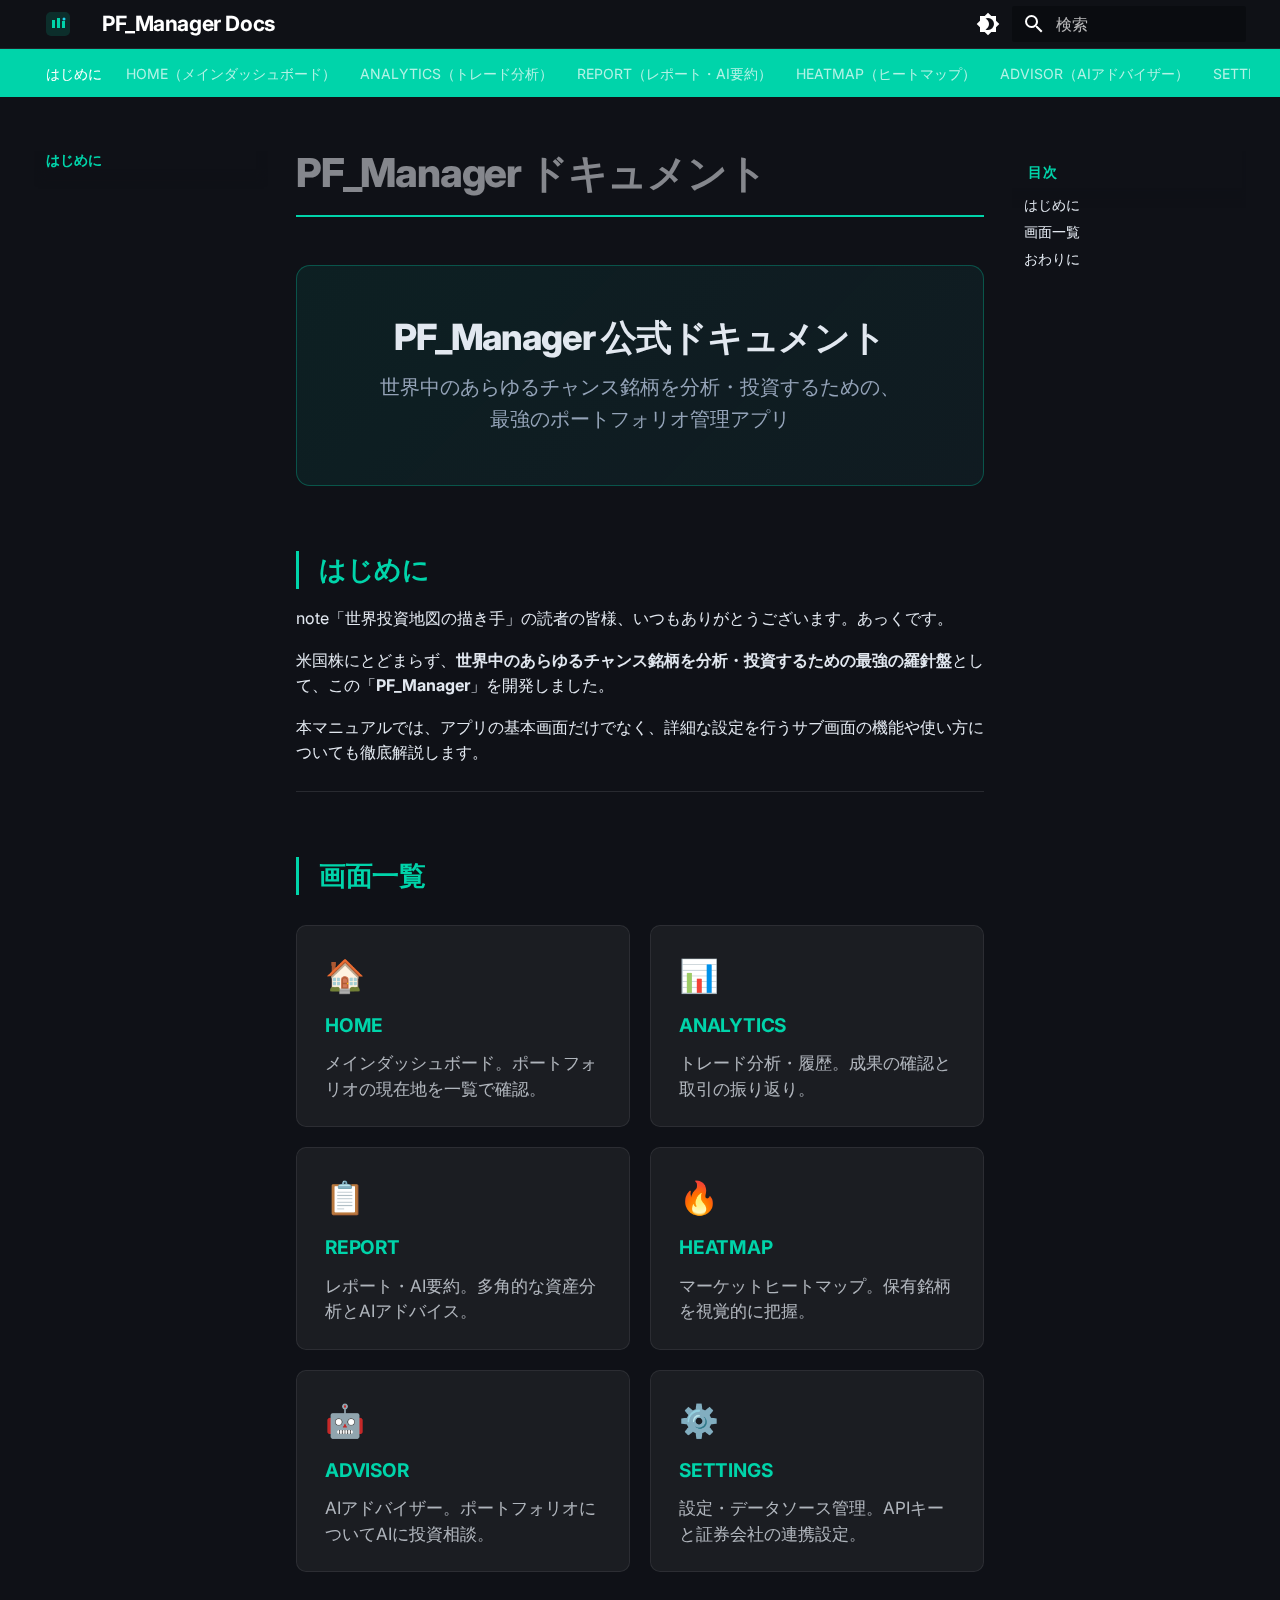
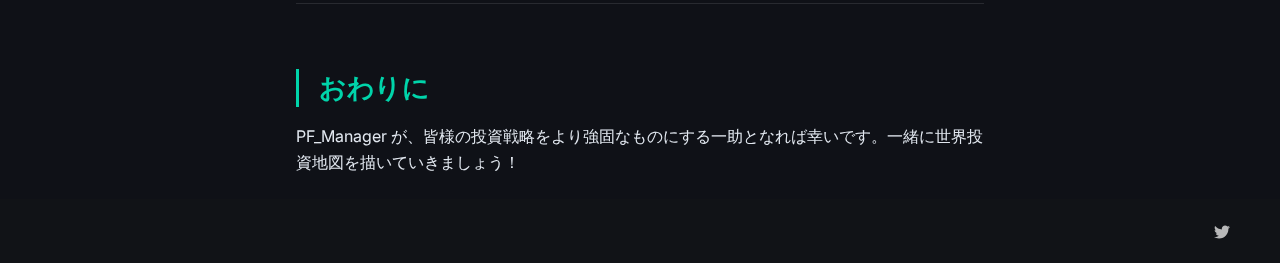
<file: index.html>
<!doctype html>
<html lang="ja" class="no-js">
  <head>
    
      <meta charset="utf-8">
      <meta name="viewport" content="width=device-width,initial-scale=1">
      
        <meta name="description" content="ポートフォリオ管理アプリ PF_Manager 公式ドキュメント">
      
      
        <meta name="author" content="あっく">
      
      
      
      
        <link rel="next" href="01_home/">
      
      
        
      
      
      <link rel="icon" href="images/logo.svg">
      <meta name="generator" content="mkdocs-1.6.1, mkdocs-material-9.7.3">
    
    
      
        <title>PF_Manager Docs</title>
      
    
    
      <link rel="stylesheet" href="assets/stylesheets/main.484c7ddc.min.css">
      
        
        <link rel="stylesheet" href="assets/stylesheets/palette.ab4e12ef.min.css">
      
      


    
    
      
    
    
      
        
        
        <link rel="preconnect" href="https://fonts.gstatic.com" crossorigin>
        <link rel="stylesheet" href="https://fonts.googleapis.com/css?family=Inter:300,300i,400,400i,700,700i%7CJetBrains+Mono:400,400i,700,700i&display=fallback">
        <style>:root{--md-text-font:"Inter";--md-code-font:"JetBrains Mono"}</style>
      
    
    
      <link rel="stylesheet" href="stylesheets/extra_v2.css">
    
    <script>__md_scope=new URL(".",location),__md_hash=e=>[...e].reduce(((e,_)=>(e<<5)-e+_.charCodeAt(0)),0),__md_get=(e,_=localStorage,t=__md_scope)=>JSON.parse(_.getItem(t.pathname+"."+e)),__md_set=(e,_,t=localStorage,a=__md_scope)=>{try{t.setItem(a.pathname+"."+e,JSON.stringify(_))}catch(e){}}</script>
    
      

    
    
  </head>
  
  
    
    
      
    
    
    
    
    <body dir="ltr" data-md-color-scheme="slate" data-md-color-primary="teal" data-md-color-accent="cyan">
  
    
    <input class="md-toggle" data-md-toggle="drawer" type="checkbox" id="__drawer" autocomplete="off">
    <input class="md-toggle" data-md-toggle="search" type="checkbox" id="__search" autocomplete="off">
    <label class="md-overlay" for="__drawer"></label>
    <div data-md-component="skip">
      
        
        <a href="#pf_manager" class="md-skip">
          コンテンツにスキップ
        </a>
      
    </div>
    <div data-md-component="announce">
      
    </div>
    
    
      

<header class="md-header" data-md-component="header">
  <nav class="md-header__inner md-grid" aria-label="ヘッダー">
    <a href="." title="PF_Manager Docs" class="md-header__button md-logo" aria-label="PF_Manager Docs" data-md-component="logo">
      
  <img src="images/logo.svg" alt="logo">

    </a>
    <label class="md-header__button md-icon" for="__drawer">
      
      <svg xmlns="http://www.w3.org/2000/svg" viewBox="0 0 24 24"><path d="M3 6h18v2H3zm0 5h18v2H3zm0 5h18v2H3z"/></svg>
    </label>
    <div class="md-header__title" data-md-component="header-title">
      <div class="md-header__ellipsis">
        <div class="md-header__topic">
          <span class="md-ellipsis">
            PF_Manager Docs
          </span>
        </div>
        <div class="md-header__topic" data-md-component="header-topic">
          <span class="md-ellipsis">
            
              はじめに
            
          </span>
        </div>
      </div>
    </div>
    
      
        <form class="md-header__option" data-md-component="palette">
  
    
    
    
    <input class="md-option" data-md-color-media="" data-md-color-scheme="slate" data-md-color-primary="teal" data-md-color-accent="cyan"  aria-label="ライトモードに切り替え"  type="radio" name="__palette" id="__palette_0">
    
      <label class="md-header__button md-icon" title="ライトモードに切り替え" for="__palette_1" hidden>
        <svg xmlns="http://www.w3.org/2000/svg" viewBox="0 0 24 24"><path d="M12 18c-.89 0-1.74-.2-2.5-.55C11.56 16.5 13 14.42 13 12s-1.44-4.5-3.5-5.45C10.26 6.2 11.11 6 12 6a6 6 0 0 1 6 6 6 6 0 0 1-6 6m8-9.31V4h-4.69L12 .69 8.69 4H4v4.69L.69 12 4 15.31V20h4.69L12 23.31 15.31 20H20v-4.69L23.31 12z"/></svg>
      </label>
    
  
    
    
    
    <input class="md-option" data-md-color-media="" data-md-color-scheme="default" data-md-color-primary="teal" data-md-color-accent="cyan"  aria-label="ダークモードに切り替え"  type="radio" name="__palette" id="__palette_1">
    
      <label class="md-header__button md-icon" title="ダークモードに切り替え" for="__palette_0" hidden>
        <svg xmlns="http://www.w3.org/2000/svg" viewBox="0 0 24 24"><path d="M12 8a4 4 0 0 0-4 4 4 4 0 0 0 4 4 4 4 0 0 0 4-4 4 4 0 0 0-4-4m0 10a6 6 0 0 1-6-6 6 6 0 0 1 6-6 6 6 0 0 1 6 6 6 6 0 0 1-6 6m8-9.31V4h-4.69L12 .69 8.69 4H4v4.69L.69 12 4 15.31V20h4.69L12 23.31 15.31 20H20v-4.69L23.31 12z"/></svg>
      </label>
    
  
</form>
      
    
    
      <script>var palette=__md_get("__palette");if(palette&&palette.color){if("(prefers-color-scheme)"===palette.color.media){var media=matchMedia("(prefers-color-scheme: light)"),input=document.querySelector(media.matches?"[data-md-color-media='(prefers-color-scheme: light)']":"[data-md-color-media='(prefers-color-scheme: dark)']");palette.color.media=input.getAttribute("data-md-color-media"),palette.color.scheme=input.getAttribute("data-md-color-scheme"),palette.color.primary=input.getAttribute("data-md-color-primary"),palette.color.accent=input.getAttribute("data-md-color-accent")}for(var[key,value]of Object.entries(palette.color))document.body.setAttribute("data-md-color-"+key,value)}</script>
    
    
    
      
      
        <label class="md-header__button md-icon" for="__search">
          
          <svg xmlns="http://www.w3.org/2000/svg" viewBox="0 0 24 24"><path d="M9.5 3A6.5 6.5 0 0 1 16 9.5c0 1.61-.59 3.09-1.56 4.23l.27.27h.79l5 5-1.5 1.5-5-5v-.79l-.27-.27A6.52 6.52 0 0 1 9.5 16 6.5 6.5 0 0 1 3 9.5 6.5 6.5 0 0 1 9.5 3m0 2C7 5 5 7 5 9.5S7 14 9.5 14 14 12 14 9.5 12 5 9.5 5"/></svg>
        </label>
        <div class="md-search" data-md-component="search" role="dialog">
  <label class="md-search__overlay" for="__search"></label>
  <div class="md-search__inner" role="search">
    <form class="md-search__form" name="search">
      <input type="text" class="md-search__input" name="query" aria-label="検索" placeholder="検索" autocapitalize="off" autocorrect="off" autocomplete="off" spellcheck="false" data-md-component="search-query" required>
      <label class="md-search__icon md-icon" for="__search">
        
        <svg xmlns="http://www.w3.org/2000/svg" viewBox="0 0 24 24"><path d="M9.5 3A6.5 6.5 0 0 1 16 9.5c0 1.61-.59 3.09-1.56 4.23l.27.27h.79l5 5-1.5 1.5-5-5v-.79l-.27-.27A6.52 6.52 0 0 1 9.5 16 6.5 6.5 0 0 1 3 9.5 6.5 6.5 0 0 1 9.5 3m0 2C7 5 5 7 5 9.5S7 14 9.5 14 14 12 14 9.5 12 5 9.5 5"/></svg>
        
        <svg xmlns="http://www.w3.org/2000/svg" viewBox="0 0 24 24"><path d="M20 11v2H8l5.5 5.5-1.42 1.42L4.16 12l7.92-7.92L13.5 5.5 8 11z"/></svg>
      </label>
      <nav class="md-search__options" aria-label="検索">
        
        <button type="reset" class="md-search__icon md-icon" title="クリア" aria-label="クリア" tabindex="-1">
          
          <svg xmlns="http://www.w3.org/2000/svg" viewBox="0 0 24 24"><path d="M19 6.41 17.59 5 12 10.59 6.41 5 5 6.41 10.59 12 5 17.59 6.41 19 12 13.41 17.59 19 19 17.59 13.41 12z"/></svg>
        </button>
      </nav>
      
        <div class="md-search__suggest" data-md-component="search-suggest"></div>
      
    </form>
    <div class="md-search__output">
      <div class="md-search__scrollwrap" tabindex="0" data-md-scrollfix>
        <div class="md-search-result" data-md-component="search-result">
          <div class="md-search-result__meta">
            検索を初期化
          </div>
          <ol class="md-search-result__list" role="presentation"></ol>
        </div>
      </div>
    </div>
  </div>
</div>
      
    
    
  </nav>
  
</header>
    
    <div class="md-container" data-md-component="container">
      
      
        
          
            
<nav class="md-tabs" aria-label="タブ" data-md-component="tabs">
  <div class="md-grid">
    <ul class="md-tabs__list">
      
        
  
  
  
    
  
  
    <li class="md-tabs__item md-tabs__item--active">
      <a href="." class="md-tabs__link">
        
  
  
    
  
  はじめに

      </a>
    </li>
  

      
        
  
  
  
  
    <li class="md-tabs__item">
      <a href="01_home/" class="md-tabs__link">
        
  
  
    
  
  HOME（メインダッシュボード）

      </a>
    </li>
  

      
        
  
  
  
  
    <li class="md-tabs__item">
      <a href="02_analytics/" class="md-tabs__link">
        
  
  
    
  
  ANALYTICS（トレード分析）

      </a>
    </li>
  

      
        
  
  
  
  
    <li class="md-tabs__item">
      <a href="03_report/" class="md-tabs__link">
        
  
  
    
  
  REPORT（レポート・AI要約）

      </a>
    </li>
  

      
        
  
  
  
  
    <li class="md-tabs__item">
      <a href="04_heatmap/" class="md-tabs__link">
        
  
  
    
  
  HEATMAP（ヒートマップ）

      </a>
    </li>
  

      
        
  
  
  
  
    <li class="md-tabs__item">
      <a href="05_advisor/" class="md-tabs__link">
        
  
  
    
  
  ADVISOR（AIアドバイザー）

      </a>
    </li>
  

      
        
  
  
  
  
    <li class="md-tabs__item">
      <a href="06_settings/" class="md-tabs__link">
        
  
  
    
  
  SETTINGS（設定管理）

      </a>
    </li>
  

      
    </ul>
  </div>
</nav>
          
        
      
      <main class="md-main" data-md-component="main">
        <div class="md-main__inner md-grid">
          
            
              
              <div class="md-sidebar md-sidebar--primary" data-md-component="sidebar" data-md-type="navigation" >
                <div class="md-sidebar__scrollwrap">
                  <div class="md-sidebar__inner">
                    


  


<nav class="md-nav md-nav--primary md-nav--lifted" aria-label="ナビゲーション" data-md-level="0">
  <label class="md-nav__title" for="__drawer">
    <a href="." title="PF_Manager Docs" class="md-nav__button md-logo" aria-label="PF_Manager Docs" data-md-component="logo">
      
  <img src="images/logo.svg" alt="logo">

    </a>
    PF_Manager Docs
  </label>
  
  <ul class="md-nav__list" data-md-scrollfix>
    
      
      
  
  
    
  
  
  
    <li class="md-nav__item md-nav__item--active">
      
      <input class="md-nav__toggle md-toggle" type="checkbox" id="__toc">
      
      
        
      
      
        <label class="md-nav__link md-nav__link--active" for="__toc">
          
  
  
  <span class="md-ellipsis">
    
  
    はじめに
  

    
  </span>
  
  

          <span class="md-nav__icon md-icon"></span>
        </label>
      
      <a href="." class="md-nav__link md-nav__link--active">
        
  
  
  <span class="md-ellipsis">
    
  
    はじめに
  

    
  </span>
  
  

      </a>
      
        

<nav class="md-nav md-nav--secondary" aria-label="目次">
  
  
  
    
  
  
    <label class="md-nav__title" for="__toc">
      <span class="md-nav__icon md-icon"></span>
      目次
    </label>
    <ul class="md-nav__list" data-md-component="toc" data-md-scrollfix>
      
        <li class="md-nav__item">
  <a href="#_1" class="md-nav__link">
    <span class="md-ellipsis">
      
        はじめに
      
    </span>
  </a>
  
</li>
      
        <li class="md-nav__item">
  <a href="#_2" class="md-nav__link">
    <span class="md-ellipsis">
      
        画面一覧
      
    </span>
  </a>
  
</li>
      
        <li class="md-nav__item">
  <a href="#_3" class="md-nav__link">
    <span class="md-ellipsis">
      
        おわりに
      
    </span>
  </a>
  
</li>
      
    </ul>
  
</nav>
      
    </li>
  

    
      
      
  
  
  
  
    <li class="md-nav__item">
      <a href="01_home/" class="md-nav__link">
        
  
  
  <span class="md-ellipsis">
    
  
    HOME（メインダッシュボード）
  

    
  </span>
  
  

      </a>
    </li>
  

    
      
      
  
  
  
  
    <li class="md-nav__item">
      <a href="02_analytics/" class="md-nav__link">
        
  
  
  <span class="md-ellipsis">
    
  
    ANALYTICS（トレード分析）
  

    
  </span>
  
  

      </a>
    </li>
  

    
      
      
  
  
  
  
    <li class="md-nav__item">
      <a href="03_report/" class="md-nav__link">
        
  
  
  <span class="md-ellipsis">
    
  
    REPORT（レポート・AI要約）
  

    
  </span>
  
  

      </a>
    </li>
  

    
      
      
  
  
  
  
    <li class="md-nav__item">
      <a href="04_heatmap/" class="md-nav__link">
        
  
  
  <span class="md-ellipsis">
    
  
    HEATMAP（ヒートマップ）
  

    
  </span>
  
  

      </a>
    </li>
  

    
      
      
  
  
  
  
    <li class="md-nav__item">
      <a href="05_advisor/" class="md-nav__link">
        
  
  
  <span class="md-ellipsis">
    
  
    ADVISOR（AIアドバイザー）
  

    
  </span>
  
  

      </a>
    </li>
  

    
      
      
  
  
  
  
    <li class="md-nav__item">
      <a href="06_settings/" class="md-nav__link">
        
  
  
  <span class="md-ellipsis">
    
  
    SETTINGS（設定管理）
  

    
  </span>
  
  

      </a>
    </li>
  

    
  </ul>
</nav>
                  </div>
                </div>
              </div>
            
            
              
              <div class="md-sidebar md-sidebar--secondary" data-md-component="sidebar" data-md-type="toc" >
                <div class="md-sidebar__scrollwrap">
                  <div class="md-sidebar__inner">
                    

<nav class="md-nav md-nav--secondary" aria-label="目次">
  
  
  
    
  
  
    <label class="md-nav__title" for="__toc">
      <span class="md-nav__icon md-icon"></span>
      目次
    </label>
    <ul class="md-nav__list" data-md-component="toc" data-md-scrollfix>
      
        <li class="md-nav__item">
  <a href="#_1" class="md-nav__link">
    <span class="md-ellipsis">
      
        はじめに
      
    </span>
  </a>
  
</li>
      
        <li class="md-nav__item">
  <a href="#_2" class="md-nav__link">
    <span class="md-ellipsis">
      
        画面一覧
      
    </span>
  </a>
  
</li>
      
        <li class="md-nav__item">
  <a href="#_3" class="md-nav__link">
    <span class="md-ellipsis">
      
        おわりに
      
    </span>
  </a>
  
</li>
      
    </ul>
  
</nav>
                  </div>
                </div>
              </div>
            
          
          
            <div class="md-content" data-md-component="content">
              
              <article class="md-content__inner md-typeset">
                
                  



<h1 id="pf_manager">PF_Manager ドキュメント<a class="headerlink" href="#pf_manager" title="Permanent link">&para;</a></h1>
<div class="pf-hero">
<div class="pf-hero-title">PF_Manager 公式ドキュメント</div>
<p class="pf-hero-sub">世界中のあらゆるチャンス銘柄を分析・投資するための、最強のポートフォリオ管理アプリ</p>
</div>

<h2 id="_1">はじめに<a class="headerlink" href="#_1" title="Permanent link">&para;</a></h2>
<p>note「世界投資地図の描き手」の読者の皆様、いつもありがとうございます。あっくです。</p>
<p>米国株にとどまらず、<strong>世界中のあらゆるチャンス銘柄を分析・投資するための最強の羅針盤</strong>として、この「<strong>PF_Manager</strong>」を開発しました。</p>
<p>本マニュアルでは、アプリの基本画面だけでなく、詳細な設定を行うサブ画面の機能や使い方についても徹底解説します。</p>
<hr />
<h2 id="_2">画面一覧<a class="headerlink" href="#_2" title="Permanent link">&para;</a></h2>
<div class="pf-card-grid">
  <a href="01_home/" class="pf-card">
    <div class="pf-card-icon">🏠</div>
    <h4>HOME</h4>
    <p>メインダッシュボード。ポートフォリオの現在地を一覧で確認。</p>
  </a>
  <a href="02_analytics/" class="pf-card">
    <div class="pf-card-icon">📊</div>
    <h4>ANALYTICS</h4>
    <p>トレード分析・履歴。成果の確認と取引の振り返り。</p>
  </a>
  <a href="03_report/" class="pf-card">
    <div class="pf-card-icon">📋</div>
    <h4>REPORT</h4>
    <p>レポート・AI要約。多角的な資産分析とAIアドバイス。</p>
  </a>
  <a href="04_heatmap/" class="pf-card">
    <div class="pf-card-icon">🔥</div>
    <h4>HEATMAP</h4>
    <p>マーケットヒートマップ。保有銘柄を視覚的に把握。</p>
  </a>
  <a href="05_advisor/" class="pf-card">
    <div class="pf-card-icon">🤖</div>
    <h4>ADVISOR</h4>
    <p>AIアドバイザー。ポートフォリオについてAIに投資相談。</p>
  </a>
  <a href="06_settings/" class="pf-card">
    <div class="pf-card-icon">⚙️</div>
    <h4>SETTINGS</h4>
    <p>設定・データソース管理。APIキーと証券会社の連携設定。</p>
  </a>
</div>

<hr />
<h2 id="_3">おわりに<a class="headerlink" href="#_3" title="Permanent link">&para;</a></h2>
<p>PF_Manager が、皆様の投資戦略をより強固なものにする一助となれば幸いです。一緒に世界投資地図を描いていきましょう！</p>












                
              </article>
            </div>
          
          
  <script>var tabs=__md_get("__tabs");if(Array.isArray(tabs))e:for(var set of document.querySelectorAll(".tabbed-set")){var labels=set.querySelector(".tabbed-labels");for(var tab of tabs)for(var label of labels.getElementsByTagName("label"))if(label.innerText.trim()===tab){var input=document.getElementById(label.htmlFor);input.checked=!0;continue e}}</script>

<script>var target=document.getElementById(location.hash.slice(1));target&&target.name&&(target.checked=target.name.startsWith("__tabbed_"))</script>
        </div>
        
          <button type="button" class="md-top md-icon" data-md-component="top" hidden>
  
  <svg xmlns="http://www.w3.org/2000/svg" viewBox="0 0 24 24"><path d="M13 20h-2V8l-5.5 5.5-1.42-1.42L12 4.16l7.92 7.92-1.42 1.42L13 8z"/></svg>
  ページトップへ戻る
</button>
        
      </main>
      
        <footer class="md-footer">
  
  <div class="md-footer-meta md-typeset">
    <div class="md-footer-meta__inner md-grid">
      <div class="md-copyright">
  
  
</div>
      
        
<div class="md-social">
  
    
    
    
    
      
      
    
    <a href="https://twitter.com/" target="_blank" rel="noopener" title="twitter.com" class="md-social__link">
      <svg xmlns="http://www.w3.org/2000/svg" viewBox="0 0 512 512"><!--! Font Awesome Free 7.1.0 by @fontawesome - https://fontawesome.com License - https://fontawesome.com/license/free (Icons: CC BY 4.0, Fonts: SIL OFL 1.1, Code: MIT License) Copyright 2025 Fonticons, Inc.--><path d="M459.4 151.7c.3 4.5.3 9.1.3 13.6 0 138.7-105.6 298.6-298.6 298.6-59.5 0-114.7-17.2-161.1-47.1 8.4 1 16.6 1.3 25.3 1.3 49.1 0 94.2-16.6 130.3-44.8-46.1-1-84.8-31.2-98.1-72.8 6.5 1 13 1.6 19.8 1.6 9.4 0 18.8-1.3 27.6-3.6-48.1-9.7-84.1-52-84.1-103v-1.3c14 7.8 30.2 12.7 47.4 13.3-28.3-18.8-46.8-51-46.8-87.4 0-19.5 5.2-37.4 14.3-53C87.4 130.8 165 172.4 252.1 176.9c-1.6-7.8-2.6-15.9-2.6-24C249.5 95.1 296.3 48 354.4 48c30.2 0 57.5 12.7 76.7 33.1 23.7-4.5 46.5-13.3 66.6-25.3-7.8 24.4-24.4 44.8-46.1 57.8 21.1-2.3 41.6-8.1 60.4-16.2-14.3 20.8-32.2 39.3-52.6 54.3"/></svg>
    </a>
  
</div>
      
    </div>
  </div>
</footer>
      
    </div>
    <div class="md-dialog" data-md-component="dialog">
      <div class="md-dialog__inner md-typeset"></div>
    </div>
    
    
    
      
      
      <script id="__config" type="application/json">{"annotate": null, "base": ".", "features": ["navigation.sections", "navigation.tabs", "navigation.top", "navigation.indexes", "navigation.expand", "search.highlight", "search.suggest", "content.code.copy", "content.tabs.link", "toc.follow"], "search": "assets/javascripts/workers/search.2c215733.min.js", "tags": null, "translations": {"clipboard.copied": "\u30b3\u30d4\u30fc\u3057\u307e\u3057\u305f", "clipboard.copy": "\u30af\u30ea\u30c3\u30d7\u30dc\u30fc\u30c9\u3078\u30b3\u30d4\u30fc", "search.result.more.one": "\u3053\u306e\u30da\u30fc\u30b8\u5185\u306b\u3082\u30461\u4ef6\u898b\u3064\u304b\u308a\u307e\u3057\u305f", "search.result.more.other": "\u3053\u306e\u30da\u30fc\u30b8\u5185\u306b\u3042\u3068#\u4ef6\u898b\u3064\u304b\u308a\u307e\u3057\u305f", "search.result.none": "\u4f55\u3082\u898b\u3064\u304b\u308a\u307e\u305b\u3093\u3067\u3057\u305f", "search.result.one": "1\u4ef6\u898b\u3064\u304b\u308a\u307e\u3057\u305f", "search.result.other": "#\u4ef6\u898b\u3064\u304b\u308a\u307e\u3057\u305f", "search.result.placeholder": "\u691c\u7d22\u30ad\u30fc\u30ef\u30fc\u30c9\u3092\u5165\u529b\u3057\u3066\u304f\u3060\u3055\u3044", "search.result.term.missing": "\u691c\u7d22\u306b\u542b\u307e\u308c\u306a\u3044", "select.version": "\u30d0\u30fc\u30b8\u30e7\u30f3\u5207\u308a\u66ff\u3048"}, "version": null}</script>
    
    
      <script src="assets/javascripts/bundle.79ae519e.min.js"></script>
      
    
  </body>
</html>
</file>
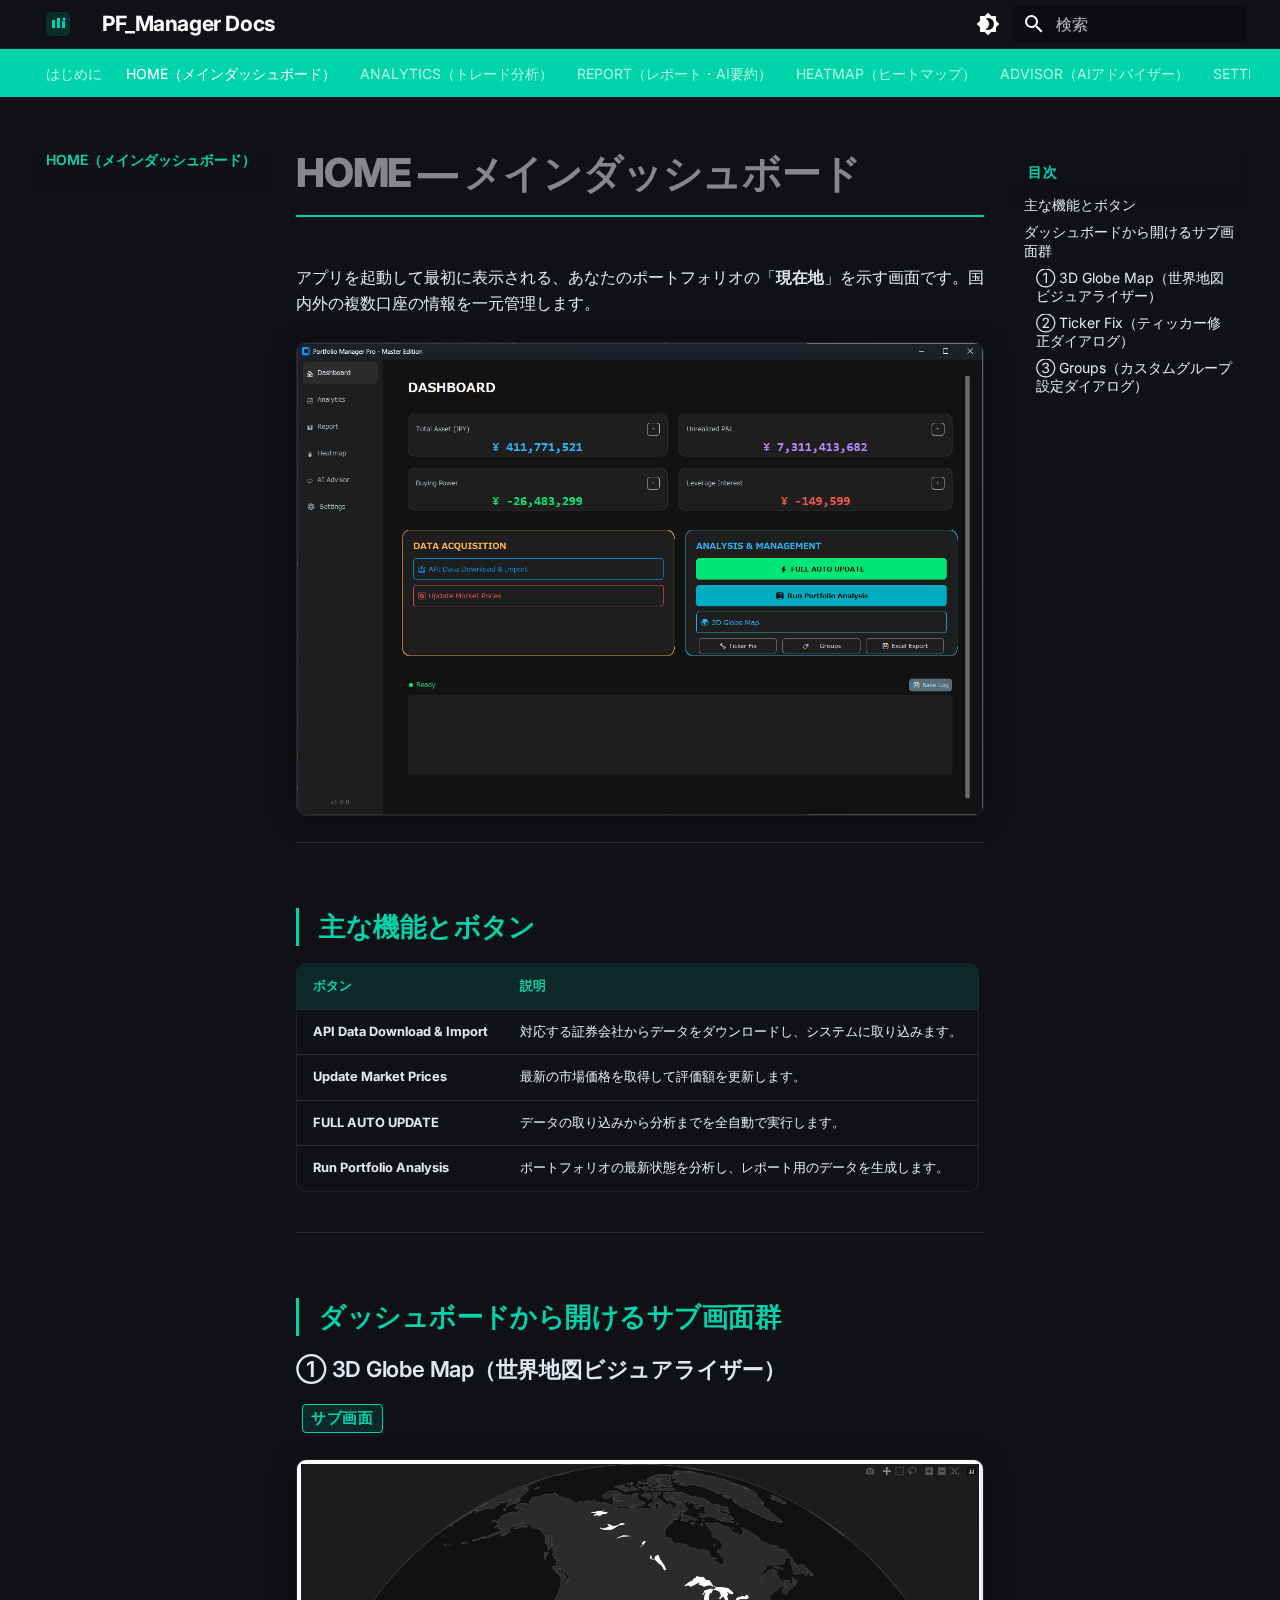
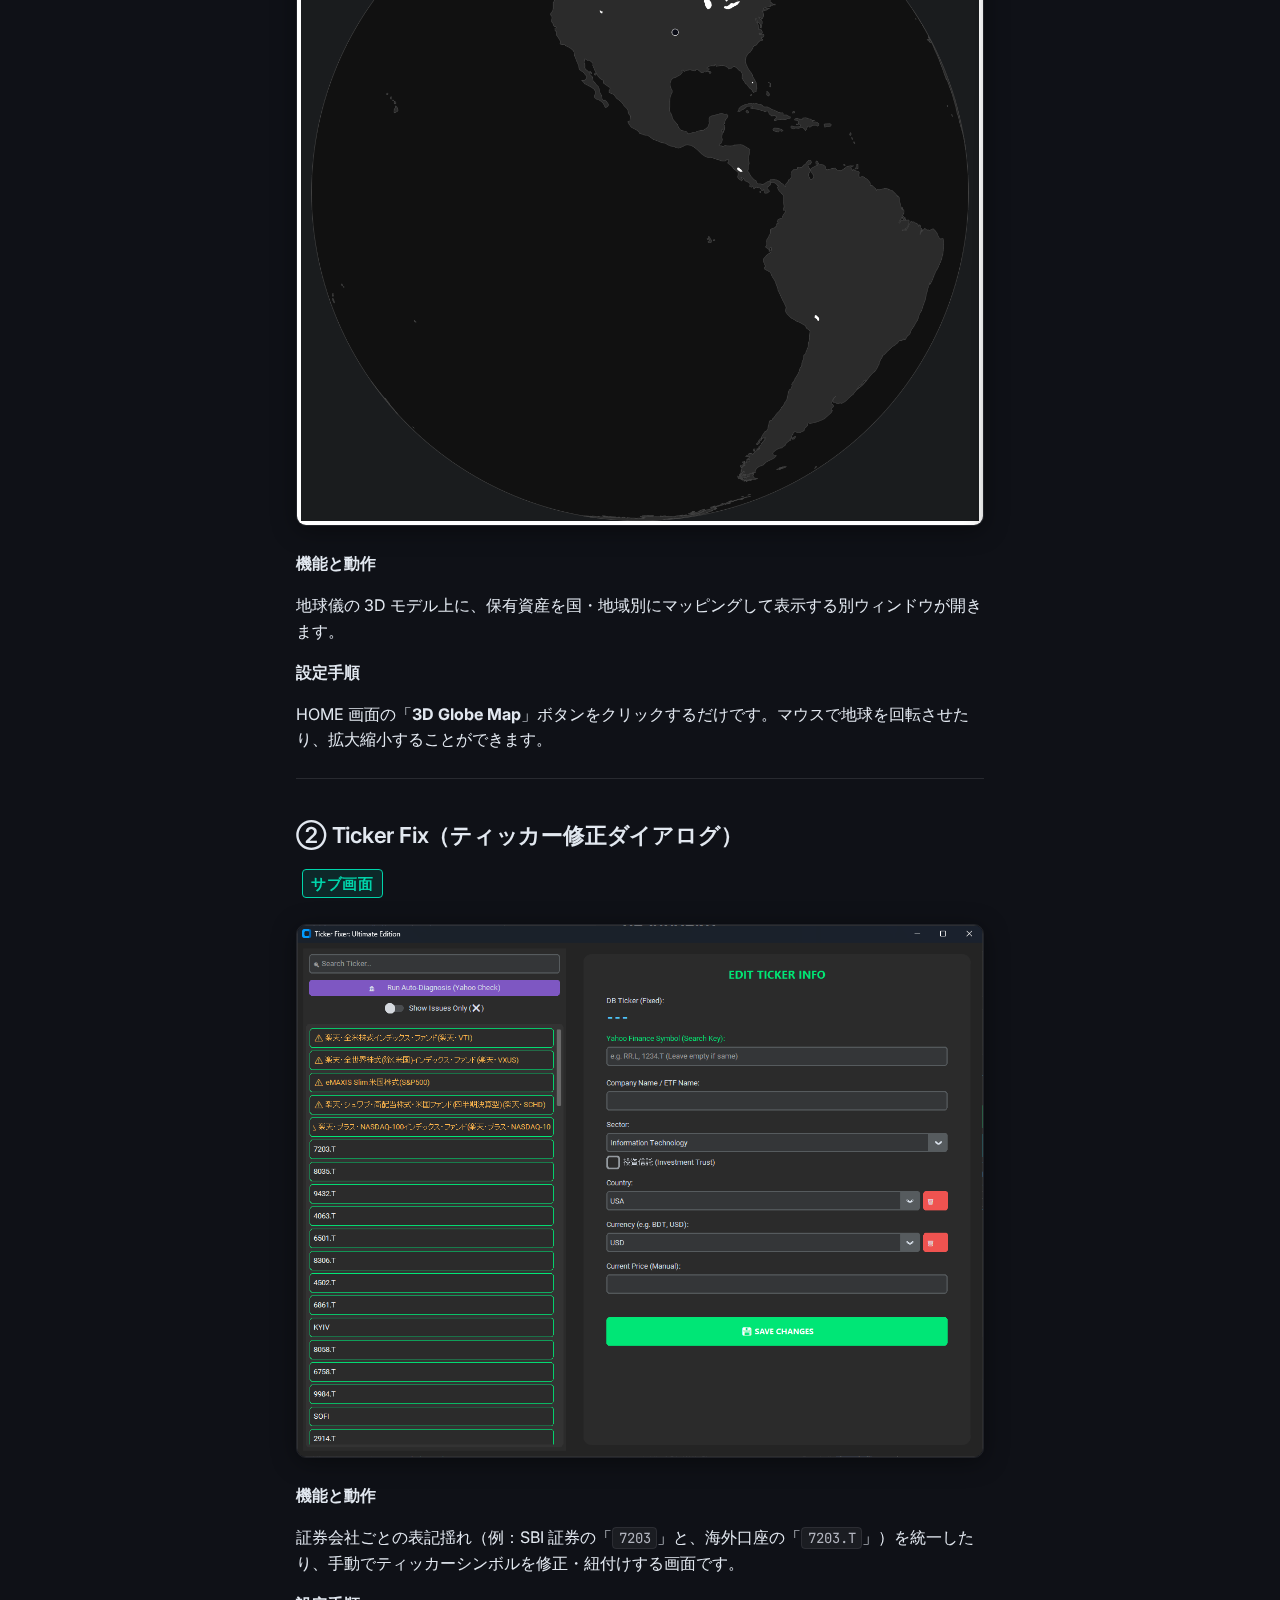
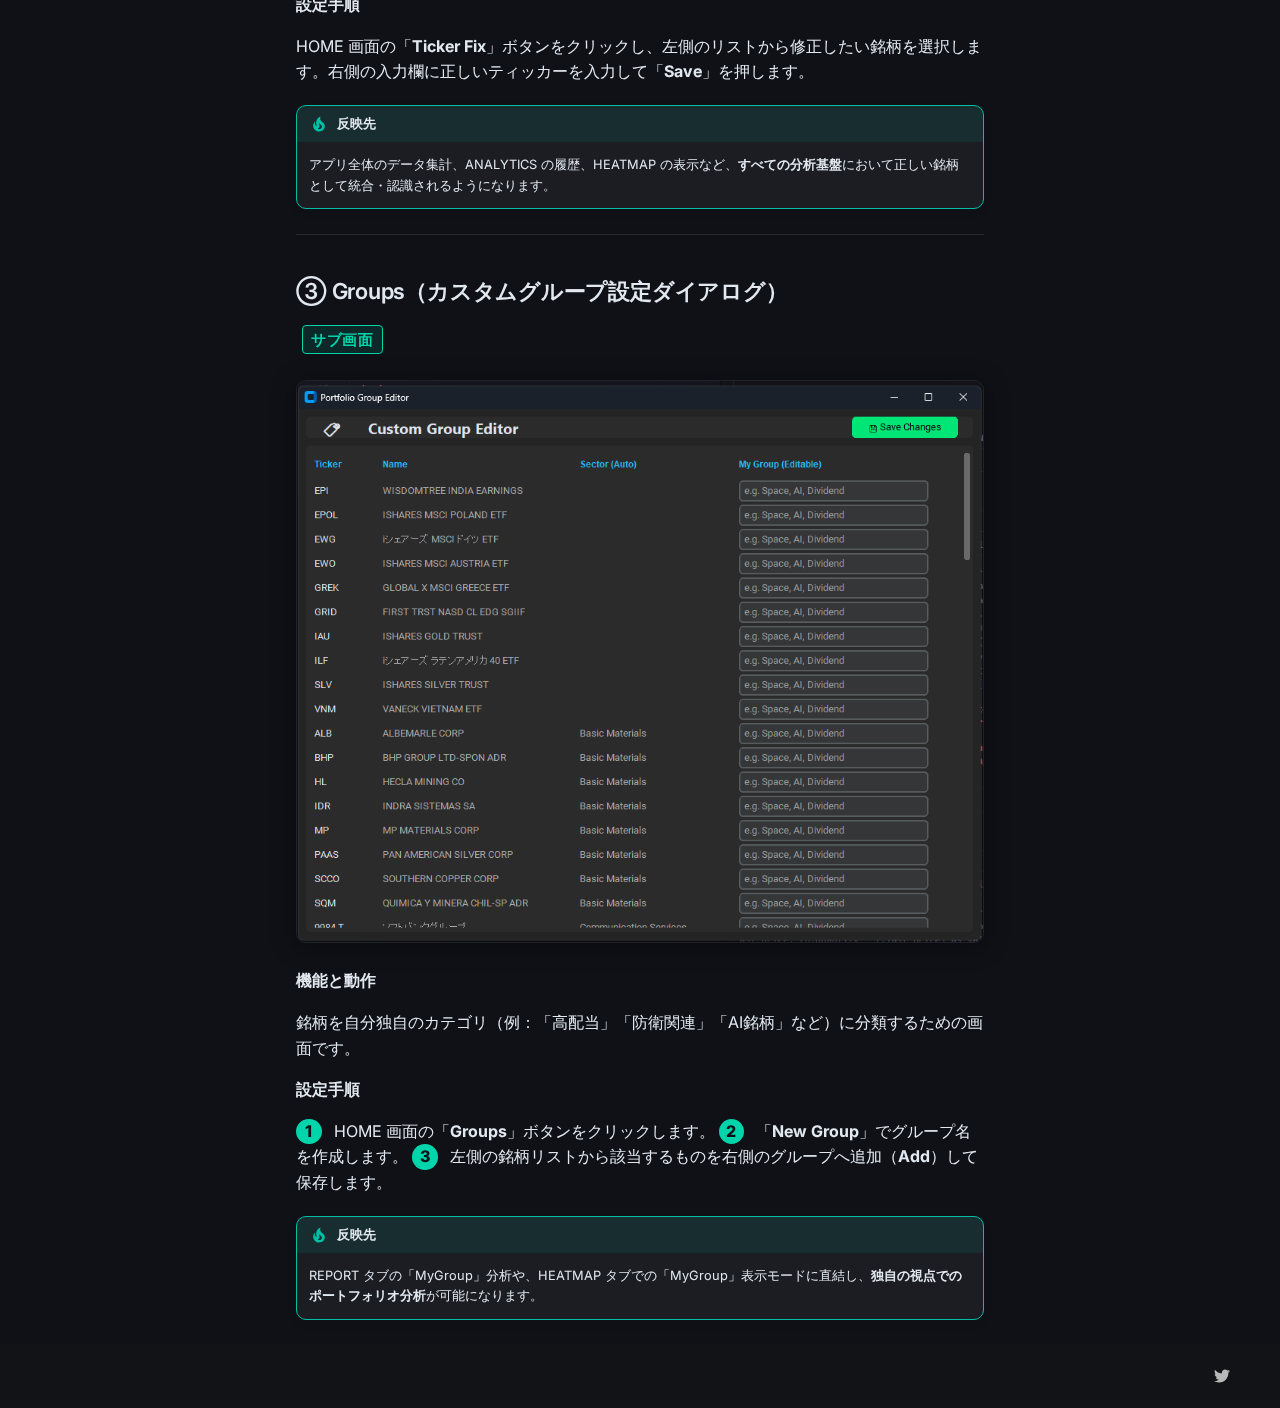
<file: 01_home/index.html>
<!doctype html>
<html lang="ja" class="no-js">
  <head>
    
      <meta charset="utf-8">
      <meta name="viewport" content="width=device-width,initial-scale=1">
      
        <meta name="description" content="ポートフォリオ管理アプリ PF_Manager 公式ドキュメント">
      
      
        <meta name="author" content="あっく">
      
      
      
        <link rel="prev" href="..">
      
      
        <link rel="next" href="../02_analytics/">
      
      
        
      
      
      <link rel="icon" href="../images/logo.svg">
      <meta name="generator" content="mkdocs-1.6.1, mkdocs-material-9.7.3">
    
    
      
        <title>HOME（メインダッシュボード） - PF_Manager Docs</title>
      
    
    
      <link rel="stylesheet" href="../assets/stylesheets/main.484c7ddc.min.css">
      
        
        <link rel="stylesheet" href="../assets/stylesheets/palette.ab4e12ef.min.css">
      
      


    
    
      
    
    
      
        
        
        <link rel="preconnect" href="https://fonts.gstatic.com" crossorigin>
        <link rel="stylesheet" href="https://fonts.googleapis.com/css?family=Inter:300,300i,400,400i,700,700i%7CJetBrains+Mono:400,400i,700,700i&display=fallback">
        <style>:root{--md-text-font:"Inter";--md-code-font:"JetBrains Mono"}</style>
      
    
    
      <link rel="stylesheet" href="../stylesheets/extra_v2.css">
    
    <script>__md_scope=new URL("..",location),__md_hash=e=>[...e].reduce(((e,_)=>(e<<5)-e+_.charCodeAt(0)),0),__md_get=(e,_=localStorage,t=__md_scope)=>JSON.parse(_.getItem(t.pathname+"."+e)),__md_set=(e,_,t=localStorage,a=__md_scope)=>{try{t.setItem(a.pathname+"."+e,JSON.stringify(_))}catch(e){}}</script>
    
      

    
    
  </head>
  
  
    
    
      
    
    
    
    
    <body dir="ltr" data-md-color-scheme="slate" data-md-color-primary="teal" data-md-color-accent="cyan">
  
    
    <input class="md-toggle" data-md-toggle="drawer" type="checkbox" id="__drawer" autocomplete="off">
    <input class="md-toggle" data-md-toggle="search" type="checkbox" id="__search" autocomplete="off">
    <label class="md-overlay" for="__drawer"></label>
    <div data-md-component="skip">
      
        
        <a href="#home" class="md-skip">
          コンテンツにスキップ
        </a>
      
    </div>
    <div data-md-component="announce">
      
    </div>
    
    
      

<header class="md-header" data-md-component="header">
  <nav class="md-header__inner md-grid" aria-label="ヘッダー">
    <a href=".." title="PF_Manager Docs" class="md-header__button md-logo" aria-label="PF_Manager Docs" data-md-component="logo">
      
  <img src="../images/logo.svg" alt="logo">

    </a>
    <label class="md-header__button md-icon" for="__drawer">
      
      <svg xmlns="http://www.w3.org/2000/svg" viewBox="0 0 24 24"><path d="M3 6h18v2H3zm0 5h18v2H3zm0 5h18v2H3z"/></svg>
    </label>
    <div class="md-header__title" data-md-component="header-title">
      <div class="md-header__ellipsis">
        <div class="md-header__topic">
          <span class="md-ellipsis">
            PF_Manager Docs
          </span>
        </div>
        <div class="md-header__topic" data-md-component="header-topic">
          <span class="md-ellipsis">
            
              HOME（メインダッシュボード）
            
          </span>
        </div>
      </div>
    </div>
    
      
        <form class="md-header__option" data-md-component="palette">
  
    
    
    
    <input class="md-option" data-md-color-media="" data-md-color-scheme="slate" data-md-color-primary="teal" data-md-color-accent="cyan"  aria-label="ライトモードに切り替え"  type="radio" name="__palette" id="__palette_0">
    
      <label class="md-header__button md-icon" title="ライトモードに切り替え" for="__palette_1" hidden>
        <svg xmlns="http://www.w3.org/2000/svg" viewBox="0 0 24 24"><path d="M12 18c-.89 0-1.74-.2-2.5-.55C11.56 16.5 13 14.42 13 12s-1.44-4.5-3.5-5.45C10.26 6.2 11.11 6 12 6a6 6 0 0 1 6 6 6 6 0 0 1-6 6m8-9.31V4h-4.69L12 .69 8.69 4H4v4.69L.69 12 4 15.31V20h4.69L12 23.31 15.31 20H20v-4.69L23.31 12z"/></svg>
      </label>
    
  
    
    
    
    <input class="md-option" data-md-color-media="" data-md-color-scheme="default" data-md-color-primary="teal" data-md-color-accent="cyan"  aria-label="ダークモードに切り替え"  type="radio" name="__palette" id="__palette_1">
    
      <label class="md-header__button md-icon" title="ダークモードに切り替え" for="__palette_0" hidden>
        <svg xmlns="http://www.w3.org/2000/svg" viewBox="0 0 24 24"><path d="M12 8a4 4 0 0 0-4 4 4 4 0 0 0 4 4 4 4 0 0 0 4-4 4 4 0 0 0-4-4m0 10a6 6 0 0 1-6-6 6 6 0 0 1 6-6 6 6 0 0 1 6 6 6 6 0 0 1-6 6m8-9.31V4h-4.69L12 .69 8.69 4H4v4.69L.69 12 4 15.31V20h4.69L12 23.31 15.31 20H20v-4.69L23.31 12z"/></svg>
      </label>
    
  
</form>
      
    
    
      <script>var palette=__md_get("__palette");if(palette&&palette.color){if("(prefers-color-scheme)"===palette.color.media){var media=matchMedia("(prefers-color-scheme: light)"),input=document.querySelector(media.matches?"[data-md-color-media='(prefers-color-scheme: light)']":"[data-md-color-media='(prefers-color-scheme: dark)']");palette.color.media=input.getAttribute("data-md-color-media"),palette.color.scheme=input.getAttribute("data-md-color-scheme"),palette.color.primary=input.getAttribute("data-md-color-primary"),palette.color.accent=input.getAttribute("data-md-color-accent")}for(var[key,value]of Object.entries(palette.color))document.body.setAttribute("data-md-color-"+key,value)}</script>
    
    
    
      
      
        <label class="md-header__button md-icon" for="__search">
          
          <svg xmlns="http://www.w3.org/2000/svg" viewBox="0 0 24 24"><path d="M9.5 3A6.5 6.5 0 0 1 16 9.5c0 1.61-.59 3.09-1.56 4.23l.27.27h.79l5 5-1.5 1.5-5-5v-.79l-.27-.27A6.52 6.52 0 0 1 9.5 16 6.5 6.5 0 0 1 3 9.5 6.5 6.5 0 0 1 9.5 3m0 2C7 5 5 7 5 9.5S7 14 9.5 14 14 12 14 9.5 12 5 9.5 5"/></svg>
        </label>
        <div class="md-search" data-md-component="search" role="dialog">
  <label class="md-search__overlay" for="__search"></label>
  <div class="md-search__inner" role="search">
    <form class="md-search__form" name="search">
      <input type="text" class="md-search__input" name="query" aria-label="検索" placeholder="検索" autocapitalize="off" autocorrect="off" autocomplete="off" spellcheck="false" data-md-component="search-query" required>
      <label class="md-search__icon md-icon" for="__search">
        
        <svg xmlns="http://www.w3.org/2000/svg" viewBox="0 0 24 24"><path d="M9.5 3A6.5 6.5 0 0 1 16 9.5c0 1.61-.59 3.09-1.56 4.23l.27.27h.79l5 5-1.5 1.5-5-5v-.79l-.27-.27A6.52 6.52 0 0 1 9.5 16 6.5 6.5 0 0 1 3 9.5 6.5 6.5 0 0 1 9.5 3m0 2C7 5 5 7 5 9.5S7 14 9.5 14 14 12 14 9.5 12 5 9.5 5"/></svg>
        
        <svg xmlns="http://www.w3.org/2000/svg" viewBox="0 0 24 24"><path d="M20 11v2H8l5.5 5.5-1.42 1.42L4.16 12l7.92-7.92L13.5 5.5 8 11z"/></svg>
      </label>
      <nav class="md-search__options" aria-label="検索">
        
        <button type="reset" class="md-search__icon md-icon" title="クリア" aria-label="クリア" tabindex="-1">
          
          <svg xmlns="http://www.w3.org/2000/svg" viewBox="0 0 24 24"><path d="M19 6.41 17.59 5 12 10.59 6.41 5 5 6.41 10.59 12 5 17.59 6.41 19 12 13.41 17.59 19 19 17.59 13.41 12z"/></svg>
        </button>
      </nav>
      
        <div class="md-search__suggest" data-md-component="search-suggest"></div>
      
    </form>
    <div class="md-search__output">
      <div class="md-search__scrollwrap" tabindex="0" data-md-scrollfix>
        <div class="md-search-result" data-md-component="search-result">
          <div class="md-search-result__meta">
            検索を初期化
          </div>
          <ol class="md-search-result__list" role="presentation"></ol>
        </div>
      </div>
    </div>
  </div>
</div>
      
    
    
  </nav>
  
</header>
    
    <div class="md-container" data-md-component="container">
      
      
        
          
            
<nav class="md-tabs" aria-label="タブ" data-md-component="tabs">
  <div class="md-grid">
    <ul class="md-tabs__list">
      
        
  
  
  
  
    <li class="md-tabs__item">
      <a href=".." class="md-tabs__link">
        
  
  
    
  
  はじめに

      </a>
    </li>
  

      
        
  
  
  
    
  
  
    <li class="md-tabs__item md-tabs__item--active">
      <a href="./" class="md-tabs__link">
        
  
  
    
  
  HOME（メインダッシュボード）

      </a>
    </li>
  

      
        
  
  
  
  
    <li class="md-tabs__item">
      <a href="../02_analytics/" class="md-tabs__link">
        
  
  
    
  
  ANALYTICS（トレード分析）

      </a>
    </li>
  

      
        
  
  
  
  
    <li class="md-tabs__item">
      <a href="../03_report/" class="md-tabs__link">
        
  
  
    
  
  REPORT（レポート・AI要約）

      </a>
    </li>
  

      
        
  
  
  
  
    <li class="md-tabs__item">
      <a href="../04_heatmap/" class="md-tabs__link">
        
  
  
    
  
  HEATMAP（ヒートマップ）

      </a>
    </li>
  

      
        
  
  
  
  
    <li class="md-tabs__item">
      <a href="../05_advisor/" class="md-tabs__link">
        
  
  
    
  
  ADVISOR（AIアドバイザー）

      </a>
    </li>
  

      
        
  
  
  
  
    <li class="md-tabs__item">
      <a href="../06_settings/" class="md-tabs__link">
        
  
  
    
  
  SETTINGS（設定管理）

      </a>
    </li>
  

      
    </ul>
  </div>
</nav>
          
        
      
      <main class="md-main" data-md-component="main">
        <div class="md-main__inner md-grid">
          
            
              
              <div class="md-sidebar md-sidebar--primary" data-md-component="sidebar" data-md-type="navigation" >
                <div class="md-sidebar__scrollwrap">
                  <div class="md-sidebar__inner">
                    


  


<nav class="md-nav md-nav--primary md-nav--lifted" aria-label="ナビゲーション" data-md-level="0">
  <label class="md-nav__title" for="__drawer">
    <a href=".." title="PF_Manager Docs" class="md-nav__button md-logo" aria-label="PF_Manager Docs" data-md-component="logo">
      
  <img src="../images/logo.svg" alt="logo">

    </a>
    PF_Manager Docs
  </label>
  
  <ul class="md-nav__list" data-md-scrollfix>
    
      
      
  
  
  
  
    <li class="md-nav__item">
      <a href=".." class="md-nav__link">
        
  
  
  <span class="md-ellipsis">
    
  
    はじめに
  

    
  </span>
  
  

      </a>
    </li>
  

    
      
      
  
  
    
  
  
  
    <li class="md-nav__item md-nav__item--active">
      
      <input class="md-nav__toggle md-toggle" type="checkbox" id="__toc">
      
      
        
      
      
        <label class="md-nav__link md-nav__link--active" for="__toc">
          
  
  
  <span class="md-ellipsis">
    
  
    HOME（メインダッシュボード）
  

    
  </span>
  
  

          <span class="md-nav__icon md-icon"></span>
        </label>
      
      <a href="./" class="md-nav__link md-nav__link--active">
        
  
  
  <span class="md-ellipsis">
    
  
    HOME（メインダッシュボード）
  

    
  </span>
  
  

      </a>
      
        

<nav class="md-nav md-nav--secondary" aria-label="目次">
  
  
  
    
  
  
    <label class="md-nav__title" for="__toc">
      <span class="md-nav__icon md-icon"></span>
      目次
    </label>
    <ul class="md-nav__list" data-md-component="toc" data-md-scrollfix>
      
        <li class="md-nav__item">
  <a href="#_1" class="md-nav__link">
    <span class="md-ellipsis">
      
        主な機能とボタン
      
    </span>
  </a>
  
</li>
      
        <li class="md-nav__item">
  <a href="#_2" class="md-nav__link">
    <span class="md-ellipsis">
      
        ダッシュボードから開けるサブ画面群
      
    </span>
  </a>
  
    <nav class="md-nav" aria-label="ダッシュボードから開けるサブ画面群">
      <ul class="md-nav__list">
        
          <li class="md-nav__item">
  <a href="#1-3d-globe-map" class="md-nav__link">
    <span class="md-ellipsis">
      
        ① 3D Globe Map（世界地図ビジュアライザー）
      
    </span>
  </a>
  
</li>
        
          <li class="md-nav__item">
  <a href="#2-ticker-fix" class="md-nav__link">
    <span class="md-ellipsis">
      
        ② Ticker Fix（ティッカー修正ダイアログ）
      
    </span>
  </a>
  
</li>
        
          <li class="md-nav__item">
  <a href="#groups" class="md-nav__link">
    <span class="md-ellipsis">
      
        ③ Groups（カスタムグループ設定ダイアログ）
      
    </span>
  </a>
  
</li>
        
      </ul>
    </nav>
  
</li>
      
    </ul>
  
</nav>
      
    </li>
  

    
      
      
  
  
  
  
    <li class="md-nav__item">
      <a href="../02_analytics/" class="md-nav__link">
        
  
  
  <span class="md-ellipsis">
    
  
    ANALYTICS（トレード分析）
  

    
  </span>
  
  

      </a>
    </li>
  

    
      
      
  
  
  
  
    <li class="md-nav__item">
      <a href="../03_report/" class="md-nav__link">
        
  
  
  <span class="md-ellipsis">
    
  
    REPORT（レポート・AI要約）
  

    
  </span>
  
  

      </a>
    </li>
  

    
      
      
  
  
  
  
    <li class="md-nav__item">
      <a href="../04_heatmap/" class="md-nav__link">
        
  
  
  <span class="md-ellipsis">
    
  
    HEATMAP（ヒートマップ）
  

    
  </span>
  
  

      </a>
    </li>
  

    
      
      
  
  
  
  
    <li class="md-nav__item">
      <a href="../05_advisor/" class="md-nav__link">
        
  
  
  <span class="md-ellipsis">
    
  
    ADVISOR（AIアドバイザー）
  

    
  </span>
  
  

      </a>
    </li>
  

    
      
      
  
  
  
  
    <li class="md-nav__item">
      <a href="../06_settings/" class="md-nav__link">
        
  
  
  <span class="md-ellipsis">
    
  
    SETTINGS（設定管理）
  

    
  </span>
  
  

      </a>
    </li>
  

    
  </ul>
</nav>
                  </div>
                </div>
              </div>
            
            
              
              <div class="md-sidebar md-sidebar--secondary" data-md-component="sidebar" data-md-type="toc" >
                <div class="md-sidebar__scrollwrap">
                  <div class="md-sidebar__inner">
                    

<nav class="md-nav md-nav--secondary" aria-label="目次">
  
  
  
    
  
  
    <label class="md-nav__title" for="__toc">
      <span class="md-nav__icon md-icon"></span>
      目次
    </label>
    <ul class="md-nav__list" data-md-component="toc" data-md-scrollfix>
      
        <li class="md-nav__item">
  <a href="#_1" class="md-nav__link">
    <span class="md-ellipsis">
      
        主な機能とボタン
      
    </span>
  </a>
  
</li>
      
        <li class="md-nav__item">
  <a href="#_2" class="md-nav__link">
    <span class="md-ellipsis">
      
        ダッシュボードから開けるサブ画面群
      
    </span>
  </a>
  
    <nav class="md-nav" aria-label="ダッシュボードから開けるサブ画面群">
      <ul class="md-nav__list">
        
          <li class="md-nav__item">
  <a href="#1-3d-globe-map" class="md-nav__link">
    <span class="md-ellipsis">
      
        ① 3D Globe Map（世界地図ビジュアライザー）
      
    </span>
  </a>
  
</li>
        
          <li class="md-nav__item">
  <a href="#2-ticker-fix" class="md-nav__link">
    <span class="md-ellipsis">
      
        ② Ticker Fix（ティッカー修正ダイアログ）
      
    </span>
  </a>
  
</li>
        
          <li class="md-nav__item">
  <a href="#groups" class="md-nav__link">
    <span class="md-ellipsis">
      
        ③ Groups（カスタムグループ設定ダイアログ）
      
    </span>
  </a>
  
</li>
        
      </ul>
    </nav>
  
</li>
      
    </ul>
  
</nav>
                  </div>
                </div>
              </div>
            
          
          
            <div class="md-content" data-md-component="content">
              
              <article class="md-content__inner md-typeset">
                
                  



<h1 id="home">HOME — メインダッシュボード<a class="headerlink" href="#home" title="Permanent link">&para;</a></h1>
<p>アプリを起動して最初に表示される、あなたのポートフォリオの「<strong>現在地</strong>」を示す画面です。国内外の複数口座の情報を一元管理します。</p>
<p><img alt="HOME画面" src="../images/image1.png" /></p>
<hr />
<h2 id="_1">主な機能とボタン<a class="headerlink" href="#_1" title="Permanent link">&para;</a></h2>
<table>
<thead>
<tr>
<th>ボタン</th>
<th>説明</th>
</tr>
</thead>
<tbody>
<tr>
<td><strong>API Data Download &amp; Import</strong></td>
<td>対応する証券会社からデータをダウンロードし、システムに取り込みます。</td>
</tr>
<tr>
<td><strong>Update Market Prices</strong></td>
<td>最新の市場価格を取得して評価額を更新します。</td>
</tr>
<tr>
<td><strong>FULL AUTO UPDATE</strong></td>
<td>データの取り込みから分析までを全自動で実行します。</td>
</tr>
<tr>
<td><strong>Run Portfolio Analysis</strong></td>
<td>ポートフォリオの最新状態を分析し、レポート用のデータを生成します。</td>
</tr>
</tbody>
</table>
<hr />
<h2 id="_2">ダッシュボードから開けるサブ画面群<a class="headerlink" href="#_2" title="Permanent link">&para;</a></h2>
<h3 id="1-3d-globe-map">① 3D Globe Map（世界地図ビジュアライザー）<a class="headerlink" href="#1-3d-globe-map" title="Permanent link">&para;</a></h3>
<p><span class="pf-badge">サブ画面</span></p>
<p><img alt="3D Globe Map" src="../images/image2.png" /></p>
<p><strong>機能と動作</strong></p>
<p>地球儀の 3D モデル上に、保有資産を国・地域別にマッピングして表示する別ウィンドウが開きます。</p>
<p><strong>設定手順</strong></p>
<p>HOME 画面の「<strong>3D Globe Map</strong>」ボタンをクリックするだけです。マウスで地球を回転させたり、拡大縮小することができます。</p>
<hr />
<h3 id="2-ticker-fix">② Ticker Fix（ティッカー修正ダイアログ）<a class="headerlink" href="#2-ticker-fix" title="Permanent link">&para;</a></h3>
<p><span class="pf-badge">サブ画面</span></p>
<p><img alt="Ticker Fix" src="../images/image3.png" /></p>
<p><strong>機能と動作</strong></p>
<p>証券会社ごとの表記揺れ（例：SBI 証券の「<code>7203</code>」と、海外口座の「<code>7203.T</code>」）を統一したり、手動でティッカーシンボルを修正・紐付けする画面です。</p>
<p><strong>設定手順</strong></p>
<p>HOME 画面の「<strong>Ticker Fix</strong>」ボタンをクリックし、左側のリストから修正したい銘柄を選択します。右側の入力欄に正しいティッカーを入力して「<strong>Save</strong>」を押します。</p>
<div class="admonition tip">
<p class="admonition-title">反映先</p>
<p>アプリ全体のデータ集計、ANALYTICS の履歴、HEATMAP の表示など、<strong>すべての分析基盤</strong>において正しい銘柄として統合・認識されるようになります。</p>
</div>
<hr />
<h3 id="groups">③ Groups（カスタムグループ設定ダイアログ）<a class="headerlink" href="#groups" title="Permanent link">&para;</a></h3>
<p><span class="pf-badge">サブ画面</span></p>
<p><img alt="Groups" src="../images/image4.png" /></p>
<p><strong>機能と動作</strong></p>
<p>銘柄を自分独自のカテゴリ（例：「高配当」「防衛関連」「AI銘柄」など）に分類するための画面です。</p>
<p><strong>設定手順</strong></p>
<p><span class="pf-step">1</span> HOME 画面の「<strong>Groups</strong>」ボタンをクリックします。
<span class="pf-step">2</span> 「<strong>New Group</strong>」でグループ名を作成します。
<span class="pf-step">3</span> 左側の銘柄リストから該当するものを右側のグループへ追加（<strong>Add</strong>）して保存します。</p>
<div class="admonition tip">
<p class="admonition-title">反映先</p>
<p>REPORT タブの「MyGroup」分析や、HEATMAP タブでの「MyGroup」表示モードに直結し、<strong>独自の視点でのポートフォリオ分析</strong>が可能になります。</p>
</div>












                
              </article>
            </div>
          
          
  <script>var tabs=__md_get("__tabs");if(Array.isArray(tabs))e:for(var set of document.querySelectorAll(".tabbed-set")){var labels=set.querySelector(".tabbed-labels");for(var tab of tabs)for(var label of labels.getElementsByTagName("label"))if(label.innerText.trim()===tab){var input=document.getElementById(label.htmlFor);input.checked=!0;continue e}}</script>

<script>var target=document.getElementById(location.hash.slice(1));target&&target.name&&(target.checked=target.name.startsWith("__tabbed_"))</script>
        </div>
        
          <button type="button" class="md-top md-icon" data-md-component="top" hidden>
  
  <svg xmlns="http://www.w3.org/2000/svg" viewBox="0 0 24 24"><path d="M13 20h-2V8l-5.5 5.5-1.42-1.42L12 4.16l7.92 7.92-1.42 1.42L13 8z"/></svg>
  ページトップへ戻る
</button>
        
      </main>
      
        <footer class="md-footer">
  
  <div class="md-footer-meta md-typeset">
    <div class="md-footer-meta__inner md-grid">
      <div class="md-copyright">
  
  
</div>
      
        
<div class="md-social">
  
    
    
    
    
      
      
    
    <a href="https://twitter.com/" target="_blank" rel="noopener" title="twitter.com" class="md-social__link">
      <svg xmlns="http://www.w3.org/2000/svg" viewBox="0 0 512 512"><!--! Font Awesome Free 7.1.0 by @fontawesome - https://fontawesome.com License - https://fontawesome.com/license/free (Icons: CC BY 4.0, Fonts: SIL OFL 1.1, Code: MIT License) Copyright 2025 Fonticons, Inc.--><path d="M459.4 151.7c.3 4.5.3 9.1.3 13.6 0 138.7-105.6 298.6-298.6 298.6-59.5 0-114.7-17.2-161.1-47.1 8.4 1 16.6 1.3 25.3 1.3 49.1 0 94.2-16.6 130.3-44.8-46.1-1-84.8-31.2-98.1-72.8 6.5 1 13 1.6 19.8 1.6 9.4 0 18.8-1.3 27.6-3.6-48.1-9.7-84.1-52-84.1-103v-1.3c14 7.8 30.2 12.7 47.4 13.3-28.3-18.8-46.8-51-46.8-87.4 0-19.5 5.2-37.4 14.3-53C87.4 130.8 165 172.4 252.1 176.9c-1.6-7.8-2.6-15.9-2.6-24C249.5 95.1 296.3 48 354.4 48c30.2 0 57.5 12.7 76.7 33.1 23.7-4.5 46.5-13.3 66.6-25.3-7.8 24.4-24.4 44.8-46.1 57.8 21.1-2.3 41.6-8.1 60.4-16.2-14.3 20.8-32.2 39.3-52.6 54.3"/></svg>
    </a>
  
</div>
      
    </div>
  </div>
</footer>
      
    </div>
    <div class="md-dialog" data-md-component="dialog">
      <div class="md-dialog__inner md-typeset"></div>
    </div>
    
    
    
      
      
      <script id="__config" type="application/json">{"annotate": null, "base": "..", "features": ["navigation.sections", "navigation.tabs", "navigation.top", "navigation.indexes", "navigation.expand", "search.highlight", "search.suggest", "content.code.copy", "content.tabs.link", "toc.follow"], "search": "../assets/javascripts/workers/search.2c215733.min.js", "tags": null, "translations": {"clipboard.copied": "\u30b3\u30d4\u30fc\u3057\u307e\u3057\u305f", "clipboard.copy": "\u30af\u30ea\u30c3\u30d7\u30dc\u30fc\u30c9\u3078\u30b3\u30d4\u30fc", "search.result.more.one": "\u3053\u306e\u30da\u30fc\u30b8\u5185\u306b\u3082\u30461\u4ef6\u898b\u3064\u304b\u308a\u307e\u3057\u305f", "search.result.more.other": "\u3053\u306e\u30da\u30fc\u30b8\u5185\u306b\u3042\u3068#\u4ef6\u898b\u3064\u304b\u308a\u307e\u3057\u305f", "search.result.none": "\u4f55\u3082\u898b\u3064\u304b\u308a\u307e\u305b\u3093\u3067\u3057\u305f", "search.result.one": "1\u4ef6\u898b\u3064\u304b\u308a\u307e\u3057\u305f", "search.result.other": "#\u4ef6\u898b\u3064\u304b\u308a\u307e\u3057\u305f", "search.result.placeholder": "\u691c\u7d22\u30ad\u30fc\u30ef\u30fc\u30c9\u3092\u5165\u529b\u3057\u3066\u304f\u3060\u3055\u3044", "search.result.term.missing": "\u691c\u7d22\u306b\u542b\u307e\u308c\u306a\u3044", "select.version": "\u30d0\u30fc\u30b8\u30e7\u30f3\u5207\u308a\u66ff\u3048"}, "version": null}</script>
    
    
      <script src="../assets/javascripts/bundle.79ae519e.min.js"></script>
      
    
  </body>
</html>
</file>
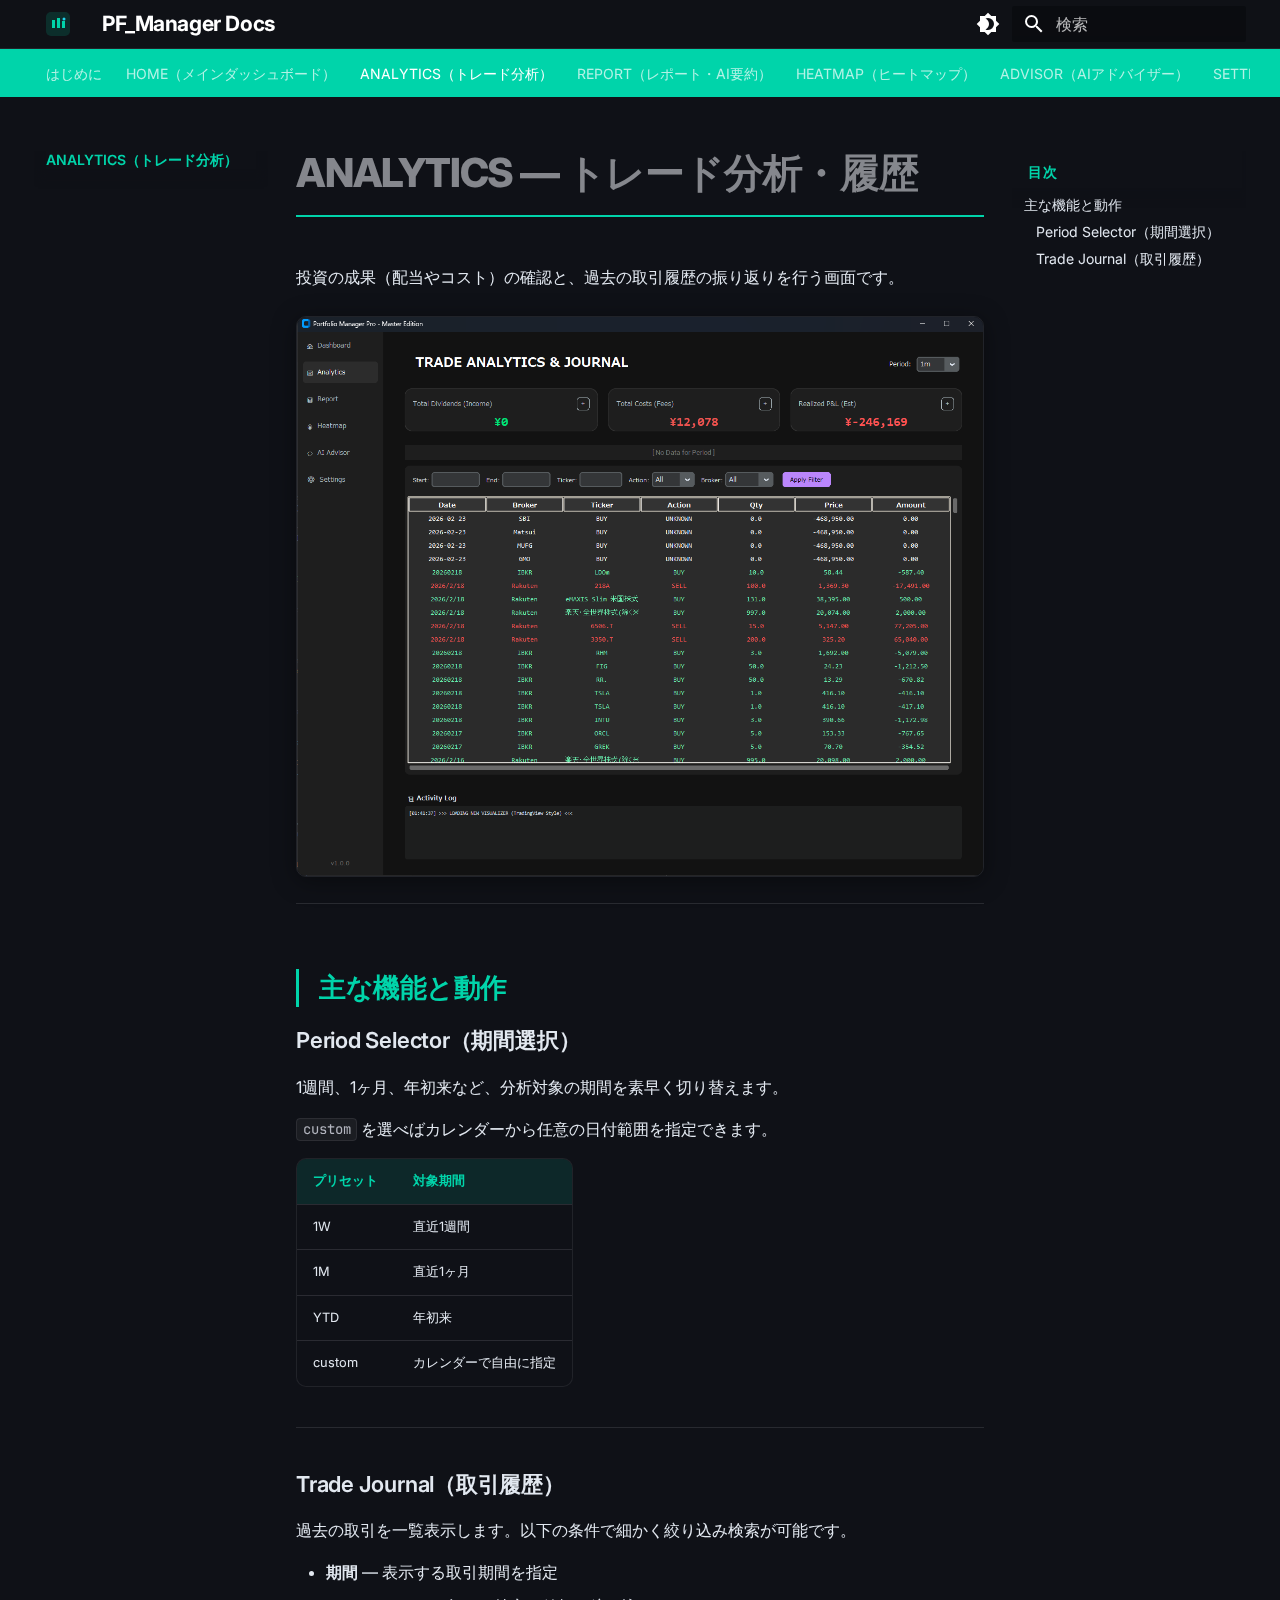
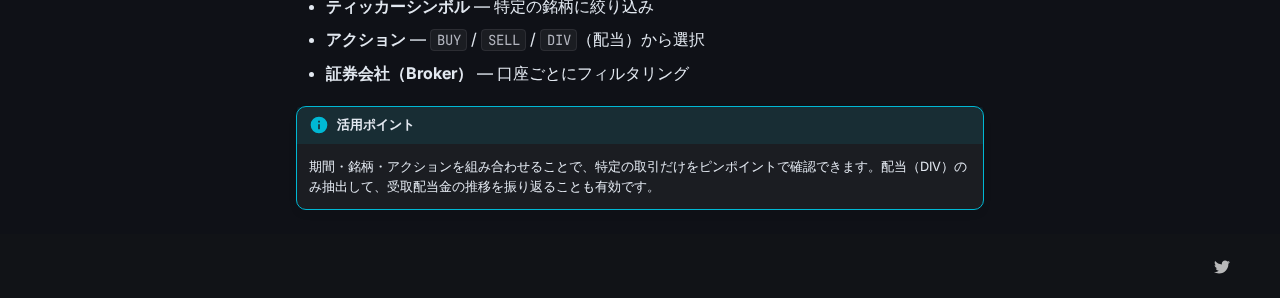
<file: 02_analytics/index.html>
<!doctype html>
<html lang="ja" class="no-js">
  <head>
    
      <meta charset="utf-8">
      <meta name="viewport" content="width=device-width,initial-scale=1">
      
        <meta name="description" content="ポートフォリオ管理アプリ PF_Manager 公式ドキュメント">
      
      
        <meta name="author" content="あっく">
      
      
      
        <link rel="prev" href="../01_home/">
      
      
        <link rel="next" href="../03_report/">
      
      
        
      
      
      <link rel="icon" href="../images/logo.svg">
      <meta name="generator" content="mkdocs-1.6.1, mkdocs-material-9.7.3">
    
    
      
        <title>ANALYTICS（トレード分析） - PF_Manager Docs</title>
      
    
    
      <link rel="stylesheet" href="../assets/stylesheets/main.484c7ddc.min.css">
      
        
        <link rel="stylesheet" href="../assets/stylesheets/palette.ab4e12ef.min.css">
      
      


    
    
      
    
    
      
        
        
        <link rel="preconnect" href="https://fonts.gstatic.com" crossorigin>
        <link rel="stylesheet" href="https://fonts.googleapis.com/css?family=Inter:300,300i,400,400i,700,700i%7CJetBrains+Mono:400,400i,700,700i&display=fallback">
        <style>:root{--md-text-font:"Inter";--md-code-font:"JetBrains Mono"}</style>
      
    
    
      <link rel="stylesheet" href="../stylesheets/extra_v2.css">
    
    <script>__md_scope=new URL("..",location),__md_hash=e=>[...e].reduce(((e,_)=>(e<<5)-e+_.charCodeAt(0)),0),__md_get=(e,_=localStorage,t=__md_scope)=>JSON.parse(_.getItem(t.pathname+"."+e)),__md_set=(e,_,t=localStorage,a=__md_scope)=>{try{t.setItem(a.pathname+"."+e,JSON.stringify(_))}catch(e){}}</script>
    
      

    
    
  </head>
  
  
    
    
      
    
    
    
    
    <body dir="ltr" data-md-color-scheme="slate" data-md-color-primary="teal" data-md-color-accent="cyan">
  
    
    <input class="md-toggle" data-md-toggle="drawer" type="checkbox" id="__drawer" autocomplete="off">
    <input class="md-toggle" data-md-toggle="search" type="checkbox" id="__search" autocomplete="off">
    <label class="md-overlay" for="__drawer"></label>
    <div data-md-component="skip">
      
        
        <a href="#analytics" class="md-skip">
          コンテンツにスキップ
        </a>
      
    </div>
    <div data-md-component="announce">
      
    </div>
    
    
      

<header class="md-header" data-md-component="header">
  <nav class="md-header__inner md-grid" aria-label="ヘッダー">
    <a href=".." title="PF_Manager Docs" class="md-header__button md-logo" aria-label="PF_Manager Docs" data-md-component="logo">
      
  <img src="../images/logo.svg" alt="logo">

    </a>
    <label class="md-header__button md-icon" for="__drawer">
      
      <svg xmlns="http://www.w3.org/2000/svg" viewBox="0 0 24 24"><path d="M3 6h18v2H3zm0 5h18v2H3zm0 5h18v2H3z"/></svg>
    </label>
    <div class="md-header__title" data-md-component="header-title">
      <div class="md-header__ellipsis">
        <div class="md-header__topic">
          <span class="md-ellipsis">
            PF_Manager Docs
          </span>
        </div>
        <div class="md-header__topic" data-md-component="header-topic">
          <span class="md-ellipsis">
            
              ANALYTICS（トレード分析）
            
          </span>
        </div>
      </div>
    </div>
    
      
        <form class="md-header__option" data-md-component="palette">
  
    
    
    
    <input class="md-option" data-md-color-media="" data-md-color-scheme="slate" data-md-color-primary="teal" data-md-color-accent="cyan"  aria-label="ライトモードに切り替え"  type="radio" name="__palette" id="__palette_0">
    
      <label class="md-header__button md-icon" title="ライトモードに切り替え" for="__palette_1" hidden>
        <svg xmlns="http://www.w3.org/2000/svg" viewBox="0 0 24 24"><path d="M12 18c-.89 0-1.74-.2-2.5-.55C11.56 16.5 13 14.42 13 12s-1.44-4.5-3.5-5.45C10.26 6.2 11.11 6 12 6a6 6 0 0 1 6 6 6 6 0 0 1-6 6m8-9.31V4h-4.69L12 .69 8.69 4H4v4.69L.69 12 4 15.31V20h4.69L12 23.31 15.31 20H20v-4.69L23.31 12z"/></svg>
      </label>
    
  
    
    
    
    <input class="md-option" data-md-color-media="" data-md-color-scheme="default" data-md-color-primary="teal" data-md-color-accent="cyan"  aria-label="ダークモードに切り替え"  type="radio" name="__palette" id="__palette_1">
    
      <label class="md-header__button md-icon" title="ダークモードに切り替え" for="__palette_0" hidden>
        <svg xmlns="http://www.w3.org/2000/svg" viewBox="0 0 24 24"><path d="M12 8a4 4 0 0 0-4 4 4 4 0 0 0 4 4 4 4 0 0 0 4-4 4 4 0 0 0-4-4m0 10a6 6 0 0 1-6-6 6 6 0 0 1 6-6 6 6 0 0 1 6 6 6 6 0 0 1-6 6m8-9.31V4h-4.69L12 .69 8.69 4H4v4.69L.69 12 4 15.31V20h4.69L12 23.31 15.31 20H20v-4.69L23.31 12z"/></svg>
      </label>
    
  
</form>
      
    
    
      <script>var palette=__md_get("__palette");if(palette&&palette.color){if("(prefers-color-scheme)"===palette.color.media){var media=matchMedia("(prefers-color-scheme: light)"),input=document.querySelector(media.matches?"[data-md-color-media='(prefers-color-scheme: light)']":"[data-md-color-media='(prefers-color-scheme: dark)']");palette.color.media=input.getAttribute("data-md-color-media"),palette.color.scheme=input.getAttribute("data-md-color-scheme"),palette.color.primary=input.getAttribute("data-md-color-primary"),palette.color.accent=input.getAttribute("data-md-color-accent")}for(var[key,value]of Object.entries(palette.color))document.body.setAttribute("data-md-color-"+key,value)}</script>
    
    
    
      
      
        <label class="md-header__button md-icon" for="__search">
          
          <svg xmlns="http://www.w3.org/2000/svg" viewBox="0 0 24 24"><path d="M9.5 3A6.5 6.5 0 0 1 16 9.5c0 1.61-.59 3.09-1.56 4.23l.27.27h.79l5 5-1.5 1.5-5-5v-.79l-.27-.27A6.52 6.52 0 0 1 9.5 16 6.5 6.5 0 0 1 3 9.5 6.5 6.5 0 0 1 9.5 3m0 2C7 5 5 7 5 9.5S7 14 9.5 14 14 12 14 9.5 12 5 9.5 5"/></svg>
        </label>
        <div class="md-search" data-md-component="search" role="dialog">
  <label class="md-search__overlay" for="__search"></label>
  <div class="md-search__inner" role="search">
    <form class="md-search__form" name="search">
      <input type="text" class="md-search__input" name="query" aria-label="検索" placeholder="検索" autocapitalize="off" autocorrect="off" autocomplete="off" spellcheck="false" data-md-component="search-query" required>
      <label class="md-search__icon md-icon" for="__search">
        
        <svg xmlns="http://www.w3.org/2000/svg" viewBox="0 0 24 24"><path d="M9.5 3A6.5 6.5 0 0 1 16 9.5c0 1.61-.59 3.09-1.56 4.23l.27.27h.79l5 5-1.5 1.5-5-5v-.79l-.27-.27A6.52 6.52 0 0 1 9.5 16 6.5 6.5 0 0 1 3 9.5 6.5 6.5 0 0 1 9.5 3m0 2C7 5 5 7 5 9.5S7 14 9.5 14 14 12 14 9.5 12 5 9.5 5"/></svg>
        
        <svg xmlns="http://www.w3.org/2000/svg" viewBox="0 0 24 24"><path d="M20 11v2H8l5.5 5.5-1.42 1.42L4.16 12l7.92-7.92L13.5 5.5 8 11z"/></svg>
      </label>
      <nav class="md-search__options" aria-label="検索">
        
        <button type="reset" class="md-search__icon md-icon" title="クリア" aria-label="クリア" tabindex="-1">
          
          <svg xmlns="http://www.w3.org/2000/svg" viewBox="0 0 24 24"><path d="M19 6.41 17.59 5 12 10.59 6.41 5 5 6.41 10.59 12 5 17.59 6.41 19 12 13.41 17.59 19 19 17.59 13.41 12z"/></svg>
        </button>
      </nav>
      
        <div class="md-search__suggest" data-md-component="search-suggest"></div>
      
    </form>
    <div class="md-search__output">
      <div class="md-search__scrollwrap" tabindex="0" data-md-scrollfix>
        <div class="md-search-result" data-md-component="search-result">
          <div class="md-search-result__meta">
            検索を初期化
          </div>
          <ol class="md-search-result__list" role="presentation"></ol>
        </div>
      </div>
    </div>
  </div>
</div>
      
    
    
  </nav>
  
</header>
    
    <div class="md-container" data-md-component="container">
      
      
        
          
            
<nav class="md-tabs" aria-label="タブ" data-md-component="tabs">
  <div class="md-grid">
    <ul class="md-tabs__list">
      
        
  
  
  
  
    <li class="md-tabs__item">
      <a href=".." class="md-tabs__link">
        
  
  
    
  
  はじめに

      </a>
    </li>
  

      
        
  
  
  
  
    <li class="md-tabs__item">
      <a href="../01_home/" class="md-tabs__link">
        
  
  
    
  
  HOME（メインダッシュボード）

      </a>
    </li>
  

      
        
  
  
  
    
  
  
    <li class="md-tabs__item md-tabs__item--active">
      <a href="./" class="md-tabs__link">
        
  
  
    
  
  ANALYTICS（トレード分析）

      </a>
    </li>
  

      
        
  
  
  
  
    <li class="md-tabs__item">
      <a href="../03_report/" class="md-tabs__link">
        
  
  
    
  
  REPORT（レポート・AI要約）

      </a>
    </li>
  

      
        
  
  
  
  
    <li class="md-tabs__item">
      <a href="../04_heatmap/" class="md-tabs__link">
        
  
  
    
  
  HEATMAP（ヒートマップ）

      </a>
    </li>
  

      
        
  
  
  
  
    <li class="md-tabs__item">
      <a href="../05_advisor/" class="md-tabs__link">
        
  
  
    
  
  ADVISOR（AIアドバイザー）

      </a>
    </li>
  

      
        
  
  
  
  
    <li class="md-tabs__item">
      <a href="../06_settings/" class="md-tabs__link">
        
  
  
    
  
  SETTINGS（設定管理）

      </a>
    </li>
  

      
    </ul>
  </div>
</nav>
          
        
      
      <main class="md-main" data-md-component="main">
        <div class="md-main__inner md-grid">
          
            
              
              <div class="md-sidebar md-sidebar--primary" data-md-component="sidebar" data-md-type="navigation" >
                <div class="md-sidebar__scrollwrap">
                  <div class="md-sidebar__inner">
                    


  


<nav class="md-nav md-nav--primary md-nav--lifted" aria-label="ナビゲーション" data-md-level="0">
  <label class="md-nav__title" for="__drawer">
    <a href=".." title="PF_Manager Docs" class="md-nav__button md-logo" aria-label="PF_Manager Docs" data-md-component="logo">
      
  <img src="../images/logo.svg" alt="logo">

    </a>
    PF_Manager Docs
  </label>
  
  <ul class="md-nav__list" data-md-scrollfix>
    
      
      
  
  
  
  
    <li class="md-nav__item">
      <a href=".." class="md-nav__link">
        
  
  
  <span class="md-ellipsis">
    
  
    はじめに
  

    
  </span>
  
  

      </a>
    </li>
  

    
      
      
  
  
  
  
    <li class="md-nav__item">
      <a href="../01_home/" class="md-nav__link">
        
  
  
  <span class="md-ellipsis">
    
  
    HOME（メインダッシュボード）
  

    
  </span>
  
  

      </a>
    </li>
  

    
      
      
  
  
    
  
  
  
    <li class="md-nav__item md-nav__item--active">
      
      <input class="md-nav__toggle md-toggle" type="checkbox" id="__toc">
      
      
        
      
      
        <label class="md-nav__link md-nav__link--active" for="__toc">
          
  
  
  <span class="md-ellipsis">
    
  
    ANALYTICS（トレード分析）
  

    
  </span>
  
  

          <span class="md-nav__icon md-icon"></span>
        </label>
      
      <a href="./" class="md-nav__link md-nav__link--active">
        
  
  
  <span class="md-ellipsis">
    
  
    ANALYTICS（トレード分析）
  

    
  </span>
  
  

      </a>
      
        

<nav class="md-nav md-nav--secondary" aria-label="目次">
  
  
  
    
  
  
    <label class="md-nav__title" for="__toc">
      <span class="md-nav__icon md-icon"></span>
      目次
    </label>
    <ul class="md-nav__list" data-md-component="toc" data-md-scrollfix>
      
        <li class="md-nav__item">
  <a href="#_1" class="md-nav__link">
    <span class="md-ellipsis">
      
        主な機能と動作
      
    </span>
  </a>
  
    <nav class="md-nav" aria-label="主な機能と動作">
      <ul class="md-nav__list">
        
          <li class="md-nav__item">
  <a href="#period-selector" class="md-nav__link">
    <span class="md-ellipsis">
      
        Period Selector（期間選択）
      
    </span>
  </a>
  
</li>
        
          <li class="md-nav__item">
  <a href="#trade-journal" class="md-nav__link">
    <span class="md-ellipsis">
      
        Trade Journal（取引履歴）
      
    </span>
  </a>
  
</li>
        
      </ul>
    </nav>
  
</li>
      
    </ul>
  
</nav>
      
    </li>
  

    
      
      
  
  
  
  
    <li class="md-nav__item">
      <a href="../03_report/" class="md-nav__link">
        
  
  
  <span class="md-ellipsis">
    
  
    REPORT（レポート・AI要約）
  

    
  </span>
  
  

      </a>
    </li>
  

    
      
      
  
  
  
  
    <li class="md-nav__item">
      <a href="../04_heatmap/" class="md-nav__link">
        
  
  
  <span class="md-ellipsis">
    
  
    HEATMAP（ヒートマップ）
  

    
  </span>
  
  

      </a>
    </li>
  

    
      
      
  
  
  
  
    <li class="md-nav__item">
      <a href="../05_advisor/" class="md-nav__link">
        
  
  
  <span class="md-ellipsis">
    
  
    ADVISOR（AIアドバイザー）
  

    
  </span>
  
  

      </a>
    </li>
  

    
      
      
  
  
  
  
    <li class="md-nav__item">
      <a href="../06_settings/" class="md-nav__link">
        
  
  
  <span class="md-ellipsis">
    
  
    SETTINGS（設定管理）
  

    
  </span>
  
  

      </a>
    </li>
  

    
  </ul>
</nav>
                  </div>
                </div>
              </div>
            
            
              
              <div class="md-sidebar md-sidebar--secondary" data-md-component="sidebar" data-md-type="toc" >
                <div class="md-sidebar__scrollwrap">
                  <div class="md-sidebar__inner">
                    

<nav class="md-nav md-nav--secondary" aria-label="目次">
  
  
  
    
  
  
    <label class="md-nav__title" for="__toc">
      <span class="md-nav__icon md-icon"></span>
      目次
    </label>
    <ul class="md-nav__list" data-md-component="toc" data-md-scrollfix>
      
        <li class="md-nav__item">
  <a href="#_1" class="md-nav__link">
    <span class="md-ellipsis">
      
        主な機能と動作
      
    </span>
  </a>
  
    <nav class="md-nav" aria-label="主な機能と動作">
      <ul class="md-nav__list">
        
          <li class="md-nav__item">
  <a href="#period-selector" class="md-nav__link">
    <span class="md-ellipsis">
      
        Period Selector（期間選択）
      
    </span>
  </a>
  
</li>
        
          <li class="md-nav__item">
  <a href="#trade-journal" class="md-nav__link">
    <span class="md-ellipsis">
      
        Trade Journal（取引履歴）
      
    </span>
  </a>
  
</li>
        
      </ul>
    </nav>
  
</li>
      
    </ul>
  
</nav>
                  </div>
                </div>
              </div>
            
          
          
            <div class="md-content" data-md-component="content">
              
              <article class="md-content__inner md-typeset">
                
                  



<h1 id="analytics">ANALYTICS — トレード分析・履歴<a class="headerlink" href="#analytics" title="Permanent link">&para;</a></h1>
<p>投資の成果（配当やコスト）の確認と、過去の取引履歴の振り返りを行う画面です。</p>
<p><img alt="ANALYTICS画面" src="../images/image5.png" /></p>
<hr />
<h2 id="_1">主な機能と動作<a class="headerlink" href="#_1" title="Permanent link">&para;</a></h2>
<h3 id="period-selector">Period Selector（期間選択）<a class="headerlink" href="#period-selector" title="Permanent link">&para;</a></h3>
<p>1週間、1ヶ月、年初来など、分析対象の期間を素早く切り替えます。</p>
<p><code>custom</code> を選べばカレンダーから任意の日付範囲を指定できます。</p>
<table>
<thead>
<tr>
<th>プリセット</th>
<th>対象期間</th>
</tr>
</thead>
<tbody>
<tr>
<td>1W</td>
<td>直近1週間</td>
</tr>
<tr>
<td>1M</td>
<td>直近1ヶ月</td>
</tr>
<tr>
<td>YTD</td>
<td>年初来</td>
</tr>
<tr>
<td>custom</td>
<td>カレンダーで自由に指定</td>
</tr>
</tbody>
</table>
<hr />
<h3 id="trade-journal">Trade Journal（取引履歴）<a class="headerlink" href="#trade-journal" title="Permanent link">&para;</a></h3>
<p>過去の取引を一覧表示します。以下の条件で細かく絞り込み検索が可能です。</p>
<ul>
<li><strong>期間</strong> — 表示する取引期間を指定</li>
<li><strong>ティッカーシンボル</strong> — 特定の銘柄に絞り込み</li>
<li><strong>アクション</strong> — <code>BUY</code> / <code>SELL</code> / <code>DIV</code>（配当）から選択</li>
<li><strong>証券会社（Broker）</strong> — 口座ごとにフィルタリング</li>
</ul>
<div class="admonition info">
<p class="admonition-title">活用ポイント</p>
<p>期間・銘柄・アクションを組み合わせることで、特定の取引だけをピンポイントで確認できます。配当（DIV）のみ抽出して、受取配当金の推移を振り返ることも有効です。</p>
</div>












                
              </article>
            </div>
          
          
  <script>var tabs=__md_get("__tabs");if(Array.isArray(tabs))e:for(var set of document.querySelectorAll(".tabbed-set")){var labels=set.querySelector(".tabbed-labels");for(var tab of tabs)for(var label of labels.getElementsByTagName("label"))if(label.innerText.trim()===tab){var input=document.getElementById(label.htmlFor);input.checked=!0;continue e}}</script>

<script>var target=document.getElementById(location.hash.slice(1));target&&target.name&&(target.checked=target.name.startsWith("__tabbed_"))</script>
        </div>
        
          <button type="button" class="md-top md-icon" data-md-component="top" hidden>
  
  <svg xmlns="http://www.w3.org/2000/svg" viewBox="0 0 24 24"><path d="M13 20h-2V8l-5.5 5.5-1.42-1.42L12 4.16l7.92 7.92-1.42 1.42L13 8z"/></svg>
  ページトップへ戻る
</button>
        
      </main>
      
        <footer class="md-footer">
  
  <div class="md-footer-meta md-typeset">
    <div class="md-footer-meta__inner md-grid">
      <div class="md-copyright">
  
  
</div>
      
        
<div class="md-social">
  
    
    
    
    
      
      
    
    <a href="https://twitter.com/" target="_blank" rel="noopener" title="twitter.com" class="md-social__link">
      <svg xmlns="http://www.w3.org/2000/svg" viewBox="0 0 512 512"><!--! Font Awesome Free 7.1.0 by @fontawesome - https://fontawesome.com License - https://fontawesome.com/license/free (Icons: CC BY 4.0, Fonts: SIL OFL 1.1, Code: MIT License) Copyright 2025 Fonticons, Inc.--><path d="M459.4 151.7c.3 4.5.3 9.1.3 13.6 0 138.7-105.6 298.6-298.6 298.6-59.5 0-114.7-17.2-161.1-47.1 8.4 1 16.6 1.3 25.3 1.3 49.1 0 94.2-16.6 130.3-44.8-46.1-1-84.8-31.2-98.1-72.8 6.5 1 13 1.6 19.8 1.6 9.4 0 18.8-1.3 27.6-3.6-48.1-9.7-84.1-52-84.1-103v-1.3c14 7.8 30.2 12.7 47.4 13.3-28.3-18.8-46.8-51-46.8-87.4 0-19.5 5.2-37.4 14.3-53C87.4 130.8 165 172.4 252.1 176.9c-1.6-7.8-2.6-15.9-2.6-24C249.5 95.1 296.3 48 354.4 48c30.2 0 57.5 12.7 76.7 33.1 23.7-4.5 46.5-13.3 66.6-25.3-7.8 24.4-24.4 44.8-46.1 57.8 21.1-2.3 41.6-8.1 60.4-16.2-14.3 20.8-32.2 39.3-52.6 54.3"/></svg>
    </a>
  
</div>
      
    </div>
  </div>
</footer>
      
    </div>
    <div class="md-dialog" data-md-component="dialog">
      <div class="md-dialog__inner md-typeset"></div>
    </div>
    
    
    
      
      
      <script id="__config" type="application/json">{"annotate": null, "base": "..", "features": ["navigation.sections", "navigation.tabs", "navigation.top", "navigation.indexes", "navigation.expand", "search.highlight", "search.suggest", "content.code.copy", "content.tabs.link", "toc.follow"], "search": "../assets/javascripts/workers/search.2c215733.min.js", "tags": null, "translations": {"clipboard.copied": "\u30b3\u30d4\u30fc\u3057\u307e\u3057\u305f", "clipboard.copy": "\u30af\u30ea\u30c3\u30d7\u30dc\u30fc\u30c9\u3078\u30b3\u30d4\u30fc", "search.result.more.one": "\u3053\u306e\u30da\u30fc\u30b8\u5185\u306b\u3082\u30461\u4ef6\u898b\u3064\u304b\u308a\u307e\u3057\u305f", "search.result.more.other": "\u3053\u306e\u30da\u30fc\u30b8\u5185\u306b\u3042\u3068#\u4ef6\u898b\u3064\u304b\u308a\u307e\u3057\u305f", "search.result.none": "\u4f55\u3082\u898b\u3064\u304b\u308a\u307e\u305b\u3093\u3067\u3057\u305f", "search.result.one": "1\u4ef6\u898b\u3064\u304b\u308a\u307e\u3057\u305f", "search.result.other": "#\u4ef6\u898b\u3064\u304b\u308a\u307e\u3057\u305f", "search.result.placeholder": "\u691c\u7d22\u30ad\u30fc\u30ef\u30fc\u30c9\u3092\u5165\u529b\u3057\u3066\u304f\u3060\u3055\u3044", "search.result.term.missing": "\u691c\u7d22\u306b\u542b\u307e\u308c\u306a\u3044", "select.version": "\u30d0\u30fc\u30b8\u30e7\u30f3\u5207\u308a\u66ff\u3048"}, "version": null}</script>
    
    
      <script src="../assets/javascripts/bundle.79ae519e.min.js"></script>
      
    
  </body>
</html>
</file>
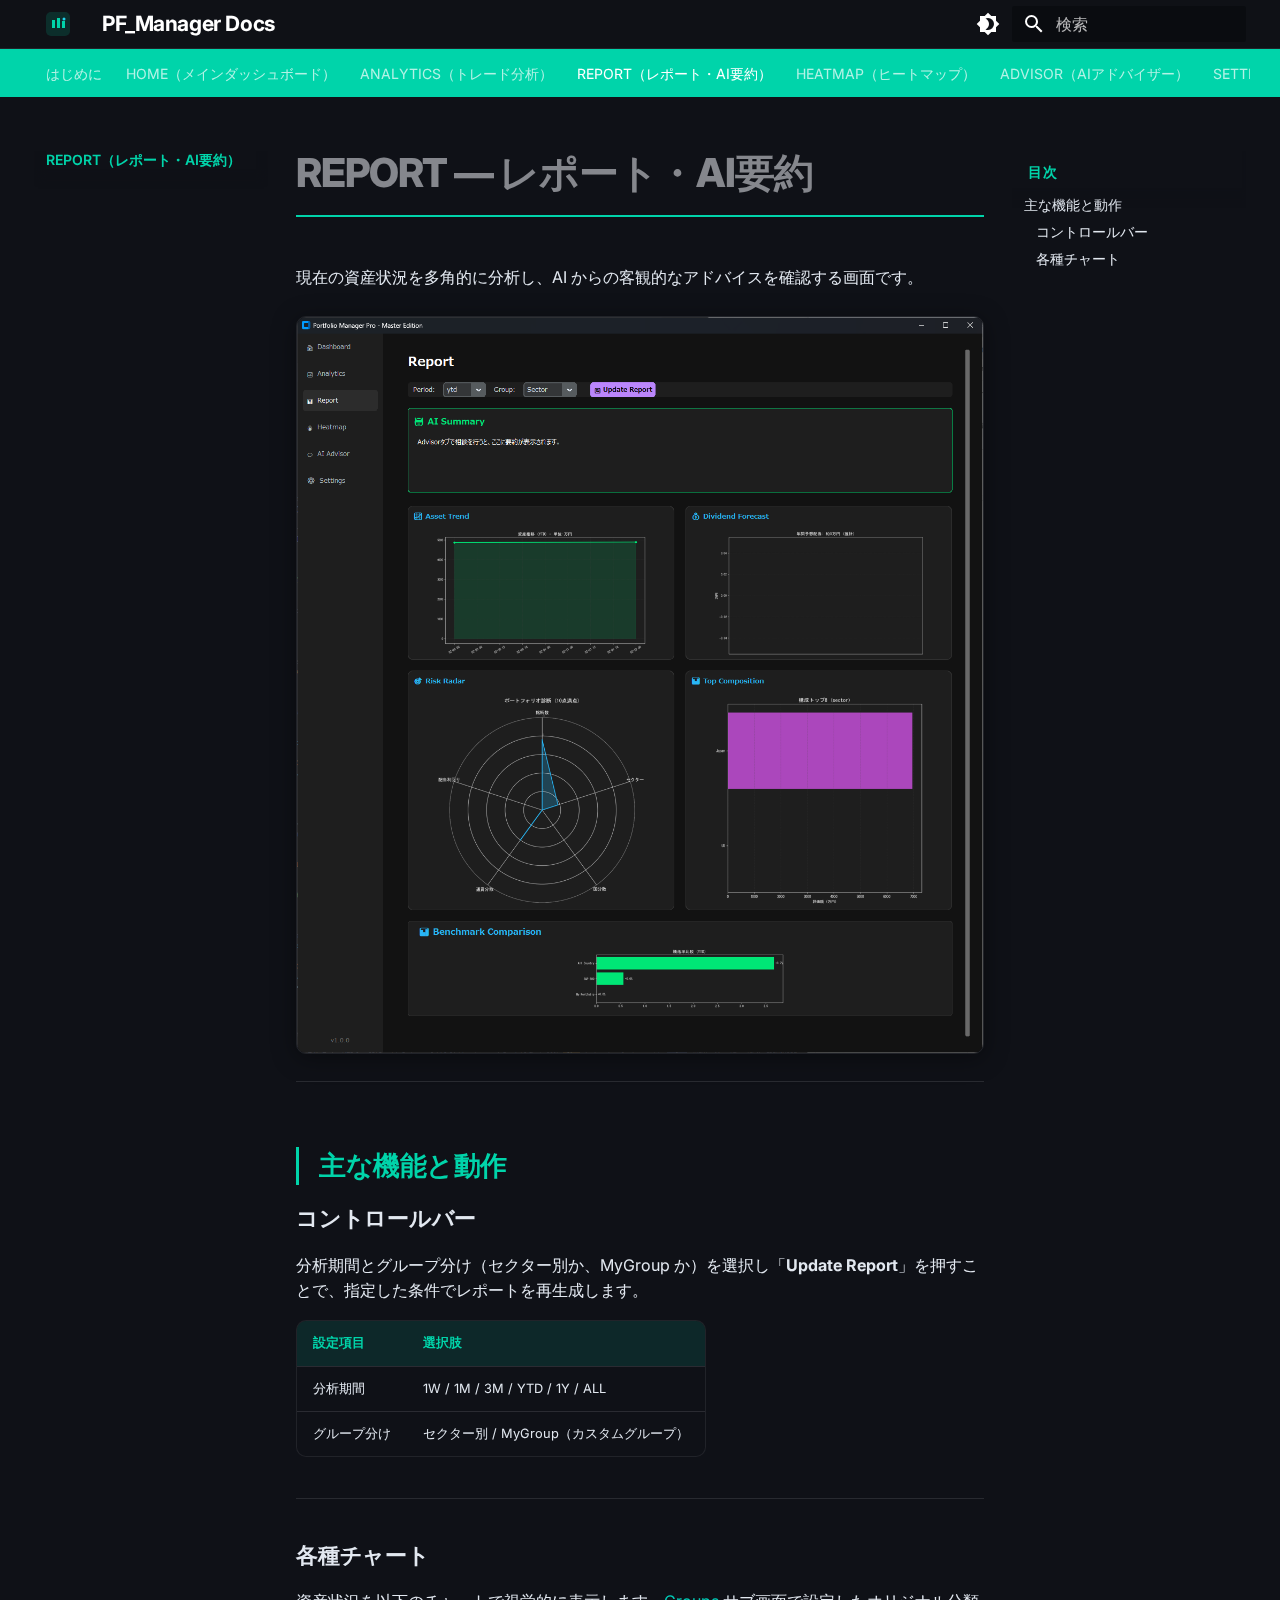
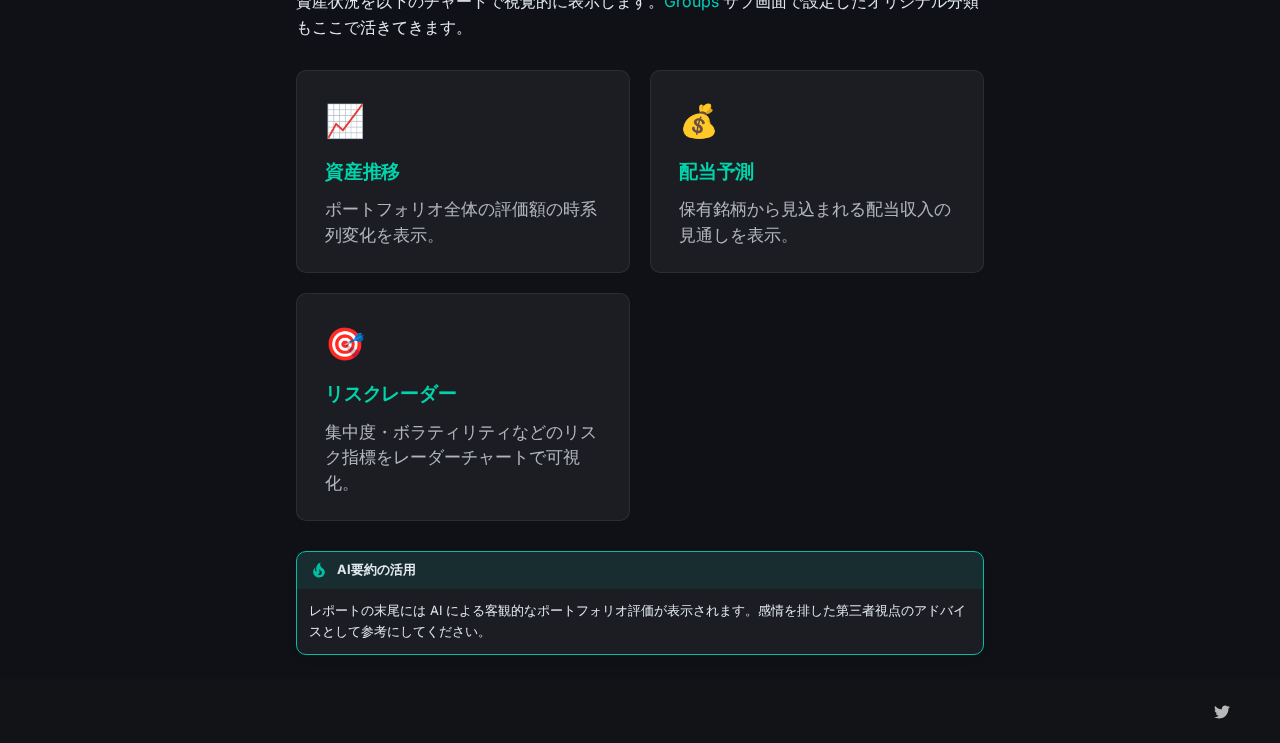
<file: 03_report/index.html>
<!doctype html>
<html lang="ja" class="no-js">
  <head>
    
      <meta charset="utf-8">
      <meta name="viewport" content="width=device-width,initial-scale=1">
      
        <meta name="description" content="ポートフォリオ管理アプリ PF_Manager 公式ドキュメント">
      
      
        <meta name="author" content="あっく">
      
      
      
        <link rel="prev" href="../02_analytics/">
      
      
        <link rel="next" href="../04_heatmap/">
      
      
        
      
      
      <link rel="icon" href="../images/logo.svg">
      <meta name="generator" content="mkdocs-1.6.1, mkdocs-material-9.7.3">
    
    
      
        <title>REPORT（レポート・AI要約） - PF_Manager Docs</title>
      
    
    
      <link rel="stylesheet" href="../assets/stylesheets/main.484c7ddc.min.css">
      
        
        <link rel="stylesheet" href="../assets/stylesheets/palette.ab4e12ef.min.css">
      
      


    
    
      
    
    
      
        
        
        <link rel="preconnect" href="https://fonts.gstatic.com" crossorigin>
        <link rel="stylesheet" href="https://fonts.googleapis.com/css?family=Inter:300,300i,400,400i,700,700i%7CJetBrains+Mono:400,400i,700,700i&display=fallback">
        <style>:root{--md-text-font:"Inter";--md-code-font:"JetBrains Mono"}</style>
      
    
    
      <link rel="stylesheet" href="../stylesheets/extra_v2.css">
    
    <script>__md_scope=new URL("..",location),__md_hash=e=>[...e].reduce(((e,_)=>(e<<5)-e+_.charCodeAt(0)),0),__md_get=(e,_=localStorage,t=__md_scope)=>JSON.parse(_.getItem(t.pathname+"."+e)),__md_set=(e,_,t=localStorage,a=__md_scope)=>{try{t.setItem(a.pathname+"."+e,JSON.stringify(_))}catch(e){}}</script>
    
      

    
    
  </head>
  
  
    
    
      
    
    
    
    
    <body dir="ltr" data-md-color-scheme="slate" data-md-color-primary="teal" data-md-color-accent="cyan">
  
    
    <input class="md-toggle" data-md-toggle="drawer" type="checkbox" id="__drawer" autocomplete="off">
    <input class="md-toggle" data-md-toggle="search" type="checkbox" id="__search" autocomplete="off">
    <label class="md-overlay" for="__drawer"></label>
    <div data-md-component="skip">
      
        
        <a href="#report-ai" class="md-skip">
          コンテンツにスキップ
        </a>
      
    </div>
    <div data-md-component="announce">
      
    </div>
    
    
      

<header class="md-header" data-md-component="header">
  <nav class="md-header__inner md-grid" aria-label="ヘッダー">
    <a href=".." title="PF_Manager Docs" class="md-header__button md-logo" aria-label="PF_Manager Docs" data-md-component="logo">
      
  <img src="../images/logo.svg" alt="logo">

    </a>
    <label class="md-header__button md-icon" for="__drawer">
      
      <svg xmlns="http://www.w3.org/2000/svg" viewBox="0 0 24 24"><path d="M3 6h18v2H3zm0 5h18v2H3zm0 5h18v2H3z"/></svg>
    </label>
    <div class="md-header__title" data-md-component="header-title">
      <div class="md-header__ellipsis">
        <div class="md-header__topic">
          <span class="md-ellipsis">
            PF_Manager Docs
          </span>
        </div>
        <div class="md-header__topic" data-md-component="header-topic">
          <span class="md-ellipsis">
            
              REPORT（レポート・AI要約）
            
          </span>
        </div>
      </div>
    </div>
    
      
        <form class="md-header__option" data-md-component="palette">
  
    
    
    
    <input class="md-option" data-md-color-media="" data-md-color-scheme="slate" data-md-color-primary="teal" data-md-color-accent="cyan"  aria-label="ライトモードに切り替え"  type="radio" name="__palette" id="__palette_0">
    
      <label class="md-header__button md-icon" title="ライトモードに切り替え" for="__palette_1" hidden>
        <svg xmlns="http://www.w3.org/2000/svg" viewBox="0 0 24 24"><path d="M12 18c-.89 0-1.74-.2-2.5-.55C11.56 16.5 13 14.42 13 12s-1.44-4.5-3.5-5.45C10.26 6.2 11.11 6 12 6a6 6 0 0 1 6 6 6 6 0 0 1-6 6m8-9.31V4h-4.69L12 .69 8.69 4H4v4.69L.69 12 4 15.31V20h4.69L12 23.31 15.31 20H20v-4.69L23.31 12z"/></svg>
      </label>
    
  
    
    
    
    <input class="md-option" data-md-color-media="" data-md-color-scheme="default" data-md-color-primary="teal" data-md-color-accent="cyan"  aria-label="ダークモードに切り替え"  type="radio" name="__palette" id="__palette_1">
    
      <label class="md-header__button md-icon" title="ダークモードに切り替え" for="__palette_0" hidden>
        <svg xmlns="http://www.w3.org/2000/svg" viewBox="0 0 24 24"><path d="M12 8a4 4 0 0 0-4 4 4 4 0 0 0 4 4 4 4 0 0 0 4-4 4 4 0 0 0-4-4m0 10a6 6 0 0 1-6-6 6 6 0 0 1 6-6 6 6 0 0 1 6 6 6 6 0 0 1-6 6m8-9.31V4h-4.69L12 .69 8.69 4H4v4.69L.69 12 4 15.31V20h4.69L12 23.31 15.31 20H20v-4.69L23.31 12z"/></svg>
      </label>
    
  
</form>
      
    
    
      <script>var palette=__md_get("__palette");if(palette&&palette.color){if("(prefers-color-scheme)"===palette.color.media){var media=matchMedia("(prefers-color-scheme: light)"),input=document.querySelector(media.matches?"[data-md-color-media='(prefers-color-scheme: light)']":"[data-md-color-media='(prefers-color-scheme: dark)']");palette.color.media=input.getAttribute("data-md-color-media"),palette.color.scheme=input.getAttribute("data-md-color-scheme"),palette.color.primary=input.getAttribute("data-md-color-primary"),palette.color.accent=input.getAttribute("data-md-color-accent")}for(var[key,value]of Object.entries(palette.color))document.body.setAttribute("data-md-color-"+key,value)}</script>
    
    
    
      
      
        <label class="md-header__button md-icon" for="__search">
          
          <svg xmlns="http://www.w3.org/2000/svg" viewBox="0 0 24 24"><path d="M9.5 3A6.5 6.5 0 0 1 16 9.5c0 1.61-.59 3.09-1.56 4.23l.27.27h.79l5 5-1.5 1.5-5-5v-.79l-.27-.27A6.52 6.52 0 0 1 9.5 16 6.5 6.5 0 0 1 3 9.5 6.5 6.5 0 0 1 9.5 3m0 2C7 5 5 7 5 9.5S7 14 9.5 14 14 12 14 9.5 12 5 9.5 5"/></svg>
        </label>
        <div class="md-search" data-md-component="search" role="dialog">
  <label class="md-search__overlay" for="__search"></label>
  <div class="md-search__inner" role="search">
    <form class="md-search__form" name="search">
      <input type="text" class="md-search__input" name="query" aria-label="検索" placeholder="検索" autocapitalize="off" autocorrect="off" autocomplete="off" spellcheck="false" data-md-component="search-query" required>
      <label class="md-search__icon md-icon" for="__search">
        
        <svg xmlns="http://www.w3.org/2000/svg" viewBox="0 0 24 24"><path d="M9.5 3A6.5 6.5 0 0 1 16 9.5c0 1.61-.59 3.09-1.56 4.23l.27.27h.79l5 5-1.5 1.5-5-5v-.79l-.27-.27A6.52 6.52 0 0 1 9.5 16 6.5 6.5 0 0 1 3 9.5 6.5 6.5 0 0 1 9.5 3m0 2C7 5 5 7 5 9.5S7 14 9.5 14 14 12 14 9.5 12 5 9.5 5"/></svg>
        
        <svg xmlns="http://www.w3.org/2000/svg" viewBox="0 0 24 24"><path d="M20 11v2H8l5.5 5.5-1.42 1.42L4.16 12l7.92-7.92L13.5 5.5 8 11z"/></svg>
      </label>
      <nav class="md-search__options" aria-label="検索">
        
        <button type="reset" class="md-search__icon md-icon" title="クリア" aria-label="クリア" tabindex="-1">
          
          <svg xmlns="http://www.w3.org/2000/svg" viewBox="0 0 24 24"><path d="M19 6.41 17.59 5 12 10.59 6.41 5 5 6.41 10.59 12 5 17.59 6.41 19 12 13.41 17.59 19 19 17.59 13.41 12z"/></svg>
        </button>
      </nav>
      
        <div class="md-search__suggest" data-md-component="search-suggest"></div>
      
    </form>
    <div class="md-search__output">
      <div class="md-search__scrollwrap" tabindex="0" data-md-scrollfix>
        <div class="md-search-result" data-md-component="search-result">
          <div class="md-search-result__meta">
            検索を初期化
          </div>
          <ol class="md-search-result__list" role="presentation"></ol>
        </div>
      </div>
    </div>
  </div>
</div>
      
    
    
  </nav>
  
</header>
    
    <div class="md-container" data-md-component="container">
      
      
        
          
            
<nav class="md-tabs" aria-label="タブ" data-md-component="tabs">
  <div class="md-grid">
    <ul class="md-tabs__list">
      
        
  
  
  
  
    <li class="md-tabs__item">
      <a href=".." class="md-tabs__link">
        
  
  
    
  
  はじめに

      </a>
    </li>
  

      
        
  
  
  
  
    <li class="md-tabs__item">
      <a href="../01_home/" class="md-tabs__link">
        
  
  
    
  
  HOME（メインダッシュボード）

      </a>
    </li>
  

      
        
  
  
  
  
    <li class="md-tabs__item">
      <a href="../02_analytics/" class="md-tabs__link">
        
  
  
    
  
  ANALYTICS（トレード分析）

      </a>
    </li>
  

      
        
  
  
  
    
  
  
    <li class="md-tabs__item md-tabs__item--active">
      <a href="./" class="md-tabs__link">
        
  
  
    
  
  REPORT（レポート・AI要約）

      </a>
    </li>
  

      
        
  
  
  
  
    <li class="md-tabs__item">
      <a href="../04_heatmap/" class="md-tabs__link">
        
  
  
    
  
  HEATMAP（ヒートマップ）

      </a>
    </li>
  

      
        
  
  
  
  
    <li class="md-tabs__item">
      <a href="../05_advisor/" class="md-tabs__link">
        
  
  
    
  
  ADVISOR（AIアドバイザー）

      </a>
    </li>
  

      
        
  
  
  
  
    <li class="md-tabs__item">
      <a href="../06_settings/" class="md-tabs__link">
        
  
  
    
  
  SETTINGS（設定管理）

      </a>
    </li>
  

      
    </ul>
  </div>
</nav>
          
        
      
      <main class="md-main" data-md-component="main">
        <div class="md-main__inner md-grid">
          
            
              
              <div class="md-sidebar md-sidebar--primary" data-md-component="sidebar" data-md-type="navigation" >
                <div class="md-sidebar__scrollwrap">
                  <div class="md-sidebar__inner">
                    


  


<nav class="md-nav md-nav--primary md-nav--lifted" aria-label="ナビゲーション" data-md-level="0">
  <label class="md-nav__title" for="__drawer">
    <a href=".." title="PF_Manager Docs" class="md-nav__button md-logo" aria-label="PF_Manager Docs" data-md-component="logo">
      
  <img src="../images/logo.svg" alt="logo">

    </a>
    PF_Manager Docs
  </label>
  
  <ul class="md-nav__list" data-md-scrollfix>
    
      
      
  
  
  
  
    <li class="md-nav__item">
      <a href=".." class="md-nav__link">
        
  
  
  <span class="md-ellipsis">
    
  
    はじめに
  

    
  </span>
  
  

      </a>
    </li>
  

    
      
      
  
  
  
  
    <li class="md-nav__item">
      <a href="../01_home/" class="md-nav__link">
        
  
  
  <span class="md-ellipsis">
    
  
    HOME（メインダッシュボード）
  

    
  </span>
  
  

      </a>
    </li>
  

    
      
      
  
  
  
  
    <li class="md-nav__item">
      <a href="../02_analytics/" class="md-nav__link">
        
  
  
  <span class="md-ellipsis">
    
  
    ANALYTICS（トレード分析）
  

    
  </span>
  
  

      </a>
    </li>
  

    
      
      
  
  
    
  
  
  
    <li class="md-nav__item md-nav__item--active">
      
      <input class="md-nav__toggle md-toggle" type="checkbox" id="__toc">
      
      
        
      
      
        <label class="md-nav__link md-nav__link--active" for="__toc">
          
  
  
  <span class="md-ellipsis">
    
  
    REPORT（レポート・AI要約）
  

    
  </span>
  
  

          <span class="md-nav__icon md-icon"></span>
        </label>
      
      <a href="./" class="md-nav__link md-nav__link--active">
        
  
  
  <span class="md-ellipsis">
    
  
    REPORT（レポート・AI要約）
  

    
  </span>
  
  

      </a>
      
        

<nav class="md-nav md-nav--secondary" aria-label="目次">
  
  
  
    
  
  
    <label class="md-nav__title" for="__toc">
      <span class="md-nav__icon md-icon"></span>
      目次
    </label>
    <ul class="md-nav__list" data-md-component="toc" data-md-scrollfix>
      
        <li class="md-nav__item">
  <a href="#_1" class="md-nav__link">
    <span class="md-ellipsis">
      
        主な機能と動作
      
    </span>
  </a>
  
    <nav class="md-nav" aria-label="主な機能と動作">
      <ul class="md-nav__list">
        
          <li class="md-nav__item">
  <a href="#_2" class="md-nav__link">
    <span class="md-ellipsis">
      
        コントロールバー
      
    </span>
  </a>
  
</li>
        
          <li class="md-nav__item">
  <a href="#_3" class="md-nav__link">
    <span class="md-ellipsis">
      
        各種チャート
      
    </span>
  </a>
  
</li>
        
      </ul>
    </nav>
  
</li>
      
    </ul>
  
</nav>
      
    </li>
  

    
      
      
  
  
  
  
    <li class="md-nav__item">
      <a href="../04_heatmap/" class="md-nav__link">
        
  
  
  <span class="md-ellipsis">
    
  
    HEATMAP（ヒートマップ）
  

    
  </span>
  
  

      </a>
    </li>
  

    
      
      
  
  
  
  
    <li class="md-nav__item">
      <a href="../05_advisor/" class="md-nav__link">
        
  
  
  <span class="md-ellipsis">
    
  
    ADVISOR（AIアドバイザー）
  

    
  </span>
  
  

      </a>
    </li>
  

    
      
      
  
  
  
  
    <li class="md-nav__item">
      <a href="../06_settings/" class="md-nav__link">
        
  
  
  <span class="md-ellipsis">
    
  
    SETTINGS（設定管理）
  

    
  </span>
  
  

      </a>
    </li>
  

    
  </ul>
</nav>
                  </div>
                </div>
              </div>
            
            
              
              <div class="md-sidebar md-sidebar--secondary" data-md-component="sidebar" data-md-type="toc" >
                <div class="md-sidebar__scrollwrap">
                  <div class="md-sidebar__inner">
                    

<nav class="md-nav md-nav--secondary" aria-label="目次">
  
  
  
    
  
  
    <label class="md-nav__title" for="__toc">
      <span class="md-nav__icon md-icon"></span>
      目次
    </label>
    <ul class="md-nav__list" data-md-component="toc" data-md-scrollfix>
      
        <li class="md-nav__item">
  <a href="#_1" class="md-nav__link">
    <span class="md-ellipsis">
      
        主な機能と動作
      
    </span>
  </a>
  
    <nav class="md-nav" aria-label="主な機能と動作">
      <ul class="md-nav__list">
        
          <li class="md-nav__item">
  <a href="#_2" class="md-nav__link">
    <span class="md-ellipsis">
      
        コントロールバー
      
    </span>
  </a>
  
</li>
        
          <li class="md-nav__item">
  <a href="#_3" class="md-nav__link">
    <span class="md-ellipsis">
      
        各種チャート
      
    </span>
  </a>
  
</li>
        
      </ul>
    </nav>
  
</li>
      
    </ul>
  
</nav>
                  </div>
                </div>
              </div>
            
          
          
            <div class="md-content" data-md-component="content">
              
              <article class="md-content__inner md-typeset">
                
                  



<h1 id="report-ai">REPORT — レポート・AI要約<a class="headerlink" href="#report-ai" title="Permanent link">&para;</a></h1>
<p>現在の資産状況を多角的に分析し、AI からの客観的なアドバイスを確認する画面です。</p>
<p><img alt="REPORT画面" src="../images/image6.png" /></p>
<hr />
<h2 id="_1">主な機能と動作<a class="headerlink" href="#_1" title="Permanent link">&para;</a></h2>
<h3 id="_2">コントロールバー<a class="headerlink" href="#_2" title="Permanent link">&para;</a></h3>
<p>分析期間とグループ分け（セクター別か、MyGroup か）を選択し「<strong>Update Report</strong>」を押すことで、指定した条件でレポートを再生成します。</p>
<table>
<thead>
<tr>
<th>設定項目</th>
<th>選択肢</th>
</tr>
</thead>
<tbody>
<tr>
<td>分析期間</td>
<td>1W / 1M / 3M / YTD / 1Y / ALL</td>
</tr>
<tr>
<td>グループ分け</td>
<td>セクター別 / MyGroup（カスタムグループ）</td>
</tr>
</tbody>
</table>
<hr />
<h3 id="_3">各種チャート<a class="headerlink" href="#_3" title="Permanent link">&para;</a></h3>
<p>資産状況を以下のチャートで視覚的に表示します。<a href="../01_home/#groups">Groups</a> サブ画面で設定したオリジナル分類もここで活きてきます。</p>
<div class="pf-card-grid">
  <div class="pf-card">
    <div class="pf-card-icon">📈</div>
    <h4>資産推移</h4>
    <p>ポートフォリオ全体の評価額の時系列変化を表示。</p>
  </div>
  <div class="pf-card">
    <div class="pf-card-icon">💰</div>
    <h4>配当予測</h4>
    <p>保有銘柄から見込まれる配当収入の見通しを表示。</p>
  </div>
  <div class="pf-card">
    <div class="pf-card-icon">🎯</div>
    <h4>リスクレーダー</h4>
    <p>集中度・ボラティリティなどのリスク指標をレーダーチャートで可視化。</p>
  </div>
</div>

<div class="admonition tip">
<p class="admonition-title">AI要約の活用</p>
<p>レポートの末尾には AI による客観的なポートフォリオ評価が表示されます。感情を排した第三者視点のアドバイスとして参考にしてください。</p>
</div>












                
              </article>
            </div>
          
          
  <script>var tabs=__md_get("__tabs");if(Array.isArray(tabs))e:for(var set of document.querySelectorAll(".tabbed-set")){var labels=set.querySelector(".tabbed-labels");for(var tab of tabs)for(var label of labels.getElementsByTagName("label"))if(label.innerText.trim()===tab){var input=document.getElementById(label.htmlFor);input.checked=!0;continue e}}</script>

<script>var target=document.getElementById(location.hash.slice(1));target&&target.name&&(target.checked=target.name.startsWith("__tabbed_"))</script>
        </div>
        
          <button type="button" class="md-top md-icon" data-md-component="top" hidden>
  
  <svg xmlns="http://www.w3.org/2000/svg" viewBox="0 0 24 24"><path d="M13 20h-2V8l-5.5 5.5-1.42-1.42L12 4.16l7.92 7.92-1.42 1.42L13 8z"/></svg>
  ページトップへ戻る
</button>
        
      </main>
      
        <footer class="md-footer">
  
  <div class="md-footer-meta md-typeset">
    <div class="md-footer-meta__inner md-grid">
      <div class="md-copyright">
  
  
</div>
      
        
<div class="md-social">
  
    
    
    
    
      
      
    
    <a href="https://twitter.com/" target="_blank" rel="noopener" title="twitter.com" class="md-social__link">
      <svg xmlns="http://www.w3.org/2000/svg" viewBox="0 0 512 512"><!--! Font Awesome Free 7.1.0 by @fontawesome - https://fontawesome.com License - https://fontawesome.com/license/free (Icons: CC BY 4.0, Fonts: SIL OFL 1.1, Code: MIT License) Copyright 2025 Fonticons, Inc.--><path d="M459.4 151.7c.3 4.5.3 9.1.3 13.6 0 138.7-105.6 298.6-298.6 298.6-59.5 0-114.7-17.2-161.1-47.1 8.4 1 16.6 1.3 25.3 1.3 49.1 0 94.2-16.6 130.3-44.8-46.1-1-84.8-31.2-98.1-72.8 6.5 1 13 1.6 19.8 1.6 9.4 0 18.8-1.3 27.6-3.6-48.1-9.7-84.1-52-84.1-103v-1.3c14 7.8 30.2 12.7 47.4 13.3-28.3-18.8-46.8-51-46.8-87.4 0-19.5 5.2-37.4 14.3-53C87.4 130.8 165 172.4 252.1 176.9c-1.6-7.8-2.6-15.9-2.6-24C249.5 95.1 296.3 48 354.4 48c30.2 0 57.5 12.7 76.7 33.1 23.7-4.5 46.5-13.3 66.6-25.3-7.8 24.4-24.4 44.8-46.1 57.8 21.1-2.3 41.6-8.1 60.4-16.2-14.3 20.8-32.2 39.3-52.6 54.3"/></svg>
    </a>
  
</div>
      
    </div>
  </div>
</footer>
      
    </div>
    <div class="md-dialog" data-md-component="dialog">
      <div class="md-dialog__inner md-typeset"></div>
    </div>
    
    
    
      
      
      <script id="__config" type="application/json">{"annotate": null, "base": "..", "features": ["navigation.sections", "navigation.tabs", "navigation.top", "navigation.indexes", "navigation.expand", "search.highlight", "search.suggest", "content.code.copy", "content.tabs.link", "toc.follow"], "search": "../assets/javascripts/workers/search.2c215733.min.js", "tags": null, "translations": {"clipboard.copied": "\u30b3\u30d4\u30fc\u3057\u307e\u3057\u305f", "clipboard.copy": "\u30af\u30ea\u30c3\u30d7\u30dc\u30fc\u30c9\u3078\u30b3\u30d4\u30fc", "search.result.more.one": "\u3053\u306e\u30da\u30fc\u30b8\u5185\u306b\u3082\u30461\u4ef6\u898b\u3064\u304b\u308a\u307e\u3057\u305f", "search.result.more.other": "\u3053\u306e\u30da\u30fc\u30b8\u5185\u306b\u3042\u3068#\u4ef6\u898b\u3064\u304b\u308a\u307e\u3057\u305f", "search.result.none": "\u4f55\u3082\u898b\u3064\u304b\u308a\u307e\u305b\u3093\u3067\u3057\u305f", "search.result.one": "1\u4ef6\u898b\u3064\u304b\u308a\u307e\u3057\u305f", "search.result.other": "#\u4ef6\u898b\u3064\u304b\u308a\u307e\u3057\u305f", "search.result.placeholder": "\u691c\u7d22\u30ad\u30fc\u30ef\u30fc\u30c9\u3092\u5165\u529b\u3057\u3066\u304f\u3060\u3055\u3044", "search.result.term.missing": "\u691c\u7d22\u306b\u542b\u307e\u308c\u306a\u3044", "select.version": "\u30d0\u30fc\u30b8\u30e7\u30f3\u5207\u308a\u66ff\u3048"}, "version": null}</script>
    
    
      <script src="../assets/javascripts/bundle.79ae519e.min.js"></script>
      
    
  </body>
</html>
</file>
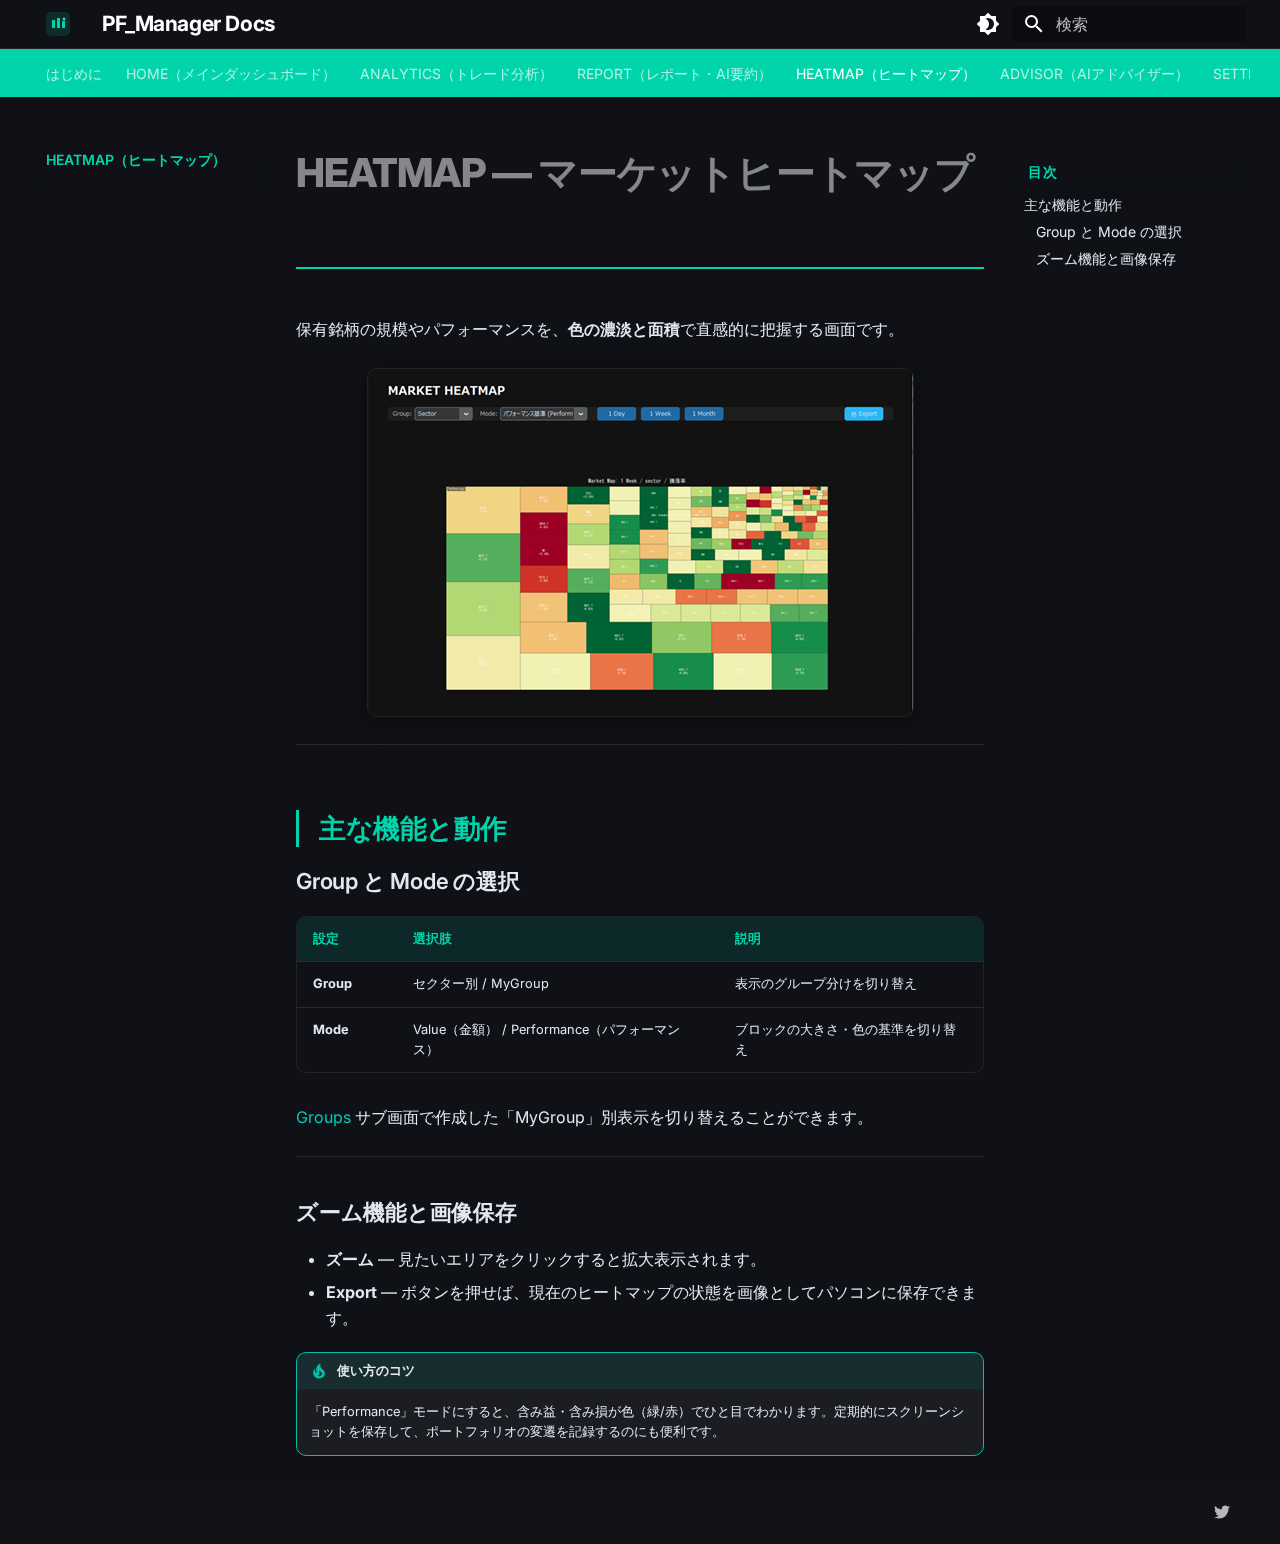
<file: 04_heatmap/index.html>
<!doctype html>
<html lang="ja" class="no-js">
  <head>
    
      <meta charset="utf-8">
      <meta name="viewport" content="width=device-width,initial-scale=1">
      
        <meta name="description" content="ポートフォリオ管理アプリ PF_Manager 公式ドキュメント">
      
      
        <meta name="author" content="あっく">
      
      
      
        <link rel="prev" href="../03_report/">
      
      
        <link rel="next" href="../05_advisor/">
      
      
        
      
      
      <link rel="icon" href="../images/logo.svg">
      <meta name="generator" content="mkdocs-1.6.1, mkdocs-material-9.7.3">
    
    
      
        <title>HEATMAP（ヒートマップ） - PF_Manager Docs</title>
      
    
    
      <link rel="stylesheet" href="../assets/stylesheets/main.484c7ddc.min.css">
      
        
        <link rel="stylesheet" href="../assets/stylesheets/palette.ab4e12ef.min.css">
      
      


    
    
      
    
    
      
        
        
        <link rel="preconnect" href="https://fonts.gstatic.com" crossorigin>
        <link rel="stylesheet" href="https://fonts.googleapis.com/css?family=Inter:300,300i,400,400i,700,700i%7CJetBrains+Mono:400,400i,700,700i&display=fallback">
        <style>:root{--md-text-font:"Inter";--md-code-font:"JetBrains Mono"}</style>
      
    
    
      <link rel="stylesheet" href="../stylesheets/extra_v2.css">
    
    <script>__md_scope=new URL("..",location),__md_hash=e=>[...e].reduce(((e,_)=>(e<<5)-e+_.charCodeAt(0)),0),__md_get=(e,_=localStorage,t=__md_scope)=>JSON.parse(_.getItem(t.pathname+"."+e)),__md_set=(e,_,t=localStorage,a=__md_scope)=>{try{t.setItem(a.pathname+"."+e,JSON.stringify(_))}catch(e){}}</script>
    
      

    
    
  </head>
  
  
    
    
      
    
    
    
    
    <body dir="ltr" data-md-color-scheme="slate" data-md-color-primary="teal" data-md-color-accent="cyan">
  
    
    <input class="md-toggle" data-md-toggle="drawer" type="checkbox" id="__drawer" autocomplete="off">
    <input class="md-toggle" data-md-toggle="search" type="checkbox" id="__search" autocomplete="off">
    <label class="md-overlay" for="__drawer"></label>
    <div data-md-component="skip">
      
        
        <a href="#heatmap" class="md-skip">
          コンテンツにスキップ
        </a>
      
    </div>
    <div data-md-component="announce">
      
    </div>
    
    
      

<header class="md-header" data-md-component="header">
  <nav class="md-header__inner md-grid" aria-label="ヘッダー">
    <a href=".." title="PF_Manager Docs" class="md-header__button md-logo" aria-label="PF_Manager Docs" data-md-component="logo">
      
  <img src="../images/logo.svg" alt="logo">

    </a>
    <label class="md-header__button md-icon" for="__drawer">
      
      <svg xmlns="http://www.w3.org/2000/svg" viewBox="0 0 24 24"><path d="M3 6h18v2H3zm0 5h18v2H3zm0 5h18v2H3z"/></svg>
    </label>
    <div class="md-header__title" data-md-component="header-title">
      <div class="md-header__ellipsis">
        <div class="md-header__topic">
          <span class="md-ellipsis">
            PF_Manager Docs
          </span>
        </div>
        <div class="md-header__topic" data-md-component="header-topic">
          <span class="md-ellipsis">
            
              HEATMAP（ヒートマップ）
            
          </span>
        </div>
      </div>
    </div>
    
      
        <form class="md-header__option" data-md-component="palette">
  
    
    
    
    <input class="md-option" data-md-color-media="" data-md-color-scheme="slate" data-md-color-primary="teal" data-md-color-accent="cyan"  aria-label="ライトモードに切り替え"  type="radio" name="__palette" id="__palette_0">
    
      <label class="md-header__button md-icon" title="ライトモードに切り替え" for="__palette_1" hidden>
        <svg xmlns="http://www.w3.org/2000/svg" viewBox="0 0 24 24"><path d="M12 18c-.89 0-1.74-.2-2.5-.55C11.56 16.5 13 14.42 13 12s-1.44-4.5-3.5-5.45C10.26 6.2 11.11 6 12 6a6 6 0 0 1 6 6 6 6 0 0 1-6 6m8-9.31V4h-4.69L12 .69 8.69 4H4v4.69L.69 12 4 15.31V20h4.69L12 23.31 15.31 20H20v-4.69L23.31 12z"/></svg>
      </label>
    
  
    
    
    
    <input class="md-option" data-md-color-media="" data-md-color-scheme="default" data-md-color-primary="teal" data-md-color-accent="cyan"  aria-label="ダークモードに切り替え"  type="radio" name="__palette" id="__palette_1">
    
      <label class="md-header__button md-icon" title="ダークモードに切り替え" for="__palette_0" hidden>
        <svg xmlns="http://www.w3.org/2000/svg" viewBox="0 0 24 24"><path d="M12 8a4 4 0 0 0-4 4 4 4 0 0 0 4 4 4 4 0 0 0 4-4 4 4 0 0 0-4-4m0 10a6 6 0 0 1-6-6 6 6 0 0 1 6-6 6 6 0 0 1 6 6 6 6 0 0 1-6 6m8-9.31V4h-4.69L12 .69 8.69 4H4v4.69L.69 12 4 15.31V20h4.69L12 23.31 15.31 20H20v-4.69L23.31 12z"/></svg>
      </label>
    
  
</form>
      
    
    
      <script>var palette=__md_get("__palette");if(palette&&palette.color){if("(prefers-color-scheme)"===palette.color.media){var media=matchMedia("(prefers-color-scheme: light)"),input=document.querySelector(media.matches?"[data-md-color-media='(prefers-color-scheme: light)']":"[data-md-color-media='(prefers-color-scheme: dark)']");palette.color.media=input.getAttribute("data-md-color-media"),palette.color.scheme=input.getAttribute("data-md-color-scheme"),palette.color.primary=input.getAttribute("data-md-color-primary"),palette.color.accent=input.getAttribute("data-md-color-accent")}for(var[key,value]of Object.entries(palette.color))document.body.setAttribute("data-md-color-"+key,value)}</script>
    
    
    
      
      
        <label class="md-header__button md-icon" for="__search">
          
          <svg xmlns="http://www.w3.org/2000/svg" viewBox="0 0 24 24"><path d="M9.5 3A6.5 6.5 0 0 1 16 9.5c0 1.61-.59 3.09-1.56 4.23l.27.27h.79l5 5-1.5 1.5-5-5v-.79l-.27-.27A6.52 6.52 0 0 1 9.5 16 6.5 6.5 0 0 1 3 9.5 6.5 6.5 0 0 1 9.5 3m0 2C7 5 5 7 5 9.5S7 14 9.5 14 14 12 14 9.5 12 5 9.5 5"/></svg>
        </label>
        <div class="md-search" data-md-component="search" role="dialog">
  <label class="md-search__overlay" for="__search"></label>
  <div class="md-search__inner" role="search">
    <form class="md-search__form" name="search">
      <input type="text" class="md-search__input" name="query" aria-label="検索" placeholder="検索" autocapitalize="off" autocorrect="off" autocomplete="off" spellcheck="false" data-md-component="search-query" required>
      <label class="md-search__icon md-icon" for="__search">
        
        <svg xmlns="http://www.w3.org/2000/svg" viewBox="0 0 24 24"><path d="M9.5 3A6.5 6.5 0 0 1 16 9.5c0 1.61-.59 3.09-1.56 4.23l.27.27h.79l5 5-1.5 1.5-5-5v-.79l-.27-.27A6.52 6.52 0 0 1 9.5 16 6.5 6.5 0 0 1 3 9.5 6.5 6.5 0 0 1 9.5 3m0 2C7 5 5 7 5 9.5S7 14 9.5 14 14 12 14 9.5 12 5 9.5 5"/></svg>
        
        <svg xmlns="http://www.w3.org/2000/svg" viewBox="0 0 24 24"><path d="M20 11v2H8l5.5 5.5-1.42 1.42L4.16 12l7.92-7.92L13.5 5.5 8 11z"/></svg>
      </label>
      <nav class="md-search__options" aria-label="検索">
        
        <button type="reset" class="md-search__icon md-icon" title="クリア" aria-label="クリア" tabindex="-1">
          
          <svg xmlns="http://www.w3.org/2000/svg" viewBox="0 0 24 24"><path d="M19 6.41 17.59 5 12 10.59 6.41 5 5 6.41 10.59 12 5 17.59 6.41 19 12 13.41 17.59 19 19 17.59 13.41 12z"/></svg>
        </button>
      </nav>
      
        <div class="md-search__suggest" data-md-component="search-suggest"></div>
      
    </form>
    <div class="md-search__output">
      <div class="md-search__scrollwrap" tabindex="0" data-md-scrollfix>
        <div class="md-search-result" data-md-component="search-result">
          <div class="md-search-result__meta">
            検索を初期化
          </div>
          <ol class="md-search-result__list" role="presentation"></ol>
        </div>
      </div>
    </div>
  </div>
</div>
      
    
    
  </nav>
  
</header>
    
    <div class="md-container" data-md-component="container">
      
      
        
          
            
<nav class="md-tabs" aria-label="タブ" data-md-component="tabs">
  <div class="md-grid">
    <ul class="md-tabs__list">
      
        
  
  
  
  
    <li class="md-tabs__item">
      <a href=".." class="md-tabs__link">
        
  
  
    
  
  はじめに

      </a>
    </li>
  

      
        
  
  
  
  
    <li class="md-tabs__item">
      <a href="../01_home/" class="md-tabs__link">
        
  
  
    
  
  HOME（メインダッシュボード）

      </a>
    </li>
  

      
        
  
  
  
  
    <li class="md-tabs__item">
      <a href="../02_analytics/" class="md-tabs__link">
        
  
  
    
  
  ANALYTICS（トレード分析）

      </a>
    </li>
  

      
        
  
  
  
  
    <li class="md-tabs__item">
      <a href="../03_report/" class="md-tabs__link">
        
  
  
    
  
  REPORT（レポート・AI要約）

      </a>
    </li>
  

      
        
  
  
  
    
  
  
    <li class="md-tabs__item md-tabs__item--active">
      <a href="./" class="md-tabs__link">
        
  
  
    
  
  HEATMAP（ヒートマップ）

      </a>
    </li>
  

      
        
  
  
  
  
    <li class="md-tabs__item">
      <a href="../05_advisor/" class="md-tabs__link">
        
  
  
    
  
  ADVISOR（AIアドバイザー）

      </a>
    </li>
  

      
        
  
  
  
  
    <li class="md-tabs__item">
      <a href="../06_settings/" class="md-tabs__link">
        
  
  
    
  
  SETTINGS（設定管理）

      </a>
    </li>
  

      
    </ul>
  </div>
</nav>
          
        
      
      <main class="md-main" data-md-component="main">
        <div class="md-main__inner md-grid">
          
            
              
              <div class="md-sidebar md-sidebar--primary" data-md-component="sidebar" data-md-type="navigation" >
                <div class="md-sidebar__scrollwrap">
                  <div class="md-sidebar__inner">
                    


  


<nav class="md-nav md-nav--primary md-nav--lifted" aria-label="ナビゲーション" data-md-level="0">
  <label class="md-nav__title" for="__drawer">
    <a href=".." title="PF_Manager Docs" class="md-nav__button md-logo" aria-label="PF_Manager Docs" data-md-component="logo">
      
  <img src="../images/logo.svg" alt="logo">

    </a>
    PF_Manager Docs
  </label>
  
  <ul class="md-nav__list" data-md-scrollfix>
    
      
      
  
  
  
  
    <li class="md-nav__item">
      <a href=".." class="md-nav__link">
        
  
  
  <span class="md-ellipsis">
    
  
    はじめに
  

    
  </span>
  
  

      </a>
    </li>
  

    
      
      
  
  
  
  
    <li class="md-nav__item">
      <a href="../01_home/" class="md-nav__link">
        
  
  
  <span class="md-ellipsis">
    
  
    HOME（メインダッシュボード）
  

    
  </span>
  
  

      </a>
    </li>
  

    
      
      
  
  
  
  
    <li class="md-nav__item">
      <a href="../02_analytics/" class="md-nav__link">
        
  
  
  <span class="md-ellipsis">
    
  
    ANALYTICS（トレード分析）
  

    
  </span>
  
  

      </a>
    </li>
  

    
      
      
  
  
  
  
    <li class="md-nav__item">
      <a href="../03_report/" class="md-nav__link">
        
  
  
  <span class="md-ellipsis">
    
  
    REPORT（レポート・AI要約）
  

    
  </span>
  
  

      </a>
    </li>
  

    
      
      
  
  
    
  
  
  
    <li class="md-nav__item md-nav__item--active">
      
      <input class="md-nav__toggle md-toggle" type="checkbox" id="__toc">
      
      
        
      
      
        <label class="md-nav__link md-nav__link--active" for="__toc">
          
  
  
  <span class="md-ellipsis">
    
  
    HEATMAP（ヒートマップ）
  

    
  </span>
  
  

          <span class="md-nav__icon md-icon"></span>
        </label>
      
      <a href="./" class="md-nav__link md-nav__link--active">
        
  
  
  <span class="md-ellipsis">
    
  
    HEATMAP（ヒートマップ）
  

    
  </span>
  
  

      </a>
      
        

<nav class="md-nav md-nav--secondary" aria-label="目次">
  
  
  
    
  
  
    <label class="md-nav__title" for="__toc">
      <span class="md-nav__icon md-icon"></span>
      目次
    </label>
    <ul class="md-nav__list" data-md-component="toc" data-md-scrollfix>
      
        <li class="md-nav__item">
  <a href="#_1" class="md-nav__link">
    <span class="md-ellipsis">
      
        主な機能と動作
      
    </span>
  </a>
  
    <nav class="md-nav" aria-label="主な機能と動作">
      <ul class="md-nav__list">
        
          <li class="md-nav__item">
  <a href="#group-mode" class="md-nav__link">
    <span class="md-ellipsis">
      
        Group と Mode の選択
      
    </span>
  </a>
  
</li>
        
          <li class="md-nav__item">
  <a href="#_2" class="md-nav__link">
    <span class="md-ellipsis">
      
        ズーム機能と画像保存
      
    </span>
  </a>
  
</li>
        
      </ul>
    </nav>
  
</li>
      
    </ul>
  
</nav>
      
    </li>
  

    
      
      
  
  
  
  
    <li class="md-nav__item">
      <a href="../05_advisor/" class="md-nav__link">
        
  
  
  <span class="md-ellipsis">
    
  
    ADVISOR（AIアドバイザー）
  

    
  </span>
  
  

      </a>
    </li>
  

    
      
      
  
  
  
  
    <li class="md-nav__item">
      <a href="../06_settings/" class="md-nav__link">
        
  
  
  <span class="md-ellipsis">
    
  
    SETTINGS（設定管理）
  

    
  </span>
  
  

      </a>
    </li>
  

    
  </ul>
</nav>
                  </div>
                </div>
              </div>
            
            
              
              <div class="md-sidebar md-sidebar--secondary" data-md-component="sidebar" data-md-type="toc" >
                <div class="md-sidebar__scrollwrap">
                  <div class="md-sidebar__inner">
                    

<nav class="md-nav md-nav--secondary" aria-label="目次">
  
  
  
    
  
  
    <label class="md-nav__title" for="__toc">
      <span class="md-nav__icon md-icon"></span>
      目次
    </label>
    <ul class="md-nav__list" data-md-component="toc" data-md-scrollfix>
      
        <li class="md-nav__item">
  <a href="#_1" class="md-nav__link">
    <span class="md-ellipsis">
      
        主な機能と動作
      
    </span>
  </a>
  
    <nav class="md-nav" aria-label="主な機能と動作">
      <ul class="md-nav__list">
        
          <li class="md-nav__item">
  <a href="#group-mode" class="md-nav__link">
    <span class="md-ellipsis">
      
        Group と Mode の選択
      
    </span>
  </a>
  
</li>
        
          <li class="md-nav__item">
  <a href="#_2" class="md-nav__link">
    <span class="md-ellipsis">
      
        ズーム機能と画像保存
      
    </span>
  </a>
  
</li>
        
      </ul>
    </nav>
  
</li>
      
    </ul>
  
</nav>
                  </div>
                </div>
              </div>
            
          
          
            <div class="md-content" data-md-component="content">
              
              <article class="md-content__inner md-typeset">
                
                  



<h1 id="heatmap">HEATMAP — マーケットヒートマップ<a class="headerlink" href="#heatmap" title="Permanent link">&para;</a></h1>
<p>保有銘柄の規模やパフォーマンスを、<strong>色の濃淡と面積</strong>で直感的に把握する画面です。</p>
<p><img alt="HEATMAP画面" src="../images/image7.png" /></p>
<hr />
<h2 id="_1">主な機能と動作<a class="headerlink" href="#_1" title="Permanent link">&para;</a></h2>
<h3 id="group-mode">Group と Mode の選択<a class="headerlink" href="#group-mode" title="Permanent link">&para;</a></h3>
<table>
<thead>
<tr>
<th>設定</th>
<th>選択肢</th>
<th>説明</th>
</tr>
</thead>
<tbody>
<tr>
<td><strong>Group</strong></td>
<td>セクター別 / MyGroup</td>
<td>表示のグループ分けを切り替え</td>
</tr>
<tr>
<td><strong>Mode</strong></td>
<td>Value（金額） / Performance（パフォーマンス）</td>
<td>ブロックの大きさ・色の基準を切り替え</td>
</tr>
</tbody>
</table>
<p><a href="../01_home/#groups">Groups</a> サブ画面で作成した「MyGroup」別表示を切り替えることができます。</p>
<hr />
<h3 id="_2">ズーム機能と画像保存<a class="headerlink" href="#_2" title="Permanent link">&para;</a></h3>
<ul>
<li><strong>ズーム</strong> — 見たいエリアをクリックすると拡大表示されます。</li>
<li><strong>Export</strong> — ボタンを押せば、現在のヒートマップの状態を画像としてパソコンに保存できます。</li>
</ul>
<div class="admonition tip">
<p class="admonition-title">使い方のコツ</p>
<p>「Performance」モードにすると、含み益・含み損が色（緑/赤）でひと目でわかります。定期的にスクリーンショットを保存して、ポートフォリオの変遷を記録するのにも便利です。</p>
</div>












                
              </article>
            </div>
          
          
  <script>var tabs=__md_get("__tabs");if(Array.isArray(tabs))e:for(var set of document.querySelectorAll(".tabbed-set")){var labels=set.querySelector(".tabbed-labels");for(var tab of tabs)for(var label of labels.getElementsByTagName("label"))if(label.innerText.trim()===tab){var input=document.getElementById(label.htmlFor);input.checked=!0;continue e}}</script>

<script>var target=document.getElementById(location.hash.slice(1));target&&target.name&&(target.checked=target.name.startsWith("__tabbed_"))</script>
        </div>
        
          <button type="button" class="md-top md-icon" data-md-component="top" hidden>
  
  <svg xmlns="http://www.w3.org/2000/svg" viewBox="0 0 24 24"><path d="M13 20h-2V8l-5.5 5.5-1.42-1.42L12 4.16l7.92 7.92-1.42 1.42L13 8z"/></svg>
  ページトップへ戻る
</button>
        
      </main>
      
        <footer class="md-footer">
  
  <div class="md-footer-meta md-typeset">
    <div class="md-footer-meta__inner md-grid">
      <div class="md-copyright">
  
  
</div>
      
        
<div class="md-social">
  
    
    
    
    
      
      
    
    <a href="https://twitter.com/" target="_blank" rel="noopener" title="twitter.com" class="md-social__link">
      <svg xmlns="http://www.w3.org/2000/svg" viewBox="0 0 512 512"><!--! Font Awesome Free 7.1.0 by @fontawesome - https://fontawesome.com License - https://fontawesome.com/license/free (Icons: CC BY 4.0, Fonts: SIL OFL 1.1, Code: MIT License) Copyright 2025 Fonticons, Inc.--><path d="M459.4 151.7c.3 4.5.3 9.1.3 13.6 0 138.7-105.6 298.6-298.6 298.6-59.5 0-114.7-17.2-161.1-47.1 8.4 1 16.6 1.3 25.3 1.3 49.1 0 94.2-16.6 130.3-44.8-46.1-1-84.8-31.2-98.1-72.8 6.5 1 13 1.6 19.8 1.6 9.4 0 18.8-1.3 27.6-3.6-48.1-9.7-84.1-52-84.1-103v-1.3c14 7.8 30.2 12.7 47.4 13.3-28.3-18.8-46.8-51-46.8-87.4 0-19.5 5.2-37.4 14.3-53C87.4 130.8 165 172.4 252.1 176.9c-1.6-7.8-2.6-15.9-2.6-24C249.5 95.1 296.3 48 354.4 48c30.2 0 57.5 12.7 76.7 33.1 23.7-4.5 46.5-13.3 66.6-25.3-7.8 24.4-24.4 44.8-46.1 57.8 21.1-2.3 41.6-8.1 60.4-16.2-14.3 20.8-32.2 39.3-52.6 54.3"/></svg>
    </a>
  
</div>
      
    </div>
  </div>
</footer>
      
    </div>
    <div class="md-dialog" data-md-component="dialog">
      <div class="md-dialog__inner md-typeset"></div>
    </div>
    
    
    
      
      
      <script id="__config" type="application/json">{"annotate": null, "base": "..", "features": ["navigation.sections", "navigation.tabs", "navigation.top", "navigation.indexes", "navigation.expand", "search.highlight", "search.suggest", "content.code.copy", "content.tabs.link", "toc.follow"], "search": "../assets/javascripts/workers/search.2c215733.min.js", "tags": null, "translations": {"clipboard.copied": "\u30b3\u30d4\u30fc\u3057\u307e\u3057\u305f", "clipboard.copy": "\u30af\u30ea\u30c3\u30d7\u30dc\u30fc\u30c9\u3078\u30b3\u30d4\u30fc", "search.result.more.one": "\u3053\u306e\u30da\u30fc\u30b8\u5185\u306b\u3082\u30461\u4ef6\u898b\u3064\u304b\u308a\u307e\u3057\u305f", "search.result.more.other": "\u3053\u306e\u30da\u30fc\u30b8\u5185\u306b\u3042\u3068#\u4ef6\u898b\u3064\u304b\u308a\u307e\u3057\u305f", "search.result.none": "\u4f55\u3082\u898b\u3064\u304b\u308a\u307e\u305b\u3093\u3067\u3057\u305f", "search.result.one": "1\u4ef6\u898b\u3064\u304b\u308a\u307e\u3057\u305f", "search.result.other": "#\u4ef6\u898b\u3064\u304b\u308a\u307e\u3057\u305f", "search.result.placeholder": "\u691c\u7d22\u30ad\u30fc\u30ef\u30fc\u30c9\u3092\u5165\u529b\u3057\u3066\u304f\u3060\u3055\u3044", "search.result.term.missing": "\u691c\u7d22\u306b\u542b\u307e\u308c\u306a\u3044", "select.version": "\u30d0\u30fc\u30b8\u30e7\u30f3\u5207\u308a\u66ff\u3048"}, "version": null}</script>
    
    
      <script src="../assets/javascripts/bundle.79ae519e.min.js"></script>
      
    
  </body>
</html>
</file>
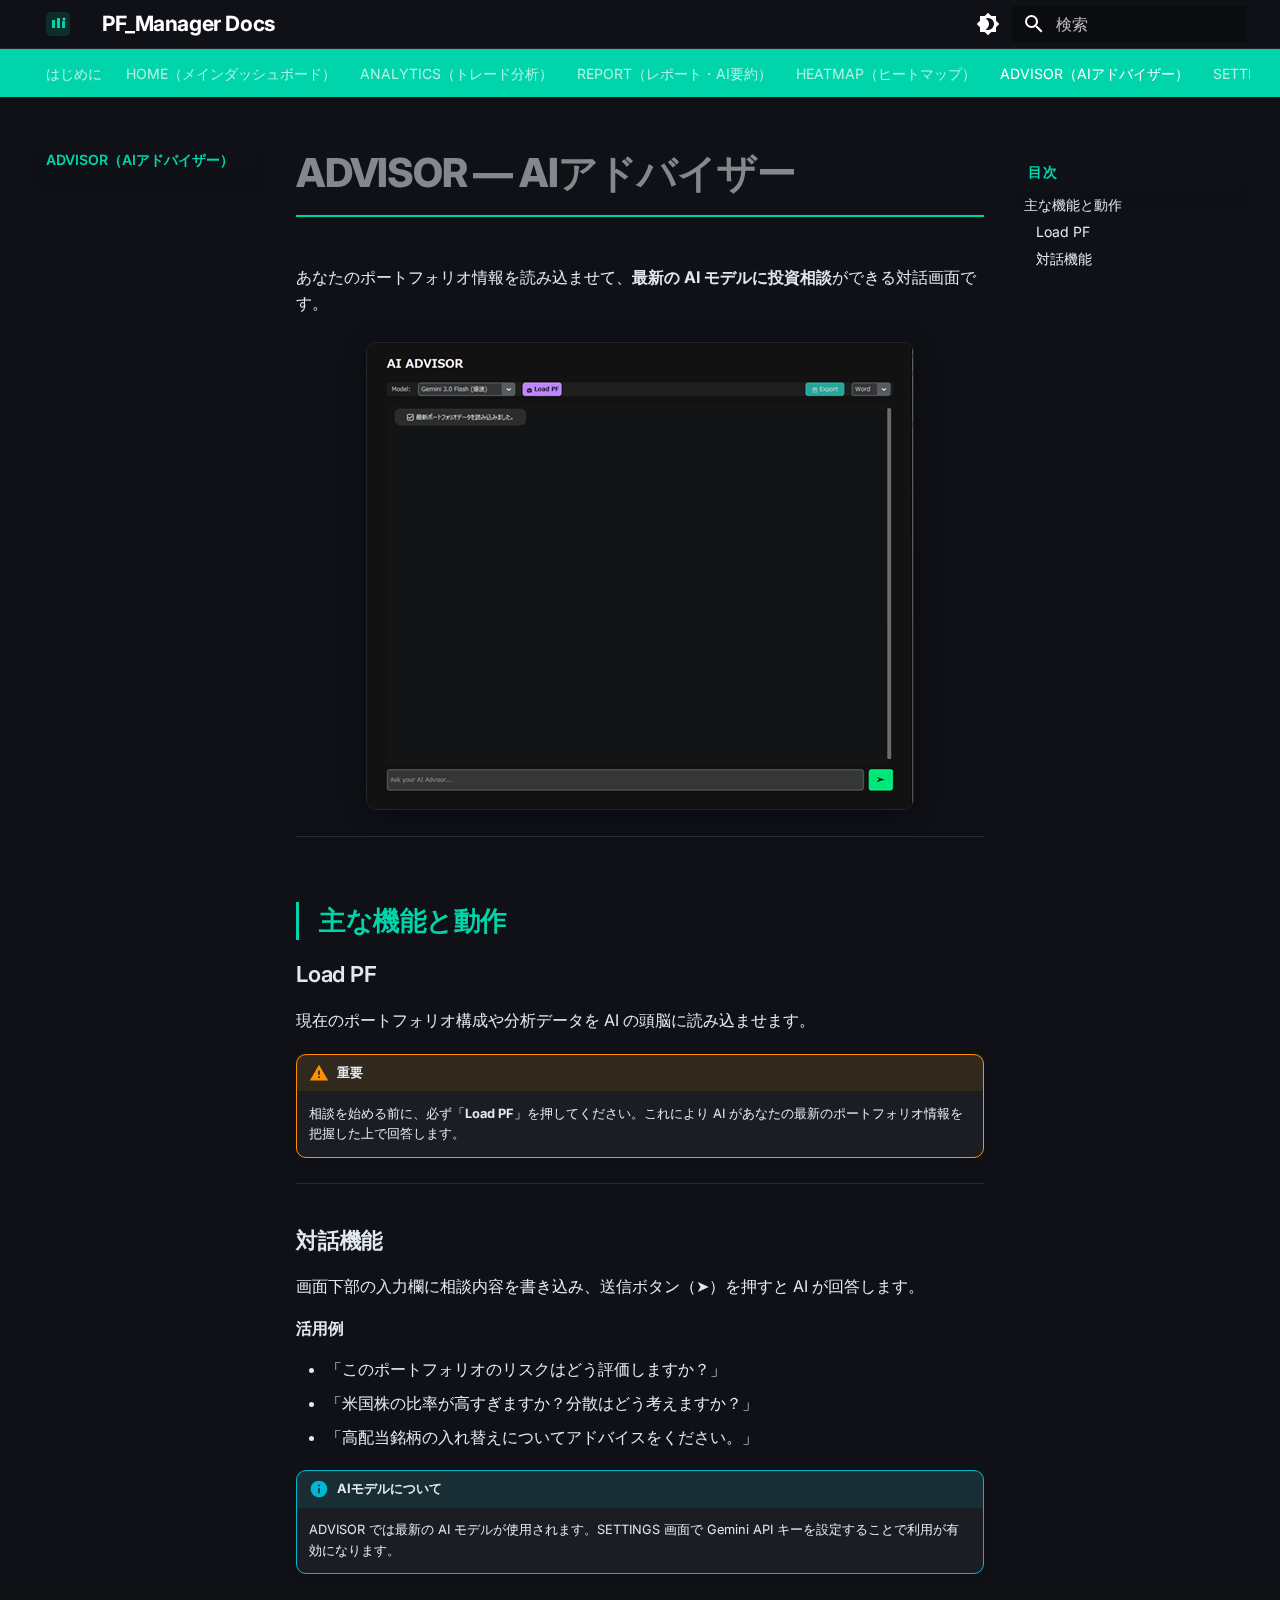
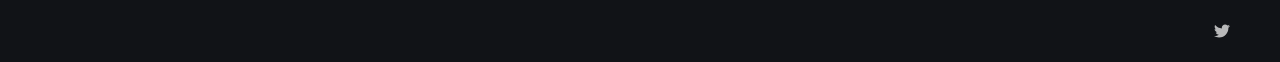
<file: 05_advisor/index.html>
<!doctype html>
<html lang="ja" class="no-js">
  <head>
    
      <meta charset="utf-8">
      <meta name="viewport" content="width=device-width,initial-scale=1">
      
        <meta name="description" content="ポートフォリオ管理アプリ PF_Manager 公式ドキュメント">
      
      
        <meta name="author" content="あっく">
      
      
      
        <link rel="prev" href="../04_heatmap/">
      
      
        <link rel="next" href="../06_settings/">
      
      
        
      
      
      <link rel="icon" href="../images/logo.svg">
      <meta name="generator" content="mkdocs-1.6.1, mkdocs-material-9.7.3">
    
    
      
        <title>ADVISOR（AIアドバイザー） - PF_Manager Docs</title>
      
    
    
      <link rel="stylesheet" href="../assets/stylesheets/main.484c7ddc.min.css">
      
        
        <link rel="stylesheet" href="../assets/stylesheets/palette.ab4e12ef.min.css">
      
      


    
    
      
    
    
      
        
        
        <link rel="preconnect" href="https://fonts.gstatic.com" crossorigin>
        <link rel="stylesheet" href="https://fonts.googleapis.com/css?family=Inter:300,300i,400,400i,700,700i%7CJetBrains+Mono:400,400i,700,700i&display=fallback">
        <style>:root{--md-text-font:"Inter";--md-code-font:"JetBrains Mono"}</style>
      
    
    
      <link rel="stylesheet" href="../stylesheets/extra_v2.css">
    
    <script>__md_scope=new URL("..",location),__md_hash=e=>[...e].reduce(((e,_)=>(e<<5)-e+_.charCodeAt(0)),0),__md_get=(e,_=localStorage,t=__md_scope)=>JSON.parse(_.getItem(t.pathname+"."+e)),__md_set=(e,_,t=localStorage,a=__md_scope)=>{try{t.setItem(a.pathname+"."+e,JSON.stringify(_))}catch(e){}}</script>
    
      

    
    
  </head>
  
  
    
    
      
    
    
    
    
    <body dir="ltr" data-md-color-scheme="slate" data-md-color-primary="teal" data-md-color-accent="cyan">
  
    
    <input class="md-toggle" data-md-toggle="drawer" type="checkbox" id="__drawer" autocomplete="off">
    <input class="md-toggle" data-md-toggle="search" type="checkbox" id="__search" autocomplete="off">
    <label class="md-overlay" for="__drawer"></label>
    <div data-md-component="skip">
      
        
        <a href="#advisor-ai" class="md-skip">
          コンテンツにスキップ
        </a>
      
    </div>
    <div data-md-component="announce">
      
    </div>
    
    
      

<header class="md-header" data-md-component="header">
  <nav class="md-header__inner md-grid" aria-label="ヘッダー">
    <a href=".." title="PF_Manager Docs" class="md-header__button md-logo" aria-label="PF_Manager Docs" data-md-component="logo">
      
  <img src="../images/logo.svg" alt="logo">

    </a>
    <label class="md-header__button md-icon" for="__drawer">
      
      <svg xmlns="http://www.w3.org/2000/svg" viewBox="0 0 24 24"><path d="M3 6h18v2H3zm0 5h18v2H3zm0 5h18v2H3z"/></svg>
    </label>
    <div class="md-header__title" data-md-component="header-title">
      <div class="md-header__ellipsis">
        <div class="md-header__topic">
          <span class="md-ellipsis">
            PF_Manager Docs
          </span>
        </div>
        <div class="md-header__topic" data-md-component="header-topic">
          <span class="md-ellipsis">
            
              ADVISOR（AIアドバイザー）
            
          </span>
        </div>
      </div>
    </div>
    
      
        <form class="md-header__option" data-md-component="palette">
  
    
    
    
    <input class="md-option" data-md-color-media="" data-md-color-scheme="slate" data-md-color-primary="teal" data-md-color-accent="cyan"  aria-label="ライトモードに切り替え"  type="radio" name="__palette" id="__palette_0">
    
      <label class="md-header__button md-icon" title="ライトモードに切り替え" for="__palette_1" hidden>
        <svg xmlns="http://www.w3.org/2000/svg" viewBox="0 0 24 24"><path d="M12 18c-.89 0-1.74-.2-2.5-.55C11.56 16.5 13 14.42 13 12s-1.44-4.5-3.5-5.45C10.26 6.2 11.11 6 12 6a6 6 0 0 1 6 6 6 6 0 0 1-6 6m8-9.31V4h-4.69L12 .69 8.69 4H4v4.69L.69 12 4 15.31V20h4.69L12 23.31 15.31 20H20v-4.69L23.31 12z"/></svg>
      </label>
    
  
    
    
    
    <input class="md-option" data-md-color-media="" data-md-color-scheme="default" data-md-color-primary="teal" data-md-color-accent="cyan"  aria-label="ダークモードに切り替え"  type="radio" name="__palette" id="__palette_1">
    
      <label class="md-header__button md-icon" title="ダークモードに切り替え" for="__palette_0" hidden>
        <svg xmlns="http://www.w3.org/2000/svg" viewBox="0 0 24 24"><path d="M12 8a4 4 0 0 0-4 4 4 4 0 0 0 4 4 4 4 0 0 0 4-4 4 4 0 0 0-4-4m0 10a6 6 0 0 1-6-6 6 6 0 0 1 6-6 6 6 0 0 1 6 6 6 6 0 0 1-6 6m8-9.31V4h-4.69L12 .69 8.69 4H4v4.69L.69 12 4 15.31V20h4.69L12 23.31 15.31 20H20v-4.69L23.31 12z"/></svg>
      </label>
    
  
</form>
      
    
    
      <script>var palette=__md_get("__palette");if(palette&&palette.color){if("(prefers-color-scheme)"===palette.color.media){var media=matchMedia("(prefers-color-scheme: light)"),input=document.querySelector(media.matches?"[data-md-color-media='(prefers-color-scheme: light)']":"[data-md-color-media='(prefers-color-scheme: dark)']");palette.color.media=input.getAttribute("data-md-color-media"),palette.color.scheme=input.getAttribute("data-md-color-scheme"),palette.color.primary=input.getAttribute("data-md-color-primary"),palette.color.accent=input.getAttribute("data-md-color-accent")}for(var[key,value]of Object.entries(palette.color))document.body.setAttribute("data-md-color-"+key,value)}</script>
    
    
    
      
      
        <label class="md-header__button md-icon" for="__search">
          
          <svg xmlns="http://www.w3.org/2000/svg" viewBox="0 0 24 24"><path d="M9.5 3A6.5 6.5 0 0 1 16 9.5c0 1.61-.59 3.09-1.56 4.23l.27.27h.79l5 5-1.5 1.5-5-5v-.79l-.27-.27A6.52 6.52 0 0 1 9.5 16 6.5 6.5 0 0 1 3 9.5 6.5 6.5 0 0 1 9.5 3m0 2C7 5 5 7 5 9.5S7 14 9.5 14 14 12 14 9.5 12 5 9.5 5"/></svg>
        </label>
        <div class="md-search" data-md-component="search" role="dialog">
  <label class="md-search__overlay" for="__search"></label>
  <div class="md-search__inner" role="search">
    <form class="md-search__form" name="search">
      <input type="text" class="md-search__input" name="query" aria-label="検索" placeholder="検索" autocapitalize="off" autocorrect="off" autocomplete="off" spellcheck="false" data-md-component="search-query" required>
      <label class="md-search__icon md-icon" for="__search">
        
        <svg xmlns="http://www.w3.org/2000/svg" viewBox="0 0 24 24"><path d="M9.5 3A6.5 6.5 0 0 1 16 9.5c0 1.61-.59 3.09-1.56 4.23l.27.27h.79l5 5-1.5 1.5-5-5v-.79l-.27-.27A6.52 6.52 0 0 1 9.5 16 6.5 6.5 0 0 1 3 9.5 6.5 6.5 0 0 1 9.5 3m0 2C7 5 5 7 5 9.5S7 14 9.5 14 14 12 14 9.5 12 5 9.5 5"/></svg>
        
        <svg xmlns="http://www.w3.org/2000/svg" viewBox="0 0 24 24"><path d="M20 11v2H8l5.5 5.5-1.42 1.42L4.16 12l7.92-7.92L13.5 5.5 8 11z"/></svg>
      </label>
      <nav class="md-search__options" aria-label="検索">
        
        <button type="reset" class="md-search__icon md-icon" title="クリア" aria-label="クリア" tabindex="-1">
          
          <svg xmlns="http://www.w3.org/2000/svg" viewBox="0 0 24 24"><path d="M19 6.41 17.59 5 12 10.59 6.41 5 5 6.41 10.59 12 5 17.59 6.41 19 12 13.41 17.59 19 19 17.59 13.41 12z"/></svg>
        </button>
      </nav>
      
        <div class="md-search__suggest" data-md-component="search-suggest"></div>
      
    </form>
    <div class="md-search__output">
      <div class="md-search__scrollwrap" tabindex="0" data-md-scrollfix>
        <div class="md-search-result" data-md-component="search-result">
          <div class="md-search-result__meta">
            検索を初期化
          </div>
          <ol class="md-search-result__list" role="presentation"></ol>
        </div>
      </div>
    </div>
  </div>
</div>
      
    
    
  </nav>
  
</header>
    
    <div class="md-container" data-md-component="container">
      
      
        
          
            
<nav class="md-tabs" aria-label="タブ" data-md-component="tabs">
  <div class="md-grid">
    <ul class="md-tabs__list">
      
        
  
  
  
  
    <li class="md-tabs__item">
      <a href=".." class="md-tabs__link">
        
  
  
    
  
  はじめに

      </a>
    </li>
  

      
        
  
  
  
  
    <li class="md-tabs__item">
      <a href="../01_home/" class="md-tabs__link">
        
  
  
    
  
  HOME（メインダッシュボード）

      </a>
    </li>
  

      
        
  
  
  
  
    <li class="md-tabs__item">
      <a href="../02_analytics/" class="md-tabs__link">
        
  
  
    
  
  ANALYTICS（トレード分析）

      </a>
    </li>
  

      
        
  
  
  
  
    <li class="md-tabs__item">
      <a href="../03_report/" class="md-tabs__link">
        
  
  
    
  
  REPORT（レポート・AI要約）

      </a>
    </li>
  

      
        
  
  
  
  
    <li class="md-tabs__item">
      <a href="../04_heatmap/" class="md-tabs__link">
        
  
  
    
  
  HEATMAP（ヒートマップ）

      </a>
    </li>
  

      
        
  
  
  
    
  
  
    <li class="md-tabs__item md-tabs__item--active">
      <a href="./" class="md-tabs__link">
        
  
  
    
  
  ADVISOR（AIアドバイザー）

      </a>
    </li>
  

      
        
  
  
  
  
    <li class="md-tabs__item">
      <a href="../06_settings/" class="md-tabs__link">
        
  
  
    
  
  SETTINGS（設定管理）

      </a>
    </li>
  

      
    </ul>
  </div>
</nav>
          
        
      
      <main class="md-main" data-md-component="main">
        <div class="md-main__inner md-grid">
          
            
              
              <div class="md-sidebar md-sidebar--primary" data-md-component="sidebar" data-md-type="navigation" >
                <div class="md-sidebar__scrollwrap">
                  <div class="md-sidebar__inner">
                    


  


<nav class="md-nav md-nav--primary md-nav--lifted" aria-label="ナビゲーション" data-md-level="0">
  <label class="md-nav__title" for="__drawer">
    <a href=".." title="PF_Manager Docs" class="md-nav__button md-logo" aria-label="PF_Manager Docs" data-md-component="logo">
      
  <img src="../images/logo.svg" alt="logo">

    </a>
    PF_Manager Docs
  </label>
  
  <ul class="md-nav__list" data-md-scrollfix>
    
      
      
  
  
  
  
    <li class="md-nav__item">
      <a href=".." class="md-nav__link">
        
  
  
  <span class="md-ellipsis">
    
  
    はじめに
  

    
  </span>
  
  

      </a>
    </li>
  

    
      
      
  
  
  
  
    <li class="md-nav__item">
      <a href="../01_home/" class="md-nav__link">
        
  
  
  <span class="md-ellipsis">
    
  
    HOME（メインダッシュボード）
  

    
  </span>
  
  

      </a>
    </li>
  

    
      
      
  
  
  
  
    <li class="md-nav__item">
      <a href="../02_analytics/" class="md-nav__link">
        
  
  
  <span class="md-ellipsis">
    
  
    ANALYTICS（トレード分析）
  

    
  </span>
  
  

      </a>
    </li>
  

    
      
      
  
  
  
  
    <li class="md-nav__item">
      <a href="../03_report/" class="md-nav__link">
        
  
  
  <span class="md-ellipsis">
    
  
    REPORT（レポート・AI要約）
  

    
  </span>
  
  

      </a>
    </li>
  

    
      
      
  
  
  
  
    <li class="md-nav__item">
      <a href="../04_heatmap/" class="md-nav__link">
        
  
  
  <span class="md-ellipsis">
    
  
    HEATMAP（ヒートマップ）
  

    
  </span>
  
  

      </a>
    </li>
  

    
      
      
  
  
    
  
  
  
    <li class="md-nav__item md-nav__item--active">
      
      <input class="md-nav__toggle md-toggle" type="checkbox" id="__toc">
      
      
        
      
      
        <label class="md-nav__link md-nav__link--active" for="__toc">
          
  
  
  <span class="md-ellipsis">
    
  
    ADVISOR（AIアドバイザー）
  

    
  </span>
  
  

          <span class="md-nav__icon md-icon"></span>
        </label>
      
      <a href="./" class="md-nav__link md-nav__link--active">
        
  
  
  <span class="md-ellipsis">
    
  
    ADVISOR（AIアドバイザー）
  

    
  </span>
  
  

      </a>
      
        

<nav class="md-nav md-nav--secondary" aria-label="目次">
  
  
  
    
  
  
    <label class="md-nav__title" for="__toc">
      <span class="md-nav__icon md-icon"></span>
      目次
    </label>
    <ul class="md-nav__list" data-md-component="toc" data-md-scrollfix>
      
        <li class="md-nav__item">
  <a href="#_1" class="md-nav__link">
    <span class="md-ellipsis">
      
        主な機能と動作
      
    </span>
  </a>
  
    <nav class="md-nav" aria-label="主な機能と動作">
      <ul class="md-nav__list">
        
          <li class="md-nav__item">
  <a href="#load-pf" class="md-nav__link">
    <span class="md-ellipsis">
      
        Load PF
      
    </span>
  </a>
  
</li>
        
          <li class="md-nav__item">
  <a href="#_2" class="md-nav__link">
    <span class="md-ellipsis">
      
        対話機能
      
    </span>
  </a>
  
</li>
        
      </ul>
    </nav>
  
</li>
      
    </ul>
  
</nav>
      
    </li>
  

    
      
      
  
  
  
  
    <li class="md-nav__item">
      <a href="../06_settings/" class="md-nav__link">
        
  
  
  <span class="md-ellipsis">
    
  
    SETTINGS（設定管理）
  

    
  </span>
  
  

      </a>
    </li>
  

    
  </ul>
</nav>
                  </div>
                </div>
              </div>
            
            
              
              <div class="md-sidebar md-sidebar--secondary" data-md-component="sidebar" data-md-type="toc" >
                <div class="md-sidebar__scrollwrap">
                  <div class="md-sidebar__inner">
                    

<nav class="md-nav md-nav--secondary" aria-label="目次">
  
  
  
    
  
  
    <label class="md-nav__title" for="__toc">
      <span class="md-nav__icon md-icon"></span>
      目次
    </label>
    <ul class="md-nav__list" data-md-component="toc" data-md-scrollfix>
      
        <li class="md-nav__item">
  <a href="#_1" class="md-nav__link">
    <span class="md-ellipsis">
      
        主な機能と動作
      
    </span>
  </a>
  
    <nav class="md-nav" aria-label="主な機能と動作">
      <ul class="md-nav__list">
        
          <li class="md-nav__item">
  <a href="#load-pf" class="md-nav__link">
    <span class="md-ellipsis">
      
        Load PF
      
    </span>
  </a>
  
</li>
        
          <li class="md-nav__item">
  <a href="#_2" class="md-nav__link">
    <span class="md-ellipsis">
      
        対話機能
      
    </span>
  </a>
  
</li>
        
      </ul>
    </nav>
  
</li>
      
    </ul>
  
</nav>
                  </div>
                </div>
              </div>
            
          
          
            <div class="md-content" data-md-component="content">
              
              <article class="md-content__inner md-typeset">
                
                  



<h1 id="advisor-ai">ADVISOR — AIアドバイザー<a class="headerlink" href="#advisor-ai" title="Permanent link">&para;</a></h1>
<p>あなたのポートフォリオ情報を読み込ませて、<strong>最新の AI モデルに投資相談</strong>ができる対話画面です。</p>
<p><img alt="ADVISOR画面" src="../images/image8.png" /></p>
<hr />
<h2 id="_1">主な機能と動作<a class="headerlink" href="#_1" title="Permanent link">&para;</a></h2>
<h3 id="load-pf">Load PF<a class="headerlink" href="#load-pf" title="Permanent link">&para;</a></h3>
<p>現在のポートフォリオ構成や分析データを AI の頭脳に読み込ませます。</p>
<div class="admonition warning">
<p class="admonition-title">重要</p>
<p>相談を始める前に、必ず「<strong>Load PF</strong>」を押してください。これにより AI があなたの最新のポートフォリオ情報を把握した上で回答します。</p>
</div>
<hr />
<h3 id="_2">対話機能<a class="headerlink" href="#_2" title="Permanent link">&para;</a></h3>
<p>画面下部の入力欄に相談内容を書き込み、送信ボタン（➤）を押すと AI が回答します。</p>
<p><strong>活用例</strong></p>
<ul>
<li>「このポートフォリオのリスクはどう評価しますか？」</li>
<li>「米国株の比率が高すぎますか？分散はどう考えますか？」</li>
<li>「高配当銘柄の入れ替えについてアドバイスをください。」</li>
</ul>
<div class="admonition info">
<p class="admonition-title">AIモデルについて</p>
<p>ADVISOR では最新の AI モデルが使用されます。SETTINGS 画面で Gemini API キーを設定することで利用が有効になります。</p>
</div>












                
              </article>
            </div>
          
          
  <script>var tabs=__md_get("__tabs");if(Array.isArray(tabs))e:for(var set of document.querySelectorAll(".tabbed-set")){var labels=set.querySelector(".tabbed-labels");for(var tab of tabs)for(var label of labels.getElementsByTagName("label"))if(label.innerText.trim()===tab){var input=document.getElementById(label.htmlFor);input.checked=!0;continue e}}</script>

<script>var target=document.getElementById(location.hash.slice(1));target&&target.name&&(target.checked=target.name.startsWith("__tabbed_"))</script>
        </div>
        
          <button type="button" class="md-top md-icon" data-md-component="top" hidden>
  
  <svg xmlns="http://www.w3.org/2000/svg" viewBox="0 0 24 24"><path d="M13 20h-2V8l-5.5 5.5-1.42-1.42L12 4.16l7.92 7.92-1.42 1.42L13 8z"/></svg>
  ページトップへ戻る
</button>
        
      </main>
      
        <footer class="md-footer">
  
  <div class="md-footer-meta md-typeset">
    <div class="md-footer-meta__inner md-grid">
      <div class="md-copyright">
  
  
</div>
      
        
<div class="md-social">
  
    
    
    
    
      
      
    
    <a href="https://twitter.com/" target="_blank" rel="noopener" title="twitter.com" class="md-social__link">
      <svg xmlns="http://www.w3.org/2000/svg" viewBox="0 0 512 512"><!--! Font Awesome Free 7.1.0 by @fontawesome - https://fontawesome.com License - https://fontawesome.com/license/free (Icons: CC BY 4.0, Fonts: SIL OFL 1.1, Code: MIT License) Copyright 2025 Fonticons, Inc.--><path d="M459.4 151.7c.3 4.5.3 9.1.3 13.6 0 138.7-105.6 298.6-298.6 298.6-59.5 0-114.7-17.2-161.1-47.1 8.4 1 16.6 1.3 25.3 1.3 49.1 0 94.2-16.6 130.3-44.8-46.1-1-84.8-31.2-98.1-72.8 6.5 1 13 1.6 19.8 1.6 9.4 0 18.8-1.3 27.6-3.6-48.1-9.7-84.1-52-84.1-103v-1.3c14 7.8 30.2 12.7 47.4 13.3-28.3-18.8-46.8-51-46.8-87.4 0-19.5 5.2-37.4 14.3-53C87.4 130.8 165 172.4 252.1 176.9c-1.6-7.8-2.6-15.9-2.6-24C249.5 95.1 296.3 48 354.4 48c30.2 0 57.5 12.7 76.7 33.1 23.7-4.5 46.5-13.3 66.6-25.3-7.8 24.4-24.4 44.8-46.1 57.8 21.1-2.3 41.6-8.1 60.4-16.2-14.3 20.8-32.2 39.3-52.6 54.3"/></svg>
    </a>
  
</div>
      
    </div>
  </div>
</footer>
      
    </div>
    <div class="md-dialog" data-md-component="dialog">
      <div class="md-dialog__inner md-typeset"></div>
    </div>
    
    
    
      
      
      <script id="__config" type="application/json">{"annotate": null, "base": "..", "features": ["navigation.sections", "navigation.tabs", "navigation.top", "navigation.indexes", "navigation.expand", "search.highlight", "search.suggest", "content.code.copy", "content.tabs.link", "toc.follow"], "search": "../assets/javascripts/workers/search.2c215733.min.js", "tags": null, "translations": {"clipboard.copied": "\u30b3\u30d4\u30fc\u3057\u307e\u3057\u305f", "clipboard.copy": "\u30af\u30ea\u30c3\u30d7\u30dc\u30fc\u30c9\u3078\u30b3\u30d4\u30fc", "search.result.more.one": "\u3053\u306e\u30da\u30fc\u30b8\u5185\u306b\u3082\u30461\u4ef6\u898b\u3064\u304b\u308a\u307e\u3057\u305f", "search.result.more.other": "\u3053\u306e\u30da\u30fc\u30b8\u5185\u306b\u3042\u3068#\u4ef6\u898b\u3064\u304b\u308a\u307e\u3057\u305f", "search.result.none": "\u4f55\u3082\u898b\u3064\u304b\u308a\u307e\u305b\u3093\u3067\u3057\u305f", "search.result.one": "1\u4ef6\u898b\u3064\u304b\u308a\u307e\u3057\u305f", "search.result.other": "#\u4ef6\u898b\u3064\u304b\u308a\u307e\u3057\u305f", "search.result.placeholder": "\u691c\u7d22\u30ad\u30fc\u30ef\u30fc\u30c9\u3092\u5165\u529b\u3057\u3066\u304f\u3060\u3055\u3044", "search.result.term.missing": "\u691c\u7d22\u306b\u542b\u307e\u308c\u306a\u3044", "select.version": "\u30d0\u30fc\u30b8\u30e7\u30f3\u5207\u308a\u66ff\u3048"}, "version": null}</script>
    
    
      <script src="../assets/javascripts/bundle.79ae519e.min.js"></script>
      
    
  </body>
</html>
</file>
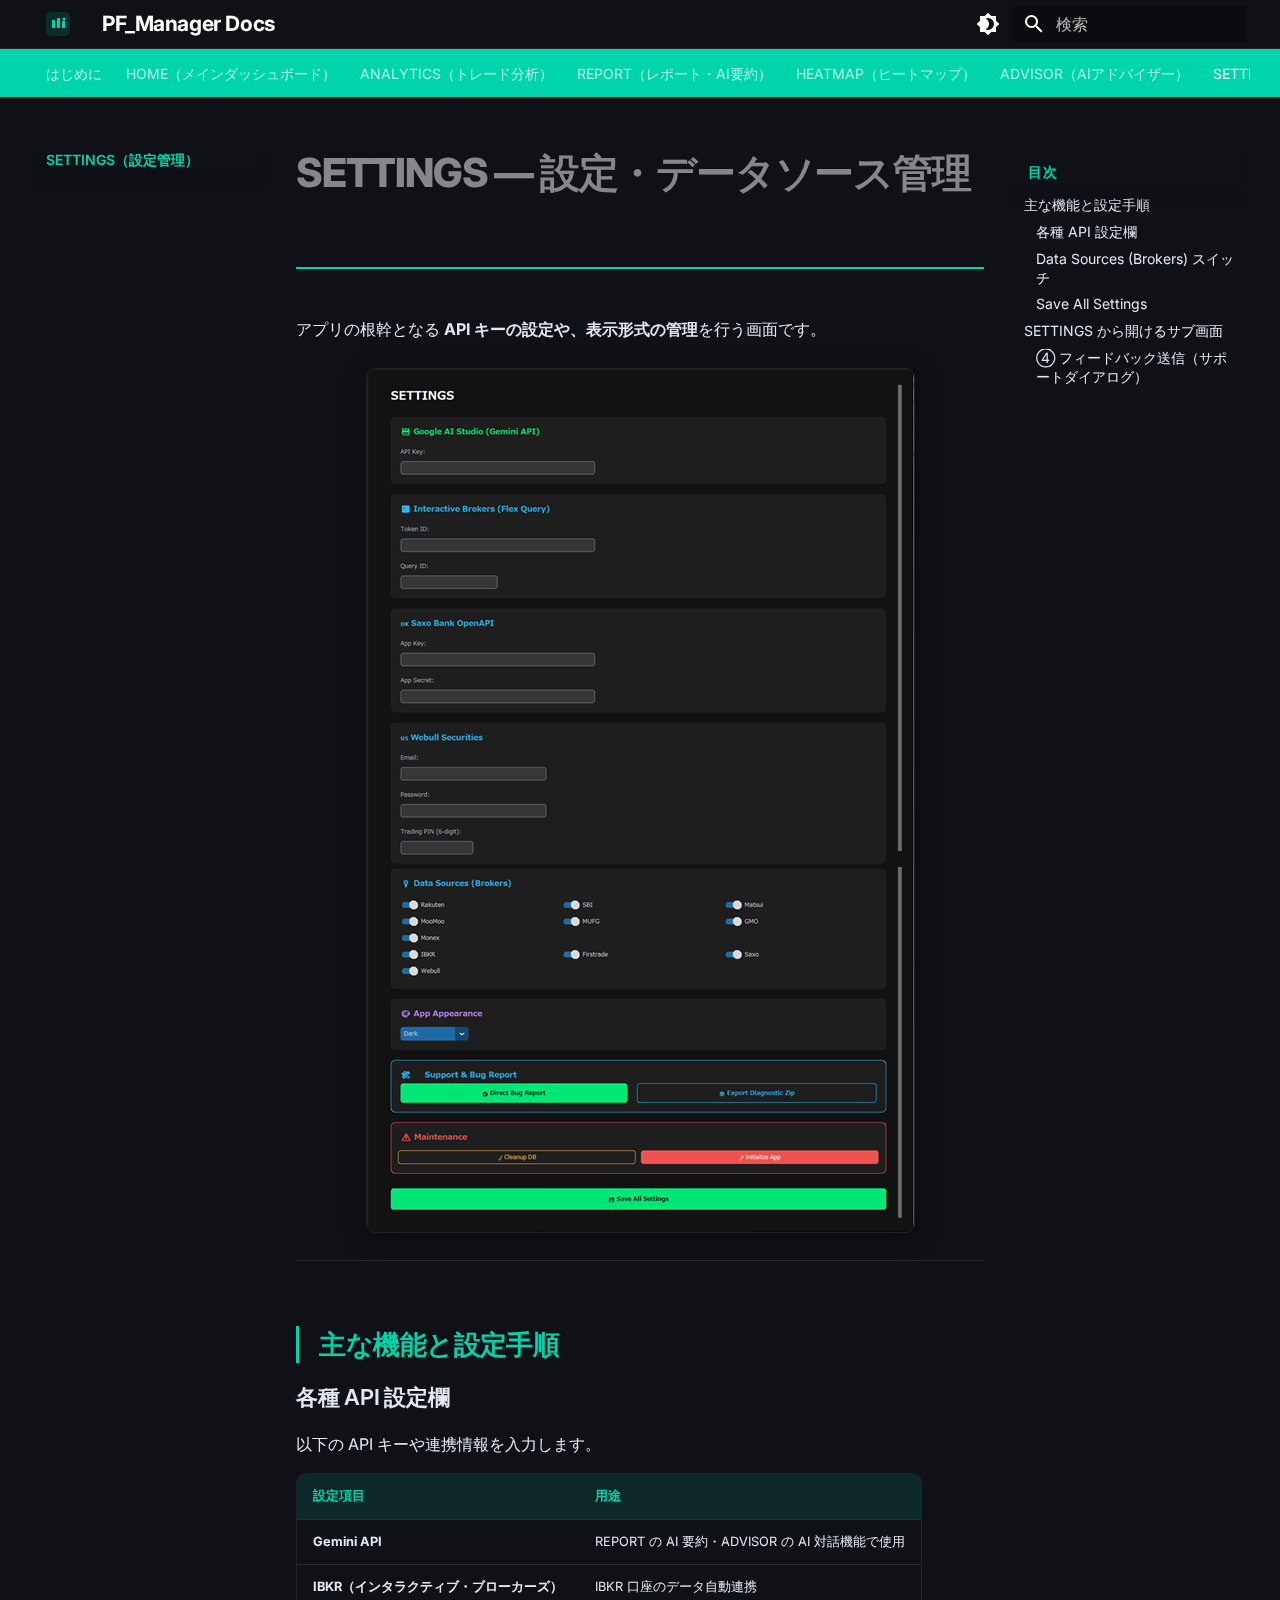
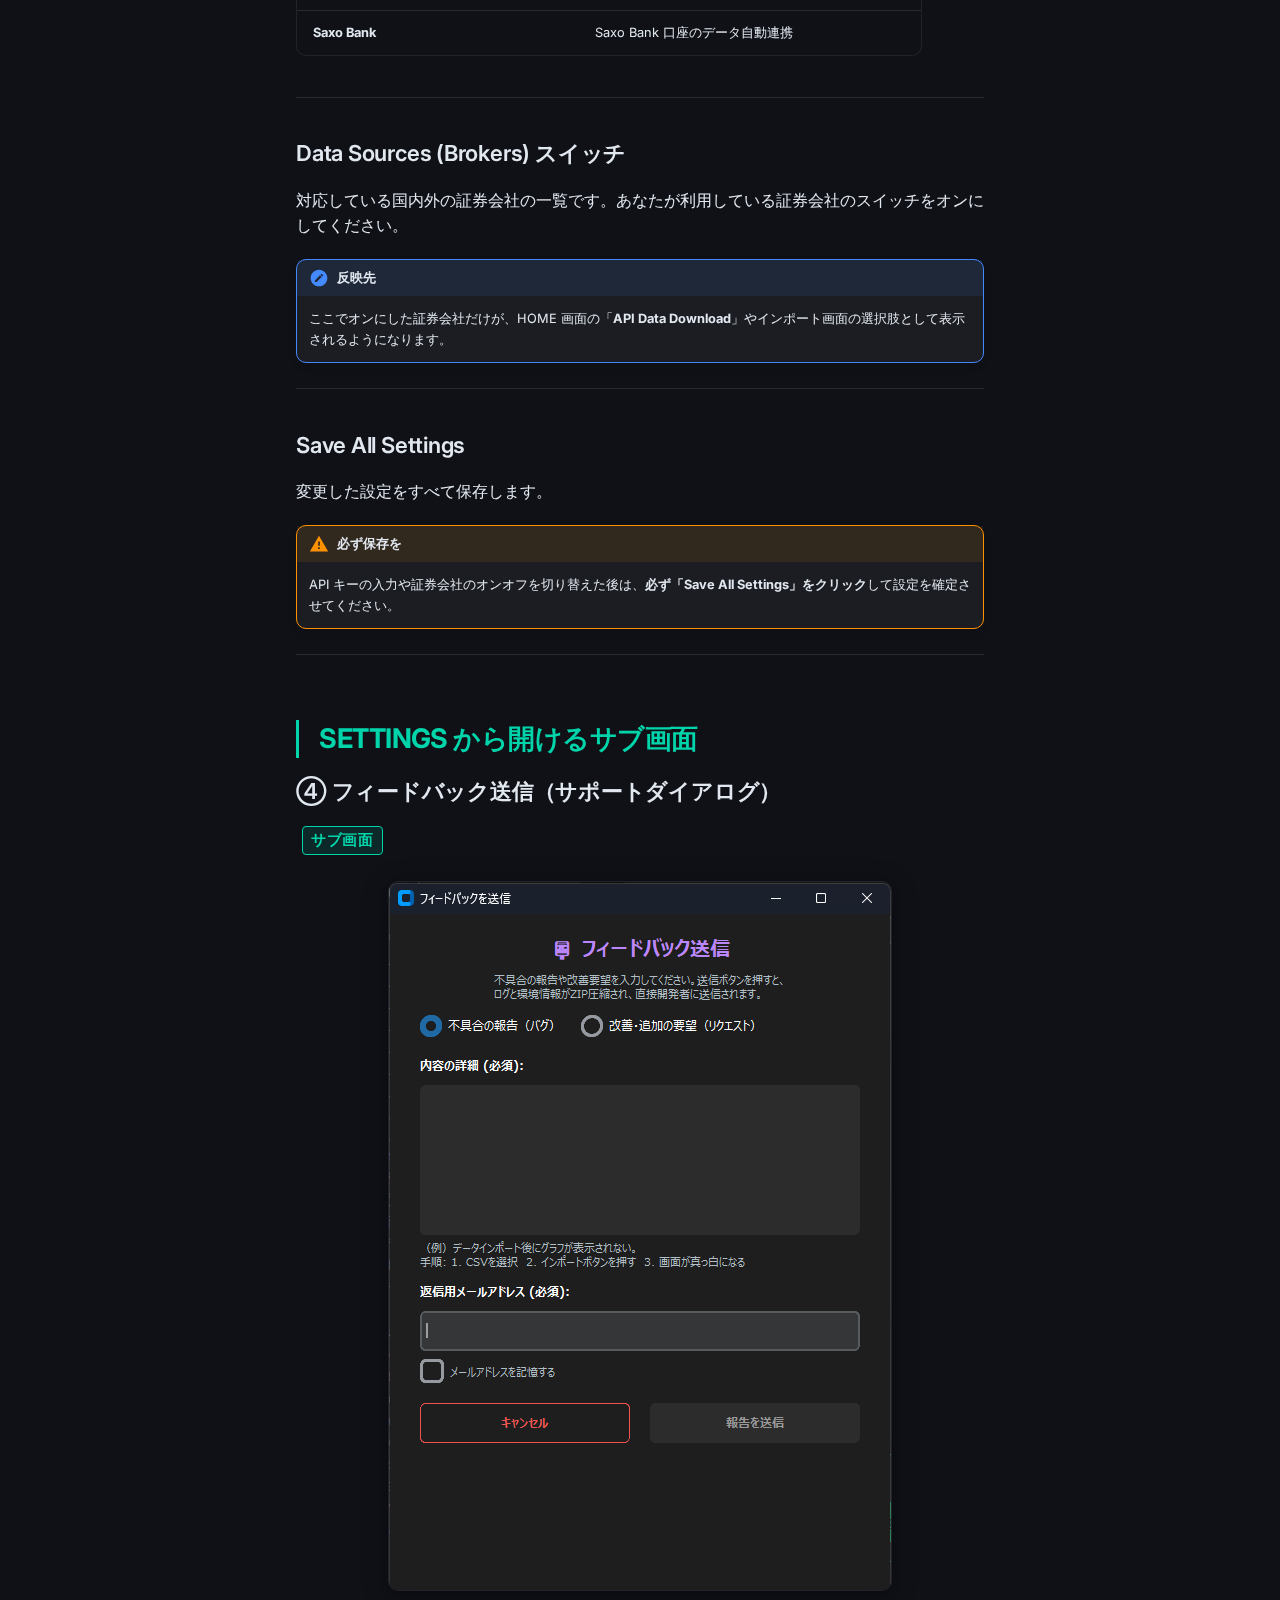
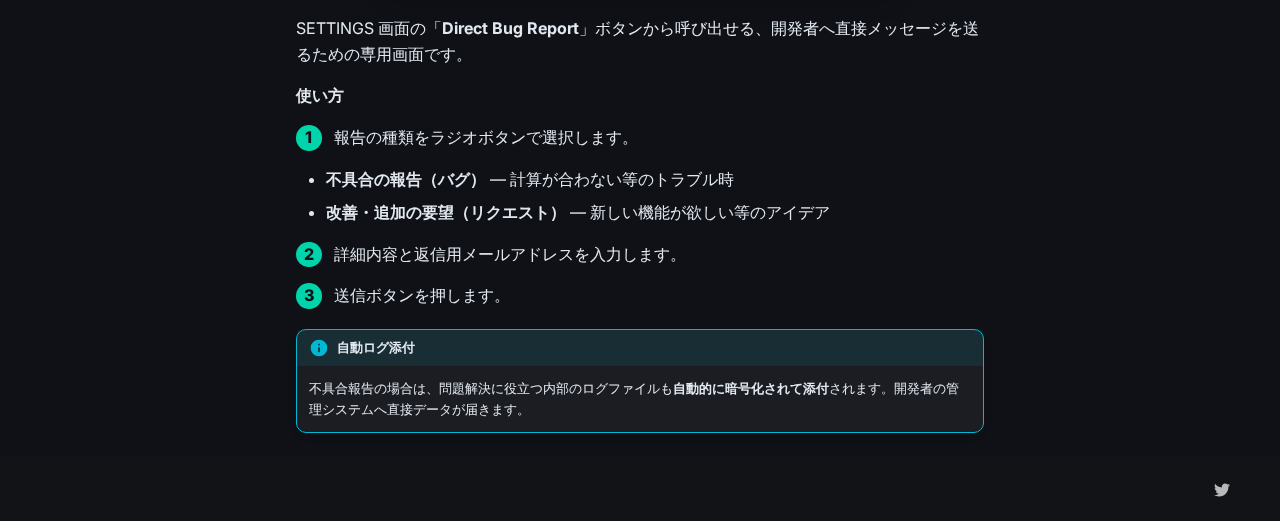
<file: 06_settings/index.html>
<!doctype html>
<html lang="ja" class="no-js">
  <head>
    
      <meta charset="utf-8">
      <meta name="viewport" content="width=device-width,initial-scale=1">
      
        <meta name="description" content="ポートフォリオ管理アプリ PF_Manager 公式ドキュメント">
      
      
        <meta name="author" content="あっく">
      
      
      
        <link rel="prev" href="../05_advisor/">
      
      
      
        
      
      
      <link rel="icon" href="../images/logo.svg">
      <meta name="generator" content="mkdocs-1.6.1, mkdocs-material-9.7.3">
    
    
      
        <title>SETTINGS（設定管理） - PF_Manager Docs</title>
      
    
    
      <link rel="stylesheet" href="../assets/stylesheets/main.484c7ddc.min.css">
      
        
        <link rel="stylesheet" href="../assets/stylesheets/palette.ab4e12ef.min.css">
      
      


    
    
      
    
    
      
        
        
        <link rel="preconnect" href="https://fonts.gstatic.com" crossorigin>
        <link rel="stylesheet" href="https://fonts.googleapis.com/css?family=Inter:300,300i,400,400i,700,700i%7CJetBrains+Mono:400,400i,700,700i&display=fallback">
        <style>:root{--md-text-font:"Inter";--md-code-font:"JetBrains Mono"}</style>
      
    
    
      <link rel="stylesheet" href="../stylesheets/extra_v2.css">
    
    <script>__md_scope=new URL("..",location),__md_hash=e=>[...e].reduce(((e,_)=>(e<<5)-e+_.charCodeAt(0)),0),__md_get=(e,_=localStorage,t=__md_scope)=>JSON.parse(_.getItem(t.pathname+"."+e)),__md_set=(e,_,t=localStorage,a=__md_scope)=>{try{t.setItem(a.pathname+"."+e,JSON.stringify(_))}catch(e){}}</script>
    
      

    
    
  </head>
  
  
    
    
      
    
    
    
    
    <body dir="ltr" data-md-color-scheme="slate" data-md-color-primary="teal" data-md-color-accent="cyan">
  
    
    <input class="md-toggle" data-md-toggle="drawer" type="checkbox" id="__drawer" autocomplete="off">
    <input class="md-toggle" data-md-toggle="search" type="checkbox" id="__search" autocomplete="off">
    <label class="md-overlay" for="__drawer"></label>
    <div data-md-component="skip">
      
        
        <a href="#settings" class="md-skip">
          コンテンツにスキップ
        </a>
      
    </div>
    <div data-md-component="announce">
      
    </div>
    
    
      

<header class="md-header" data-md-component="header">
  <nav class="md-header__inner md-grid" aria-label="ヘッダー">
    <a href=".." title="PF_Manager Docs" class="md-header__button md-logo" aria-label="PF_Manager Docs" data-md-component="logo">
      
  <img src="../images/logo.svg" alt="logo">

    </a>
    <label class="md-header__button md-icon" for="__drawer">
      
      <svg xmlns="http://www.w3.org/2000/svg" viewBox="0 0 24 24"><path d="M3 6h18v2H3zm0 5h18v2H3zm0 5h18v2H3z"/></svg>
    </label>
    <div class="md-header__title" data-md-component="header-title">
      <div class="md-header__ellipsis">
        <div class="md-header__topic">
          <span class="md-ellipsis">
            PF_Manager Docs
          </span>
        </div>
        <div class="md-header__topic" data-md-component="header-topic">
          <span class="md-ellipsis">
            
              SETTINGS（設定管理）
            
          </span>
        </div>
      </div>
    </div>
    
      
        <form class="md-header__option" data-md-component="palette">
  
    
    
    
    <input class="md-option" data-md-color-media="" data-md-color-scheme="slate" data-md-color-primary="teal" data-md-color-accent="cyan"  aria-label="ライトモードに切り替え"  type="radio" name="__palette" id="__palette_0">
    
      <label class="md-header__button md-icon" title="ライトモードに切り替え" for="__palette_1" hidden>
        <svg xmlns="http://www.w3.org/2000/svg" viewBox="0 0 24 24"><path d="M12 18c-.89 0-1.74-.2-2.5-.55C11.56 16.5 13 14.42 13 12s-1.44-4.5-3.5-5.45C10.26 6.2 11.11 6 12 6a6 6 0 0 1 6 6 6 6 0 0 1-6 6m8-9.31V4h-4.69L12 .69 8.69 4H4v4.69L.69 12 4 15.31V20h4.69L12 23.31 15.31 20H20v-4.69L23.31 12z"/></svg>
      </label>
    
  
    
    
    
    <input class="md-option" data-md-color-media="" data-md-color-scheme="default" data-md-color-primary="teal" data-md-color-accent="cyan"  aria-label="ダークモードに切り替え"  type="radio" name="__palette" id="__palette_1">
    
      <label class="md-header__button md-icon" title="ダークモードに切り替え" for="__palette_0" hidden>
        <svg xmlns="http://www.w3.org/2000/svg" viewBox="0 0 24 24"><path d="M12 8a4 4 0 0 0-4 4 4 4 0 0 0 4 4 4 4 0 0 0 4-4 4 4 0 0 0-4-4m0 10a6 6 0 0 1-6-6 6 6 0 0 1 6-6 6 6 0 0 1 6 6 6 6 0 0 1-6 6m8-9.31V4h-4.69L12 .69 8.69 4H4v4.69L.69 12 4 15.31V20h4.69L12 23.31 15.31 20H20v-4.69L23.31 12z"/></svg>
      </label>
    
  
</form>
      
    
    
      <script>var palette=__md_get("__palette");if(palette&&palette.color){if("(prefers-color-scheme)"===palette.color.media){var media=matchMedia("(prefers-color-scheme: light)"),input=document.querySelector(media.matches?"[data-md-color-media='(prefers-color-scheme: light)']":"[data-md-color-media='(prefers-color-scheme: dark)']");palette.color.media=input.getAttribute("data-md-color-media"),palette.color.scheme=input.getAttribute("data-md-color-scheme"),palette.color.primary=input.getAttribute("data-md-color-primary"),palette.color.accent=input.getAttribute("data-md-color-accent")}for(var[key,value]of Object.entries(palette.color))document.body.setAttribute("data-md-color-"+key,value)}</script>
    
    
    
      
      
        <label class="md-header__button md-icon" for="__search">
          
          <svg xmlns="http://www.w3.org/2000/svg" viewBox="0 0 24 24"><path d="M9.5 3A6.5 6.5 0 0 1 16 9.5c0 1.61-.59 3.09-1.56 4.23l.27.27h.79l5 5-1.5 1.5-5-5v-.79l-.27-.27A6.52 6.52 0 0 1 9.5 16 6.5 6.5 0 0 1 3 9.5 6.5 6.5 0 0 1 9.5 3m0 2C7 5 5 7 5 9.5S7 14 9.5 14 14 12 14 9.5 12 5 9.5 5"/></svg>
        </label>
        <div class="md-search" data-md-component="search" role="dialog">
  <label class="md-search__overlay" for="__search"></label>
  <div class="md-search__inner" role="search">
    <form class="md-search__form" name="search">
      <input type="text" class="md-search__input" name="query" aria-label="検索" placeholder="検索" autocapitalize="off" autocorrect="off" autocomplete="off" spellcheck="false" data-md-component="search-query" required>
      <label class="md-search__icon md-icon" for="__search">
        
        <svg xmlns="http://www.w3.org/2000/svg" viewBox="0 0 24 24"><path d="M9.5 3A6.5 6.5 0 0 1 16 9.5c0 1.61-.59 3.09-1.56 4.23l.27.27h.79l5 5-1.5 1.5-5-5v-.79l-.27-.27A6.52 6.52 0 0 1 9.5 16 6.5 6.5 0 0 1 3 9.5 6.5 6.5 0 0 1 9.5 3m0 2C7 5 5 7 5 9.5S7 14 9.5 14 14 12 14 9.5 12 5 9.5 5"/></svg>
        
        <svg xmlns="http://www.w3.org/2000/svg" viewBox="0 0 24 24"><path d="M20 11v2H8l5.5 5.5-1.42 1.42L4.16 12l7.92-7.92L13.5 5.5 8 11z"/></svg>
      </label>
      <nav class="md-search__options" aria-label="検索">
        
        <button type="reset" class="md-search__icon md-icon" title="クリア" aria-label="クリア" tabindex="-1">
          
          <svg xmlns="http://www.w3.org/2000/svg" viewBox="0 0 24 24"><path d="M19 6.41 17.59 5 12 10.59 6.41 5 5 6.41 10.59 12 5 17.59 6.41 19 12 13.41 17.59 19 19 17.59 13.41 12z"/></svg>
        </button>
      </nav>
      
        <div class="md-search__suggest" data-md-component="search-suggest"></div>
      
    </form>
    <div class="md-search__output">
      <div class="md-search__scrollwrap" tabindex="0" data-md-scrollfix>
        <div class="md-search-result" data-md-component="search-result">
          <div class="md-search-result__meta">
            検索を初期化
          </div>
          <ol class="md-search-result__list" role="presentation"></ol>
        </div>
      </div>
    </div>
  </div>
</div>
      
    
    
  </nav>
  
</header>
    
    <div class="md-container" data-md-component="container">
      
      
        
          
            
<nav class="md-tabs" aria-label="タブ" data-md-component="tabs">
  <div class="md-grid">
    <ul class="md-tabs__list">
      
        
  
  
  
  
    <li class="md-tabs__item">
      <a href=".." class="md-tabs__link">
        
  
  
    
  
  はじめに

      </a>
    </li>
  

      
        
  
  
  
  
    <li class="md-tabs__item">
      <a href="../01_home/" class="md-tabs__link">
        
  
  
    
  
  HOME（メインダッシュボード）

      </a>
    </li>
  

      
        
  
  
  
  
    <li class="md-tabs__item">
      <a href="../02_analytics/" class="md-tabs__link">
        
  
  
    
  
  ANALYTICS（トレード分析）

      </a>
    </li>
  

      
        
  
  
  
  
    <li class="md-tabs__item">
      <a href="../03_report/" class="md-tabs__link">
        
  
  
    
  
  REPORT（レポート・AI要約）

      </a>
    </li>
  

      
        
  
  
  
  
    <li class="md-tabs__item">
      <a href="../04_heatmap/" class="md-tabs__link">
        
  
  
    
  
  HEATMAP（ヒートマップ）

      </a>
    </li>
  

      
        
  
  
  
  
    <li class="md-tabs__item">
      <a href="../05_advisor/" class="md-tabs__link">
        
  
  
    
  
  ADVISOR（AIアドバイザー）

      </a>
    </li>
  

      
        
  
  
  
    
  
  
    <li class="md-tabs__item md-tabs__item--active">
      <a href="./" class="md-tabs__link">
        
  
  
    
  
  SETTINGS（設定管理）

      </a>
    </li>
  

      
    </ul>
  </div>
</nav>
          
        
      
      <main class="md-main" data-md-component="main">
        <div class="md-main__inner md-grid">
          
            
              
              <div class="md-sidebar md-sidebar--primary" data-md-component="sidebar" data-md-type="navigation" >
                <div class="md-sidebar__scrollwrap">
                  <div class="md-sidebar__inner">
                    


  


<nav class="md-nav md-nav--primary md-nav--lifted" aria-label="ナビゲーション" data-md-level="0">
  <label class="md-nav__title" for="__drawer">
    <a href=".." title="PF_Manager Docs" class="md-nav__button md-logo" aria-label="PF_Manager Docs" data-md-component="logo">
      
  <img src="../images/logo.svg" alt="logo">

    </a>
    PF_Manager Docs
  </label>
  
  <ul class="md-nav__list" data-md-scrollfix>
    
      
      
  
  
  
  
    <li class="md-nav__item">
      <a href=".." class="md-nav__link">
        
  
  
  <span class="md-ellipsis">
    
  
    はじめに
  

    
  </span>
  
  

      </a>
    </li>
  

    
      
      
  
  
  
  
    <li class="md-nav__item">
      <a href="../01_home/" class="md-nav__link">
        
  
  
  <span class="md-ellipsis">
    
  
    HOME（メインダッシュボード）
  

    
  </span>
  
  

      </a>
    </li>
  

    
      
      
  
  
  
  
    <li class="md-nav__item">
      <a href="../02_analytics/" class="md-nav__link">
        
  
  
  <span class="md-ellipsis">
    
  
    ANALYTICS（トレード分析）
  

    
  </span>
  
  

      </a>
    </li>
  

    
      
      
  
  
  
  
    <li class="md-nav__item">
      <a href="../03_report/" class="md-nav__link">
        
  
  
  <span class="md-ellipsis">
    
  
    REPORT（レポート・AI要約）
  

    
  </span>
  
  

      </a>
    </li>
  

    
      
      
  
  
  
  
    <li class="md-nav__item">
      <a href="../04_heatmap/" class="md-nav__link">
        
  
  
  <span class="md-ellipsis">
    
  
    HEATMAP（ヒートマップ）
  

    
  </span>
  
  

      </a>
    </li>
  

    
      
      
  
  
  
  
    <li class="md-nav__item">
      <a href="../05_advisor/" class="md-nav__link">
        
  
  
  <span class="md-ellipsis">
    
  
    ADVISOR（AIアドバイザー）
  

    
  </span>
  
  

      </a>
    </li>
  

    
      
      
  
  
    
  
  
  
    <li class="md-nav__item md-nav__item--active">
      
      <input class="md-nav__toggle md-toggle" type="checkbox" id="__toc">
      
      
        
      
      
        <label class="md-nav__link md-nav__link--active" for="__toc">
          
  
  
  <span class="md-ellipsis">
    
  
    SETTINGS（設定管理）
  

    
  </span>
  
  

          <span class="md-nav__icon md-icon"></span>
        </label>
      
      <a href="./" class="md-nav__link md-nav__link--active">
        
  
  
  <span class="md-ellipsis">
    
  
    SETTINGS（設定管理）
  

    
  </span>
  
  

      </a>
      
        

<nav class="md-nav md-nav--secondary" aria-label="目次">
  
  
  
    
  
  
    <label class="md-nav__title" for="__toc">
      <span class="md-nav__icon md-icon"></span>
      目次
    </label>
    <ul class="md-nav__list" data-md-component="toc" data-md-scrollfix>
      
        <li class="md-nav__item">
  <a href="#_1" class="md-nav__link">
    <span class="md-ellipsis">
      
        主な機能と設定手順
      
    </span>
  </a>
  
    <nav class="md-nav" aria-label="主な機能と設定手順">
      <ul class="md-nav__list">
        
          <li class="md-nav__item">
  <a href="#api" class="md-nav__link">
    <span class="md-ellipsis">
      
        各種 API 設定欄
      
    </span>
  </a>
  
</li>
        
          <li class="md-nav__item">
  <a href="#data-sources-brokers" class="md-nav__link">
    <span class="md-ellipsis">
      
        Data Sources (Brokers) スイッチ
      
    </span>
  </a>
  
</li>
        
          <li class="md-nav__item">
  <a href="#save-all-settings" class="md-nav__link">
    <span class="md-ellipsis">
      
        Save All Settings
      
    </span>
  </a>
  
</li>
        
      </ul>
    </nav>
  
</li>
      
        <li class="md-nav__item">
  <a href="#settings_1" class="md-nav__link">
    <span class="md-ellipsis">
      
        SETTINGS から開けるサブ画面
      
    </span>
  </a>
  
    <nav class="md-nav" aria-label="SETTINGS から開けるサブ画面">
      <ul class="md-nav__list">
        
          <li class="md-nav__item">
  <a href="#4" class="md-nav__link">
    <span class="md-ellipsis">
      
        ④ フィードバック送信（サポートダイアログ）
      
    </span>
  </a>
  
</li>
        
      </ul>
    </nav>
  
</li>
      
    </ul>
  
</nav>
      
    </li>
  

    
  </ul>
</nav>
                  </div>
                </div>
              </div>
            
            
              
              <div class="md-sidebar md-sidebar--secondary" data-md-component="sidebar" data-md-type="toc" >
                <div class="md-sidebar__scrollwrap">
                  <div class="md-sidebar__inner">
                    

<nav class="md-nav md-nav--secondary" aria-label="目次">
  
  
  
    
  
  
    <label class="md-nav__title" for="__toc">
      <span class="md-nav__icon md-icon"></span>
      目次
    </label>
    <ul class="md-nav__list" data-md-component="toc" data-md-scrollfix>
      
        <li class="md-nav__item">
  <a href="#_1" class="md-nav__link">
    <span class="md-ellipsis">
      
        主な機能と設定手順
      
    </span>
  </a>
  
    <nav class="md-nav" aria-label="主な機能と設定手順">
      <ul class="md-nav__list">
        
          <li class="md-nav__item">
  <a href="#api" class="md-nav__link">
    <span class="md-ellipsis">
      
        各種 API 設定欄
      
    </span>
  </a>
  
</li>
        
          <li class="md-nav__item">
  <a href="#data-sources-brokers" class="md-nav__link">
    <span class="md-ellipsis">
      
        Data Sources (Brokers) スイッチ
      
    </span>
  </a>
  
</li>
        
          <li class="md-nav__item">
  <a href="#save-all-settings" class="md-nav__link">
    <span class="md-ellipsis">
      
        Save All Settings
      
    </span>
  </a>
  
</li>
        
      </ul>
    </nav>
  
</li>
      
        <li class="md-nav__item">
  <a href="#settings_1" class="md-nav__link">
    <span class="md-ellipsis">
      
        SETTINGS から開けるサブ画面
      
    </span>
  </a>
  
    <nav class="md-nav" aria-label="SETTINGS から開けるサブ画面">
      <ul class="md-nav__list">
        
          <li class="md-nav__item">
  <a href="#4" class="md-nav__link">
    <span class="md-ellipsis">
      
        ④ フィードバック送信（サポートダイアログ）
      
    </span>
  </a>
  
</li>
        
      </ul>
    </nav>
  
</li>
      
    </ul>
  
</nav>
                  </div>
                </div>
              </div>
            
          
          
            <div class="md-content" data-md-component="content">
              
              <article class="md-content__inner md-typeset">
                
                  



<h1 id="settings">SETTINGS — 設定・データソース管理<a class="headerlink" href="#settings" title="Permanent link">&para;</a></h1>
<p>アプリの根幹となる <strong>API キーの設定や、表示形式の管理</strong>を行う画面です。</p>
<p><img alt="SETTINGS画面" src="../images/image9.png" /></p>
<hr />
<h2 id="_1">主な機能と設定手順<a class="headerlink" href="#_1" title="Permanent link">&para;</a></h2>
<h3 id="api">各種 API 設定欄<a class="headerlink" href="#api" title="Permanent link">&para;</a></h3>
<p>以下の API キーや連携情報を入力します。</p>
<table>
<thead>
<tr>
<th>設定項目</th>
<th>用途</th>
</tr>
</thead>
<tbody>
<tr>
<td><strong>Gemini API</strong></td>
<td>REPORT の AI 要約・ADVISOR の AI 対話機能で使用</td>
</tr>
<tr>
<td><strong>IBKR（インタラクティブ・ブローカーズ）</strong></td>
<td>IBKR 口座のデータ自動連携</td>
</tr>
<tr>
<td><strong>Saxo Bank</strong></td>
<td>Saxo Bank 口座のデータ自動連携</td>
</tr>
</tbody>
</table>
<hr />
<h3 id="data-sources-brokers">Data Sources (Brokers) スイッチ<a class="headerlink" href="#data-sources-brokers" title="Permanent link">&para;</a></h3>
<p>対応している国内外の証券会社の一覧です。あなたが利用している証券会社のスイッチをオンにしてください。</p>
<div class="admonition note">
<p class="admonition-title">反映先</p>
<p>ここでオンにした証券会社だけが、HOME 画面の「<strong>API Data Download</strong>」やインポート画面の選択肢として表示されるようになります。</p>
</div>
<hr />
<h3 id="save-all-settings">Save All Settings<a class="headerlink" href="#save-all-settings" title="Permanent link">&para;</a></h3>
<p>変更した設定をすべて保存します。</p>
<div class="admonition warning">
<p class="admonition-title">必ず保存を</p>
<p>API キーの入力や証券会社のオンオフを切り替えた後は、<strong>必ず「Save All Settings」をクリック</strong>して設定を確定させてください。</p>
</div>
<hr />
<h2 id="settings_1">SETTINGS から開けるサブ画面<a class="headerlink" href="#settings_1" title="Permanent link">&para;</a></h2>
<h3 id="4">④ フィードバック送信（サポートダイアログ）<a class="headerlink" href="#4" title="Permanent link">&para;</a></h3>
<p><span class="pf-badge">サブ画面</span></p>
<p><img alt="フィードバック送信" src="../images/image10.png" /></p>
<p>SETTINGS 画面の「<strong>Direct Bug Report</strong>」ボタンから呼び出せる、開発者へ直接メッセージを送るための専用画面です。</p>
<p><strong>使い方</strong></p>
<p><span class="pf-step">1</span> 報告の種類をラジオボタンで選択します。</p>
<ul>
<li><strong>不具合の報告（バグ）</strong> — 計算が合わない等のトラブル時</li>
<li><strong>改善・追加の要望（リクエスト）</strong> — 新しい機能が欲しい等のアイデア</li>
</ul>
<p><span class="pf-step">2</span> 詳細内容と返信用メールアドレスを入力します。</p>
<p><span class="pf-step">3</span> 送信ボタンを押します。</p>
<div class="admonition info">
<p class="admonition-title">自動ログ添付</p>
<p>不具合報告の場合は、問題解決に役立つ内部のログファイルも<strong>自動的に暗号化されて添付</strong>されます。開発者の管理システムへ直接データが届きます。</p>
</div>












                
              </article>
            </div>
          
          
  <script>var tabs=__md_get("__tabs");if(Array.isArray(tabs))e:for(var set of document.querySelectorAll(".tabbed-set")){var labels=set.querySelector(".tabbed-labels");for(var tab of tabs)for(var label of labels.getElementsByTagName("label"))if(label.innerText.trim()===tab){var input=document.getElementById(label.htmlFor);input.checked=!0;continue e}}</script>

<script>var target=document.getElementById(location.hash.slice(1));target&&target.name&&(target.checked=target.name.startsWith("__tabbed_"))</script>
        </div>
        
          <button type="button" class="md-top md-icon" data-md-component="top" hidden>
  
  <svg xmlns="http://www.w3.org/2000/svg" viewBox="0 0 24 24"><path d="M13 20h-2V8l-5.5 5.5-1.42-1.42L12 4.16l7.92 7.92-1.42 1.42L13 8z"/></svg>
  ページトップへ戻る
</button>
        
      </main>
      
        <footer class="md-footer">
  
  <div class="md-footer-meta md-typeset">
    <div class="md-footer-meta__inner md-grid">
      <div class="md-copyright">
  
  
</div>
      
        
<div class="md-social">
  
    
    
    
    
      
      
    
    <a href="https://twitter.com/" target="_blank" rel="noopener" title="twitter.com" class="md-social__link">
      <svg xmlns="http://www.w3.org/2000/svg" viewBox="0 0 512 512"><!--! Font Awesome Free 7.1.0 by @fontawesome - https://fontawesome.com License - https://fontawesome.com/license/free (Icons: CC BY 4.0, Fonts: SIL OFL 1.1, Code: MIT License) Copyright 2025 Fonticons, Inc.--><path d="M459.4 151.7c.3 4.5.3 9.1.3 13.6 0 138.7-105.6 298.6-298.6 298.6-59.5 0-114.7-17.2-161.1-47.1 8.4 1 16.6 1.3 25.3 1.3 49.1 0 94.2-16.6 130.3-44.8-46.1-1-84.8-31.2-98.1-72.8 6.5 1 13 1.6 19.8 1.6 9.4 0 18.8-1.3 27.6-3.6-48.1-9.7-84.1-52-84.1-103v-1.3c14 7.8 30.2 12.7 47.4 13.3-28.3-18.8-46.8-51-46.8-87.4 0-19.5 5.2-37.4 14.3-53C87.4 130.8 165 172.4 252.1 176.9c-1.6-7.8-2.6-15.9-2.6-24C249.5 95.1 296.3 48 354.4 48c30.2 0 57.5 12.7 76.7 33.1 23.7-4.5 46.5-13.3 66.6-25.3-7.8 24.4-24.4 44.8-46.1 57.8 21.1-2.3 41.6-8.1 60.4-16.2-14.3 20.8-32.2 39.3-52.6 54.3"/></svg>
    </a>
  
</div>
      
    </div>
  </div>
</footer>
      
    </div>
    <div class="md-dialog" data-md-component="dialog">
      <div class="md-dialog__inner md-typeset"></div>
    </div>
    
    
    
      
      
      <script id="__config" type="application/json">{"annotate": null, "base": "..", "features": ["navigation.sections", "navigation.tabs", "navigation.top", "navigation.indexes", "navigation.expand", "search.highlight", "search.suggest", "content.code.copy", "content.tabs.link", "toc.follow"], "search": "../assets/javascripts/workers/search.2c215733.min.js", "tags": null, "translations": {"clipboard.copied": "\u30b3\u30d4\u30fc\u3057\u307e\u3057\u305f", "clipboard.copy": "\u30af\u30ea\u30c3\u30d7\u30dc\u30fc\u30c9\u3078\u30b3\u30d4\u30fc", "search.result.more.one": "\u3053\u306e\u30da\u30fc\u30b8\u5185\u306b\u3082\u30461\u4ef6\u898b\u3064\u304b\u308a\u307e\u3057\u305f", "search.result.more.other": "\u3053\u306e\u30da\u30fc\u30b8\u5185\u306b\u3042\u3068#\u4ef6\u898b\u3064\u304b\u308a\u307e\u3057\u305f", "search.result.none": "\u4f55\u3082\u898b\u3064\u304b\u308a\u307e\u305b\u3093\u3067\u3057\u305f", "search.result.one": "1\u4ef6\u898b\u3064\u304b\u308a\u307e\u3057\u305f", "search.result.other": "#\u4ef6\u898b\u3064\u304b\u308a\u307e\u3057\u305f", "search.result.placeholder": "\u691c\u7d22\u30ad\u30fc\u30ef\u30fc\u30c9\u3092\u5165\u529b\u3057\u3066\u304f\u3060\u3055\u3044", "search.result.term.missing": "\u691c\u7d22\u306b\u542b\u307e\u308c\u306a\u3044", "select.version": "\u30d0\u30fc\u30b8\u30e7\u30f3\u5207\u308a\u66ff\u3048"}, "version": null}</script>
    
    
      <script src="../assets/javascripts/bundle.79ae519e.min.js"></script>
      
    
  </body>
</html>
</file>
<file: stylesheets/extra_v2.css>
/* ============================================================
   PF_Manager Docs — Custom Stylesheet v2
   Supabase / Next.js inspired SaaS aesthetic
   ============================================================ */

/* ---------- Global Variables ---------- */

/* ライトモード（default）の値をデフォルトとして定義 */
:root {
  --pf-accent:      #00a896;
  --pf-accent-dim:  rgba(0, 168, 150, 0.12);
  --pf-border:      rgba(0, 0, 0, 0.12);
  --pf-card-bg:     #f0faf9;
  --pf-card-border: rgba(0, 0, 0, 0.12);
  --pf-radius:      10px;
  --pf-shadow:      0 4px 16px rgba(0, 0, 0, 0.08);
  /* Hero専用（ライトモード） */
  --pf-hero-bg:     linear-gradient(135deg, rgba(0, 168, 150, 0.1) 0%, rgba(0, 188, 212, 0.07) 100%);
  --pf-hero-border: rgba(0, 168, 150, 0.5);
  --pf-hero-title:  #0a2e29;
  --pf-hero-sub:    #2a4a45;
}

/* ダークモード専用の上書き */
[data-md-color-scheme="slate"] {
  --md-default-bg-color: #0f1117;
  --md-default-fg-color: #e2e8f0;
  --md-primary-fg-color: #00d4aa;
  --md-accent-fg-color:  #22d3ee;
  --md-code-bg-color:    #1a1f2e;
  --md-typeset-a-color:  #00d4aa;
  --pf-accent:      #00d4aa;
  --pf-accent-dim:  rgba(0, 212, 170, 0.12);
  --pf-border:      rgba(255, 255, 255, 0.08);
  --pf-card-bg:     rgba(255, 255, 255, 0.05);
  --pf-card-border: rgba(255, 255, 255, 0.08);
  --pf-shadow:      0 4px 24px rgba(0, 0, 0, 0.4);
  /* Hero専用（ダークモード） */
  --pf-hero-bg:     linear-gradient(135deg, rgba(0, 212, 170, 0.08) 0%, rgba(34, 211, 238, 0.05) 100%);
  --pf-hero-border: rgba(0, 212, 170, 0.3);
  --pf-hero-title:  #e2e8f0;
  --pf-hero-sub:    #94a3b8;
}

/* ---------- Site Header ---------- */
.md-header {
  backdrop-filter: blur(12px);
  border-bottom: 1px solid var(--pf-border);
  box-shadow: none;
}

[data-md-color-scheme="slate"] .md-header {
  background: rgba(15, 17, 23, 0.92) !important;
}

.md-header__title {
  font-weight: 700;
  letter-spacing: -0.02em;
  font-size: 1.05rem;
}

/* ---------- Navigation Sidebar ---------- */
.md-nav__title {
  font-size: 0.72rem;
  font-weight: 700;
  letter-spacing: 0.08em;
  text-transform: uppercase;
  color: var(--pf-accent) !important;
  padding: 0.6rem 0.8rem 0.3rem;
}

.md-nav__link--active {
  color: var(--pf-accent) !important;
  font-weight: 600;
}

.md-nav__link:hover {
  color: var(--pf-accent) !important;
}

/* ---------- Content Area ---------- */
.md-content__inner {
  max-width: 860px;
}

/* ---------- Headings ---------- */
.md-typeset h1 {
  font-size: 2rem;
  font-weight: 800;
  letter-spacing: -0.03em;
  border-bottom: 2px solid var(--pf-accent);
  padding-bottom: 0.4em;
  margin-bottom: 1.2em;
}

.md-typeset h2 {
  font-size: 1.35rem;
  font-weight: 700;
  letter-spacing: -0.02em;
  color: var(--pf-accent);
  border-left: 3px solid var(--pf-accent);
  padding-left: 0.75em;
  margin-top: 2.4em;
}

.md-typeset h3 {
  font-size: 1.1rem;
  font-weight: 600;
  margin-top: 1.8em;
}

/* ---------- Images (Screenshots) ---------- */
.md-typeset img {
  border-radius: var(--pf-radius);
  border: 1px solid var(--pf-border);
  box-shadow: var(--pf-shadow);
  display: block;
  margin: 1.6em auto;
  max-width: 100%;
}

/* ---------- Admonitions ---------- */
.md-typeset .admonition,
.md-typeset details {
  border-radius: var(--pf-radius);
  border: 1px solid var(--pf-border);
  background: var(--pf-card-bg);
}

/* ---------- Feature Cards ---------- */
.pf-card-grid {
  display: grid;
  grid-template-columns: repeat(auto-fit, minmax(220px, 1fr));
  gap: 1rem;
  margin: 1.5rem 0;
}

.pf-card {
  display: block;
  background: var(--pf-card-bg);
  border: 1px solid var(--pf-card-border);
  border-radius: var(--pf-radius);
  padding: 1.2rem 1.4rem;
  transition: border-color 0.2s, box-shadow 0.2s, transform 0.15s;
  text-decoration: none !important;
  color: inherit !important;
  cursor: pointer;
}

.pf-card:hover {
  border-color: var(--pf-accent);
  box-shadow: 0 0 0 1px var(--pf-accent), var(--pf-shadow);
  transform: translateY(-2px);
  text-decoration: none !important;
}

.pf-card-icon {
  font-size: 1.6rem;
  margin-bottom: 0.5rem;
}

.pf-card h4 {
  margin: 0.3rem 0 0.5rem;
  font-size: 0.95rem;
  font-weight: 700;
  color: var(--pf-accent);
}

.pf-card p {
  margin: 0;
  font-size: 0.85rem;
  line-height: 1.5;
  color: var(--md-default-fg-color);
  opacity: 0.75;
}

/* ---------- Badge / Tag ---------- */
.pf-badge {
  display: inline-block;
  background: var(--pf-accent-dim);
  color: var(--pf-accent);
  border: 1px solid var(--pf-accent);
  border-radius: 4px;
  padding: 0.1em 0.55em;
  font-size: 0.75rem;
  font-weight: 700;
  letter-spacing: 0.04em;
  vertical-align: middle;
  margin-left: 0.4em;
}

/* ---------- Step Number ---------- */
.pf-step {
  display: inline-flex;
  align-items: center;
  justify-content: center;
  width: 1.6em;
  height: 1.6em;
  background: var(--pf-accent);
  color: #0f1117;
  border-radius: 50%;
  font-size: 0.8rem;
  font-weight: 800;
  margin-right: 0.5em;
}

/* ---------- Tables ---------- */
.md-typeset table:not([class]) {
  border-radius: var(--pf-radius);
  overflow: hidden;
  border: 1px solid var(--pf-border);
}

.md-typeset table:not([class]) th {
  background: var(--pf-accent-dim);
  color: var(--pf-accent);
  font-weight: 700;
}

/* ---------- Code ---------- */
.md-typeset code {
  background: var(--pf-card-bg);
  border: 1px solid var(--pf-border);
  border-radius: 4px;
  font-size: 0.87em;
  padding: 0.1em 0.4em;
}

/* ---------- Hero Banner ---------- */
/* <h2> を使わず .pf-hero-title div で完全に独立したスタイルを適用 */
.pf-hero {
  background: var(--pf-hero-bg);
  border: 1.5px solid var(--pf-hero-border);
  border-radius: 14px;
  padding: 2.5rem 2rem;
  margin: 1.5rem 0 2.5rem;
  text-align: center;
}

.pf-hero-title {
  font-size: 1.8rem;
  font-weight: 800;
  letter-spacing: -0.03em;
  line-height: 1.2;
  margin: 0 0 0.6rem;
  /* CSS変数で自動切り替え：外部テーマの影響なし */
  color: var(--pf-hero-title);
}

.pf-hero-sub {
  font-size: 1rem;
  max-width: 520px;
  margin: 0 auto !important;
  color: var(--pf-hero-sub) !important;
  opacity: 1 !important;
}

/* ---------- Screen Section Divider ---------- */
.pf-screen-header {
  display: flex;
  align-items: center;
  gap: 0.75rem;
  margin: 3rem 0 1.2rem;
  padding-bottom: 0.6rem;
  border-bottom: 1px solid var(--pf-border);
}

.pf-screen-tag {
  background: var(--pf-accent);
  color: #0f1117;
  font-size: 0.7rem;
  font-weight: 800;
  letter-spacing: 0.08em;
  padding: 0.2em 0.7em;
  border-radius: 4px;
  text-transform: uppercase;
}
</file>
<file: assets/stylesheets/main.484c7ddc.min.css>
@charset "UTF-8";html{-webkit-text-size-adjust:none;-moz-text-size-adjust:none;text-size-adjust:none;box-sizing:border-box}*,:after,:before{box-sizing:inherit}@media (prefers-reduced-motion){*,:after,:before{transition:none!important}}body{margin:0}a,button,input,label{-webkit-tap-highlight-color:transparent}a{color:inherit;text-decoration:none}hr{border:0;box-sizing:initial;display:block;height:.05rem;overflow:visible;padding:0}small{font-size:80%}sub,sup{line-height:1em}img{border-style:none}table{border-collapse:initial;border-spacing:0}td,th{font-weight:400;vertical-align:top}button{background:#0000;border:0;font-family:inherit;font-size:inherit;margin:0;padding:0}input{border:0;outline:none}:root{--md-primary-fg-color:#4051b5;--md-primary-fg-color--light:#5d6cc0;--md-primary-fg-color--dark:#303fa1;--md-primary-bg-color:#fff;--md-primary-bg-color--light:#ffffffb3;--md-accent-fg-color:#526cfe;--md-accent-fg-color--transparent:#526cfe1a;--md-accent-bg-color:#fff;--md-accent-bg-color--light:#ffffffb3}[data-md-color-scheme=default]{color-scheme:light}[data-md-color-scheme=default] img[src$="#gh-dark-mode-only"],[data-md-color-scheme=default] img[src$="#only-dark"]{display:none}:root,[data-md-color-scheme=default]{--md-hue:225deg;--md-default-fg-color:#000000de;--md-default-fg-color--light:#0000008a;--md-default-fg-color--lighter:#00000052;--md-default-fg-color--lightest:#00000012;--md-default-bg-color:#fff;--md-default-bg-color--light:#ffffffb3;--md-default-bg-color--lighter:#ffffff4d;--md-default-bg-color--lightest:#ffffff1f;--md-code-fg-color:#36464e;--md-code-bg-color:#f5f5f5;--md-code-bg-color--light:#f5f5f5b3;--md-code-bg-color--lighter:#f5f5f54d;--md-code-hl-color:#4287ff;--md-code-hl-color--light:#4287ff1a;--md-code-hl-number-color:#d52a2a;--md-code-hl-special-color:#db1457;--md-code-hl-function-color:#a846b9;--md-code-hl-constant-color:#6e59d9;--md-code-hl-keyword-color:#3f6ec6;--md-code-hl-string-color:#1c7d4d;--md-code-hl-name-color:var(--md-code-fg-color);--md-code-hl-operator-color:var(--md-default-fg-color--light);--md-code-hl-punctuation-color:var(--md-default-fg-color--light);--md-code-hl-comment-color:var(--md-default-fg-color--light);--md-code-hl-generic-color:var(--md-default-fg-color--light);--md-code-hl-variable-color:var(--md-default-fg-color--light);--md-typeset-color:var(--md-default-fg-color);--md-typeset-a-color:var(--md-primary-fg-color);--md-typeset-del-color:#f5503d26;--md-typeset-ins-color:#0bd57026;--md-typeset-kbd-color:#fafafa;--md-typeset-kbd-accent-color:#fff;--md-typeset-kbd-border-color:#b8b8b8;--md-typeset-mark-color:#ffff0080;--md-typeset-table-color:#0000001f;--md-typeset-table-color--light:rgba(0,0,0,.035);--md-admonition-fg-color:var(--md-default-fg-color);--md-admonition-bg-color:var(--md-default-bg-color);--md-warning-fg-color:#000000de;--md-warning-bg-color:#ff9;--md-footer-fg-color:#fff;--md-footer-fg-color--light:#ffffffb3;--md-footer-fg-color--lighter:#ffffff73;--md-footer-bg-color:#000000de;--md-footer-bg-color--dark:#00000052;--md-shadow-z1:0 0.2rem 0.5rem #0000000d,0 0 0.05rem #0000001a;--md-shadow-z2:0 0.2rem 0.5rem #0000001a,0 0 0.05rem #00000040;--md-shadow-z3:0 0.2rem 0.5rem #0003,0 0 0.05rem #00000059}.md-icon svg{fill:currentcolor;display:block;height:1.2rem;width:1.2rem}body{-webkit-font-smoothing:antialiased;-moz-osx-font-smoothing:grayscale;--md-text-font-family:var(--md-text-font,_),-apple-system,BlinkMacSystemFont,Helvetica,Arial,sans-serif;--md-code-font-family:var(--md-code-font,_),SFMono-Regular,Consolas,Menlo,monospace}aside,body,input{font-feature-settings:"kern","liga";color:var(--md-typeset-color);font-family:var(--md-text-font-family)}code,kbd,pre{font-feature-settings:"kern";font-family:var(--md-code-font-family)}:root{--md-typeset-table-sort-icon:url('data:image/svg+xml;charset=utf-8,<svg xmlns="http://www.w3.org/2000/svg" viewBox="0 0 24 24"><path d="m18 21-4-4h3V7h-3l4-4 4 4h-3v10h3M2 19v-2h10v2M2 13v-2h7v2M2 7V5h4v2z"/></svg>');--md-typeset-table-sort-icon--asc:url('data:image/svg+xml;charset=utf-8,<svg xmlns="http://www.w3.org/2000/svg" viewBox="0 0 24 24"><path d="M19 17h3l-4 4-4-4h3V3h2M2 17h10v2H2M6 5v2H2V5m0 6h7v2H2z"/></svg>');--md-typeset-table-sort-icon--desc:url('data:image/svg+xml;charset=utf-8,<svg xmlns="http://www.w3.org/2000/svg" viewBox="0 0 24 24"><path d="M19 7h3l-4-4-4 4h3v14h2M2 17h10v2H2M6 5v2H2V5m0 6h7v2H2z"/></svg>')}.md-typeset{-webkit-print-color-adjust:exact;color-adjust:exact;font-size:.8rem;line-height:1.6;overflow-wrap:break-word}@media print{.md-typeset{font-size:.68rem}}.md-typeset blockquote,.md-typeset dl,.md-typeset figure,.md-typeset ol,.md-typeset pre,.md-typeset ul{margin-bottom:1em;margin-top:1em}.md-typeset h1{color:var(--md-default-fg-color--light);font-size:2em;line-height:1.3;margin:0 0 1.25em}.md-typeset h1,.md-typeset h2{font-weight:300;letter-spacing:-.01em}.md-typeset h2{font-size:1.5625em;line-height:1.4;margin:1.6em 0 .64em}.md-typeset h3{font-size:1.25em;font-weight:400;letter-spacing:-.01em;line-height:1.5;margin:1.6em 0 .8em}.md-typeset h2+h3{margin-top:.8em}.md-typeset h4{font-weight:700;letter-spacing:-.01em;margin:1em 0}.md-typeset h5,.md-typeset h6{color:var(--md-default-fg-color--light);font-size:.8em;font-weight:700;letter-spacing:-.01em;margin:1.25em 0}.md-typeset h5{text-transform:uppercase}.md-typeset h5 code{text-transform:none}.md-typeset hr{border-bottom:.05rem solid var(--md-default-fg-color--lightest);display:flow-root;margin:1.5em 0}.md-typeset a{color:var(--md-typeset-a-color);word-break:break-word}.md-typeset a,.md-typeset a:before{transition:color 125ms}.md-typeset a:focus,.md-typeset a:hover{color:var(--md-accent-fg-color)}.md-typeset a:focus code,.md-typeset a:hover code{background-color:var(--md-accent-fg-color--transparent);color:var(--md-accent-fg-color)}.md-typeset a code{color:var(--md-typeset-a-color)}.md-typeset a.focus-visible{outline-color:var(--md-accent-fg-color);outline-offset:.2rem}.md-typeset code,.md-typeset kbd,.md-typeset pre{color:var(--md-code-fg-color);direction:ltr;font-variant-ligatures:none;transition:background-color 125ms}@media print{.md-typeset code,.md-typeset kbd,.md-typeset pre{white-space:pre-wrap}}.md-typeset code{background-color:var(--md-code-bg-color);border-radius:.1rem;-webkit-box-decoration-break:clone;box-decoration-break:clone;font-size:.85em;padding:0 .2941176471em;transition:color 125ms,background-color 125ms;word-break:break-word}.md-typeset code:not(.focus-visible){-webkit-tap-highlight-color:transparent;outline:none}.md-typeset pre{display:flow-root;line-height:1.4;position:relative}.md-typeset pre>code{-webkit-box-decoration-break:slice;box-decoration-break:slice;box-shadow:none;display:block;margin:0;outline-color:var(--md-accent-fg-color);overflow:auto;padding:.7720588235em 1.1764705882em;scrollbar-color:var(--md-default-fg-color--lighter) #0000;scrollbar-width:thin;touch-action:auto;word-break:normal}.md-typeset pre>code:hover{scrollbar-color:var(--md-accent-fg-color) #0000}.md-typeset pre>code::-webkit-scrollbar{height:.2rem;width:.2rem}.md-typeset pre>code::-webkit-scrollbar-thumb{background-color:var(--md-default-fg-color--lighter)}.md-typeset pre>code::-webkit-scrollbar-thumb:hover{background-color:var(--md-accent-fg-color)}.md-typeset kbd{background-color:var(--md-typeset-kbd-color);border-radius:.1rem;box-shadow:0 .1rem 0 .05rem var(--md-typeset-kbd-border-color),0 .1rem 0 var(--md-typeset-kbd-border-color),0 -.1rem .2rem var(--md-typeset-kbd-accent-color) inset;color:var(--md-default-fg-color);display:inline-block;font-size:.75em;padding:0 .6666666667em;vertical-align:text-top;word-break:break-word}.md-typeset mark{background-color:var(--md-typeset-mark-color);-webkit-box-decoration-break:clone;box-decoration-break:clone;color:inherit;word-break:break-word}.md-typeset abbr{cursor:help;text-decoration:none}.md-typeset [data-preview],.md-typeset abbr{border-bottom:.05rem dotted var(--md-default-fg-color--light)}.md-typeset small{opacity:.75}[dir=ltr] .md-typeset sub,[dir=ltr] .md-typeset sup{margin-left:.078125em}[dir=rtl] .md-typeset sub,[dir=rtl] .md-typeset sup{margin-right:.078125em}[dir=ltr] .md-typeset blockquote{padding-left:.6rem}[dir=rtl] .md-typeset blockquote{padding-right:.6rem}[dir=ltr] .md-typeset blockquote{border-left:.2rem solid var(--md-default-fg-color--lighter)}[dir=rtl] .md-typeset blockquote{border-right:.2rem solid var(--md-default-fg-color--lighter)}.md-typeset blockquote{color:var(--md-default-fg-color--light);margin-left:0;margin-right:0}.md-typeset ul{list-style-type:disc}.md-typeset ul[type]{list-style-type:revert-layer}[dir=ltr] .md-typeset ol,[dir=ltr] .md-typeset ul{margin-left:.625em}[dir=rtl] .md-typeset ol,[dir=rtl] .md-typeset ul{margin-right:.625em}.md-typeset ol,.md-typeset ul{padding:0}.md-typeset ol:not([hidden]),.md-typeset ul:not([hidden]){display:flow-root}.md-typeset ol ol,.md-typeset ul ol{list-style-type:lower-alpha}.md-typeset ol ol ol,.md-typeset ul ol ol{list-style-type:lower-roman}.md-typeset ol ol ol ol,.md-typeset ul ol ol ol{list-style-type:upper-alpha}.md-typeset ol ol ol ol ol,.md-typeset ul ol ol ol ol{list-style-type:upper-roman}.md-typeset ol[type],.md-typeset ul[type]{list-style-type:revert-layer}[dir=ltr] .md-typeset ol li,[dir=ltr] .md-typeset ul li{margin-left:1.25em}[dir=rtl] .md-typeset ol li,[dir=rtl] .md-typeset ul li{margin-right:1.25em}.md-typeset ol li,.md-typeset ul li{margin-bottom:.5em}.md-typeset ol li blockquote,.md-typeset ol li p,.md-typeset ul li blockquote,.md-typeset ul li p{margin:.5em 0}.md-typeset ol li:last-child,.md-typeset ul li:last-child{margin-bottom:0}[dir=ltr] .md-typeset ol li ol,[dir=ltr] .md-typeset ol li ul,[dir=ltr] .md-typeset ul li ol,[dir=ltr] .md-typeset ul li ul{margin-left:.625em}[dir=rtl] .md-typeset ol li ol,[dir=rtl] .md-typeset ol li ul,[dir=rtl] .md-typeset ul li ol,[dir=rtl] .md-typeset ul li ul{margin-right:.625em}.md-typeset ol li ol,.md-typeset ol li ul,.md-typeset ul li ol,.md-typeset ul li ul{margin-bottom:.5em;margin-top:.5em}[dir=ltr] .md-typeset dd{margin-left:1.875em}[dir=rtl] .md-typeset dd{margin-right:1.875em}.md-typeset dd{margin-bottom:1.5em;margin-top:1em}.md-typeset img,.md-typeset svg,.md-typeset video{height:auto;max-width:100%}.md-typeset img[align=left]{margin:1em 1em 1em 0}.md-typeset img[align=right]{margin:1em 0 1em 1em}.md-typeset img[align]:only-child{margin-top:0}.md-typeset figure{display:flow-root;margin:1em auto;max-width:100%;text-align:center;width:fit-content}.md-typeset figure img{display:block;margin:0 auto}.md-typeset figcaption{font-style:italic;margin:1em auto;max-width:24rem}.md-typeset iframe{max-width:100%}.md-typeset table:not([class]){background-color:var(--md-default-bg-color);border:.05rem solid var(--md-typeset-table-color);border-radius:.1rem;display:inline-block;font-size:.64rem;max-width:100%;overflow:auto;touch-action:auto}@media print{.md-typeset table:not([class]){display:table}}.md-typeset table:not([class])+*{margin-top:1.5em}.md-typeset table:not([class]) td>:first-child,.md-typeset table:not([class]) th>:first-child{margin-top:0}.md-typeset table:not([class]) td>:last-child,.md-typeset table:not([class]) th>:last-child{margin-bottom:0}.md-typeset table:not([class]) td:not([align]),.md-typeset table:not([class]) th:not([align]){text-align:left}[dir=rtl] .md-typeset table:not([class]) td:not([align]),[dir=rtl] .md-typeset table:not([class]) th:not([align]){text-align:right}.md-typeset table:not([class]) th{font-weight:700;min-width:5rem;padding:.9375em 1.25em;vertical-align:top}.md-typeset table:not([class]) td{border-top:.05rem solid var(--md-typeset-table-color);padding:.9375em 1.25em;vertical-align:top}.md-typeset table:not([class]) tbody tr{transition:background-color 125ms}.md-typeset table:not([class]) tbody tr:hover{background-color:var(--md-typeset-table-color--light);box-shadow:0 .05rem 0 var(--md-default-bg-color) inset}.md-typeset table:not([class]) a{word-break:normal}.md-typeset table th[role=columnheader]{cursor:pointer}[dir=ltr] .md-typeset table th[role=columnheader]:after{margin-left:.5em}[dir=rtl] .md-typeset table th[role=columnheader]:after{margin-right:.5em}.md-typeset table th[role=columnheader]:after{content:"";display:inline-block;height:1.2em;-webkit-mask-image:var(--md-typeset-table-sort-icon);mask-image:var(--md-typeset-table-sort-icon);-webkit-mask-repeat:no-repeat;mask-repeat:no-repeat;-webkit-mask-size:contain;mask-size:contain;transition:background-color 125ms;vertical-align:text-bottom;width:1.2em}.md-typeset table th[role=columnheader]:hover:after{background-color:var(--md-default-fg-color--lighter)}.md-typeset table th[role=columnheader][aria-sort=ascending]:after{background-color:var(--md-default-fg-color--light);-webkit-mask-image:var(--md-typeset-table-sort-icon--asc);mask-image:var(--md-typeset-table-sort-icon--asc)}.md-typeset table th[role=columnheader][aria-sort=descending]:after{background-color:var(--md-default-fg-color--light);-webkit-mask-image:var(--md-typeset-table-sort-icon--desc);mask-image:var(--md-typeset-table-sort-icon--desc)}.md-typeset__scrollwrap{margin:1em -.8rem;overflow-x:auto;touch-action:auto}.md-typeset__table{display:inline-block;margin-bottom:.5em;padding:0 .8rem}@media print{.md-typeset__table{display:block}}html .md-typeset__table table{display:table;margin:0;overflow:hidden;width:100%}@media screen and (max-width:44.984375em){.md-content__inner>pre{margin:1em -.8rem}.md-content__inner>pre code{border-radius:0}}.md-typeset .md-author{border-radius:100%;display:block;flex-shrink:0;height:1.6rem;overflow:hidden;position:relative;transition:color 125ms,transform 125ms;width:1.6rem}.md-typeset .md-author img{display:block}.md-typeset .md-author--more{background:var(--md-default-fg-color--lightest);color:var(--md-default-fg-color--lighter);font-size:.6rem;font-weight:700;line-height:1.6rem;text-align:center}.md-typeset .md-author--long{height:2.4rem;width:2.4rem}.md-typeset a.md-author{transform:scale(1)}.md-typeset a.md-author img{border-radius:100%;filter:grayscale(100%) opacity(75%);transition:filter 125ms}.md-typeset a.md-author:focus,.md-typeset a.md-author:hover{transform:scale(1.1);z-index:1}.md-typeset a.md-author:focus img,.md-typeset a.md-author:hover img{filter:grayscale(0)}.md-banner{background-color:var(--md-footer-bg-color);color:var(--md-footer-fg-color);overflow:auto}@media print{.md-banner{display:none}}.md-banner--warning{background-color:var(--md-warning-bg-color);color:var(--md-warning-fg-color)}.md-banner__inner{font-size:.7rem;margin:.6rem auto;padding:0 .8rem}[dir=ltr] .md-banner__button{float:right}[dir=rtl] .md-banner__button{float:left}.md-banner__button{color:inherit;cursor:pointer;transition:opacity .25s}.no-js .md-banner__button{display:none}.md-banner__button:hover{opacity:.7}html{font-size:125%;height:100%;overflow-x:hidden}@media screen and (min-width:100em){html{font-size:137.5%}}@media screen and (min-width:125em){html{font-size:150%}}body{background-color:var(--md-default-bg-color);display:flex;flex-direction:column;font-size:.5rem;min-height:100%;position:relative;width:100%}@media print{body{display:block}}@media screen and (max-width:59.984375em){body[data-md-scrolllock]{position:fixed}}.md-grid{margin-left:auto;margin-right:auto;max-width:61rem}.md-container{display:flex;flex-direction:column;flex-grow:1}@media print{.md-container{display:block}}.md-main{flex-grow:1}.md-main__inner{display:flex;height:100%;margin-top:1.5rem}.md-ellipsis{overflow:hidden;text-overflow:ellipsis}.md-toggle{display:none}.md-option{height:0;opacity:0;position:absolute;width:0}.md-option:checked+label:not([hidden]){display:block}.md-option.focus-visible+label{outline-color:var(--md-accent-fg-color);outline-style:auto}.md-skip{background-color:var(--md-default-fg-color);border-radius:.1rem;color:var(--md-default-bg-color);font-size:.64rem;margin:.5rem;opacity:0;outline-color:var(--md-accent-fg-color);padding:.3rem .5rem;position:fixed;transform:translateY(.4rem);z-index:-1}.md-skip:focus{opacity:1;transform:translateY(0);transition:transform .25s cubic-bezier(.4,0,.2,1),opacity 175ms 75ms;z-index:10}@page{margin:25mm}:root{--md-clipboard-icon:url('data:image/svg+xml;charset=utf-8,<svg xmlns="http://www.w3.org/2000/svg" viewBox="0 0 24 24"><path d="M19 21H8V7h11m0-2H8a2 2 0 0 0-2 2v14a2 2 0 0 0 2 2h11a2 2 0 0 0 2-2V7a2 2 0 0 0-2-2m-3-4H4a2 2 0 0 0-2 2v14h2V3h12z"/></svg>')}.md-clipboard{border-radius:.1rem;color:var(--md-default-fg-color--lightest);cursor:pointer;height:1.5em;outline-color:var(--md-accent-fg-color);outline-offset:.1rem;transition:color .25s;width:1.5em;z-index:1}@media print{.md-clipboard{display:none}}.md-clipboard:not(.focus-visible){-webkit-tap-highlight-color:transparent;outline:none}:hover>.md-clipboard{color:var(--md-default-fg-color--light)}.md-clipboard:focus,.md-clipboard:hover{color:var(--md-accent-fg-color)}.md-clipboard:after{background-color:currentcolor;content:"";display:block;height:1.125em;margin:0 auto;-webkit-mask-image:var(--md-clipboard-icon);mask-image:var(--md-clipboard-icon);-webkit-mask-position:center;mask-position:center;-webkit-mask-repeat:no-repeat;mask-repeat:no-repeat;-webkit-mask-size:contain;mask-size:contain;width:1.125em}.md-clipboard--inline{cursor:pointer}.md-clipboard--inline code{transition:color .25s,background-color .25s}.md-clipboard--inline:focus code,.md-clipboard--inline:hover code{background-color:var(--md-accent-fg-color--transparent);color:var(--md-accent-fg-color)}:root{--md-code-select-icon:url('data:image/svg+xml;charset=utf-8,<svg xmlns="http://www.w3.org/2000/svg" viewBox="0 0 24 24"><path d="M19 19h-4v2h4c1.1 0 2-.9 2-2v-4h-2m0-12h-4v2h4v4h2V5c0-1.1-.9-2-2-2M5 5h4V3H5c-1.1 0-2 .9-2 2v4h2m0 6H3v4c0 1.1.9 2 2 2h4v-2H5zm2-4h2v2H7zm4 0h2v2h-2zm4 0h2v2h-2zM7 7h2v2H7zm4 0h2v2h-2zm4 0h2v2h-2zm-8 8h2v2H7zm4 0h2v2h-2zm4 0h2v2h-2z"/></svg>');--md-code-copy-icon:url('data:image/svg+xml;charset=utf-8,<svg xmlns="http://www.w3.org/2000/svg" viewBox="0 0 24 24"><path d="M19 21H8V7h11m0-2H8a2 2 0 0 0-2 2v14a2 2 0 0 0 2 2h11a2 2 0 0 0 2-2V7a2 2 0 0 0-2-2m-3-4H4a2 2 0 0 0-2 2v14h2V3h12z"/></svg>')}.md-typeset .md-code__content{display:grid}.md-code__nav{background-color:var(--md-code-bg-color--lighter);border-radius:.1rem;display:flex;gap:.2rem;padding:.2rem;position:absolute;right:.25em;top:.25em;transition:background-color .25s;z-index:1}:hover>.md-code__nav{background-color:var(--md-code-bg-color--light)}.md-code__button{color:var(--md-default-fg-color--lightest);cursor:pointer;display:block;height:1.5em;outline-color:var(--md-accent-fg-color);outline-offset:.1rem;transition:color .25s;width:1.5em}:hover>*>.md-code__button{color:var(--md-default-fg-color--light)}.md-code__button.focus-visible,.md-code__button:hover{color:var(--md-accent-fg-color)}.md-code__button--active{color:var(--md-default-fg-color)!important}.md-code__button:after{background-color:currentcolor;content:"";display:block;height:1.125em;margin:0 auto;-webkit-mask-position:center;mask-position:center;-webkit-mask-repeat:no-repeat;mask-repeat:no-repeat;-webkit-mask-size:contain;mask-size:contain;width:1.125em}.md-code__button[data-md-type=select]:after{-webkit-mask-image:var(--md-code-select-icon);mask-image:var(--md-code-select-icon)}.md-code__button[data-md-type=copy]:after{-webkit-mask-image:var(--md-code-copy-icon);mask-image:var(--md-code-copy-icon)}@keyframes consent{0%{opacity:0;transform:translateY(100%)}to{opacity:1;transform:translateY(0)}}@keyframes overlay{0%{opacity:0}to{opacity:1}}.md-consent__overlay{animation:overlay .25s both;-webkit-backdrop-filter:blur(.1rem);backdrop-filter:blur(.1rem);background-color:#0000008a;height:100%;opacity:1;position:fixed;top:0;width:100%;z-index:5}.md-consent__inner{animation:consent .5s cubic-bezier(.1,.7,.1,1) both;background-color:var(--md-default-bg-color);border:0;border-radius:.1rem;bottom:0;box-shadow:0 0 .2rem #0000001a,0 .2rem .4rem #0003;max-height:100%;overflow:auto;padding:0;position:fixed;width:100%;z-index:5}.md-consent__form{padding:.8rem}.md-consent__settings{display:none;margin:1em 0}input:checked+.md-consent__settings{display:block}.md-consent__controls{margin-bottom:.8rem}.md-typeset .md-consent__controls .md-button{display:inline}@media screen and (max-width:44.984375em){.md-typeset .md-consent__controls .md-button{display:block;margin-top:.4rem;text-align:center;width:100%}}.md-consent label{cursor:pointer}.md-content{flex-grow:1;min-width:0}.md-content__inner{margin:0 .8rem 1.2rem;padding-top:.6rem}@media screen and (min-width:76.25em){[dir=ltr] .md-sidebar--primary:not([hidden])~.md-content>.md-content__inner{margin-left:1.2rem}[dir=ltr] .md-sidebar--secondary:not([hidden])~.md-content>.md-content__inner,[dir=rtl] .md-sidebar--primary:not([hidden])~.md-content>.md-content__inner{margin-right:1.2rem}[dir=rtl] .md-sidebar--secondary:not([hidden])~.md-content>.md-content__inner{margin-left:1.2rem}}.md-content__inner:before{content:"";display:block;height:.4rem}.md-content__inner>:last-child{margin-bottom:0}[dir=ltr] .md-content__button{float:right}[dir=rtl] .md-content__button{float:left}[dir=ltr] .md-content__button{margin-left:.4rem}[dir=rtl] .md-content__button{margin-right:.4rem}.md-content__button{margin:.4rem 0;padding:0}@media print{.md-content__button{display:none}}.md-typeset .md-content__button{color:var(--md-default-fg-color--lighter)}.md-content__button svg{display:inline;vertical-align:top}[dir=rtl] .md-content__button svg{transform:scaleX(-1)}[dir=ltr] .md-dialog{right:.8rem}[dir=rtl] .md-dialog{left:.8rem}.md-dialog{background-color:var(--md-default-fg-color);border-radius:.1rem;bottom:.8rem;box-shadow:var(--md-shadow-z3);min-width:11.1rem;opacity:0;padding:.4rem .6rem;pointer-events:none;position:fixed;transform:translateY(100%);transition:transform 0ms .4s,opacity .4s;z-index:4}@media print{.md-dialog{display:none}}.md-dialog--active{opacity:1;pointer-events:auto;transform:translateY(0);transition:transform .4s cubic-bezier(.075,.85,.175,1),opacity .4s}.md-dialog__inner{color:var(--md-default-bg-color);font-size:.7rem}.md-feedback{margin:2em 0 1em;text-align:center}.md-feedback fieldset{border:none;margin:0;padding:0}.md-feedback__title{font-weight:700;margin:1em auto}.md-feedback__inner{position:relative}.md-feedback__list{display:flex;flex-wrap:wrap;place-content:baseline center;position:relative}.md-feedback__list:hover .md-icon:not(:disabled){color:var(--md-default-fg-color--lighter)}:disabled .md-feedback__list{min-height:1.8rem}.md-feedback__icon{color:var(--md-default-fg-color--light);cursor:pointer;flex-shrink:0;margin:0 .1rem;transition:color 125ms}.md-feedback__icon:not(:disabled).md-icon:hover{color:var(--md-accent-fg-color)}.md-feedback__icon:disabled{color:var(--md-default-fg-color--lightest);pointer-events:none}.md-feedback__note{opacity:0;position:relative;transform:translateY(.4rem);transition:transform .4s cubic-bezier(.1,.7,.1,1),opacity .15s}.md-feedback__note>*{margin:0 auto;max-width:16rem}:disabled .md-feedback__note{opacity:1;transform:translateY(0)}@media print{.md-feedback{display:none}}.md-footer{background-color:var(--md-footer-bg-color);color:var(--md-footer-fg-color)}@media print{.md-footer{display:none}}.md-footer__inner{justify-content:space-between;overflow:auto;padding:.2rem}.md-footer__inner:not([hidden]){display:flex}.md-footer__link{align-items:end;display:flex;flex-grow:0.01;margin-bottom:.4rem;margin-top:1rem;max-width:100%;outline-color:var(--md-accent-fg-color);overflow:hidden;transition:opacity .25s}.md-footer__link:focus,.md-footer__link:hover{opacity:.7}[dir=rtl] .md-footer__link svg{transform:scaleX(-1)}@media screen and (max-width:44.984375em){.md-footer__link--prev{flex-shrink:0}.md-footer__link--prev .md-footer__title{display:none}}[dir=ltr] .md-footer__link--next{margin-left:auto}[dir=rtl] .md-footer__link--next{margin-right:auto}.md-footer__link--next{text-align:right}[dir=rtl] .md-footer__link--next{text-align:left}.md-footer__title{flex-grow:1;font-size:.9rem;margin-bottom:.7rem;max-width:calc(100% - 2.4rem);padding:0 1rem;white-space:nowrap}.md-footer__button{margin:.2rem;padding:.4rem}.md-footer__direction{font-size:.64rem;opacity:.7}.md-footer-meta{background-color:var(--md-footer-bg-color--dark)}.md-footer-meta__inner{display:flex;flex-wrap:wrap;justify-content:space-between;padding:.2rem}html .md-footer-meta.md-typeset a{color:var(--md-footer-fg-color--light)}html .md-footer-meta.md-typeset a:focus,html .md-footer-meta.md-typeset a:hover{color:var(--md-footer-fg-color)}.md-copyright{color:var(--md-footer-fg-color--lighter);font-size:.64rem;margin:auto .6rem;padding:.4rem 0;width:100%}@media screen and (min-width:45em){.md-copyright{width:auto}}.md-copyright__highlight{color:var(--md-footer-fg-color--light)}.md-social{display:inline-flex;gap:.2rem;margin:0 .4rem;padding:.2rem 0 .6rem}@media screen and (min-width:45em){.md-social{padding:.6rem 0}}.md-social__link{display:inline-block;height:1.6rem;text-align:center;width:1.6rem}.md-social__link:before{line-height:1.9}.md-social__link svg{fill:currentcolor;max-height:.8rem;vertical-align:-25%}.md-typeset .md-button{border:.1rem solid;border-radius:.1rem;color:var(--md-primary-fg-color);cursor:pointer;display:inline-block;font-weight:700;padding:.625em 2em;transition:color 125ms,background-color 125ms,border-color 125ms}.md-typeset .md-button--primary{background-color:var(--md-primary-fg-color);border-color:var(--md-primary-fg-color);color:var(--md-primary-bg-color)}.md-typeset .md-button:focus,.md-typeset .md-button:hover{background-color:var(--md-accent-fg-color);border-color:var(--md-accent-fg-color);color:var(--md-accent-bg-color)}[dir=ltr] .md-typeset .md-input{border-top-left-radius:.1rem}[dir=ltr] .md-typeset .md-input,[dir=rtl] .md-typeset .md-input{border-top-right-radius:.1rem}[dir=rtl] .md-typeset .md-input{border-top-left-radius:.1rem}.md-typeset .md-input{border-bottom:.1rem solid var(--md-default-fg-color--lighter);box-shadow:var(--md-shadow-z1);font-size:.8rem;height:1.8rem;padding:0 .6rem;transition:border .25s,box-shadow .25s}.md-typeset .md-input:focus,.md-typeset .md-input:hover{border-bottom-color:var(--md-accent-fg-color);box-shadow:var(--md-shadow-z2)}.md-typeset .md-input--stretch{width:100%}.md-header{background-color:var(--md-primary-fg-color);box-shadow:0 0 .2rem #0000,0 .2rem .4rem #0000;color:var(--md-primary-bg-color);display:block;left:0;position:sticky;right:0;top:0;z-index:4}@media print{.md-header{display:none}}.md-header[hidden]{transform:translateY(-100%);transition:transform .25s cubic-bezier(.8,0,.6,1),box-shadow .25s}.md-header--shadow{box-shadow:0 0 .2rem #0000001a,0 .2rem .4rem #0003;transition:transform .25s cubic-bezier(.1,.7,.1,1),box-shadow .25s}.md-header__inner{align-items:center;display:flex;padding:0 .2rem}.md-header__button{color:currentcolor;cursor:pointer;margin:.2rem;outline-color:var(--md-accent-fg-color);padding:.4rem;position:relative;transition:opacity .25s;vertical-align:middle;z-index:1}.md-header__button:hover{opacity:.7}.md-header__button:not([hidden]){display:inline-block}.md-header__button:not(.focus-visible){-webkit-tap-highlight-color:transparent;outline:none}.md-header__button.md-logo{margin:.2rem;padding:.4rem}@media screen and (max-width:76.234375em){.md-header__button.md-logo{display:none}}.md-header__button.md-logo img,.md-header__button.md-logo svg{fill:currentcolor;display:block;height:1.2rem;width:auto}@media screen and (min-width:60em){.md-header__button[for=__search]{display:none}}.no-js .md-header__button[for=__search]{display:none}[dir=rtl] .md-header__button[for=__search] svg{transform:scaleX(-1)}@media screen and (min-width:76.25em){.md-header__button[for=__drawer]{display:none}}.md-header__topic{display:flex;max-width:100%;position:absolute;transition:transform .4s cubic-bezier(.1,.7,.1,1),opacity .15s;white-space:nowrap}.md-header__topic+.md-header__topic{opacity:0;pointer-events:none;transform:translateX(1.25rem);transition:transform .4s cubic-bezier(1,.7,.1,.1),opacity .15s;z-index:-1}[dir=rtl] .md-header__topic+.md-header__topic{transform:translateX(-1.25rem)}.md-header__topic:first-child{font-weight:700}[dir=ltr] .md-header__title{margin-left:1rem;margin-right:.4rem}[dir=rtl] .md-header__title{margin-left:.4rem;margin-right:1rem}.md-header__title{flex-grow:1;font-size:.9rem;height:2.4rem;line-height:2.4rem}.md-header__title--active .md-header__topic{opacity:0;pointer-events:none;transform:translateX(-1.25rem);transition:transform .4s cubic-bezier(1,.7,.1,.1),opacity .15s;z-index:-1}[dir=rtl] .md-header__title--active .md-header__topic{transform:translateX(1.25rem)}.md-header__title--active .md-header__topic+.md-header__topic{opacity:1;pointer-events:auto;transform:translateX(0);transition:transform .4s cubic-bezier(.1,.7,.1,1),opacity .15s;z-index:0}.md-header__title>.md-header__ellipsis{height:100%;position:relative;width:100%}.md-header__option{display:flex;flex-shrink:0;max-width:100%;transition:max-width 0ms .25s,opacity .25s .25s;white-space:nowrap}[data-md-toggle=search]:checked~.md-header .md-header__option{max-width:0;opacity:0;transition:max-width 0ms,opacity 0ms}.md-header__option>input{bottom:0}.md-header__source{display:none}@media screen and (min-width:60em){[dir=ltr] .md-header__source{margin-left:1rem}[dir=rtl] .md-header__source{margin-right:1rem}.md-header__source{display:block;max-width:11.7rem;width:11.7rem}}@media screen and (min-width:76.25em){[dir=ltr] .md-header__source{margin-left:1.4rem}[dir=rtl] .md-header__source{margin-right:1.4rem}}.md-meta{color:var(--md-default-fg-color--light);font-size:.7rem;line-height:1.3}.md-meta__list{display:inline-flex;flex-wrap:wrap;list-style:none;margin:0;padding:0}.md-meta__item:not(:last-child):after{content:"·";margin-left:.2rem;margin-right:.2rem}.md-meta__link{color:var(--md-typeset-a-color)}.md-meta__link:focus,.md-meta__link:hover{color:var(--md-accent-fg-color)}.md-draft{background-color:#ff1744;border-radius:.125em;color:#fff;display:inline-block;font-weight:700;padding-left:.5714285714em;padding-right:.5714285714em}:root{--md-nav-icon--prev:url('data:image/svg+xml;charset=utf-8,<svg xmlns="http://www.w3.org/2000/svg" viewBox="0 0 24 24"><path d="M20 11v2H8l5.5 5.5-1.42 1.42L4.16 12l7.92-7.92L13.5 5.5 8 11z"/></svg>');--md-nav-icon--next:url('data:image/svg+xml;charset=utf-8,<svg xmlns="http://www.w3.org/2000/svg" viewBox="0 0 24 24"><path d="M8.59 16.58 13.17 12 8.59 7.41 10 6l6 6-6 6z"/></svg>');--md-toc-icon:url('data:image/svg+xml;charset=utf-8,<svg xmlns="http://www.w3.org/2000/svg" viewBox="0 0 24 24"><path d="M3 9h14V7H3zm0 4h14v-2H3zm0 4h14v-2H3zm16 0h2v-2h-2zm0-10v2h2V7zm0 6h2v-2h-2z"/></svg>')}.md-nav{font-size:.7rem;line-height:1.3}.md-nav__title{color:var(--md-default-fg-color--light);display:block;font-weight:700;overflow:hidden;padding:0 .6rem;text-overflow:ellipsis}.md-nav__title .md-nav__button{display:none}.md-nav__title .md-nav__button img{height:100%;width:auto}.md-nav__title .md-nav__button.md-logo img,.md-nav__title .md-nav__button.md-logo svg{fill:currentcolor;display:block;height:2.4rem;max-width:100%;object-fit:contain;width:auto}.md-nav__list{list-style:none;margin:0;padding:0}.md-nav__link{align-items:flex-start;display:flex;gap:.4rem;margin-top:.625em;scroll-snap-align:start;transition:color 125ms}.md-nav__link--passed,.md-nav__link--passed code{color:var(--md-default-fg-color--light)}.md-nav__item .md-nav__link--active,.md-nav__item .md-nav__link--active code{color:var(--md-typeset-a-color)}.md-nav__link .md-ellipsis{position:relative}.md-nav__link .md-ellipsis code{word-break:normal}[dir=ltr] .md-nav__link .md-icon:last-child{margin-left:auto}[dir=rtl] .md-nav__link .md-icon:last-child{margin-right:auto}.md-nav__link .md-typeset{font-size:.7rem;line-height:1.3}.md-nav__link svg{fill:currentcolor;flex-shrink:0;height:1.3em;position:relative}.md-nav__link[for]:focus,.md-nav__link[for]:hover,.md-nav__link[href]:focus,.md-nav__link[href]:hover{color:var(--md-accent-fg-color);cursor:pointer}.md-nav__link[for]:focus code,.md-nav__link[for]:hover code,.md-nav__link[href]:focus code,.md-nav__link[href]:hover code{background-color:var(--md-accent-fg-color--transparent);color:var(--md-accent-fg-color)}.md-nav__link.focus-visible{outline-color:var(--md-accent-fg-color);outline-offset:.2rem}.md-nav--primary .md-nav__link[for=__toc]{display:none}.md-nav--primary .md-nav__link[for=__toc] .md-icon:after{background-color:currentcolor;display:block;height:100%;-webkit-mask-image:var(--md-toc-icon);mask-image:var(--md-toc-icon);width:100%}.md-nav--primary .md-nav__link[for=__toc]~.md-nav{display:none}.md-nav__container>.md-nav__link{margin-top:0}.md-nav__container>.md-nav__link:first-child{flex-grow:1;min-width:0}.md-nav__icon{flex-shrink:0}.md-nav__source{display:none}@media screen and (max-width:76.234375em){.md-nav--primary,.md-nav--primary .md-nav{background-color:var(--md-default-bg-color);display:flex;flex-direction:column;height:100%;left:0;position:absolute;right:0;top:0;z-index:1}.md-nav--primary .md-nav__item,.md-nav--primary .md-nav__title{font-size:.8rem;line-height:1.5}.md-nav--primary .md-nav__title{background-color:var(--md-default-fg-color--lightest);color:var(--md-default-fg-color--light);cursor:pointer;height:5.6rem;line-height:2.4rem;padding:3rem .8rem .2rem;position:relative;white-space:nowrap}[dir=ltr] .md-nav--primary .md-nav__title .md-nav__icon{left:.4rem}[dir=rtl] .md-nav--primary .md-nav__title .md-nav__icon{right:.4rem}.md-nav--primary .md-nav__title .md-nav__icon{display:block;height:1.2rem;margin:.2rem;position:absolute;top:.4rem;width:1.2rem}.md-nav--primary .md-nav__title .md-nav__icon:after{background-color:currentcolor;content:"";display:block;height:100%;-webkit-mask-image:var(--md-nav-icon--prev);mask-image:var(--md-nav-icon--prev);-webkit-mask-position:center;mask-position:center;-webkit-mask-repeat:no-repeat;mask-repeat:no-repeat;-webkit-mask-size:contain;mask-size:contain;width:100%}.md-nav--primary .md-nav__title~.md-nav__list{background-color:var(--md-default-bg-color);box-shadow:0 .05rem 0 var(--md-default-fg-color--lightest) inset;overflow-y:auto;scroll-snap-type:y mandatory;touch-action:pan-y}.md-nav--primary .md-nav__title~.md-nav__list>:first-child{border-top:0}.md-nav--primary .md-nav__title[for=__drawer]{background-color:var(--md-primary-fg-color);color:var(--md-primary-bg-color);font-weight:700}.md-nav--primary .md-nav__title .md-logo{display:block;left:.2rem;margin:.2rem;padding:.4rem;position:absolute;right:.2rem;top:.2rem}.md-nav--primary .md-nav__list{flex:1}.md-nav--primary .md-nav__item{border-top:.05rem solid var(--md-default-fg-color--lightest)}.md-nav--primary .md-nav__item--active>.md-nav__link{color:var(--md-typeset-a-color)}.md-nav--primary .md-nav__item--active>.md-nav__link:focus,.md-nav--primary .md-nav__item--active>.md-nav__link:hover{color:var(--md-accent-fg-color)}.md-nav--primary .md-nav__link{margin-top:0;padding:.6rem .8rem}.md-nav--primary .md-nav__link svg{margin-top:.1em}.md-nav--primary .md-nav__link>.md-nav__link{padding:0}[dir=ltr] .md-nav--primary .md-nav__link .md-nav__icon{margin-right:-.2rem}[dir=rtl] .md-nav--primary .md-nav__link .md-nav__icon{margin-left:-.2rem}.md-nav--primary .md-nav__link .md-nav__icon{font-size:1.2rem;height:1.2rem;width:1.2rem}.md-nav--primary .md-nav__link .md-nav__icon:after{background-color:currentcolor;content:"";display:block;height:100%;-webkit-mask-image:var(--md-nav-icon--next);mask-image:var(--md-nav-icon--next);-webkit-mask-position:center;mask-position:center;-webkit-mask-repeat:no-repeat;mask-repeat:no-repeat;-webkit-mask-size:contain;mask-size:contain;width:100%}[dir=rtl] .md-nav--primary .md-nav__icon:after{transform:scale(-1)}.md-nav--primary .md-nav--secondary .md-nav{background-color:initial;position:static}[dir=ltr] .md-nav--primary .md-nav--secondary .md-nav .md-nav__link{padding-left:1.4rem}[dir=rtl] .md-nav--primary .md-nav--secondary .md-nav .md-nav__link{padding-right:1.4rem}[dir=ltr] .md-nav--primary .md-nav--secondary .md-nav .md-nav .md-nav__link{padding-left:2rem}[dir=rtl] .md-nav--primary .md-nav--secondary .md-nav .md-nav .md-nav__link{padding-right:2rem}[dir=ltr] .md-nav--primary .md-nav--secondary .md-nav .md-nav .md-nav .md-nav__link{padding-left:2.6rem}[dir=rtl] .md-nav--primary .md-nav--secondary .md-nav .md-nav .md-nav .md-nav__link{padding-right:2.6rem}[dir=ltr] .md-nav--primary .md-nav--secondary .md-nav .md-nav .md-nav .md-nav .md-nav__link{padding-left:3.2rem}[dir=rtl] .md-nav--primary .md-nav--secondary .md-nav .md-nav .md-nav .md-nav .md-nav__link{padding-right:3.2rem}.md-nav--secondary{background-color:initial}.md-nav__toggle~.md-nav{display:flex;opacity:0;transform:translateX(100%);transition:transform .25s cubic-bezier(.8,0,.6,1),opacity 125ms 50ms}[dir=rtl] .md-nav__toggle~.md-nav{transform:translateX(-100%)}.md-nav__toggle:checked~.md-nav{opacity:1;transform:translateX(0);transition:transform .25s cubic-bezier(.4,0,.2,1),opacity 125ms 125ms}.md-nav__toggle:checked~.md-nav>.md-nav__list{backface-visibility:hidden}}@media screen and (max-width:59.984375em){.md-nav--primary .md-nav__link[for=__toc]{display:flex}.md-nav--primary .md-nav__link[for=__toc] .md-icon:after{content:""}.md-nav--primary .md-nav__link[for=__toc]+.md-nav__link{display:none}.md-nav--primary .md-nav__link[for=__toc]~.md-nav{display:flex}.md-nav__source{background-color:var(--md-primary-fg-color--dark);color:var(--md-primary-bg-color);display:block;padding:0 .2rem}}@media screen and (min-width:60em) and (max-width:76.234375em){.md-nav--integrated .md-nav__link[for=__toc]{display:flex}.md-nav--integrated .md-nav__link[for=__toc] .md-icon:after{content:""}.md-nav--integrated .md-nav__link[for=__toc]+.md-nav__link{display:none}.md-nav--integrated .md-nav__link[for=__toc]~.md-nav{display:flex}}@media screen and (min-width:60em){.md-nav{margin-bottom:-.4rem}.md-nav--secondary .md-nav__title{background:var(--md-default-bg-color);box-shadow:0 0 .4rem .4rem var(--md-default-bg-color);position:sticky;top:0;z-index:1}.md-nav--secondary .md-nav__title[for=__toc]{scroll-snap-align:start}.md-nav--secondary .md-nav__title .md-nav__icon{display:none}[dir=ltr] .md-nav--secondary .md-nav__list{padding-left:.6rem}[dir=rtl] .md-nav--secondary .md-nav__list{padding-right:.6rem}.md-nav--secondary .md-nav__list{padding-bottom:.4rem}[dir=ltr] .md-nav--secondary .md-nav__item>.md-nav__link{margin-right:.4rem}[dir=rtl] .md-nav--secondary .md-nav__item>.md-nav__link{margin-left:.4rem}}@media screen and (min-width:76.25em){.md-nav{margin-bottom:-.4rem;transition:max-height .25s cubic-bezier(.86,0,.07,1)}.md-nav--primary .md-nav__title{background:var(--md-default-bg-color);box-shadow:0 0 .4rem .4rem var(--md-default-bg-color);position:sticky;top:0;z-index:1}.md-nav--primary .md-nav__title[for=__drawer]{scroll-snap-align:start}.md-nav--primary .md-nav__title .md-nav__icon{display:none}[dir=ltr] .md-nav--primary .md-nav__list{padding-left:.6rem}[dir=rtl] .md-nav--primary .md-nav__list{padding-right:.6rem}.md-nav--primary .md-nav__list{padding-bottom:.4rem}[dir=ltr] .md-nav--primary .md-nav__item>.md-nav__link{margin-right:.4rem}[dir=rtl] .md-nav--primary .md-nav__item>.md-nav__link{margin-left:.4rem}.md-nav__toggle~.md-nav{display:grid;grid-template-rows:minmax(.4rem,0fr);opacity:0;transition:grid-template-rows .25s cubic-bezier(.86,0,.07,1),opacity .25s,visibility 0ms .25s;visibility:collapse}.md-nav__toggle~.md-nav>.md-nav__list{overflow:hidden}.md-nav__toggle.md-toggle--indeterminate~.md-nav,.md-nav__toggle:checked~.md-nav{grid-template-rows:minmax(.4rem,1fr);opacity:1;transition:grid-template-rows .25s cubic-bezier(.86,0,.07,1),opacity .15s .1s,visibility 0ms;visibility:visible}.md-nav__toggle.md-toggle--indeterminate~.md-nav{transition:none}.md-nav__item--nested>.md-nav>.md-nav__title{display:none}.md-nav__item--section{display:block;margin:1.25em 0}.md-nav__item--section:last-child{margin-bottom:0}.md-nav__item--section>.md-nav__link{font-weight:700}.md-nav__item--section>.md-nav__link[for]{color:var(--md-default-fg-color--light)}.md-nav__item--section>.md-nav__link:not(.md-nav__container){pointer-events:none}.md-nav__item--section>.md-nav__link .md-icon,.md-nav__item--section>.md-nav__link>[for]{display:none}[dir=ltr] .md-nav__item--section>.md-nav{margin-left:-.6rem}[dir=rtl] .md-nav__item--section>.md-nav{margin-right:-.6rem}.md-nav__item--section>.md-nav{display:block;opacity:1;visibility:visible}.md-nav__item--section>.md-nav>.md-nav__list>.md-nav__item{padding:0}.md-nav__icon{border-radius:100%;height:.9rem;transition:background-color .25s;width:.9rem}.md-nav__icon:hover{background-color:var(--md-accent-fg-color--transparent)}.md-nav__icon:after{background-color:currentcolor;border-radius:100%;content:"";display:inline-block;height:100%;-webkit-mask-image:var(--md-nav-icon--next);mask-image:var(--md-nav-icon--next);-webkit-mask-position:center;mask-position:center;-webkit-mask-repeat:no-repeat;mask-repeat:no-repeat;-webkit-mask-size:contain;mask-size:contain;transition:transform .25s;vertical-align:-.1rem;width:100%}[dir=rtl] .md-nav__icon:after{transform:rotate(180deg)}.md-nav__item--nested .md-nav__toggle:checked~.md-nav__link .md-nav__icon:after,.md-nav__item--nested .md-toggle--indeterminate~.md-nav__link .md-nav__icon:after{transform:rotate(90deg)}.md-nav--lifted>.md-nav__list>.md-nav__item,.md-nav--lifted>.md-nav__title{display:none}.md-nav--lifted>.md-nav__list>.md-nav__item--active{display:block}.md-nav--lifted>.md-nav__list>.md-nav__item--active>.md-nav__link{background:var(--md-default-bg-color);box-shadow:0 0 .4rem .4rem var(--md-default-bg-color);margin-top:0;position:sticky;top:0;z-index:1}.md-nav--lifted>.md-nav__list>.md-nav__item--active>.md-nav__link:not(.md-nav__container){pointer-events:none}.md-nav--lifted>.md-nav__list>.md-nav__item--active.md-nav__item--section{margin:0}[dir=ltr] .md-nav--lifted>.md-nav__list>.md-nav__item>.md-nav:not(.md-nav--secondary){margin-left:-.6rem}[dir=rtl] .md-nav--lifted>.md-nav__list>.md-nav__item>.md-nav:not(.md-nav--secondary){margin-right:-.6rem}.md-nav--lifted>.md-nav__list>.md-nav__item>[for]{color:var(--md-default-fg-color--light)}.md-nav--lifted .md-nav[data-md-level="1"]{grid-template-rows:minmax(.4rem,1fr);opacity:1;visibility:visible}[dir=ltr] .md-nav--integrated>.md-nav__list>.md-nav__item--active .md-nav--secondary{border-left:.05rem solid var(--md-primary-fg-color)}[dir=rtl] .md-nav--integrated>.md-nav__list>.md-nav__item--active .md-nav--secondary{border-right:.05rem solid var(--md-primary-fg-color)}.md-nav--integrated>.md-nav__list>.md-nav__item--active .md-nav--secondary{display:block;margin-bottom:1.25em;opacity:1;visibility:visible}.md-nav--integrated>.md-nav__list>.md-nav__item--active .md-nav--secondary>.md-nav__list{overflow:visible;padding-bottom:0}.md-nav--integrated>.md-nav__list>.md-nav__item--active .md-nav--secondary>.md-nav__title{display:none}}.md-pagination{font-size:.8rem;font-weight:700;gap:.4rem}.md-pagination,.md-pagination>*{align-items:center;display:flex;justify-content:center}.md-pagination>*{border-radius:.2rem;height:1.8rem;min-width:1.8rem;text-align:center}.md-pagination__current{background-color:var(--md-default-fg-color--lightest);color:var(--md-default-fg-color--light)}.md-pagination__link{transition:color 125ms,background-color 125ms}.md-pagination__link:focus,.md-pagination__link:hover{background-color:var(--md-accent-fg-color--transparent);color:var(--md-accent-fg-color)}.md-pagination__link:focus svg,.md-pagination__link:hover svg{color:var(--md-accent-fg-color)}.md-pagination__link.focus-visible{outline-color:var(--md-accent-fg-color);outline-offset:.2rem}.md-pagination__link svg{fill:currentcolor;color:var(--md-default-fg-color--lighter);display:block;max-height:100%;width:1.2rem}:root{--md-path-icon:url('data:image/svg+xml;charset=utf-8,<svg xmlns="http://www.w3.org/2000/svg" viewBox="0 0 24 24"><path d="M8.59 16.58 13.17 12 8.59 7.41 10 6l6 6-6 6z"/></svg>')}.md-path{font-size:.7rem;margin:0 .8rem;overflow:auto;padding-top:1.2rem}.md-path:not([hidden]){display:block}@media screen and (min-width:76.25em){.md-path{margin:0 1.2rem}}.md-path__list{align-items:center;display:flex;gap:.2rem;list-style:none;margin:0;padding:0}.md-path__item:not(:first-child){display:inline-flex;gap:.2rem;white-space:nowrap}.md-path__item:not(:first-child):before{background-color:var(--md-default-fg-color--lighter);content:"";display:inline;height:.8rem;-webkit-mask-image:var(--md-path-icon);mask-image:var(--md-path-icon);width:.8rem}.md-path__link{align-items:center;color:var(--md-default-fg-color--light);display:flex}.md-path__link:focus,.md-path__link:hover{color:var(--md-accent-fg-color)}:root{--md-post-pin-icon:url('data:image/svg+xml;charset=utf-8,<svg xmlns="http://www.w3.org/2000/svg" viewBox="0 0 24 24"><path d="M16 12V4h1V2H7v2h1v8l-2 2v2h5.2v6h1.6v-6H18v-2z"/></svg>')}.md-post__back{border-bottom:.05rem solid var(--md-default-fg-color--lightest);margin-bottom:1.2rem;padding-bottom:1.2rem}@media screen and (max-width:76.234375em){.md-post__back{display:none}}[dir=rtl] .md-post__back svg{transform:scaleX(-1)}.md-post__authors{display:flex;flex-direction:column;gap:.6rem;margin:0 .6rem 1.2rem}.md-post .md-post__meta a{transition:color 125ms}.md-post .md-post__meta a:focus,.md-post .md-post__meta a:hover{color:var(--md-accent-fg-color)}.md-post__title{color:var(--md-default-fg-color--light);font-weight:700}.md-post--excerpt{margin-bottom:3.2rem}.md-post--excerpt .md-post__header{align-items:center;display:flex;gap:.6rem;min-height:1.6rem}.md-post--excerpt .md-post__authors{align-items:center;display:inline-flex;flex-direction:row;gap:.2rem;margin:0;min-height:2.4rem}[dir=ltr] .md-post--excerpt .md-post__meta .md-meta__list{margin-right:.4rem}[dir=rtl] .md-post--excerpt .md-post__meta .md-meta__list{margin-left:.4rem}.md-post--excerpt .md-post__content>:first-child{--md-scroll-margin:6rem;margin-top:0}.md-post>.md-nav--secondary{margin:1em 0}.md-pin{background:var(--md-default-fg-color--lightest);border-radius:1rem;margin-top:-.05rem;padding:.2rem}.md-pin:after{background-color:currentcolor;content:"";display:block;height:.6rem;margin:0 auto;-webkit-mask-image:var(--md-post-pin-icon);mask-image:var(--md-post-pin-icon);-webkit-mask-position:center;mask-position:center;-webkit-mask-repeat:no-repeat;mask-repeat:no-repeat;-webkit-mask-size:contain;mask-size:contain;width:.6rem}.md-profile{align-items:center;display:flex;font-size:.7rem;gap:.6rem;line-height:1.4;width:100%}.md-profile__description{flex-grow:1}.md-content--post{display:flex}@media screen and (max-width:76.234375em){.md-content--post{flex-flow:column-reverse}}.md-content--post>.md-content__inner{flex-grow:1;min-width:0}@media screen and (min-width:76.25em){[dir=ltr] .md-content--post>.md-content__inner{margin-left:1.2rem}[dir=rtl] .md-content--post>.md-content__inner{margin-right:1.2rem}}@media screen and (max-width:76.234375em){.md-sidebar.md-sidebar--post{padding:0;position:static;width:100%}.md-sidebar.md-sidebar--post .md-sidebar__scrollwrap{overflow:visible}.md-sidebar.md-sidebar--post .md-sidebar__inner{padding:0}.md-sidebar.md-sidebar--post .md-post__meta{margin-left:.6rem;margin-right:.6rem}.md-sidebar.md-sidebar--post .md-nav__item{border:none;display:inline}.md-sidebar.md-sidebar--post .md-nav__list{display:inline-flex;flex-wrap:wrap;gap:.6rem;padding-bottom:.6rem;padding-top:.6rem}.md-sidebar.md-sidebar--post .md-nav__link{padding:0}.md-sidebar.md-sidebar--post .md-nav{height:auto;margin-bottom:0;position:static}}:root{--md-progress-value:0;--md-progress-delay:400ms}.md-progress{background:var(--md-primary-bg-color);height:.075rem;opacity:min(clamp(0,var(--md-progress-value),1),clamp(0,100 - var(--md-progress-value),1));position:fixed;top:0;transform:scaleX(calc(var(--md-progress-value)*1%));transform-origin:left;transition:transform .5s cubic-bezier(.19,1,.22,1),opacity .25s var(--md-progress-delay);width:100%;z-index:4}:root{--md-search-result-icon:url('data:image/svg+xml;charset=utf-8,<svg xmlns="http://www.w3.org/2000/svg" viewBox="0 0 24 24"><path d="M14 2H6a2 2 0 0 0-2 2v16a2 2 0 0 0 2 2h7c-.41-.25-.8-.56-1.14-.9-.33-.33-.61-.7-.86-1.1H6V4h7v5h5v1.18c.71.16 1.39.43 2 .82V8zm6.31 16.9c1.33-2.11.69-4.9-1.4-6.22-2.11-1.33-4.91-.68-6.22 1.4-1.34 2.11-.69 4.89 1.4 6.22 1.46.93 3.32.93 4.79.02L22 23.39 23.39 22zm-3.81.1a2.5 2.5 0 0 1-2.5-2.5 2.5 2.5 0 0 1 2.5-2.5 2.5 2.5 0 0 1 2.5 2.5 2.5 2.5 0 0 1-2.5 2.5"/></svg>')}.md-search{position:relative}@media screen and (min-width:60em){.md-search{padding:.2rem 0}}.no-js .md-search{display:none}.md-search__overlay{opacity:0;z-index:1}@media screen and (max-width:59.984375em){[dir=ltr] .md-search__overlay{left:-2.2rem}[dir=rtl] .md-search__overlay{right:-2.2rem}.md-search__overlay{background-color:var(--md-default-bg-color);border-radius:1rem;height:2rem;overflow:hidden;pointer-events:none;position:absolute;top:-1rem;transform-origin:center;transition:transform .3s .1s,opacity .2s .2s;width:2rem}[data-md-toggle=search]:checked~.md-header .md-search__overlay{opacity:1;transition:transform .4s,opacity .1s}}@media screen and (min-width:60em){[dir=ltr] .md-search__overlay{left:0}[dir=rtl] .md-search__overlay{right:0}.md-search__overlay{background-color:#0000008a;cursor:pointer;height:0;position:fixed;top:0;transition:width 0ms .25s,height 0ms .25s,opacity .25s;width:0}[data-md-toggle=search]:checked~.md-header .md-search__overlay{height:200vh;opacity:1;transition:width 0ms,height 0ms,opacity .25s;width:100%}}@media screen and (max-width:29.984375em){[data-md-toggle=search]:checked~.md-header .md-search__overlay{transform:scale(45)}}@media screen and (min-width:30em) and (max-width:44.984375em){[data-md-toggle=search]:checked~.md-header .md-search__overlay{transform:scale(60)}}@media screen and (min-width:45em) and (max-width:59.984375em){[data-md-toggle=search]:checked~.md-header .md-search__overlay{transform:scale(75)}}.md-search__inner{backface-visibility:hidden}@media screen and (max-width:59.984375em){[dir=ltr] .md-search__inner{left:0}[dir=rtl] .md-search__inner{right:0}.md-search__inner{height:0;opacity:0;overflow:hidden;position:fixed;top:0;transform:translateX(5%);transition:width 0ms .3s,height 0ms .3s,transform .15s cubic-bezier(.4,0,.2,1) .15s,opacity .15s .15s;width:0;z-index:2}[dir=rtl] .md-search__inner{transform:translateX(-5%)}[data-md-toggle=search]:checked~.md-header .md-search__inner{height:100%;opacity:1;transform:translateX(0);transition:width 0ms 0ms,height 0ms 0ms,transform .15s cubic-bezier(.1,.7,.1,1) .15s,opacity .15s .15s;width:100%}}@media screen and (min-width:60em){[dir=ltr] .md-search__inner{float:right}[dir=rtl] .md-search__inner{float:left}.md-search__inner{padding:.1rem 0;position:relative;transition:width .25s cubic-bezier(.1,.7,.1,1);width:11.7rem}}@media screen and (min-width:60em) and (max-width:76.234375em){[data-md-toggle=search]:checked~.md-header .md-search__inner{width:23.4rem}}@media screen and (min-width:76.25em){[data-md-toggle=search]:checked~.md-header .md-search__inner{width:34.4rem}}.md-search__form{background-color:var(--md-default-bg-color);box-shadow:0 0 .6rem #0000;height:2.4rem;position:relative;transition:color .25s,background-color .25s;z-index:2}@media screen and (min-width:60em){.md-search__form{background-color:#00000042;border-radius:.1rem;height:1.8rem}.md-search__form:hover{background-color:#ffffff1f}}[data-md-toggle=search]:checked~.md-header .md-search__form{background-color:var(--md-default-bg-color);border-radius:.1rem .1rem 0 0;box-shadow:0 0 .6rem #00000012;color:var(--md-default-fg-color)}[dir=ltr] .md-search__input{padding-left:3.6rem;padding-right:2.2rem}[dir=rtl] .md-search__input{padding-left:2.2rem;padding-right:3.6rem}.md-search__input{background:#0000;font-size:.9rem;height:100%;position:relative;text-overflow:ellipsis;width:100%;z-index:2}.md-search__input::placeholder{transition:color .25s}.md-search__input::placeholder,.md-search__input~.md-search__icon{color:var(--md-default-fg-color--light)}.md-search__input::-ms-clear{display:none}@media screen and (max-width:59.984375em){.md-search__input{font-size:.9rem;height:2.4rem;width:100%}}@media screen and (min-width:60em){[dir=ltr] .md-search__input{padding-left:2.2rem}[dir=rtl] .md-search__input{padding-right:2.2rem}.md-search__input{color:inherit;font-size:.8rem}.md-search__input::placeholder{color:var(--md-primary-bg-color--light)}.md-search__input+.md-search__icon{color:var(--md-primary-bg-color)}[data-md-toggle=search]:checked~.md-header .md-search__input{text-overflow:clip}[data-md-toggle=search]:checked~.md-header .md-search__input+.md-search__icon{color:var(--md-default-fg-color--light)}[data-md-toggle=search]:checked~.md-header .md-search__input::placeholder{color:#0000}}.md-search__icon{cursor:pointer;display:inline-block;height:1.2rem;transition:color .25s,opacity .25s;width:1.2rem}.md-search__icon:hover{opacity:.7}[dir=ltr] .md-search__icon[for=__search]{left:.5rem}[dir=rtl] .md-search__icon[for=__search]{right:.5rem}.md-search__icon[for=__search]{position:absolute;top:.3rem;z-index:2}[dir=rtl] .md-search__icon[for=__search] svg{transform:scaleX(-1)}@media screen and (max-width:59.984375em){[dir=ltr] .md-search__icon[for=__search]{left:.8rem}[dir=rtl] .md-search__icon[for=__search]{right:.8rem}.md-search__icon[for=__search]{top:.6rem}.md-search__icon[for=__search] svg:first-child{display:none}}@media screen and (min-width:60em){.md-search__icon[for=__search]{pointer-events:none}.md-search__icon[for=__search] svg:last-child{display:none}}[dir=ltr] .md-search__options{right:.5rem}[dir=rtl] .md-search__options{left:.5rem}.md-search__options{pointer-events:none;position:absolute;top:.3rem;z-index:2}@media screen and (max-width:59.984375em){[dir=ltr] .md-search__options{right:.8rem}[dir=rtl] .md-search__options{left:.8rem}.md-search__options{top:.6rem}}[dir=ltr] .md-search__options>.md-icon{margin-left:.2rem}[dir=rtl] .md-search__options>.md-icon{margin-right:.2rem}.md-search__options>.md-icon{color:var(--md-default-fg-color--light);opacity:0;transform:scale(.75);transition:transform .15s cubic-bezier(.1,.7,.1,1),opacity .15s}.md-search__options>.md-icon:not(.focus-visible){-webkit-tap-highlight-color:transparent;outline:none}[data-md-toggle=search]:checked~.md-header .md-search__input:valid~.md-search__options>.md-icon{opacity:1;pointer-events:auto;transform:scale(1)}[data-md-toggle=search]:checked~.md-header .md-search__input:valid~.md-search__options>.md-icon:hover{opacity:.7}[dir=ltr] .md-search__suggest{padding-left:3.6rem;padding-right:2.2rem}[dir=rtl] .md-search__suggest{padding-left:2.2rem;padding-right:3.6rem}.md-search__suggest{align-items:center;color:var(--md-default-fg-color--lighter);display:flex;font-size:.9rem;height:100%;opacity:0;position:absolute;top:0;transition:opacity 50ms;white-space:nowrap;width:100%}@media screen and (min-width:60em){[dir=ltr] .md-search__suggest{padding-left:2.2rem}[dir=rtl] .md-search__suggest{padding-right:2.2rem}.md-search__suggest{font-size:.8rem}}[data-md-toggle=search]:checked~.md-header .md-search__suggest{opacity:1;transition:opacity .3s .1s}[dir=ltr] .md-search__output{border-bottom-left-radius:.1rem}[dir=ltr] .md-search__output,[dir=rtl] .md-search__output{border-bottom-right-radius:.1rem}[dir=rtl] .md-search__output{border-bottom-left-radius:.1rem}.md-search__output{overflow:hidden;position:absolute;width:100%;z-index:1}@media screen and (max-width:59.984375em){.md-search__output{bottom:0;top:2.4rem}}@media screen and (min-width:60em){.md-search__output{opacity:0;top:1.9rem;transition:opacity .4s}[data-md-toggle=search]:checked~.md-header .md-search__output{box-shadow:var(--md-shadow-z3);opacity:1}}.md-search__scrollwrap{backface-visibility:hidden;background-color:var(--md-default-bg-color);height:100%;overflow-y:auto;touch-action:pan-y}@media (-webkit-max-device-pixel-ratio:1),(max-resolution:1dppx){.md-search__scrollwrap{transform:translateZ(0)}}@media screen and (min-width:60em) and (max-width:76.234375em){.md-search__scrollwrap{width:23.4rem}}@media screen and (min-width:76.25em){.md-search__scrollwrap{width:34.4rem}}@media screen and (min-width:60em){.md-search__scrollwrap{max-height:0;scrollbar-color:var(--md-default-fg-color--lighter) #0000;scrollbar-width:thin}[data-md-toggle=search]:checked~.md-header .md-search__scrollwrap{max-height:75vh}.md-search__scrollwrap:hover{scrollbar-color:var(--md-accent-fg-color) #0000}.md-search__scrollwrap::-webkit-scrollbar{height:.2rem;width:.2rem}.md-search__scrollwrap::-webkit-scrollbar-thumb{background-color:var(--md-default-fg-color--lighter)}.md-search__scrollwrap::-webkit-scrollbar-thumb:hover{background-color:var(--md-accent-fg-color)}}.md-search-result{color:var(--md-default-fg-color);word-break:break-word}.md-search-result__meta{background-color:var(--md-default-fg-color--lightest);color:var(--md-default-fg-color--light);font-size:.64rem;line-height:1.8rem;padding:0 .8rem;scroll-snap-align:start}@media screen and (min-width:60em){[dir=ltr] .md-search-result__meta{padding-left:2.2rem}[dir=rtl] .md-search-result__meta{padding-right:2.2rem}}.md-search-result__list{list-style:none;margin:0;padding:0;-webkit-user-select:none;user-select:none}.md-search-result__item{box-shadow:0 -.05rem var(--md-default-fg-color--lightest)}.md-search-result__item:first-child{box-shadow:none}.md-search-result__link{display:block;outline:none;scroll-snap-align:start;transition:background-color .25s}.md-search-result__link:focus,.md-search-result__link:hover{background-color:var(--md-accent-fg-color--transparent)}.md-search-result__link:last-child p:last-child{margin-bottom:.6rem}.md-search-result__more>summary{cursor:pointer;display:block;outline:none;position:sticky;scroll-snap-align:start;top:0;z-index:1}.md-search-result__more>summary::marker{display:none}.md-search-result__more>summary::-webkit-details-marker{display:none}.md-search-result__more>summary>div{color:var(--md-typeset-a-color);font-size:.64rem;padding:.75em .8rem;transition:color .25s,background-color .25s}@media screen and (min-width:60em){[dir=ltr] .md-search-result__more>summary>div{padding-left:2.2rem}[dir=rtl] .md-search-result__more>summary>div{padding-right:2.2rem}}.md-search-result__more>summary:focus>div,.md-search-result__more>summary:hover>div{background-color:var(--md-accent-fg-color--transparent);color:var(--md-accent-fg-color)}.md-search-result__more[open]>summary{background-color:var(--md-default-bg-color)}.md-search-result__article{overflow:hidden;padding:0 .8rem;position:relative}@media screen and (min-width:60em){[dir=ltr] .md-search-result__article{padding-left:2.2rem}[dir=rtl] .md-search-result__article{padding-right:2.2rem}}[dir=ltr] .md-search-result__icon{left:0}[dir=rtl] .md-search-result__icon{right:0}.md-search-result__icon{color:var(--md-default-fg-color--light);height:1.2rem;margin:.5rem;position:absolute;width:1.2rem}@media screen and (max-width:59.984375em){.md-search-result__icon{display:none}}.md-search-result__icon:after{background-color:currentcolor;content:"";display:inline-block;height:100%;-webkit-mask-image:var(--md-search-result-icon);mask-image:var(--md-search-result-icon);-webkit-mask-position:center;mask-position:center;-webkit-mask-repeat:no-repeat;mask-repeat:no-repeat;-webkit-mask-size:contain;mask-size:contain;width:100%}[dir=rtl] .md-search-result__icon:after{transform:scaleX(-1)}.md-search-result .md-typeset{color:var(--md-default-fg-color--light);font-size:.64rem;line-height:1.6}.md-search-result .md-typeset h1{color:var(--md-default-fg-color);font-size:.8rem;font-weight:400;line-height:1.4;margin:.55rem 0}.md-search-result .md-typeset h1 mark{text-decoration:none}.md-search-result .md-typeset h2{color:var(--md-default-fg-color);font-size:.64rem;font-weight:700;line-height:1.6;margin:.5em 0}.md-search-result .md-typeset h2 mark{text-decoration:none}.md-search-result__terms{color:var(--md-default-fg-color);display:block;font-size:.64rem;font-style:italic;margin:.5em 0}.md-search-result mark{background-color:initial;color:var(--md-accent-fg-color);text-decoration:underline}.md-select{position:relative;z-index:1}.md-select__inner{background-color:var(--md-default-bg-color);border-radius:.1rem;box-shadow:var(--md-shadow-z2);color:var(--md-default-fg-color);left:50%;margin-top:.2rem;max-height:0;opacity:0;position:absolute;top:calc(100% - .2rem);transform:translate3d(-50%,.3rem,0);transition:transform .25s 375ms,opacity .25s .25s,max-height 0ms .5s}.md-select:focus-within .md-select__inner,.md-select:hover .md-select__inner{max-height:10rem;opacity:1;transform:translate3d(-50%,0,0);transition:transform .25s cubic-bezier(.1,.7,.1,1),opacity .25s,max-height 0ms}.md-select__inner:after{border-bottom:.2rem solid #0000;border-bottom-color:var(--md-default-bg-color);border-left:.2rem solid #0000;border-right:.2rem solid #0000;border-top:0;content:"";height:0;left:50%;margin-left:-.2rem;margin-top:-.2rem;position:absolute;top:0;width:0}.md-select__list{border-radius:.1rem;font-size:.8rem;list-style-type:none;margin:0;max-height:inherit;overflow:auto;padding:0}.md-select__item{line-height:1.8rem}[dir=ltr] .md-select__link{padding-left:.6rem;padding-right:1.2rem}[dir=rtl] .md-select__link{padding-left:1.2rem;padding-right:.6rem}.md-select__link{cursor:pointer;display:block;outline:none;scroll-snap-align:start;transition:background-color .25s,color .25s;width:100%}.md-select__link:focus,.md-select__link:hover{color:var(--md-accent-fg-color)}.md-select__link:focus{background-color:var(--md-default-fg-color--lightest)}.md-sidebar{align-self:flex-start;flex-shrink:0;padding:1.2rem 0;position:sticky;top:2.4rem;width:12.1rem}@media print{.md-sidebar{display:none}}@media screen and (max-width:76.234375em){[dir=ltr] .md-sidebar--primary{left:-12.1rem}[dir=rtl] .md-sidebar--primary{right:-12.1rem}.md-sidebar--primary{background-color:var(--md-default-bg-color);display:block;height:100%;position:fixed;top:0;transform:translateX(0);transition:transform .25s cubic-bezier(.4,0,.2,1),box-shadow .25s;width:12.1rem;z-index:5}[data-md-toggle=drawer]:checked~.md-container .md-sidebar--primary{box-shadow:var(--md-shadow-z3);transform:translateX(12.1rem)}[dir=rtl] [data-md-toggle=drawer]:checked~.md-container .md-sidebar--primary{transform:translateX(-12.1rem)}.md-sidebar--primary .md-sidebar__scrollwrap{bottom:0;left:0;margin:0;overflow:hidden;position:absolute;right:0;scroll-snap-type:none;top:0}}@media screen and (min-width:76.25em){.md-sidebar{height:0}.no-js .md-sidebar{height:auto}.md-header--lifted~.md-container .md-sidebar{top:4.8rem}}.md-sidebar--secondary{display:none;order:2}@media screen and (min-width:60em){.md-sidebar--secondary{height:0}.no-js .md-sidebar--secondary{height:auto}.md-sidebar--secondary:not([hidden]){display:block}.md-sidebar--secondary .md-sidebar__scrollwrap{touch-action:pan-y}}.md-sidebar__scrollwrap{backface-visibility:hidden;margin:0 .2rem;overflow-y:auto;scrollbar-color:var(--md-default-fg-color--lighter) #0000}@media screen and (min-width:60em){.md-sidebar__scrollwrap{scrollbar-gutter:stable;scrollbar-width:thin}}.md-sidebar__scrollwrap::-webkit-scrollbar{height:.2rem;width:.2rem}.md-sidebar__scrollwrap:focus-within,.md-sidebar__scrollwrap:hover{scrollbar-color:var(--md-accent-fg-color) #0000}.md-sidebar__scrollwrap:focus-within::-webkit-scrollbar-thumb,.md-sidebar__scrollwrap:hover::-webkit-scrollbar-thumb{background-color:var(--md-default-fg-color--lighter)}.md-sidebar__scrollwrap:focus-within::-webkit-scrollbar-thumb:hover,.md-sidebar__scrollwrap:hover::-webkit-scrollbar-thumb:hover{background-color:var(--md-accent-fg-color)}@supports selector(::-webkit-scrollbar){.md-sidebar__scrollwrap{scrollbar-gutter:auto}[dir=ltr] .md-sidebar__inner{padding-right:calc(100% - 11.5rem)}[dir=rtl] .md-sidebar__inner{padding-left:calc(100% - 11.5rem)}}@media screen and (max-width:76.234375em){.md-overlay{background-color:#0000008a;height:0;opacity:0;position:fixed;top:0;transition:width 0ms .25s,height 0ms .25s,opacity .25s;width:0;z-index:5}[data-md-toggle=drawer]:checked~.md-overlay{height:100%;opacity:1;transition:width 0ms,height 0ms,opacity .25s;width:100%}}@keyframes facts{0%{height:0}to{height:.65rem}}@keyframes fact{0%{opacity:0;transform:translateY(100%)}50%{opacity:0}to{opacity:1;transform:translateY(0)}}:root{--md-source-forks-icon:url('data:image/svg+xml;charset=utf-8,<svg xmlns="http://www.w3.org/2000/svg" viewBox="0 0 16 16"><path d="M5 5.372v.878c0 .414.336.75.75.75h4.5a.75.75 0 0 0 .75-.75v-.878a2.25 2.25 0 1 1 1.5 0v.878a2.25 2.25 0 0 1-2.25 2.25h-1.5v2.128a2.251 2.251 0 1 1-1.5 0V8.5h-1.5A2.25 2.25 0 0 1 3.5 6.25v-.878a2.25 2.25 0 1 1 1.5 0M5 3.25a.75.75 0 1 0-1.5 0 .75.75 0 0 0 1.5 0m6.75.75a.75.75 0 1 0 0-1.5.75.75 0 0 0 0 1.5m-3 8.75a.75.75 0 1 0-1.5 0 .75.75 0 0 0 1.5 0"/></svg>');--md-source-repositories-icon:url('data:image/svg+xml;charset=utf-8,<svg xmlns="http://www.w3.org/2000/svg" viewBox="0 0 16 16"><path d="M2 2.5A2.5 2.5 0 0 1 4.5 0h8.75a.75.75 0 0 1 .75.75v12.5a.75.75 0 0 1-.75.75h-2.5a.75.75 0 0 1 0-1.5h1.75v-2h-8a1 1 0 0 0-.714 1.7.75.75 0 1 1-1.072 1.05A2.5 2.5 0 0 1 2 11.5Zm10.5-1h-8a1 1 0 0 0-1 1v6.708A2.5 2.5 0 0 1 4.5 9h8ZM5 12.25a.25.25 0 0 1 .25-.25h3.5a.25.25 0 0 1 .25.25v3.25a.25.25 0 0 1-.4.2l-1.45-1.087a.25.25 0 0 0-.3 0L5.4 15.7a.25.25 0 0 1-.4-.2Z"/></svg>');--md-source-stars-icon:url('data:image/svg+xml;charset=utf-8,<svg xmlns="http://www.w3.org/2000/svg" viewBox="0 0 16 16"><path d="M8 .25a.75.75 0 0 1 .673.418l1.882 3.815 4.21.612a.75.75 0 0 1 .416 1.279l-3.046 2.97.719 4.192a.751.751 0 0 1-1.088.791L8 12.347l-3.766 1.98a.75.75 0 0 1-1.088-.79l.72-4.194L.818 6.374a.75.75 0 0 1 .416-1.28l4.21-.611L7.327.668A.75.75 0 0 1 8 .25m0 2.445L6.615 5.5a.75.75 0 0 1-.564.41l-3.097.45 2.24 2.184a.75.75 0 0 1 .216.664l-.528 3.084 2.769-1.456a.75.75 0 0 1 .698 0l2.77 1.456-.53-3.084a.75.75 0 0 1 .216-.664l2.24-2.183-3.096-.45a.75.75 0 0 1-.564-.41z"/></svg>');--md-source-version-icon:url('data:image/svg+xml;charset=utf-8,<svg xmlns="http://www.w3.org/2000/svg" viewBox="0 0 16 16"><path d="M1 7.775V2.75C1 1.784 1.784 1 2.75 1h5.025c.464 0 .91.184 1.238.513l6.25 6.25a1.75 1.75 0 0 1 0 2.474l-5.026 5.026a1.75 1.75 0 0 1-2.474 0l-6.25-6.25A1.75 1.75 0 0 1 1 7.775m1.5 0c0 .066.026.13.073.177l6.25 6.25a.25.25 0 0 0 .354 0l5.025-5.025a.25.25 0 0 0 0-.354l-6.25-6.25a.25.25 0 0 0-.177-.073H2.75a.25.25 0 0 0-.25.25ZM6 5a1 1 0 1 1 0 2 1 1 0 0 1 0-2"/></svg>')}.md-source{backface-visibility:hidden;display:block;font-size:.65rem;line-height:1.2;outline-color:var(--md-accent-fg-color);transition:opacity .25s;white-space:nowrap}.md-source:hover{opacity:.7}.md-source__icon{display:inline-block;height:2.4rem;vertical-align:middle;width:2rem}[dir=ltr] .md-source__icon svg{margin-left:.6rem}[dir=rtl] .md-source__icon svg{margin-right:.6rem}.md-source__icon svg{margin-top:.6rem}[dir=ltr] .md-source__icon+.md-source__repository{padding-left:2rem}[dir=rtl] .md-source__icon+.md-source__repository{padding-right:2rem}[dir=ltr] .md-source__icon+.md-source__repository{margin-left:-2rem}[dir=rtl] .md-source__icon+.md-source__repository{margin-right:-2rem}[dir=ltr] .md-source__repository{margin-left:.6rem}[dir=rtl] .md-source__repository{margin-right:.6rem}.md-source__repository{display:inline-block;max-width:calc(100% - 1.2rem);overflow:hidden;text-overflow:ellipsis;vertical-align:middle}.md-source__facts{display:flex;font-size:.55rem;gap:.4rem;list-style-type:none;margin:.1rem 0 0;opacity:.75;overflow:hidden;padding:0;width:100%}.md-source__repository--active .md-source__facts{animation:facts .25s ease-in}.md-source__fact{overflow:hidden;text-overflow:ellipsis}.md-source__repository--active .md-source__fact{animation:fact .4s ease-out}[dir=ltr] .md-source__fact:before{margin-right:.1rem}[dir=rtl] .md-source__fact:before{margin-left:.1rem}.md-source__fact:before{background-color:currentcolor;content:"";display:inline-block;height:.6rem;-webkit-mask-position:center;mask-position:center;-webkit-mask-repeat:no-repeat;mask-repeat:no-repeat;-webkit-mask-size:contain;mask-size:contain;vertical-align:text-top;width:.6rem}.md-source__fact:nth-child(1n+2){flex-shrink:0}.md-source__fact--version:before{-webkit-mask-image:var(--md-source-version-icon);mask-image:var(--md-source-version-icon)}.md-source__fact--stars:before{-webkit-mask-image:var(--md-source-stars-icon);mask-image:var(--md-source-stars-icon)}.md-source__fact--forks:before{-webkit-mask-image:var(--md-source-forks-icon);mask-image:var(--md-source-forks-icon)}.md-source__fact--repositories:before{-webkit-mask-image:var(--md-source-repositories-icon);mask-image:var(--md-source-repositories-icon)}.md-source-file{margin:1em 0}[dir=ltr] .md-source-file__fact{margin-right:.6rem}[dir=rtl] .md-source-file__fact{margin-left:.6rem}.md-source-file__fact{align-items:center;color:var(--md-default-fg-color--light);display:inline-flex;font-size:.68rem;gap:.3rem}.md-source-file__fact .md-icon{flex-shrink:0;margin-bottom:.05rem}[dir=ltr] .md-source-file__fact .md-author{float:left}[dir=rtl] .md-source-file__fact .md-author{float:right}.md-source-file__fact .md-author{margin-right:.2rem}.md-source-file__fact svg{width:.9rem}:root{--md-status:url('data:image/svg+xml;charset=utf-8,<svg xmlns="http://www.w3.org/2000/svg" viewBox="0 0 24 24"><path d="M11 9h2V7h-2m1 13c-4.41 0-8-3.59-8-8s3.59-8 8-8 8 3.59 8 8-3.59 8-8 8m0-18A10 10 0 0 0 2 12a10 10 0 0 0 10 10 10 10 0 0 0 10-10A10 10 0 0 0 12 2m-1 15h2v-6h-2z"/></svg>');--md-status--new:url('data:image/svg+xml;charset=utf-8,<svg xmlns="http://www.w3.org/2000/svg" viewBox="0 0 24 24"><path d="m23 12-2.44-2.78.34-3.68-3.61-.82-1.89-3.18L12 3 8.6 1.54 6.71 4.72l-3.61.81.34 3.68L1 12l2.44 2.78-.34 3.69 3.61.82 1.89 3.18L12 21l3.4 1.46 1.89-3.18 3.61-.82-.34-3.68zm-10 5h-2v-2h2zm0-4h-2V7h2z"/></svg>');--md-status--deprecated:url('data:image/svg+xml;charset=utf-8,<svg xmlns="http://www.w3.org/2000/svg" viewBox="0 0 24 24"><path d="M9 3v1H4v2h1v13a2 2 0 0 0 2 2h10a2 2 0 0 0 2-2V6h1V4h-5V3zm0 5h2v9H9zm4 0h2v9h-2z"/></svg>');--md-status--encrypted:url('data:image/svg+xml;charset=utf-8,<svg xmlns="http://www.w3.org/2000/svg" viewBox="0 0 24 24"><path d="M12 1 3 5v6c0 5.55 3.84 10.74 9 12 5.16-1.26 9-6.45 9-12V5zm0 6c1.4 0 2.8 1.1 2.8 2.5V11c.6 0 1.2.6 1.2 1.3v3.5c0 .6-.6 1.2-1.3 1.2H9.2c-.6 0-1.2-.6-1.2-1.3v-3.5c0-.6.6-1.2 1.2-1.2V9.5C9.2 8.1 10.6 7 12 7m0 1.2c-.8 0-1.5.5-1.5 1.3V11h3V9.5c0-.8-.7-1.3-1.5-1.3"/></svg>')}.md-status:after{background-color:var(--md-default-fg-color--light);content:"";display:inline-block;height:1.125em;-webkit-mask-image:var(--md-status);mask-image:var(--md-status);-webkit-mask-position:center;mask-position:center;-webkit-mask-repeat:no-repeat;mask-repeat:no-repeat;-webkit-mask-size:contain;mask-size:contain;vertical-align:text-bottom;width:1.125em}.md-status:hover:after{background-color:currentcolor}.md-status--new:after{-webkit-mask-image:var(--md-status--new);mask-image:var(--md-status--new)}.md-status--deprecated:after{-webkit-mask-image:var(--md-status--deprecated);mask-image:var(--md-status--deprecated)}.md-status--encrypted:after{-webkit-mask-image:var(--md-status--encrypted);mask-image:var(--md-status--encrypted)}.md-tabs{background-color:var(--md-primary-fg-color);color:var(--md-primary-bg-color);display:block;line-height:1.3;overflow:auto;width:100%;z-index:3}@media print{.md-tabs{display:none}}@media screen and (max-width:76.234375em){.md-tabs{display:none}}.md-tabs[hidden]{pointer-events:none}[dir=ltr] .md-tabs__list{margin-left:.2rem}[dir=rtl] .md-tabs__list{margin-right:.2rem}.md-tabs__list{contain:content;display:flex;list-style:none;margin:0;overflow:auto;padding:0;scrollbar-width:none;white-space:nowrap}.md-tabs__list::-webkit-scrollbar{display:none}.md-tabs__item{height:2.4rem;padding-left:.6rem;padding-right:.6rem}.md-tabs__item--active .md-tabs__link{color:inherit;opacity:1}.md-tabs__link{backface-visibility:hidden;display:flex;font-size:.7rem;margin-top:.8rem;opacity:.7;outline-color:var(--md-accent-fg-color);outline-offset:.2rem;transition:transform .4s cubic-bezier(.1,.7,.1,1),opacity .25s}.md-tabs__link:focus,.md-tabs__link:hover{color:inherit;opacity:1}[dir=ltr] .md-tabs__link svg{margin-right:.4rem}[dir=rtl] .md-tabs__link svg{margin-left:.4rem}.md-tabs__link svg{fill:currentcolor;height:1.3em}.md-tabs__item:nth-child(2) .md-tabs__link{transition-delay:20ms}.md-tabs__item:nth-child(3) .md-tabs__link{transition-delay:40ms}.md-tabs__item:nth-child(4) .md-tabs__link{transition-delay:60ms}.md-tabs__item:nth-child(5) .md-tabs__link{transition-delay:80ms}.md-tabs__item:nth-child(6) .md-tabs__link{transition-delay:.1s}.md-tabs__item:nth-child(7) .md-tabs__link{transition-delay:.12s}.md-tabs__item:nth-child(8) .md-tabs__link{transition-delay:.14s}.md-tabs__item:nth-child(9) .md-tabs__link{transition-delay:.16s}.md-tabs__item:nth-child(10) .md-tabs__link{transition-delay:.18s}.md-tabs__item:nth-child(11) .md-tabs__link{transition-delay:.2s}.md-tabs__item:nth-child(12) .md-tabs__link{transition-delay:.22s}.md-tabs__item:nth-child(13) .md-tabs__link{transition-delay:.24s}.md-tabs__item:nth-child(14) .md-tabs__link{transition-delay:.26s}.md-tabs__item:nth-child(15) .md-tabs__link{transition-delay:.28s}.md-tabs__item:nth-child(16) .md-tabs__link{transition-delay:.3s}.md-tabs[hidden] .md-tabs__link{opacity:0;transform:translateY(50%);transition:transform 0ms .1s,opacity .1s}:root{--md-tag-icon:url('data:image/svg+xml;charset=utf-8,<svg xmlns="http://www.w3.org/2000/svg" viewBox="0 0 24 24"><path d="m5.41 21 .71-4h-4l.35-2h4l1.06-6h-4l.35-2h4l.71-4h2l-.71 4h6l.71-4h2l-.71 4h4l-.35 2h-4l-1.06 6h4l-.35 2h-4l-.71 4h-2l.71-4h-6l-.71 4zM9.53 9l-1.06 6h6l1.06-6z"/></svg>')}.md-typeset .md-tags:not([hidden]){display:inline-flex;flex-wrap:wrap;gap:.5em;margin-bottom:.75em;margin-top:-.125em}.md-typeset .md-tag{align-items:center;background:var(--md-default-fg-color--lightest);border-radius:2.4rem;display:inline-flex;font-size:.64rem;font-size:min(.8em,.64rem);font-weight:700;gap:.5em;letter-spacing:normal;line-height:1.6;padding:.3125em .78125em}.md-typeset .md-tag[href]{-webkit-tap-highlight-color:transparent;color:inherit;outline:none;transition:color 125ms,background-color 125ms}.md-typeset .md-tag[href]:focus,.md-typeset .md-tag[href]:hover{background-color:var(--md-accent-fg-color);color:var(--md-accent-bg-color)}[id]>.md-typeset .md-tag{vertical-align:text-top}.md-typeset .md-tag-shadow{opacity:.5}.md-typeset .md-tag-icon:before{background-color:var(--md-default-fg-color--lighter);content:"";display:inline-block;height:1.2em;-webkit-mask-image:var(--md-tag-icon);mask-image:var(--md-tag-icon);-webkit-mask-position:center;mask-position:center;-webkit-mask-repeat:no-repeat;mask-repeat:no-repeat;-webkit-mask-size:contain;mask-size:contain;transition:background-color 125ms;vertical-align:text-bottom;width:1.2em}.md-typeset .md-tag-icon[href]:focus:before,.md-typeset .md-tag-icon[href]:hover:before{background-color:var(--md-accent-bg-color)}@keyframes pulse{0%{transform:scale(.95)}75%{transform:scale(1)}to{transform:scale(.95)}}:root{--md-annotation-bg-icon:url('data:image/svg+xml;charset=utf-8,<svg xmlns="http://www.w3.org/2000/svg" viewBox="0 0 24 24"><path d="M12 2A10 10 0 0 0 2 12a10 10 0 0 0 10 10 10 10 0 0 0 10-10A10 10 0 0 0 12 2"/></svg>');--md-annotation-icon:url('data:image/svg+xml;charset=utf-8,<svg xmlns="http://www.w3.org/2000/svg" viewBox="0 0 24 24"><path d="M17 13h-4v4h-2v-4H7v-2h4V7h2v4h4m-5-9A10 10 0 0 0 2 12a10 10 0 0 0 10 10 10 10 0 0 0 10-10A10 10 0 0 0 12 2"/></svg>')}.md-tooltip{backface-visibility:hidden;background-color:var(--md-default-bg-color);border-radius:.1rem;box-shadow:var(--md-shadow-z2);color:var(--md-default-fg-color);font-family:var(--md-text-font-family);left:clamp(var(--md-tooltip-0,0rem) + .8rem,var(--md-tooltip-x),100vw + var(--md-tooltip-0,0rem) + .8rem - var(--md-tooltip-width) - 2 * .8rem);max-width:calc(100vw - 1.6rem);opacity:0;position:absolute;top:var(--md-tooltip-y);transform:translateY(-.4rem);transition:transform 0ms .25s,opacity .25s,z-index .25s;width:var(--md-tooltip-width);z-index:0}.md-tooltip--active{opacity:1;transform:translateY(0);transition:transform .25s cubic-bezier(.1,.7,.1,1),opacity .25s,z-index 0ms;z-index:2}.md-tooltip--inline{font-weight:700;-webkit-user-select:none;user-select:none;width:auto}.md-tooltip--inline:not(.md-tooltip--active){transform:translateY(.2rem) scale(.9)}.md-tooltip--inline .md-tooltip__inner{font-size:.5rem;padding:.2rem .4rem}[hidden]+.md-tooltip--inline{display:none}.focus-visible>.md-tooltip,.md-tooltip:target{outline:var(--md-accent-fg-color) auto}.md-tooltip__inner{font-size:.64rem;padding:.8rem}.md-tooltip__inner.md-typeset>:first-child{margin-top:0}.md-tooltip__inner.md-typeset>:last-child{margin-bottom:0}.md-annotation{font-style:normal;font-weight:400;outline:none;text-align:initial;vertical-align:text-bottom;white-space:normal}[dir=rtl] .md-annotation{direction:rtl}code .md-annotation{font-family:var(--md-code-font-family);font-size:inherit}.md-annotation:not([hidden]){display:inline-block;line-height:1.25}.md-annotation__index{border-radius:.01px;cursor:pointer;display:inline-block;margin-left:.4ch;margin-right:.4ch;outline:none;overflow:hidden;position:relative;-webkit-user-select:none;user-select:none;vertical-align:text-top;z-index:0}.md-annotation .md-annotation__index{transition:z-index .25s}@media screen{.md-annotation__index{width:2.2ch}[data-md-visible]>.md-annotation__index{animation:pulse 2s infinite}.md-annotation__index:before{background:var(--md-default-bg-color);-webkit-mask-image:var(--md-annotation-bg-icon);mask-image:var(--md-annotation-bg-icon)}.md-annotation__index:after,.md-annotation__index:before{content:"";height:2.2ch;-webkit-mask-position:center;mask-position:center;-webkit-mask-repeat:no-repeat;mask-repeat:no-repeat;-webkit-mask-size:contain;mask-size:contain;position:absolute;top:-.1ch;width:2.2ch;z-index:-1}.md-annotation__index:after{background-color:var(--md-default-fg-color--lighter);-webkit-mask-image:var(--md-annotation-icon);mask-image:var(--md-annotation-icon);transform:scale(1.0001);transition:background-color .25s,transform .25s}.md-tooltip--active+.md-annotation__index:after{transform:rotate(45deg)}.md-tooltip--active+.md-annotation__index:after,:hover>.md-annotation__index:after{background-color:var(--md-accent-fg-color)}}.md-tooltip--active+.md-annotation__index{animation-play-state:paused;transition-duration:0ms;z-index:2}.md-annotation__index [data-md-annotation-id]{display:inline-block}@media print{.md-annotation__index [data-md-annotation-id]{background:var(--md-default-fg-color--lighter);border-radius:2ch;color:var(--md-default-bg-color);font-weight:700;padding:0 .6ch;white-space:nowrap}.md-annotation__index [data-md-annotation-id]:after{content:attr(data-md-annotation-id)}}.md-typeset .md-annotation-list{counter-reset:annotation;list-style:none!important}.md-typeset .md-annotation-list li{position:relative}[dir=ltr] .md-typeset .md-annotation-list li:before{left:-2.125em}[dir=rtl] .md-typeset .md-annotation-list li:before{right:-2.125em}.md-typeset .md-annotation-list li:before{background:var(--md-default-fg-color--lighter);border-radius:2ch;color:var(--md-default-bg-color);content:counter(annotation);counter-increment:annotation;font-size:.8875em;font-weight:700;height:2ch;line-height:1.25;min-width:2ch;padding:0 .6ch;position:absolute;text-align:center;top:.25em}:root{--md-tooltip-width:20rem;--md-tooltip-tail:0.3rem}.md-tooltip2{backface-visibility:hidden;color:var(--md-default-fg-color);font-family:var(--md-text-font-family);opacity:0;pointer-events:none;position:absolute;top:calc(var(--md-tooltip-host-y) + var(--md-tooltip-y));transform:translateY(-.4rem);transform-origin:calc(var(--md-tooltip-host-x) + var(--md-tooltip-x)) 0;transition:transform 0ms .25s,opacity .25s,z-index .25s;width:100%;z-index:0}.md-tooltip2:before{border-left:var(--md-tooltip-tail) solid #0000;border-right:var(--md-tooltip-tail) solid #0000;content:"";display:block;left:clamp(1.5 * .8rem,var(--md-tooltip-host-x) + var(--md-tooltip-x) - var(--md-tooltip-tail),100vw - 2 * var(--md-tooltip-tail) - 1.5 * .8rem);position:absolute;z-index:1}.md-tooltip2--top:before{border-top:var(--md-tooltip-tail) solid var(--md-default-bg-color);bottom:calc(var(--md-tooltip-tail)*-1 + .025rem);filter:drop-shadow(0 1px 0 hsla(0,0%,0%,.05))}.md-tooltip2--bottom:before{border-bottom:var(--md-tooltip-tail) solid var(--md-default-bg-color);filter:drop-shadow(0 -1px 0 hsla(0,0%,0%,.05));top:calc(var(--md-tooltip-tail)*-1 + .025rem)}.md-tooltip2--active{opacity:1;transform:translateY(0);transition:transform .4s cubic-bezier(0,1,.5,1),opacity .25s,z-index 0ms;z-index:2}.md-tooltip2__inner{scrollbar-gutter:stable;background-color:var(--md-default-bg-color);border-radius:.1rem;box-shadow:var(--md-shadow-z2);left:clamp(.8rem,var(--md-tooltip-host-x) - .8rem,100vw - var(--md-tooltip-width) - .8rem);max-height:40vh;max-width:calc(100vw - 1.6rem);position:relative;scrollbar-width:thin}.md-tooltip2__inner::-webkit-scrollbar{height:.2rem;width:.2rem}.md-tooltip2__inner::-webkit-scrollbar-thumb{background-color:var(--md-default-fg-color--lighter)}.md-tooltip2__inner::-webkit-scrollbar-thumb:hover{background-color:var(--md-accent-fg-color)}[role=dialog]>.md-tooltip2__inner{font-size:.64rem;overflow:auto;padding:0 .8rem;pointer-events:auto;width:var(--md-tooltip-width)}[role=dialog]>.md-tooltip2__inner:after,[role=dialog]>.md-tooltip2__inner:before{content:"";display:block;height:.8rem;position:sticky;width:100%;z-index:10}[role=dialog]>.md-tooltip2__inner:before{background:linear-gradient(var(--md-default-bg-color),#0000 75%);top:0}[role=dialog]>.md-tooltip2__inner:after{background:linear-gradient(#0000,var(--md-default-bg-color) 75%);bottom:0}[role=tooltip]>.md-tooltip2__inner{font-size:.5rem;font-weight:700;left:clamp(.8rem,var(--md-tooltip-host-x) + var(--md-tooltip-x) - var(--md-tooltip-width)/2,100vw - var(--md-tooltip-width) - .8rem);max-width:min(100vw - 2 * .8rem,400px);padding:.2rem .4rem;-webkit-user-select:none;user-select:none;width:fit-content}.md-tooltip2__inner.md-typeset>:first-child{margin-top:0}.md-tooltip2__inner.md-typeset>:last-child{margin-bottom:0}[dir=ltr] .md-top{margin-left:50%}[dir=rtl] .md-top{margin-right:50%}.md-top{background-color:var(--md-default-bg-color);border-radius:1.6rem;box-shadow:var(--md-shadow-z2);color:var(--md-default-fg-color--light);cursor:pointer;display:block;font-size:.7rem;outline:none;padding:.4rem .8rem;position:fixed;top:3.2rem;transform:translate(-50%);transition:color 125ms,background-color 125ms,transform 125ms cubic-bezier(.4,0,.2,1),opacity 125ms;z-index:2}@media print{.md-top{display:none}}[dir=rtl] .md-top{transform:translate(50%)}.md-top[hidden]{opacity:0;pointer-events:none;transform:translate(-50%,.2rem);transition-duration:0ms}[dir=rtl] .md-top[hidden]{transform:translate(50%,.2rem)}.md-top:focus,.md-top:hover{background-color:var(--md-accent-fg-color);color:var(--md-accent-bg-color)}.md-top svg{display:inline-block;vertical-align:-.5em}@keyframes hoverfix{0%{pointer-events:none}}:root{--md-version-icon:url('data:image/svg+xml;charset=utf-8,<svg xmlns="http://www.w3.org/2000/svg" viewBox="0 0 320 512"><!--! Font Awesome Free 7.1.0 by @fontawesome - https://fontawesome.com License - https://fontawesome.com/license/free (Icons: CC BY 4.0, Fonts: SIL OFL 1.1, Code: MIT License) Copyright 2025 Fonticons, Inc.--><path d="M140.3 376.8c12.6 10.2 31.1 9.5 42.8-2.2l128-128c9.2-9.2 11.9-22.9 6.9-34.9S301.4 192 288.5 192h-256c-12.9 0-24.6 7.8-29.6 19.8s-2.2 25.7 7 34.8l128 128z"/></svg>')}.md-version{flex-shrink:0;font-size:.8rem;height:2.4rem}[dir=ltr] .md-version__current{margin-left:1.4rem;margin-right:.4rem}[dir=rtl] .md-version__current{margin-left:.4rem;margin-right:1.4rem}.md-version__current{color:inherit;cursor:pointer;outline:none;position:relative;top:.05rem}[dir=ltr] .md-version__current:after{margin-left:.4rem}[dir=rtl] .md-version__current:after{margin-right:.4rem}.md-version__current:after{background-color:currentcolor;content:"";display:inline-block;height:.6rem;-webkit-mask-image:var(--md-version-icon);mask-image:var(--md-version-icon);-webkit-mask-position:center;mask-position:center;-webkit-mask-repeat:no-repeat;mask-repeat:no-repeat;-webkit-mask-size:contain;mask-size:contain;width:.4rem}.md-version__alias{margin-left:.3rem;opacity:.7}.md-version__list{background-color:var(--md-default-bg-color);border-radius:.1rem;box-shadow:var(--md-shadow-z2);color:var(--md-default-fg-color);list-style-type:none;margin:.2rem .8rem;max-height:0;opacity:0;overflow:auto;padding:0;position:absolute;scroll-snap-type:y mandatory;top:.15rem;transition:max-height 0ms .5s,opacity .25s .25s;z-index:3}.md-version:focus-within .md-version__list,.md-version:hover .md-version__list{max-height:10rem;opacity:1;transition:max-height 0ms,opacity .25s}@media (hover:none),(pointer:coarse){.md-version:hover .md-version__list{animation:hoverfix .25s forwards}.md-version:focus-within .md-version__list{animation:none}}.md-version__item{line-height:1.8rem}[dir=ltr] .md-version__link{padding-left:.6rem;padding-right:1.2rem}[dir=rtl] .md-version__link{padding-left:1.2rem;padding-right:.6rem}.md-version__link{cursor:pointer;display:block;outline:none;scroll-snap-align:start;transition:color .25s,background-color .25s;white-space:nowrap;width:100%}.md-version__link:focus,.md-version__link:hover{color:var(--md-accent-fg-color)}.md-version__link:focus{background-color:var(--md-default-fg-color--lightest)}:root{--md-admonition-icon--note:url('data:image/svg+xml;charset=utf-8,<svg xmlns="http://www.w3.org/2000/svg" viewBox="0 0 24 24"><path d="M12 2C6.47 2 2 6.47 2 12s4.47 10 10 10 10-4.47 10-10S17.53 2 12 2m3.1 5.07c.14 0 .28.05.4.16l1.27 1.27c.23.22.23.57 0 .78l-1 1-2.05-2.05 1-1c.1-.11.24-.16.38-.16m-1.97 1.74 2.06 2.06-6.06 6.06H7.07v-2.06z"/></svg>');--md-admonition-icon--abstract:url('data:image/svg+xml;charset=utf-8,<svg xmlns="http://www.w3.org/2000/svg" viewBox="0 0 24 24"><path d="M17 9H7V7h10m0 6H7v-2h10m-3 6H7v-2h7M12 3a1 1 0 0 1 1 1 1 1 0 0 1-1 1 1 1 0 0 1-1-1 1 1 0 0 1 1-1m7 0h-4.18C14.4 1.84 13.3 1 12 1s-2.4.84-2.82 2H5a2 2 0 0 0-2 2v14a2 2 0 0 0 2 2h14a2 2 0 0 0 2-2V5a2 2 0 0 0-2-2"/></svg>');--md-admonition-icon--info:url('data:image/svg+xml;charset=utf-8,<svg xmlns="http://www.w3.org/2000/svg" viewBox="0 0 24 24"><path d="M13 9h-2V7h2m0 10h-2v-6h2m-1-9A10 10 0 0 0 2 12a10 10 0 0 0 10 10 10 10 0 0 0 10-10A10 10 0 0 0 12 2"/></svg>');--md-admonition-icon--tip:url('data:image/svg+xml;charset=utf-8,<svg xmlns="http://www.w3.org/2000/svg" viewBox="0 0 24 24"><path d="M17.66 11.2c-.23-.3-.51-.56-.77-.82-.67-.6-1.43-1.03-2.07-1.66C13.33 7.26 13 4.85 13.95 3c-.95.23-1.78.75-2.49 1.32-2.59 2.08-3.61 5.75-2.39 8.9.04.1.08.2.08.33 0 .22-.15.42-.35.5-.23.1-.47.04-.66-.12a.6.6 0 0 1-.14-.17c-1.13-1.43-1.31-3.48-.55-5.12C5.78 10 4.87 12.3 5 14.47c.06.5.12 1 .29 1.5.14.6.41 1.2.71 1.73 1.08 1.73 2.95 2.97 4.96 3.22 2.14.27 4.43-.12 6.07-1.6 1.83-1.66 2.47-4.32 1.53-6.6l-.13-.26c-.21-.46-.77-1.26-.77-1.26m-3.16 6.3c-.28.24-.74.5-1.1.6-1.12.4-2.24-.16-2.9-.82 1.19-.28 1.9-1.16 2.11-2.05.17-.8-.15-1.46-.28-2.23-.12-.74-.1-1.37.17-2.06.19.38.39.76.63 1.06.77 1 1.98 1.44 2.24 2.8.04.14.06.28.06.43.03.82-.33 1.72-.93 2.27"/></svg>');--md-admonition-icon--success:url('data:image/svg+xml;charset=utf-8,<svg xmlns="http://www.w3.org/2000/svg" viewBox="0 0 24 24"><path d="M21 7 9 19l-5.5-5.5 1.41-1.41L9 16.17 19.59 5.59z"/></svg>');--md-admonition-icon--question:url('data:image/svg+xml;charset=utf-8,<svg xmlns="http://www.w3.org/2000/svg" viewBox="0 0 24 24"><path d="m15.07 11.25-.9.92C13.45 12.89 13 13.5 13 15h-2v-.5c0-1.11.45-2.11 1.17-2.83l1.24-1.26c.37-.36.59-.86.59-1.41a2 2 0 0 0-2-2 2 2 0 0 0-2 2H8a4 4 0 0 1 4-4 4 4 0 0 1 4 4 3.2 3.2 0 0 1-.93 2.25M13 19h-2v-2h2M12 2A10 10 0 0 0 2 12a10 10 0 0 0 10 10 10 10 0 0 0 10-10c0-5.53-4.5-10-10-10"/></svg>');--md-admonition-icon--warning:url('data:image/svg+xml;charset=utf-8,<svg xmlns="http://www.w3.org/2000/svg" viewBox="0 0 24 24"><path d="M13 14h-2V9h2m0 9h-2v-2h2M1 21h22L12 2z"/></svg>');--md-admonition-icon--failure:url('data:image/svg+xml;charset=utf-8,<svg xmlns="http://www.w3.org/2000/svg" viewBox="0 0 24 24"><path d="M19 6.41 17.59 5 12 10.59 6.41 5 5 6.41 10.59 12 5 17.59 6.41 19 12 13.41 17.59 19 19 17.59 13.41 12z"/></svg>');--md-admonition-icon--danger:url('data:image/svg+xml;charset=utf-8,<svg xmlns="http://www.w3.org/2000/svg" viewBox="0 0 24 24"><path d="m11.5 20 4.86-9.73H13V4l-5 9.73h3.5zM12 2c2.75 0 5.1 1 7.05 2.95S22 9.25 22 12s-1 5.1-2.95 7.05S14.75 22 12 22s-5.1-1-7.05-2.95S2 14.75 2 12s1-5.1 2.95-7.05S9.25 2 12 2"/></svg>');--md-admonition-icon--bug:url('data:image/svg+xml;charset=utf-8,<svg xmlns="http://www.w3.org/2000/svg" viewBox="0 0 24 24"><path d="M11 13h2v1h-2zm10-8v6c0 5.5-3.8 10.7-9 12-5.2-1.3-9-6.5-9-12V5l9-4zm-4 5h-2.2c-.2-.6-.6-1.1-1.1-1.5l1.2-1.2-.7-.7L12.8 8H12c-.2 0-.5 0-.7.1L9.9 6.6l-.8.8 1.2 1.2c-.5.3-.9.8-1.1 1.4H7v1h2v1H7v1h2v1H7v1h2.2c.4 1.2 1.5 2 2.8 2s2.4-.8 2.8-2H17v-1h-2v-1h2v-1h-2v-1h2zm-6 2h2v-1h-2z"/></svg>');--md-admonition-icon--example:url('data:image/svg+xml;charset=utf-8,<svg xmlns="http://www.w3.org/2000/svg" viewBox="0 0 24 24"><path d="M7 2v2h1v14a4 4 0 0 0 4 4 4 4 0 0 0 4-4V4h1V2zm4 14c-.6 0-1-.4-1-1s.4-1 1-1 1 .4 1 1-.4 1-1 1m2-4c-.6 0-1-.4-1-1s.4-1 1-1 1 .4 1 1-.4 1-1 1m1-5h-4V4h4z"/></svg>');--md-admonition-icon--quote:url('data:image/svg+xml;charset=utf-8,<svg xmlns="http://www.w3.org/2000/svg" viewBox="0 0 24 24"><path d="M14 17h3l2-4V7h-6v6h3M6 17h3l2-4V7H5v6h3z"/></svg>')}.md-typeset .admonition,.md-typeset details{background-color:var(--md-admonition-bg-color);border:.075rem solid #448aff;border-radius:.2rem;box-shadow:var(--md-shadow-z1);color:var(--md-admonition-fg-color);display:flow-root;font-size:.64rem;margin:1.5625em 0;padding:0 .6rem;page-break-inside:avoid;transition:box-shadow 125ms}@media print{.md-typeset .admonition,.md-typeset details{box-shadow:none}}.md-typeset .admonition:focus-within,.md-typeset details:focus-within{box-shadow:0 0 0 .2rem #448aff1a}.md-typeset .admonition>*,.md-typeset details>*{box-sizing:border-box}.md-typeset .admonition .admonition,.md-typeset .admonition details,.md-typeset details .admonition,.md-typeset details details{margin-bottom:1em;margin-top:1em}.md-typeset .admonition .md-typeset__scrollwrap,.md-typeset details .md-typeset__scrollwrap{margin:1em -.6rem}.md-typeset .admonition .md-typeset__table,.md-typeset details .md-typeset__table{padding:0 .6rem}.md-typeset .admonition>.tabbed-set:only-child,.md-typeset details>.tabbed-set:only-child{margin-top:0}html .md-typeset .admonition>:last-child,html .md-typeset details>:last-child{margin-bottom:.6rem}[dir=ltr] .md-typeset .admonition-title,[dir=ltr] .md-typeset summary{padding-left:2rem;padding-right:.6rem}[dir=rtl] .md-typeset .admonition-title,[dir=rtl] .md-typeset summary{padding-left:.6rem;padding-right:2rem}[dir=ltr] .md-typeset .admonition-title,[dir=ltr] .md-typeset summary{border-left-width:.2rem}[dir=rtl] .md-typeset .admonition-title,[dir=rtl] .md-typeset summary{border-right-width:.2rem}[dir=ltr] .md-typeset .admonition-title,[dir=ltr] .md-typeset summary{border-top-left-radius:.1rem}[dir=ltr] .md-typeset .admonition-title,[dir=ltr] .md-typeset summary,[dir=rtl] .md-typeset .admonition-title,[dir=rtl] .md-typeset summary{border-top-right-radius:.1rem}[dir=rtl] .md-typeset .admonition-title,[dir=rtl] .md-typeset summary{border-top-left-radius:.1rem}.md-typeset .admonition-title,.md-typeset summary{background-color:#448aff1a;border:none;font-weight:700;margin:0 -.6rem;padding-bottom:.4rem;padding-top:.4rem;position:relative}html .md-typeset .admonition-title:last-child,html .md-typeset summary:last-child{margin-bottom:0}[dir=ltr] .md-typeset .admonition-title:before,[dir=ltr] .md-typeset summary:before{left:.6rem}[dir=rtl] .md-typeset .admonition-title:before,[dir=rtl] .md-typeset summary:before{right:.6rem}.md-typeset .admonition-title:before,.md-typeset summary:before{background-color:#448aff;content:"";height:1rem;-webkit-mask-image:var(--md-admonition-icon--note);mask-image:var(--md-admonition-icon--note);-webkit-mask-position:center;mask-position:center;-webkit-mask-repeat:no-repeat;mask-repeat:no-repeat;-webkit-mask-size:contain;mask-size:contain;position:absolute;top:.625em;width:1rem}.md-typeset .admonition-title code,.md-typeset summary code{box-shadow:0 0 0 .05rem var(--md-default-fg-color--lightest)}.md-typeset .admonition.note,.md-typeset details.note{border-color:#448aff}.md-typeset .admonition.note:focus-within,.md-typeset details.note:focus-within{box-shadow:0 0 0 .2rem #448aff1a}.md-typeset .note>.admonition-title,.md-typeset .note>summary{background-color:#448aff1a}.md-typeset .note>.admonition-title:before,.md-typeset .note>summary:before{background-color:#448aff;-webkit-mask-image:var(--md-admonition-icon--note);mask-image:var(--md-admonition-icon--note)}.md-typeset .note>.admonition-title:after,.md-typeset .note>summary:after{color:#448aff}.md-typeset .admonition.abstract,.md-typeset details.abstract{border-color:#00b0ff}.md-typeset .admonition.abstract:focus-within,.md-typeset details.abstract:focus-within{box-shadow:0 0 0 .2rem #00b0ff1a}.md-typeset .abstract>.admonition-title,.md-typeset .abstract>summary{background-color:#00b0ff1a}.md-typeset .abstract>.admonition-title:before,.md-typeset .abstract>summary:before{background-color:#00b0ff;-webkit-mask-image:var(--md-admonition-icon--abstract);mask-image:var(--md-admonition-icon--abstract)}.md-typeset .abstract>.admonition-title:after,.md-typeset .abstract>summary:after{color:#00b0ff}.md-typeset .admonition.info,.md-typeset details.info{border-color:#00b8d4}.md-typeset .admonition.info:focus-within,.md-typeset details.info:focus-within{box-shadow:0 0 0 .2rem #00b8d41a}.md-typeset .info>.admonition-title,.md-typeset .info>summary{background-color:#00b8d41a}.md-typeset .info>.admonition-title:before,.md-typeset .info>summary:before{background-color:#00b8d4;-webkit-mask-image:var(--md-admonition-icon--info);mask-image:var(--md-admonition-icon--info)}.md-typeset .info>.admonition-title:after,.md-typeset .info>summary:after{color:#00b8d4}.md-typeset .admonition.tip,.md-typeset details.tip{border-color:#00bfa5}.md-typeset .admonition.tip:focus-within,.md-typeset details.tip:focus-within{box-shadow:0 0 0 .2rem #00bfa51a}.md-typeset .tip>.admonition-title,.md-typeset .tip>summary{background-color:#00bfa51a}.md-typeset .tip>.admonition-title:before,.md-typeset .tip>summary:before{background-color:#00bfa5;-webkit-mask-image:var(--md-admonition-icon--tip);mask-image:var(--md-admonition-icon--tip)}.md-typeset .tip>.admonition-title:after,.md-typeset .tip>summary:after{color:#00bfa5}.md-typeset .admonition.success,.md-typeset details.success{border-color:#00c853}.md-typeset .admonition.success:focus-within,.md-typeset details.success:focus-within{box-shadow:0 0 0 .2rem #00c8531a}.md-typeset .success>.admonition-title,.md-typeset .success>summary{background-color:#00c8531a}.md-typeset .success>.admonition-title:before,.md-typeset .success>summary:before{background-color:#00c853;-webkit-mask-image:var(--md-admonition-icon--success);mask-image:var(--md-admonition-icon--success)}.md-typeset .success>.admonition-title:after,.md-typeset .success>summary:after{color:#00c853}.md-typeset .admonition.question,.md-typeset details.question{border-color:#64dd17}.md-typeset .admonition.question:focus-within,.md-typeset details.question:focus-within{box-shadow:0 0 0 .2rem #64dd171a}.md-typeset .question>.admonition-title,.md-typeset .question>summary{background-color:#64dd171a}.md-typeset .question>.admonition-title:before,.md-typeset .question>summary:before{background-color:#64dd17;-webkit-mask-image:var(--md-admonition-icon--question);mask-image:var(--md-admonition-icon--question)}.md-typeset .question>.admonition-title:after,.md-typeset .question>summary:after{color:#64dd17}.md-typeset .admonition.warning,.md-typeset details.warning{border-color:#ff9100}.md-typeset .admonition.warning:focus-within,.md-typeset details.warning:focus-within{box-shadow:0 0 0 .2rem #ff91001a}.md-typeset .warning>.admonition-title,.md-typeset .warning>summary{background-color:#ff91001a}.md-typeset .warning>.admonition-title:before,.md-typeset .warning>summary:before{background-color:#ff9100;-webkit-mask-image:var(--md-admonition-icon--warning);mask-image:var(--md-admonition-icon--warning)}.md-typeset .warning>.admonition-title:after,.md-typeset .warning>summary:after{color:#ff9100}.md-typeset .admonition.failure,.md-typeset details.failure{border-color:#ff5252}.md-typeset .admonition.failure:focus-within,.md-typeset details.failure:focus-within{box-shadow:0 0 0 .2rem #ff52521a}.md-typeset .failure>.admonition-title,.md-typeset .failure>summary{background-color:#ff52521a}.md-typeset .failure>.admonition-title:before,.md-typeset .failure>summary:before{background-color:#ff5252;-webkit-mask-image:var(--md-admonition-icon--failure);mask-image:var(--md-admonition-icon--failure)}.md-typeset .failure>.admonition-title:after,.md-typeset .failure>summary:after{color:#ff5252}.md-typeset .admonition.danger,.md-typeset details.danger{border-color:#ff1744}.md-typeset .admonition.danger:focus-within,.md-typeset details.danger:focus-within{box-shadow:0 0 0 .2rem #ff17441a}.md-typeset .danger>.admonition-title,.md-typeset .danger>summary{background-color:#ff17441a}.md-typeset .danger>.admonition-title:before,.md-typeset .danger>summary:before{background-color:#ff1744;-webkit-mask-image:var(--md-admonition-icon--danger);mask-image:var(--md-admonition-icon--danger)}.md-typeset .danger>.admonition-title:after,.md-typeset .danger>summary:after{color:#ff1744}.md-typeset .admonition.bug,.md-typeset details.bug{border-color:#f50057}.md-typeset .admonition.bug:focus-within,.md-typeset details.bug:focus-within{box-shadow:0 0 0 .2rem #f500571a}.md-typeset .bug>.admonition-title,.md-typeset .bug>summary{background-color:#f500571a}.md-typeset .bug>.admonition-title:before,.md-typeset .bug>summary:before{background-color:#f50057;-webkit-mask-image:var(--md-admonition-icon--bug);mask-image:var(--md-admonition-icon--bug)}.md-typeset .bug>.admonition-title:after,.md-typeset .bug>summary:after{color:#f50057}.md-typeset .admonition.example,.md-typeset details.example{border-color:#7c4dff}.md-typeset .admonition.example:focus-within,.md-typeset details.example:focus-within{box-shadow:0 0 0 .2rem #7c4dff1a}.md-typeset .example>.admonition-title,.md-typeset .example>summary{background-color:#7c4dff1a}.md-typeset .example>.admonition-title:before,.md-typeset .example>summary:before{background-color:#7c4dff;-webkit-mask-image:var(--md-admonition-icon--example);mask-image:var(--md-admonition-icon--example)}.md-typeset .example>.admonition-title:after,.md-typeset .example>summary:after{color:#7c4dff}.md-typeset .admonition.quote,.md-typeset details.quote{border-color:#9e9e9e}.md-typeset .admonition.quote:focus-within,.md-typeset details.quote:focus-within{box-shadow:0 0 0 .2rem #9e9e9e1a}.md-typeset .quote>.admonition-title,.md-typeset .quote>summary{background-color:#9e9e9e1a}.md-typeset .quote>.admonition-title:before,.md-typeset .quote>summary:before{background-color:#9e9e9e;-webkit-mask-image:var(--md-admonition-icon--quote);mask-image:var(--md-admonition-icon--quote)}.md-typeset .quote>.admonition-title:after,.md-typeset .quote>summary:after{color:#9e9e9e}:root{--md-footnotes-icon:url('data:image/svg+xml;charset=utf-8,<svg xmlns="http://www.w3.org/2000/svg" viewBox="0 0 24 24"><path d="M19 7v4H5.83l3.58-3.59L8 6l-6 6 6 6 1.41-1.42L5.83 13H21V7z"/></svg>')}.md-typeset .footnote{color:var(--md-default-fg-color--light);font-size:.64rem}[dir=ltr] .md-typeset .footnote>ol{margin-left:0}[dir=rtl] .md-typeset .footnote>ol{margin-right:0}.md-typeset .footnote>ol>li{transition:color 125ms}.md-typeset .footnote>ol>li:target{color:var(--md-default-fg-color)}.md-typeset .footnote>ol>li:focus-within .footnote-backref{opacity:1;transform:translateX(0);transition:none}.md-typeset .footnote>ol>li:hover .footnote-backref,.md-typeset .footnote>ol>li:target .footnote-backref{opacity:1;transform:translateX(0)}.md-typeset .footnote>ol>li>:first-child{margin-top:0}.md-typeset .footnote-ref{font-size:.75em;font-weight:700}html .md-typeset .footnote-ref{outline-offset:.1rem}.md-typeset [id^="fnref:"]:target>.footnote-ref{outline:auto}.md-typeset .footnote-backref{color:var(--md-typeset-a-color);display:inline-block;font-size:0;opacity:0;transform:translateX(.25rem);transition:color .25s,transform .25s .25s,opacity 125ms .25s;vertical-align:text-bottom}@media print{.md-typeset .footnote-backref{color:var(--md-typeset-a-color);opacity:1;transform:translateX(0)}}[dir=rtl] .md-typeset .footnote-backref{transform:translateX(-.25rem)}.md-typeset .footnote-backref:hover{color:var(--md-accent-fg-color)}.md-typeset .footnote-backref:before{background-color:currentcolor;content:"";display:inline-block;height:.8rem;-webkit-mask-image:var(--md-footnotes-icon);mask-image:var(--md-footnotes-icon);-webkit-mask-position:center;mask-position:center;-webkit-mask-repeat:no-repeat;mask-repeat:no-repeat;-webkit-mask-size:contain;mask-size:contain;width:.8rem}[dir=rtl] .md-typeset .footnote-backref:before{transform:scaleX(-1)}[dir=ltr] .md-typeset .headerlink{margin-left:.5rem}[dir=rtl] .md-typeset .headerlink{margin-right:.5rem}.md-typeset .headerlink{color:var(--md-default-fg-color--lighter);display:inline-block;opacity:0;transition:color .25s,opacity 125ms}@media print{.md-typeset .headerlink{display:none}}.md-typeset .headerlink:focus,.md-typeset :hover>.headerlink,.md-typeset :target>.headerlink{opacity:1;transition:color .25s,opacity 125ms}.md-typeset .headerlink:focus,.md-typeset .headerlink:hover,.md-typeset :target>.headerlink{color:var(--md-accent-fg-color)}.md-typeset :target{--md-scroll-margin:3.6rem;--md-scroll-offset:0rem;scroll-margin-top:calc(var(--md-scroll-margin) - var(--md-scroll-offset))}@media screen and (min-width:76.25em){.md-header--lifted~.md-container .md-typeset :target{--md-scroll-margin:6rem}}.md-typeset h1:target,.md-typeset h2:target,.md-typeset h3:target{--md-scroll-offset:0.2rem}.md-typeset h4:target{--md-scroll-offset:0.15rem}.md-typeset div.arithmatex{overflow:auto}@media screen and (max-width:44.984375em){.md-typeset div.arithmatex{margin:0 -.8rem}.md-typeset div.arithmatex>*{width:min-content}}.md-typeset div.arithmatex>*{margin-left:auto!important;margin-right:auto!important;padding:0 .8rem;touch-action:auto}.md-typeset div.arithmatex>* mjx-container{margin:0!important}.md-typeset div.arithmatex mjx-assistive-mml{height:0}.md-typeset .katex-html svg{max-width:revert}.md-typeset del.critic{background-color:var(--md-typeset-del-color)}.md-typeset del.critic,.md-typeset ins.critic{-webkit-box-decoration-break:clone;box-decoration-break:clone}.md-typeset ins.critic{background-color:var(--md-typeset-ins-color)}.md-typeset .critic.comment{-webkit-box-decoration-break:clone;box-decoration-break:clone;color:var(--md-code-hl-comment-color)}.md-typeset .critic.comment:before{content:"/* "}.md-typeset .critic.comment:after{content:" */"}.md-typeset .critic.block{box-shadow:none;display:block;margin:1em 0;overflow:auto;padding-left:.8rem;padding-right:.8rem}.md-typeset .critic.block>:first-child{margin-top:.5em}.md-typeset .critic.block>:last-child{margin-bottom:.5em}:root{--md-details-icon:url('data:image/svg+xml;charset=utf-8,<svg xmlns="http://www.w3.org/2000/svg" viewBox="0 0 24 24"><path d="M8.59 16.58 13.17 12 8.59 7.41 10 6l6 6-6 6z"/></svg>')}.md-typeset details{display:flow-root;overflow:visible;padding-top:0}.md-typeset details[open]>summary:after{transform:rotate(90deg)}.md-typeset details:not([open]){box-shadow:none;padding-bottom:0}.md-typeset details:not([open])>summary{border-radius:.1rem}[dir=ltr] .md-typeset summary{padding-right:1.8rem}[dir=rtl] .md-typeset summary{padding-left:1.8rem}[dir=ltr] .md-typeset summary{border-top-left-radius:.1rem}[dir=ltr] .md-typeset summary,[dir=rtl] .md-typeset summary{border-top-right-radius:.1rem}[dir=rtl] .md-typeset summary{border-top-left-radius:.1rem}.md-typeset summary{cursor:pointer;display:block;min-height:1rem;overflow:hidden}.md-typeset summary.focus-visible{outline-color:var(--md-accent-fg-color);outline-offset:.2rem}.md-typeset summary:not(.focus-visible){-webkit-tap-highlight-color:transparent;outline:none}[dir=ltr] .md-typeset summary:after{right:.4rem}[dir=rtl] .md-typeset summary:after{left:.4rem}.md-typeset summary:after{background-color:currentcolor;content:"";height:1rem;-webkit-mask-image:var(--md-details-icon);mask-image:var(--md-details-icon);-webkit-mask-position:center;mask-position:center;-webkit-mask-repeat:no-repeat;mask-repeat:no-repeat;-webkit-mask-size:contain;mask-size:contain;position:absolute;top:.625em;transform:rotate(0deg);transition:transform .25s;width:1rem}[dir=rtl] .md-typeset summary:after{transform:rotate(180deg)}.md-typeset summary::marker{display:none}.md-typeset summary::-webkit-details-marker{display:none}.md-typeset .emojione,.md-typeset .gemoji,.md-typeset .twemoji{--md-icon-size:1.125em;display:inline-flex;height:var(--md-icon-size);vertical-align:text-top}.md-typeset .emojione svg,.md-typeset .gemoji svg,.md-typeset .twemoji svg{fill:currentcolor;max-height:100%;width:var(--md-icon-size)}.md-typeset .lg,.md-typeset .xl,.md-typeset .xxl,.md-typeset .xxxl{vertical-align:text-bottom}.md-typeset .middle{vertical-align:middle}.md-typeset .lg{--md-icon-size:1.5em}.md-typeset .xl{--md-icon-size:2.25em}.md-typeset .xxl{--md-icon-size:3em}.md-typeset .xxxl{--md-icon-size:4em}.highlight .o,.highlight .ow{color:var(--md-code-hl-operator-color)}.highlight .p{color:var(--md-code-hl-punctuation-color)}.highlight .cpf,.highlight .l,.highlight .s,.highlight .s1,.highlight .s2,.highlight .sb,.highlight .sc,.highlight .si,.highlight .ss{color:var(--md-code-hl-string-color)}.highlight .cp,.highlight .se,.highlight .sh,.highlight .sr,.highlight .sx{color:var(--md-code-hl-special-color)}.highlight .il,.highlight .m,.highlight .mb,.highlight .mf,.highlight .mh,.highlight .mi,.highlight .mo{color:var(--md-code-hl-number-color)}.highlight .k,.highlight .kd,.highlight .kn,.highlight .kp,.highlight .kr,.highlight .kt{color:var(--md-code-hl-keyword-color)}.highlight .kc,.highlight .n{color:var(--md-code-hl-name-color)}.highlight .bp,.highlight .nb,.highlight .no{color:var(--md-code-hl-constant-color)}.highlight .nc,.highlight .ne,.highlight .nf,.highlight .nn{color:var(--md-code-hl-function-color)}.highlight .nd,.highlight .ni,.highlight .nl,.highlight .nt{color:var(--md-code-hl-keyword-color)}.highlight .c,.highlight .c1,.highlight .ch,.highlight .cm,.highlight .cs,.highlight .sd{color:var(--md-code-hl-comment-color)}.highlight .na,.highlight .nv,.highlight .vc,.highlight .vg,.highlight .vi{color:var(--md-code-hl-variable-color)}.highlight .ge,.highlight .gh,.highlight .go,.highlight .gp,.highlight .gr,.highlight .gs,.highlight .gt,.highlight .gu{color:var(--md-code-hl-generic-color)}.highlight .gd,.highlight .gi{border-radius:.1rem;margin:0 -.125em;padding:0 .125em}.highlight .gd{background-color:var(--md-typeset-del-color)}.highlight .gi{background-color:var(--md-typeset-ins-color)}.highlight .hll{background-color:var(--md-code-hl-color--light);box-shadow:2px 0 0 0 var(--md-code-hl-color) inset;display:block;margin:0 -1.1764705882em;padding:0 1.1764705882em}.highlight span.filename{background-color:var(--md-code-bg-color);border-bottom:.05rem solid var(--md-default-fg-color--lightest);border-top-left-radius:.1rem;border-top-right-radius:.1rem;display:flow-root;font-size:.85em;font-weight:700;margin-top:1em;padding:.6617647059em 1.1764705882em;position:relative}.highlight span.filename+pre{margin-top:0}.highlight span.filename+pre>code{border-top-left-radius:0;border-top-right-radius:0}.highlight [data-linenos]:before{background-color:var(--md-code-bg-color);box-shadow:-.05rem 0 var(--md-default-fg-color--lightest) inset;color:var(--md-default-fg-color--light);content:attr(data-linenos);float:left;left:-1.1764705882em;margin-left:-1.1764705882em;margin-right:1.1764705882em;padding-left:1.1764705882em;position:sticky;-webkit-user-select:none;user-select:none;z-index:3}.highlight code a[id]{position:absolute;visibility:hidden}.highlight code[data-md-copying]{display:initial}.highlight code[data-md-copying] .hll{display:contents}.highlight code[data-md-copying] .md-annotation{display:none}.highlighttable{display:flow-root}.highlighttable tbody,.highlighttable td{display:block;padding:0}.highlighttable tr{display:flex}.highlighttable pre{margin:0}.highlighttable th.filename{flex-grow:1;padding:0;text-align:left}.highlighttable th.filename span.filename{margin-top:0}.highlighttable .linenos{background-color:var(--md-code-bg-color);border-bottom-left-radius:.1rem;border-top-left-radius:.1rem;font-size:.85em;padding:.7720588235em 0 .7720588235em 1.1764705882em;-webkit-user-select:none;user-select:none}.highlighttable .linenodiv{box-shadow:-.05rem 0 var(--md-default-fg-color--lightest) inset}.highlighttable .linenodiv pre{color:var(--md-default-fg-color--light);text-align:right}.highlighttable .linenodiv span[class]{padding-right:.5882352941em}.highlighttable .code{flex:1;min-width:0}.linenodiv a{color:inherit}.md-typeset .highlighttable{direction:ltr;margin:1em 0}.md-typeset .highlighttable>tbody>tr>.code>div>pre>code{border-bottom-left-radius:0;border-top-left-radius:0}.md-typeset .highlight+.result{border:.05rem solid var(--md-code-bg-color);border-bottom-left-radius:.1rem;border-bottom-right-radius:.1rem;border-top-width:.1rem;margin-top:-1.125em;overflow:visible;padding:0 1em}.md-typeset .highlight+.result:after{clear:both;content:"";display:block}@media screen and (max-width:44.984375em){.md-content__inner>.highlight{margin:1em -.8rem}.md-content__inner>.highlight>.filename,.md-content__inner>.highlight>.highlighttable>tbody>tr>.code>div>pre>code,.md-content__inner>.highlight>.highlighttable>tbody>tr>.filename span.filename,.md-content__inner>.highlight>.highlighttable>tbody>tr>.linenos,.md-content__inner>.highlight>pre>code{border-radius:0}.md-content__inner>.highlight+.result{border-left-width:0;border-radius:0;border-right-width:0;margin-left:-.8rem;margin-right:-.8rem}}.md-typeset .keys kbd:after,.md-typeset .keys kbd:before{-moz-osx-font-smoothing:initial;-webkit-font-smoothing:initial;color:inherit;margin:0;position:relative}.md-typeset .keys span{color:var(--md-default-fg-color--light);padding:0 .2em}.md-typeset .keys .key-alt:before,.md-typeset .keys .key-left-alt:before,.md-typeset .keys .key-right-alt:before{content:"⎇";padding-right:.4em}.md-typeset .keys .key-command:before,.md-typeset .keys .key-left-command:before,.md-typeset .keys .key-right-command:before{content:"⌘";padding-right:.4em}.md-typeset .keys .key-control:before,.md-typeset .keys .key-left-control:before,.md-typeset .keys .key-right-control:before{content:"⌃";padding-right:.4em}.md-typeset .keys .key-left-meta:before,.md-typeset .keys .key-meta:before,.md-typeset .keys .key-right-meta:before{content:"◆";padding-right:.4em}.md-typeset .keys .key-left-option:before,.md-typeset .keys .key-option:before,.md-typeset .keys .key-right-option:before{content:"⌥";padding-right:.4em}.md-typeset .keys .key-left-shift:before,.md-typeset .keys .key-right-shift:before,.md-typeset .keys .key-shift:before{content:"⇧";padding-right:.4em}.md-typeset .keys .key-left-super:before,.md-typeset .keys .key-right-super:before,.md-typeset .keys .key-super:before{content:"❖";padding-right:.4em}.md-typeset .keys .key-left-windows:before,.md-typeset .keys .key-right-windows:before,.md-typeset .keys .key-windows:before{content:"⊞";padding-right:.4em}.md-typeset .keys .key-arrow-down:before{content:"↓";padding-right:.4em}.md-typeset .keys .key-arrow-left:before{content:"←";padding-right:.4em}.md-typeset .keys .key-arrow-right:before{content:"→";padding-right:.4em}.md-typeset .keys .key-arrow-up:before{content:"↑";padding-right:.4em}.md-typeset .keys .key-backspace:before{content:"⌫";padding-right:.4em}.md-typeset .keys .key-backtab:before{content:"⇤";padding-right:.4em}.md-typeset .keys .key-caps-lock:before{content:"⇪";padding-right:.4em}.md-typeset .keys .key-clear:before{content:"⌧";padding-right:.4em}.md-typeset .keys .key-context-menu:before{content:"☰";padding-right:.4em}.md-typeset .keys .key-delete:before{content:"⌦";padding-right:.4em}.md-typeset .keys .key-eject:before{content:"⏏";padding-right:.4em}.md-typeset .keys .key-end:before{content:"⤓";padding-right:.4em}.md-typeset .keys .key-escape:before{content:"⎋";padding-right:.4em}.md-typeset .keys .key-home:before{content:"⤒";padding-right:.4em}.md-typeset .keys .key-insert:before{content:"⎀";padding-right:.4em}.md-typeset .keys .key-page-down:before{content:"⇟";padding-right:.4em}.md-typeset .keys .key-page-up:before{content:"⇞";padding-right:.4em}.md-typeset .keys .key-print-screen:before{content:"⎙";padding-right:.4em}.md-typeset .keys .key-tab:after{content:"⇥";padding-left:.4em}.md-typeset .keys .key-num-enter:after{content:"⌤";padding-left:.4em}.md-typeset .keys .key-enter:after{content:"⏎";padding-left:.4em}:root{--md-tabbed-icon--prev:url('data:image/svg+xml;charset=utf-8,<svg xmlns="http://www.w3.org/2000/svg" viewBox="0 0 24 24"><path d="M15.41 16.58 10.83 12l4.58-4.59L14 6l-6 6 6 6z"/></svg>');--md-tabbed-icon--next:url('data:image/svg+xml;charset=utf-8,<svg xmlns="http://www.w3.org/2000/svg" viewBox="0 0 24 24"><path d="M8.59 16.58 13.17 12 8.59 7.41 10 6l6 6-6 6z"/></svg>')}.md-typeset .tabbed-set{border-radius:.1rem;display:flex;flex-flow:column wrap;margin:1em 0;position:relative}.md-typeset .tabbed-set>input{height:0;opacity:0;position:absolute;width:0}.md-typeset .tabbed-set>input:target{--md-scroll-offset:0.625em}.md-typeset .tabbed-set>input.focus-visible~.tabbed-labels:before{background-color:var(--md-accent-fg-color)}.md-typeset .tabbed-labels{-ms-overflow-style:none;box-shadow:0 -.05rem var(--md-default-fg-color--lightest) inset;display:flex;max-width:100%;overflow:auto;scrollbar-width:none}@media print{.md-typeset .tabbed-labels{display:contents}}@media screen{.js .md-typeset .tabbed-labels{position:relative}.js .md-typeset .tabbed-labels:before{background:var(--md-default-fg-color);bottom:0;content:"";display:block;height:2px;left:0;position:absolute;transform:translateX(var(--md-indicator-x));transition:width 225ms,background-color .25s,transform .25s;transition-timing-function:cubic-bezier(.4,0,.2,1);width:var(--md-indicator-width)}}.md-typeset .tabbed-labels::-webkit-scrollbar{display:none}.md-typeset .tabbed-labels>label{border-bottom:.1rem solid #0000;border-radius:.1rem .1rem 0 0;color:var(--md-default-fg-color--light);cursor:pointer;flex-shrink:0;font-size:.64rem;font-weight:700;padding:.78125em 1.25em .625em;scroll-margin-inline-start:1rem;transition:background-color .25s,color .25s;white-space:nowrap;width:auto}@media print{.md-typeset .tabbed-labels>label:first-child{order:1}.md-typeset .tabbed-labels>label:nth-child(2){order:2}.md-typeset .tabbed-labels>label:nth-child(3){order:3}.md-typeset .tabbed-labels>label:nth-child(4){order:4}.md-typeset .tabbed-labels>label:nth-child(5){order:5}.md-typeset .tabbed-labels>label:nth-child(6){order:6}.md-typeset .tabbed-labels>label:nth-child(7){order:7}.md-typeset .tabbed-labels>label:nth-child(8){order:8}.md-typeset .tabbed-labels>label:nth-child(9){order:9}.md-typeset .tabbed-labels>label:nth-child(10){order:10}.md-typeset .tabbed-labels>label:nth-child(11){order:11}.md-typeset .tabbed-labels>label:nth-child(12){order:12}.md-typeset .tabbed-labels>label:nth-child(13){order:13}.md-typeset .tabbed-labels>label:nth-child(14){order:14}.md-typeset .tabbed-labels>label:nth-child(15){order:15}.md-typeset .tabbed-labels>label:nth-child(16){order:16}.md-typeset .tabbed-labels>label:nth-child(17){order:17}.md-typeset .tabbed-labels>label:nth-child(18){order:18}.md-typeset .tabbed-labels>label:nth-child(19){order:19}.md-typeset .tabbed-labels>label:nth-child(20){order:20}}.md-typeset .tabbed-labels>label:hover{color:var(--md-default-fg-color)}.md-typeset .tabbed-labels>label>[href]:first-child{color:inherit}.md-typeset .tabbed-labels--linked>label{padding:0}.md-typeset .tabbed-labels--linked>label>a{display:block;padding:.78125em 1.25em .625em}.md-typeset .tabbed-content{width:100%}@media print{.md-typeset .tabbed-content{display:contents}}.md-typeset .tabbed-block{display:none}@media print{.md-typeset .tabbed-block{display:block}.md-typeset .tabbed-block:first-child{order:1}.md-typeset .tabbed-block:nth-child(2){order:2}.md-typeset .tabbed-block:nth-child(3){order:3}.md-typeset .tabbed-block:nth-child(4){order:4}.md-typeset .tabbed-block:nth-child(5){order:5}.md-typeset .tabbed-block:nth-child(6){order:6}.md-typeset .tabbed-block:nth-child(7){order:7}.md-typeset .tabbed-block:nth-child(8){order:8}.md-typeset .tabbed-block:nth-child(9){order:9}.md-typeset .tabbed-block:nth-child(10){order:10}.md-typeset .tabbed-block:nth-child(11){order:11}.md-typeset .tabbed-block:nth-child(12){order:12}.md-typeset .tabbed-block:nth-child(13){order:13}.md-typeset .tabbed-block:nth-child(14){order:14}.md-typeset .tabbed-block:nth-child(15){order:15}.md-typeset .tabbed-block:nth-child(16){order:16}.md-typeset .tabbed-block:nth-child(17){order:17}.md-typeset .tabbed-block:nth-child(18){order:18}.md-typeset .tabbed-block:nth-child(19){order:19}.md-typeset .tabbed-block:nth-child(20){order:20}}.md-typeset .tabbed-block>.highlight:first-child>pre,.md-typeset .tabbed-block>pre:first-child{margin:0}.md-typeset .tabbed-block>.highlight:first-child>pre>code,.md-typeset .tabbed-block>pre:first-child>code{border-top-left-radius:0;border-top-right-radius:0}.md-typeset .tabbed-block>.highlight:first-child>.filename{border-top-left-radius:0;border-top-right-radius:0;margin:0}.md-typeset .tabbed-block>.highlight:first-child>.highlighttable{margin:0}.md-typeset .tabbed-block>.highlight:first-child>.highlighttable>tbody>tr>.filename span.filename,.md-typeset .tabbed-block>.highlight:first-child>.highlighttable>tbody>tr>.linenos{border-top-left-radius:0;border-top-right-radius:0;margin:0}.md-typeset .tabbed-block>.highlight:first-child>.highlighttable>tbody>tr>.code>div>pre>code{border-top-left-radius:0;border-top-right-radius:0}.md-typeset .tabbed-block>.highlight:first-child+.result{margin-top:-.125em}.md-typeset .tabbed-block>.tabbed-set{margin:0}.md-typeset .tabbed-button{align-self:center;border-radius:100%;color:var(--md-default-fg-color--light);cursor:pointer;display:block;height:.9rem;margin-top:.1rem;pointer-events:auto;transition:background-color .25s;width:.9rem}.md-typeset .tabbed-button:hover{background-color:var(--md-accent-fg-color--transparent);color:var(--md-accent-fg-color)}.md-typeset .tabbed-button:after{background-color:currentcolor;content:"";display:block;height:100%;-webkit-mask-image:var(--md-tabbed-icon--prev);mask-image:var(--md-tabbed-icon--prev);-webkit-mask-position:center;mask-position:center;-webkit-mask-repeat:no-repeat;mask-repeat:no-repeat;-webkit-mask-size:contain;mask-size:contain;transition:background-color .25s,transform .25s;width:100%}.md-typeset .tabbed-control{background:linear-gradient(to right,var(--md-default-bg-color) 60%,#0000);display:flex;height:1.9rem;justify-content:start;pointer-events:none;position:absolute;transition:opacity 125ms;width:1.2rem}[dir=rtl] .md-typeset .tabbed-control{transform:rotate(180deg)}.md-typeset .tabbed-control[hidden]{opacity:0}.md-typeset .tabbed-control--next{background:linear-gradient(to left,var(--md-default-bg-color) 60%,#0000);justify-content:end;right:0}.md-typeset .tabbed-control--next .tabbed-button:after{-webkit-mask-image:var(--md-tabbed-icon--next);mask-image:var(--md-tabbed-icon--next)}@media screen and (max-width:44.984375em){[dir=ltr] .md-content__inner>.tabbed-set .tabbed-labels{padding-left:.8rem}[dir=rtl] .md-content__inner>.tabbed-set .tabbed-labels{padding-right:.8rem}.md-content__inner>.tabbed-set .tabbed-labels{margin:0 -.8rem;max-width:100vw;scroll-padding-inline-start:.8rem}[dir=ltr] .md-content__inner>.tabbed-set .tabbed-labels:after{padding-right:.8rem}[dir=rtl] .md-content__inner>.tabbed-set .tabbed-labels:after{padding-left:.8rem}.md-content__inner>.tabbed-set .tabbed-labels:after{content:""}[dir=ltr] .md-content__inner>.tabbed-set .tabbed-labels~.tabbed-control--prev{padding-left:.8rem}[dir=rtl] .md-content__inner>.tabbed-set .tabbed-labels~.tabbed-control--prev{padding-right:.8rem}[dir=ltr] .md-content__inner>.tabbed-set .tabbed-labels~.tabbed-control--prev{margin-left:-.8rem}[dir=rtl] .md-content__inner>.tabbed-set .tabbed-labels~.tabbed-control--prev{margin-right:-.8rem}.md-content__inner>.tabbed-set .tabbed-labels~.tabbed-control--prev{width:2rem}[dir=ltr] .md-content__inner>.tabbed-set .tabbed-labels~.tabbed-control--next{padding-right:.8rem}[dir=rtl] .md-content__inner>.tabbed-set .tabbed-labels~.tabbed-control--next{padding-left:.8rem}[dir=ltr] .md-content__inner>.tabbed-set .tabbed-labels~.tabbed-control--next{margin-right:-.8rem}[dir=rtl] .md-content__inner>.tabbed-set .tabbed-labels~.tabbed-control--next{margin-left:-.8rem}.md-content__inner>.tabbed-set .tabbed-labels~.tabbed-control--next{width:2rem}}@media screen{.md-typeset .tabbed-set>input:first-child:checked~.tabbed-labels>:first-child,.md-typeset .tabbed-set>input:nth-child(10):checked~.tabbed-labels>:nth-child(10),.md-typeset .tabbed-set>input:nth-child(11):checked~.tabbed-labels>:nth-child(11),.md-typeset .tabbed-set>input:nth-child(12):checked~.tabbed-labels>:nth-child(12),.md-typeset .tabbed-set>input:nth-child(13):checked~.tabbed-labels>:nth-child(13),.md-typeset .tabbed-set>input:nth-child(14):checked~.tabbed-labels>:nth-child(14),.md-typeset .tabbed-set>input:nth-child(15):checked~.tabbed-labels>:nth-child(15),.md-typeset .tabbed-set>input:nth-child(16):checked~.tabbed-labels>:nth-child(16),.md-typeset .tabbed-set>input:nth-child(17):checked~.tabbed-labels>:nth-child(17),.md-typeset .tabbed-set>input:nth-child(18):checked~.tabbed-labels>:nth-child(18),.md-typeset .tabbed-set>input:nth-child(19):checked~.tabbed-labels>:nth-child(19),.md-typeset .tabbed-set>input:nth-child(2):checked~.tabbed-labels>:nth-child(2),.md-typeset .tabbed-set>input:nth-child(20):checked~.tabbed-labels>:nth-child(20),.md-typeset .tabbed-set>input:nth-child(3):checked~.tabbed-labels>:nth-child(3),.md-typeset .tabbed-set>input:nth-child(4):checked~.tabbed-labels>:nth-child(4),.md-typeset .tabbed-set>input:nth-child(5):checked~.tabbed-labels>:nth-child(5),.md-typeset .tabbed-set>input:nth-child(6):checked~.tabbed-labels>:nth-child(6),.md-typeset .tabbed-set>input:nth-child(7):checked~.tabbed-labels>:nth-child(7),.md-typeset .tabbed-set>input:nth-child(8):checked~.tabbed-labels>:nth-child(8),.md-typeset .tabbed-set>input:nth-child(9):checked~.tabbed-labels>:nth-child(9){color:var(--md-default-fg-color)}.md-typeset .no-js .tabbed-set>input:first-child:checked~.tabbed-labels>:first-child,.md-typeset .no-js .tabbed-set>input:nth-child(10):checked~.tabbed-labels>:nth-child(10),.md-typeset .no-js .tabbed-set>input:nth-child(11):checked~.tabbed-labels>:nth-child(11),.md-typeset .no-js .tabbed-set>input:nth-child(12):checked~.tabbed-labels>:nth-child(12),.md-typeset .no-js .tabbed-set>input:nth-child(13):checked~.tabbed-labels>:nth-child(13),.md-typeset .no-js .tabbed-set>input:nth-child(14):checked~.tabbed-labels>:nth-child(14),.md-typeset .no-js .tabbed-set>input:nth-child(15):checked~.tabbed-labels>:nth-child(15),.md-typeset .no-js .tabbed-set>input:nth-child(16):checked~.tabbed-labels>:nth-child(16),.md-typeset .no-js .tabbed-set>input:nth-child(17):checked~.tabbed-labels>:nth-child(17),.md-typeset .no-js .tabbed-set>input:nth-child(18):checked~.tabbed-labels>:nth-child(18),.md-typeset .no-js .tabbed-set>input:nth-child(19):checked~.tabbed-labels>:nth-child(19),.md-typeset .no-js .tabbed-set>input:nth-child(2):checked~.tabbed-labels>:nth-child(2),.md-typeset .no-js .tabbed-set>input:nth-child(20):checked~.tabbed-labels>:nth-child(20),.md-typeset .no-js .tabbed-set>input:nth-child(3):checked~.tabbed-labels>:nth-child(3),.md-typeset .no-js .tabbed-set>input:nth-child(4):checked~.tabbed-labels>:nth-child(4),.md-typeset .no-js .tabbed-set>input:nth-child(5):checked~.tabbed-labels>:nth-child(5),.md-typeset .no-js .tabbed-set>input:nth-child(6):checked~.tabbed-labels>:nth-child(6),.md-typeset .no-js .tabbed-set>input:nth-child(7):checked~.tabbed-labels>:nth-child(7),.md-typeset .no-js .tabbed-set>input:nth-child(8):checked~.tabbed-labels>:nth-child(8),.md-typeset .no-js .tabbed-set>input:nth-child(9):checked~.tabbed-labels>:nth-child(9),.md-typeset [role=dialog] .tabbed-set>input:first-child:checked~.tabbed-labels>:first-child,.md-typeset [role=dialog] .tabbed-set>input:nth-child(10):checked~.tabbed-labels>:nth-child(10),.md-typeset [role=dialog] .tabbed-set>input:nth-child(11):checked~.tabbed-labels>:nth-child(11),.md-typeset [role=dialog] .tabbed-set>input:nth-child(12):checked~.tabbed-labels>:nth-child(12),.md-typeset [role=dialog] .tabbed-set>input:nth-child(13):checked~.tabbed-labels>:nth-child(13),.md-typeset [role=dialog] .tabbed-set>input:nth-child(14):checked~.tabbed-labels>:nth-child(14),.md-typeset [role=dialog] .tabbed-set>input:nth-child(15):checked~.tabbed-labels>:nth-child(15),.md-typeset [role=dialog] .tabbed-set>input:nth-child(16):checked~.tabbed-labels>:nth-child(16),.md-typeset [role=dialog] .tabbed-set>input:nth-child(17):checked~.tabbed-labels>:nth-child(17),.md-typeset [role=dialog] .tabbed-set>input:nth-child(18):checked~.tabbed-labels>:nth-child(18),.md-typeset [role=dialog] .tabbed-set>input:nth-child(19):checked~.tabbed-labels>:nth-child(19),.md-typeset [role=dialog] .tabbed-set>input:nth-child(2):checked~.tabbed-labels>:nth-child(2),.md-typeset [role=dialog] .tabbed-set>input:nth-child(20):checked~.tabbed-labels>:nth-child(20),.md-typeset [role=dialog] .tabbed-set>input:nth-child(3):checked~.tabbed-labels>:nth-child(3),.md-typeset [role=dialog] .tabbed-set>input:nth-child(4):checked~.tabbed-labels>:nth-child(4),.md-typeset [role=dialog] .tabbed-set>input:nth-child(5):checked~.tabbed-labels>:nth-child(5),.md-typeset [role=dialog] .tabbed-set>input:nth-child(6):checked~.tabbed-labels>:nth-child(6),.md-typeset [role=dialog] .tabbed-set>input:nth-child(7):checked~.tabbed-labels>:nth-child(7),.md-typeset [role=dialog] .tabbed-set>input:nth-child(8):checked~.tabbed-labels>:nth-child(8),.md-typeset [role=dialog] .tabbed-set>input:nth-child(9):checked~.tabbed-labels>:nth-child(9),.no-js .md-typeset .tabbed-set>input:first-child:checked~.tabbed-labels>:first-child,.no-js .md-typeset .tabbed-set>input:nth-child(10):checked~.tabbed-labels>:nth-child(10),.no-js .md-typeset .tabbed-set>input:nth-child(11):checked~.tabbed-labels>:nth-child(11),.no-js .md-typeset .tabbed-set>input:nth-child(12):checked~.tabbed-labels>:nth-child(12),.no-js .md-typeset .tabbed-set>input:nth-child(13):checked~.tabbed-labels>:nth-child(13),.no-js .md-typeset .tabbed-set>input:nth-child(14):checked~.tabbed-labels>:nth-child(14),.no-js .md-typeset .tabbed-set>input:nth-child(15):checked~.tabbed-labels>:nth-child(15),.no-js .md-typeset .tabbed-set>input:nth-child(16):checked~.tabbed-labels>:nth-child(16),.no-js .md-typeset .tabbed-set>input:nth-child(17):checked~.tabbed-labels>:nth-child(17),.no-js .md-typeset .tabbed-set>input:nth-child(18):checked~.tabbed-labels>:nth-child(18),.no-js .md-typeset .tabbed-set>input:nth-child(19):checked~.tabbed-labels>:nth-child(19),.no-js .md-typeset .tabbed-set>input:nth-child(2):checked~.tabbed-labels>:nth-child(2),.no-js .md-typeset .tabbed-set>input:nth-child(20):checked~.tabbed-labels>:nth-child(20),.no-js .md-typeset .tabbed-set>input:nth-child(3):checked~.tabbed-labels>:nth-child(3),.no-js .md-typeset .tabbed-set>input:nth-child(4):checked~.tabbed-labels>:nth-child(4),.no-js .md-typeset .tabbed-set>input:nth-child(5):checked~.tabbed-labels>:nth-child(5),.no-js .md-typeset .tabbed-set>input:nth-child(6):checked~.tabbed-labels>:nth-child(6),.no-js .md-typeset .tabbed-set>input:nth-child(7):checked~.tabbed-labels>:nth-child(7),.no-js .md-typeset .tabbed-set>input:nth-child(8):checked~.tabbed-labels>:nth-child(8),.no-js .md-typeset .tabbed-set>input:nth-child(9):checked~.tabbed-labels>:nth-child(9),[role=dialog] .md-typeset .tabbed-set>input:first-child:checked~.tabbed-labels>:first-child,[role=dialog] .md-typeset .tabbed-set>input:nth-child(10):checked~.tabbed-labels>:nth-child(10),[role=dialog] .md-typeset .tabbed-set>input:nth-child(11):checked~.tabbed-labels>:nth-child(11),[role=dialog] .md-typeset .tabbed-set>input:nth-child(12):checked~.tabbed-labels>:nth-child(12),[role=dialog] .md-typeset .tabbed-set>input:nth-child(13):checked~.tabbed-labels>:nth-child(13),[role=dialog] .md-typeset .tabbed-set>input:nth-child(14):checked~.tabbed-labels>:nth-child(14),[role=dialog] .md-typeset .tabbed-set>input:nth-child(15):checked~.tabbed-labels>:nth-child(15),[role=dialog] .md-typeset .tabbed-set>input:nth-child(16):checked~.tabbed-labels>:nth-child(16),[role=dialog] .md-typeset .tabbed-set>input:nth-child(17):checked~.tabbed-labels>:nth-child(17),[role=dialog] .md-typeset .tabbed-set>input:nth-child(18):checked~.tabbed-labels>:nth-child(18),[role=dialog] .md-typeset .tabbed-set>input:nth-child(19):checked~.tabbed-labels>:nth-child(19),[role=dialog] .md-typeset .tabbed-set>input:nth-child(2):checked~.tabbed-labels>:nth-child(2),[role=dialog] .md-typeset .tabbed-set>input:nth-child(20):checked~.tabbed-labels>:nth-child(20),[role=dialog] .md-typeset .tabbed-set>input:nth-child(3):checked~.tabbed-labels>:nth-child(3),[role=dialog] .md-typeset .tabbed-set>input:nth-child(4):checked~.tabbed-labels>:nth-child(4),[role=dialog] .md-typeset .tabbed-set>input:nth-child(5):checked~.tabbed-labels>:nth-child(5),[role=dialog] .md-typeset .tabbed-set>input:nth-child(6):checked~.tabbed-labels>:nth-child(6),[role=dialog] .md-typeset .tabbed-set>input:nth-child(7):checked~.tabbed-labels>:nth-child(7),[role=dialog] .md-typeset .tabbed-set>input:nth-child(8):checked~.tabbed-labels>:nth-child(8),[role=dialog] .md-typeset .tabbed-set>input:nth-child(9):checked~.tabbed-labels>:nth-child(9){border-color:var(--md-default-fg-color)}}.md-typeset .tabbed-set>input:first-child.focus-visible~.tabbed-labels>:first-child,.md-typeset .tabbed-set>input:nth-child(10).focus-visible~.tabbed-labels>:nth-child(10),.md-typeset .tabbed-set>input:nth-child(11).focus-visible~.tabbed-labels>:nth-child(11),.md-typeset .tabbed-set>input:nth-child(12).focus-visible~.tabbed-labels>:nth-child(12),.md-typeset .tabbed-set>input:nth-child(13).focus-visible~.tabbed-labels>:nth-child(13),.md-typeset .tabbed-set>input:nth-child(14).focus-visible~.tabbed-labels>:nth-child(14),.md-typeset .tabbed-set>input:nth-child(15).focus-visible~.tabbed-labels>:nth-child(15),.md-typeset .tabbed-set>input:nth-child(16).focus-visible~.tabbed-labels>:nth-child(16),.md-typeset .tabbed-set>input:nth-child(17).focus-visible~.tabbed-labels>:nth-child(17),.md-typeset .tabbed-set>input:nth-child(18).focus-visible~.tabbed-labels>:nth-child(18),.md-typeset .tabbed-set>input:nth-child(19).focus-visible~.tabbed-labels>:nth-child(19),.md-typeset .tabbed-set>input:nth-child(2).focus-visible~.tabbed-labels>:nth-child(2),.md-typeset .tabbed-set>input:nth-child(20).focus-visible~.tabbed-labels>:nth-child(20),.md-typeset .tabbed-set>input:nth-child(3).focus-visible~.tabbed-labels>:nth-child(3),.md-typeset .tabbed-set>input:nth-child(4).focus-visible~.tabbed-labels>:nth-child(4),.md-typeset .tabbed-set>input:nth-child(5).focus-visible~.tabbed-labels>:nth-child(5),.md-typeset .tabbed-set>input:nth-child(6).focus-visible~.tabbed-labels>:nth-child(6),.md-typeset .tabbed-set>input:nth-child(7).focus-visible~.tabbed-labels>:nth-child(7),.md-typeset .tabbed-set>input:nth-child(8).focus-visible~.tabbed-labels>:nth-child(8),.md-typeset .tabbed-set>input:nth-child(9).focus-visible~.tabbed-labels>:nth-child(9){color:var(--md-accent-fg-color)}.md-typeset .tabbed-set>input:first-child:checked~.tabbed-content>:first-child,.md-typeset .tabbed-set>input:nth-child(10):checked~.tabbed-content>:nth-child(10),.md-typeset .tabbed-set>input:nth-child(11):checked~.tabbed-content>:nth-child(11),.md-typeset .tabbed-set>input:nth-child(12):checked~.tabbed-content>:nth-child(12),.md-typeset .tabbed-set>input:nth-child(13):checked~.tabbed-content>:nth-child(13),.md-typeset .tabbed-set>input:nth-child(14):checked~.tabbed-content>:nth-child(14),.md-typeset .tabbed-set>input:nth-child(15):checked~.tabbed-content>:nth-child(15),.md-typeset .tabbed-set>input:nth-child(16):checked~.tabbed-content>:nth-child(16),.md-typeset .tabbed-set>input:nth-child(17):checked~.tabbed-content>:nth-child(17),.md-typeset .tabbed-set>input:nth-child(18):checked~.tabbed-content>:nth-child(18),.md-typeset .tabbed-set>input:nth-child(19):checked~.tabbed-content>:nth-child(19),.md-typeset .tabbed-set>input:nth-child(2):checked~.tabbed-content>:nth-child(2),.md-typeset .tabbed-set>input:nth-child(20):checked~.tabbed-content>:nth-child(20),.md-typeset .tabbed-set>input:nth-child(3):checked~.tabbed-content>:nth-child(3),.md-typeset .tabbed-set>input:nth-child(4):checked~.tabbed-content>:nth-child(4),.md-typeset .tabbed-set>input:nth-child(5):checked~.tabbed-content>:nth-child(5),.md-typeset .tabbed-set>input:nth-child(6):checked~.tabbed-content>:nth-child(6),.md-typeset .tabbed-set>input:nth-child(7):checked~.tabbed-content>:nth-child(7),.md-typeset .tabbed-set>input:nth-child(8):checked~.tabbed-content>:nth-child(8),.md-typeset .tabbed-set>input:nth-child(9):checked~.tabbed-content>:nth-child(9){display:block}:root{--md-tasklist-icon:url('data:image/svg+xml;charset=utf-8,<svg xmlns="http://www.w3.org/2000/svg" viewBox="0 0 24 24"><path d="M1 12C1 5.925 5.925 1 12 1s11 4.925 11 11-4.925 11-11 11S1 18.075 1 12m16.28-2.72a.75.75 0 0 0-.018-1.042.75.75 0 0 0-1.042-.018l-5.97 5.97-2.47-2.47a.75.75 0 0 0-1.042.018.75.75 0 0 0-.018 1.042l3 3a.75.75 0 0 0 1.06 0Z"/></svg>');--md-tasklist-icon--checked:url('data:image/svg+xml;charset=utf-8,<svg xmlns="http://www.w3.org/2000/svg" viewBox="0 0 24 24"><path d="M1 12C1 5.925 5.925 1 12 1s11 4.925 11 11-4.925 11-11 11S1 18.075 1 12m16.28-2.72a.75.75 0 0 0-.018-1.042.75.75 0 0 0-1.042-.018l-5.97 5.97-2.47-2.47a.75.75 0 0 0-1.042.018.75.75 0 0 0-.018 1.042l3 3a.75.75 0 0 0 1.06 0Z"/></svg>')}.md-typeset .task-list-item{list-style-type:none;position:relative}[dir=ltr] .md-typeset .task-list-item [type=checkbox]{left:-2em}[dir=rtl] .md-typeset .task-list-item [type=checkbox]{right:-2em}.md-typeset .task-list-item [type=checkbox]{position:absolute;top:.45em}.md-typeset .task-list-control [type=checkbox]{opacity:0;z-index:-1}[dir=ltr] .md-typeset .task-list-indicator:before{left:-1.5em}[dir=rtl] .md-typeset .task-list-indicator:before{right:-1.5em}.md-typeset .task-list-indicator:before{background-color:var(--md-default-fg-color--lightest);content:"";height:1.25em;-webkit-mask-image:var(--md-tasklist-icon);mask-image:var(--md-tasklist-icon);-webkit-mask-position:center;mask-position:center;-webkit-mask-repeat:no-repeat;mask-repeat:no-repeat;-webkit-mask-size:contain;mask-size:contain;position:absolute;top:.15em;width:1.25em}.md-typeset [type=checkbox]:checked+.task-list-indicator:before{background-color:#00e676;-webkit-mask-image:var(--md-tasklist-icon--checked);mask-image:var(--md-tasklist-icon--checked)}@media print{.giscus,[id=__comments]{display:none}}:root>*{--md-mermaid-font-family:var(--md-text-font-family),sans-serif;--md-mermaid-edge-color:var(--md-code-fg-color);--md-mermaid-node-bg-color:var(--md-accent-fg-color--transparent);--md-mermaid-node-fg-color:var(--md-accent-fg-color);--md-mermaid-label-bg-color:var(--md-default-bg-color);--md-mermaid-label-fg-color:var(--md-code-fg-color);--md-mermaid-sequence-actor-bg-color:var(--md-mermaid-label-bg-color);--md-mermaid-sequence-actor-fg-color:var(--md-mermaid-label-fg-color);--md-mermaid-sequence-actor-border-color:var(--md-mermaid-node-fg-color);--md-mermaid-sequence-actor-line-color:var(--md-default-fg-color--lighter);--md-mermaid-sequence-actorman-bg-color:var(--md-mermaid-label-bg-color);--md-mermaid-sequence-actorman-line-color:var(--md-mermaid-node-fg-color);--md-mermaid-sequence-box-bg-color:var(--md-mermaid-node-bg-color);--md-mermaid-sequence-box-fg-color:var(--md-mermaid-edge-color);--md-mermaid-sequence-label-bg-color:var(--md-mermaid-node-bg-color);--md-mermaid-sequence-label-fg-color:var(--md-mermaid-node-fg-color);--md-mermaid-sequence-loop-bg-color:var(--md-mermaid-node-bg-color);--md-mermaid-sequence-loop-fg-color:var(--md-mermaid-edge-color);--md-mermaid-sequence-loop-border-color:var(--md-mermaid-node-fg-color);--md-mermaid-sequence-message-fg-color:var(--md-mermaid-edge-color);--md-mermaid-sequence-message-line-color:var(--md-mermaid-edge-color);--md-mermaid-sequence-note-bg-color:var(--md-mermaid-label-bg-color);--md-mermaid-sequence-note-fg-color:var(--md-mermaid-edge-color);--md-mermaid-sequence-note-border-color:var(--md-mermaid-label-fg-color);--md-mermaid-sequence-number-bg-color:var(--md-mermaid-node-fg-color);--md-mermaid-sequence-number-fg-color:var(--md-accent-bg-color)}.mermaid{line-height:normal;margin:1em 0}.md-typeset .grid{grid-gap:.4rem;display:grid;grid-template-columns:repeat(auto-fit,minmax(min(100%,16rem),1fr));margin:1em 0}.md-typeset .grid.cards>ol,.md-typeset .grid.cards>ul{display:contents}.md-typeset .grid.cards>ol>li,.md-typeset .grid.cards>ul>li,.md-typeset .grid>.card{border:.05rem solid var(--md-default-fg-color--lightest);border-radius:.1rem;display:block;margin:0;padding:.8rem;transition:border .25s,box-shadow .25s}.md-typeset .grid.cards>ol>li:focus-within,.md-typeset .grid.cards>ol>li:hover,.md-typeset .grid.cards>ul>li:focus-within,.md-typeset .grid.cards>ul>li:hover,.md-typeset .grid>.card:focus-within,.md-typeset .grid>.card:hover{border-color:#0000;box-shadow:var(--md-shadow-z2)}.md-typeset .grid.cards>ol>li>hr,.md-typeset .grid.cards>ul>li>hr,.md-typeset .grid>.card>hr{margin-bottom:1em;margin-top:1em}.md-typeset .grid.cards>ol>li>:first-child,.md-typeset .grid.cards>ul>li>:first-child,.md-typeset .grid>.card>:first-child{margin-top:0}.md-typeset .grid.cards>ol>li>:last-child,.md-typeset .grid.cards>ul>li>:last-child,.md-typeset .grid>.card>:last-child{margin-bottom:0}.md-typeset .grid>*,.md-typeset .grid>.admonition,.md-typeset .grid>.highlight>*,.md-typeset .grid>.highlighttable,.md-typeset .grid>.md-typeset details,.md-typeset .grid>details,.md-typeset .grid>pre{margin-bottom:0;margin-top:0}.md-typeset .grid>.highlight>pre:only-child,.md-typeset .grid>.highlight>pre>code,.md-typeset .grid>.highlighttable,.md-typeset .grid>.highlighttable>tbody,.md-typeset .grid>.highlighttable>tbody>tr,.md-typeset .grid>.highlighttable>tbody>tr>.code,.md-typeset .grid>.highlighttable>tbody>tr>.code>.highlight,.md-typeset .grid>.highlighttable>tbody>tr>.code>.highlight>pre,.md-typeset .grid>.highlighttable>tbody>tr>.code>.highlight>pre>code{height:100%}.md-typeset .grid>.tabbed-set{margin-bottom:0;margin-top:0}@media screen and (min-width:45em){[dir=ltr] .md-typeset .inline{float:left}[dir=rtl] .md-typeset .inline{float:right}[dir=ltr] .md-typeset .inline{margin-right:.8rem}[dir=rtl] .md-typeset .inline{margin-left:.8rem}.md-typeset .inline{margin-bottom:.8rem;margin-top:0;width:11.7rem}[dir=ltr] .md-typeset .inline.end{float:right}[dir=rtl] .md-typeset .inline.end{float:left}[dir=ltr] .md-typeset .inline.end{margin-left:.8rem;margin-right:0}[dir=rtl] .md-typeset .inline.end{margin-left:0;margin-right:.8rem}}
</file>
<file: assets/stylesheets/palette.ab4e12ef.min.css>
@media screen{[data-md-color-scheme=slate]{--md-default-fg-color:hsla(var(--md-hue),15%,90%,0.82);--md-default-fg-color--light:hsla(var(--md-hue),15%,90%,0.56);--md-default-fg-color--lighter:hsla(var(--md-hue),15%,90%,0.32);--md-default-fg-color--lightest:hsla(var(--md-hue),15%,90%,0.12);--md-default-bg-color:hsla(var(--md-hue),15%,14%,1);--md-default-bg-color--light:hsla(var(--md-hue),15%,14%,0.54);--md-default-bg-color--lighter:hsla(var(--md-hue),15%,14%,0.26);--md-default-bg-color--lightest:hsla(var(--md-hue),15%,14%,0.07);--md-code-fg-color:hsla(var(--md-hue),18%,86%,0.82);--md-code-bg-color:hsla(var(--md-hue),15%,18%,1);--md-code-bg-color--light:hsla(var(--md-hue),15%,18%,0.9);--md-code-bg-color--lighter:hsla(var(--md-hue),15%,18%,0.54);--md-code-hl-color:#2977ff;--md-code-hl-color--light:#2977ff1a;--md-code-hl-number-color:#e6695b;--md-code-hl-special-color:#f06090;--md-code-hl-function-color:#c973d9;--md-code-hl-constant-color:#9383e2;--md-code-hl-keyword-color:#6791e0;--md-code-hl-string-color:#2fb170;--md-code-hl-name-color:var(--md-code-fg-color);--md-code-hl-operator-color:var(--md-default-fg-color--light);--md-code-hl-punctuation-color:var(--md-default-fg-color--light);--md-code-hl-comment-color:var(--md-default-fg-color--light);--md-code-hl-generic-color:var(--md-default-fg-color--light);--md-code-hl-variable-color:var(--md-default-fg-color--light);--md-typeset-color:var(--md-default-fg-color);--md-typeset-a-color:var(--md-primary-fg-color);--md-typeset-kbd-color:hsla(var(--md-hue),15%,90%,0.12);--md-typeset-kbd-accent-color:hsla(var(--md-hue),15%,90%,0.2);--md-typeset-kbd-border-color:hsla(var(--md-hue),15%,14%,1);--md-typeset-mark-color:#4287ff4d;--md-typeset-table-color:hsla(var(--md-hue),15%,95%,0.12);--md-typeset-table-color--light:hsla(var(--md-hue),15%,95%,0.035);--md-admonition-fg-color:var(--md-default-fg-color);--md-admonition-bg-color:var(--md-default-bg-color);--md-footer-bg-color:hsla(var(--md-hue),15%,10%,0.87);--md-footer-bg-color--dark:hsla(var(--md-hue),15%,8%,1);--md-shadow-z1:0 0.2rem 0.5rem #0000000d,0 0 0.05rem #0000001a;--md-shadow-z2:0 0.2rem 0.5rem #00000040,0 0 0.05rem #00000040;--md-shadow-z3:0 0.2rem 0.5rem #0006,0 0 0.05rem #00000059;color-scheme:dark}[data-md-color-scheme=slate] img[src$="#gh-light-mode-only"],[data-md-color-scheme=slate] img[src$="#only-light"]{display:none}[data-md-color-scheme=slate][data-md-color-primary=pink]{--md-typeset-a-color:#ed5487}[data-md-color-scheme=slate][data-md-color-primary=purple]{--md-typeset-a-color:#c46fd3}[data-md-color-scheme=slate][data-md-color-primary=deep-purple]{--md-typeset-a-color:#a47bea}[data-md-color-scheme=slate][data-md-color-primary=indigo]{--md-typeset-a-color:#5488e8}[data-md-color-scheme=slate][data-md-color-primary=teal]{--md-typeset-a-color:#00ccb8}[data-md-color-scheme=slate][data-md-color-primary=green]{--md-typeset-a-color:#71c174}[data-md-color-scheme=slate][data-md-color-primary=deep-orange]{--md-typeset-a-color:#ff764d}[data-md-color-scheme=slate][data-md-color-primary=brown]{--md-typeset-a-color:#c1775c}[data-md-color-scheme=slate][data-md-color-primary=black],[data-md-color-scheme=slate][data-md-color-primary=blue-grey],[data-md-color-scheme=slate][data-md-color-primary=grey],[data-md-color-scheme=slate][data-md-color-primary=white]{--md-typeset-a-color:#5e8bde}[data-md-color-switching] *,[data-md-color-switching] :after,[data-md-color-switching] :before{transition-duration:0ms!important}}[data-md-color-accent=red]{--md-accent-fg-color:#ff1947;--md-accent-fg-color--transparent:#ff19471a;--md-accent-bg-color:#fff;--md-accent-bg-color--light:#ffffffb3}[data-md-color-accent=pink]{--md-accent-fg-color:#f50056;--md-accent-fg-color--transparent:#f500561a;--md-accent-bg-color:#fff;--md-accent-bg-color--light:#ffffffb3}[data-md-color-accent=purple]{--md-accent-fg-color:#df41fb;--md-accent-fg-color--transparent:#df41fb1a;--md-accent-bg-color:#fff;--md-accent-bg-color--light:#ffffffb3}[data-md-color-accent=deep-purple]{--md-accent-fg-color:#7c4dff;--md-accent-fg-color--transparent:#7c4dff1a;--md-accent-bg-color:#fff;--md-accent-bg-color--light:#ffffffb3}[data-md-color-accent=indigo]{--md-accent-fg-color:#526cfe;--md-accent-fg-color--transparent:#526cfe1a;--md-accent-bg-color:#fff;--md-accent-bg-color--light:#ffffffb3}[data-md-color-accent=blue]{--md-accent-fg-color:#4287ff;--md-accent-fg-color--transparent:#4287ff1a;--md-accent-bg-color:#fff;--md-accent-bg-color--light:#ffffffb3}[data-md-color-accent=light-blue]{--md-accent-fg-color:#0091eb;--md-accent-fg-color--transparent:#0091eb1a;--md-accent-bg-color:#fff;--md-accent-bg-color--light:#ffffffb3}[data-md-color-accent=cyan]{--md-accent-fg-color:#00bad6;--md-accent-fg-color--transparent:#00bad61a;--md-accent-bg-color:#fff;--md-accent-bg-color--light:#ffffffb3}[data-md-color-accent=teal]{--md-accent-fg-color:#00bda4;--md-accent-fg-color--transparent:#00bda41a;--md-accent-bg-color:#fff;--md-accent-bg-color--light:#ffffffb3}[data-md-color-accent=green]{--md-accent-fg-color:#00c753;--md-accent-fg-color--transparent:#00c7531a;--md-accent-bg-color:#fff;--md-accent-bg-color--light:#ffffffb3}[data-md-color-accent=light-green]{--md-accent-fg-color:#63de17;--md-accent-fg-color--transparent:#63de171a;--md-accent-bg-color:#fff;--md-accent-bg-color--light:#ffffffb3}[data-md-color-accent=lime]{--md-accent-fg-color:#b0eb00;--md-accent-fg-color--transparent:#b0eb001a;--md-accent-bg-color:#000000de;--md-accent-bg-color--light:#0000008a}[data-md-color-accent=yellow]{--md-accent-fg-color:#ffd500;--md-accent-fg-color--transparent:#ffd5001a;--md-accent-bg-color:#000000de;--md-accent-bg-color--light:#0000008a}[data-md-color-accent=amber]{--md-accent-fg-color:#fa0;--md-accent-fg-color--transparent:#ffaa001a;--md-accent-bg-color:#000000de;--md-accent-bg-color--light:#0000008a}[data-md-color-accent=orange]{--md-accent-fg-color:#ff9100;--md-accent-fg-color--transparent:#ff91001a;--md-accent-bg-color:#000000de;--md-accent-bg-color--light:#0000008a}[data-md-color-accent=deep-orange]{--md-accent-fg-color:#ff6e42;--md-accent-fg-color--transparent:#ff6e421a;--md-accent-bg-color:#fff;--md-accent-bg-color--light:#ffffffb3}[data-md-color-primary=red]{--md-primary-fg-color:#ef5552;--md-primary-fg-color--light:#e57171;--md-primary-fg-color--dark:#e53734;--md-primary-bg-color:#fff;--md-primary-bg-color--light:#ffffffb3}[data-md-color-primary=pink]{--md-primary-fg-color:#e92063;--md-primary-fg-color--light:#ec417a;--md-primary-fg-color--dark:#c3185d;--md-primary-bg-color:#fff;--md-primary-bg-color--light:#ffffffb3}[data-md-color-primary=purple]{--md-primary-fg-color:#ab47bd;--md-primary-fg-color--light:#bb69c9;--md-primary-fg-color--dark:#8c24a8;--md-primary-bg-color:#fff;--md-primary-bg-color--light:#ffffffb3}[data-md-color-primary=deep-purple]{--md-primary-fg-color:#7e56c2;--md-primary-fg-color--light:#9574cd;--md-primary-fg-color--dark:#673ab6;--md-primary-bg-color:#fff;--md-primary-bg-color--light:#ffffffb3}[data-md-color-primary=indigo]{--md-primary-fg-color:#4051b5;--md-primary-fg-color--light:#5d6cc0;--md-primary-fg-color--dark:#303fa1;--md-primary-bg-color:#fff;--md-primary-bg-color--light:#ffffffb3}[data-md-color-primary=blue]{--md-primary-fg-color:#2094f3;--md-primary-fg-color--light:#42a5f5;--md-primary-fg-color--dark:#1975d2;--md-primary-bg-color:#fff;--md-primary-bg-color--light:#ffffffb3}[data-md-color-primary=light-blue]{--md-primary-fg-color:#02a6f2;--md-primary-fg-color--light:#28b5f6;--md-primary-fg-color--dark:#0287cf;--md-primary-bg-color:#fff;--md-primary-bg-color--light:#ffffffb3}[data-md-color-primary=cyan]{--md-primary-fg-color:#00bdd6;--md-primary-fg-color--light:#25c5da;--md-primary-fg-color--dark:#0097a8;--md-primary-bg-color:#fff;--md-primary-bg-color--light:#ffffffb3}[data-md-color-primary=teal]{--md-primary-fg-color:#009485;--md-primary-fg-color--light:#26a699;--md-primary-fg-color--dark:#007a6c;--md-primary-bg-color:#fff;--md-primary-bg-color--light:#ffffffb3}[data-md-color-primary=green]{--md-primary-fg-color:#4cae4f;--md-primary-fg-color--light:#68bb6c;--md-primary-fg-color--dark:#398e3d;--md-primary-bg-color:#fff;--md-primary-bg-color--light:#ffffffb3}[data-md-color-primary=light-green]{--md-primary-fg-color:#8bc34b;--md-primary-fg-color--light:#9ccc66;--md-primary-fg-color--dark:#689f38;--md-primary-bg-color:#fff;--md-primary-bg-color--light:#ffffffb3}[data-md-color-primary=lime]{--md-primary-fg-color:#cbdc38;--md-primary-fg-color--light:#d3e156;--md-primary-fg-color--dark:#b0b52c;--md-primary-bg-color:#000000de;--md-primary-bg-color--light:#0000008a}[data-md-color-primary=yellow]{--md-primary-fg-color:#ffec3d;--md-primary-fg-color--light:#ffee57;--md-primary-fg-color--dark:#fbc02d;--md-primary-bg-color:#000000de;--md-primary-bg-color--light:#0000008a}[data-md-color-primary=amber]{--md-primary-fg-color:#ffc105;--md-primary-fg-color--light:#ffc929;--md-primary-fg-color--dark:#ffa200;--md-primary-bg-color:#000000de;--md-primary-bg-color--light:#0000008a}[data-md-color-primary=orange]{--md-primary-fg-color:#ffa724;--md-primary-fg-color--light:#ffa724;--md-primary-fg-color--dark:#fa8900;--md-primary-bg-color:#000000de;--md-primary-bg-color--light:#0000008a}[data-md-color-primary=deep-orange]{--md-primary-fg-color:#ff6e42;--md-primary-fg-color--light:#ff8a66;--md-primary-fg-color--dark:#f4511f;--md-primary-bg-color:#fff;--md-primary-bg-color--light:#ffffffb3}[data-md-color-primary=brown]{--md-primary-fg-color:#795649;--md-primary-fg-color--light:#8d6e62;--md-primary-fg-color--dark:#5d4037;--md-primary-bg-color:#fff;--md-primary-bg-color--light:#ffffffb3}[data-md-color-primary=grey]{--md-primary-fg-color:#757575;--md-primary-fg-color--light:#9e9e9e;--md-primary-fg-color--dark:#616161;--md-primary-bg-color:#fff;--md-primary-bg-color--light:#ffffffb3;--md-typeset-a-color:#4051b5}[data-md-color-primary=blue-grey]{--md-primary-fg-color:#546d78;--md-primary-fg-color--light:#607c8a;--md-primary-fg-color--dark:#455a63;--md-primary-bg-color:#fff;--md-primary-bg-color--light:#ffffffb3;--md-typeset-a-color:#4051b5}[data-md-color-primary=light-green]:not([data-md-color-scheme=slate]){--md-typeset-a-color:#72ad2e}[data-md-color-primary=lime]:not([data-md-color-scheme=slate]){--md-typeset-a-color:#8b990a}[data-md-color-primary=yellow]:not([data-md-color-scheme=slate]){--md-typeset-a-color:#b8a500}[data-md-color-primary=amber]:not([data-md-color-scheme=slate]){--md-typeset-a-color:#d19d00}[data-md-color-primary=orange]:not([data-md-color-scheme=slate]){--md-typeset-a-color:#e68a00}[data-md-color-primary=white]{--md-primary-fg-color:hsla(var(--md-hue),0%,100%,1);--md-primary-fg-color--light:hsla(var(--md-hue),0%,100%,0.7);--md-primary-fg-color--dark:hsla(var(--md-hue),0%,0%,0.07);--md-primary-bg-color:hsla(var(--md-hue),0%,0%,0.87);--md-primary-bg-color--light:hsla(var(--md-hue),0%,0%,0.54);--md-typeset-a-color:#4051b5}[data-md-color-primary=white] .md-button{color:var(--md-typeset-a-color)}[data-md-color-primary=white] .md-button--primary{background-color:var(--md-typeset-a-color);border-color:var(--md-typeset-a-color);color:hsla(var(--md-hue),0%,100%,1)}@media screen and (min-width:60em){[data-md-color-primary=white] .md-search__form{background-color:hsla(var(--md-hue),0%,0%,.07)}[data-md-color-primary=white] .md-search__form:hover{background-color:hsla(var(--md-hue),0%,0%,.32)}[data-md-color-primary=white] .md-search__input+.md-search__icon{color:hsla(var(--md-hue),0%,0%,.87)}}@media screen and (min-width:76.25em){[data-md-color-primary=white] .md-tabs{border-bottom:.05rem solid #00000012}}[data-md-color-primary=black]{--md-primary-fg-color:hsla(var(--md-hue),15%,9%,1);--md-primary-fg-color--light:hsla(var(--md-hue),15%,9%,0.54);--md-primary-fg-color--dark:hsla(var(--md-hue),15%,9%,1);--md-primary-bg-color:hsla(var(--md-hue),15%,100%,1);--md-primary-bg-color--light:hsla(var(--md-hue),15%,100%,0.7);--md-typeset-a-color:#4051b5}[data-md-color-primary=black] .md-button{color:var(--md-typeset-a-color)}[data-md-color-primary=black] .md-button--primary{background-color:var(--md-typeset-a-color);border-color:var(--md-typeset-a-color);color:hsla(var(--md-hue),0%,100%,1)}[data-md-color-primary=black] .md-header{background-color:hsla(var(--md-hue),15%,9%,1)}@media screen and (max-width:59.984375em){[data-md-color-primary=black] .md-nav__source{background-color:hsla(var(--md-hue),15%,11%,.87)}}@media screen and (max-width:76.234375em){html [data-md-color-primary=black] .md-nav--primary .md-nav__title[for=__drawer]{background-color:hsla(var(--md-hue),15%,9%,1)}}@media screen and (min-width:76.25em){[data-md-color-primary=black] .md-tabs{background-color:hsla(var(--md-hue),15%,9%,1)}}
</file>
